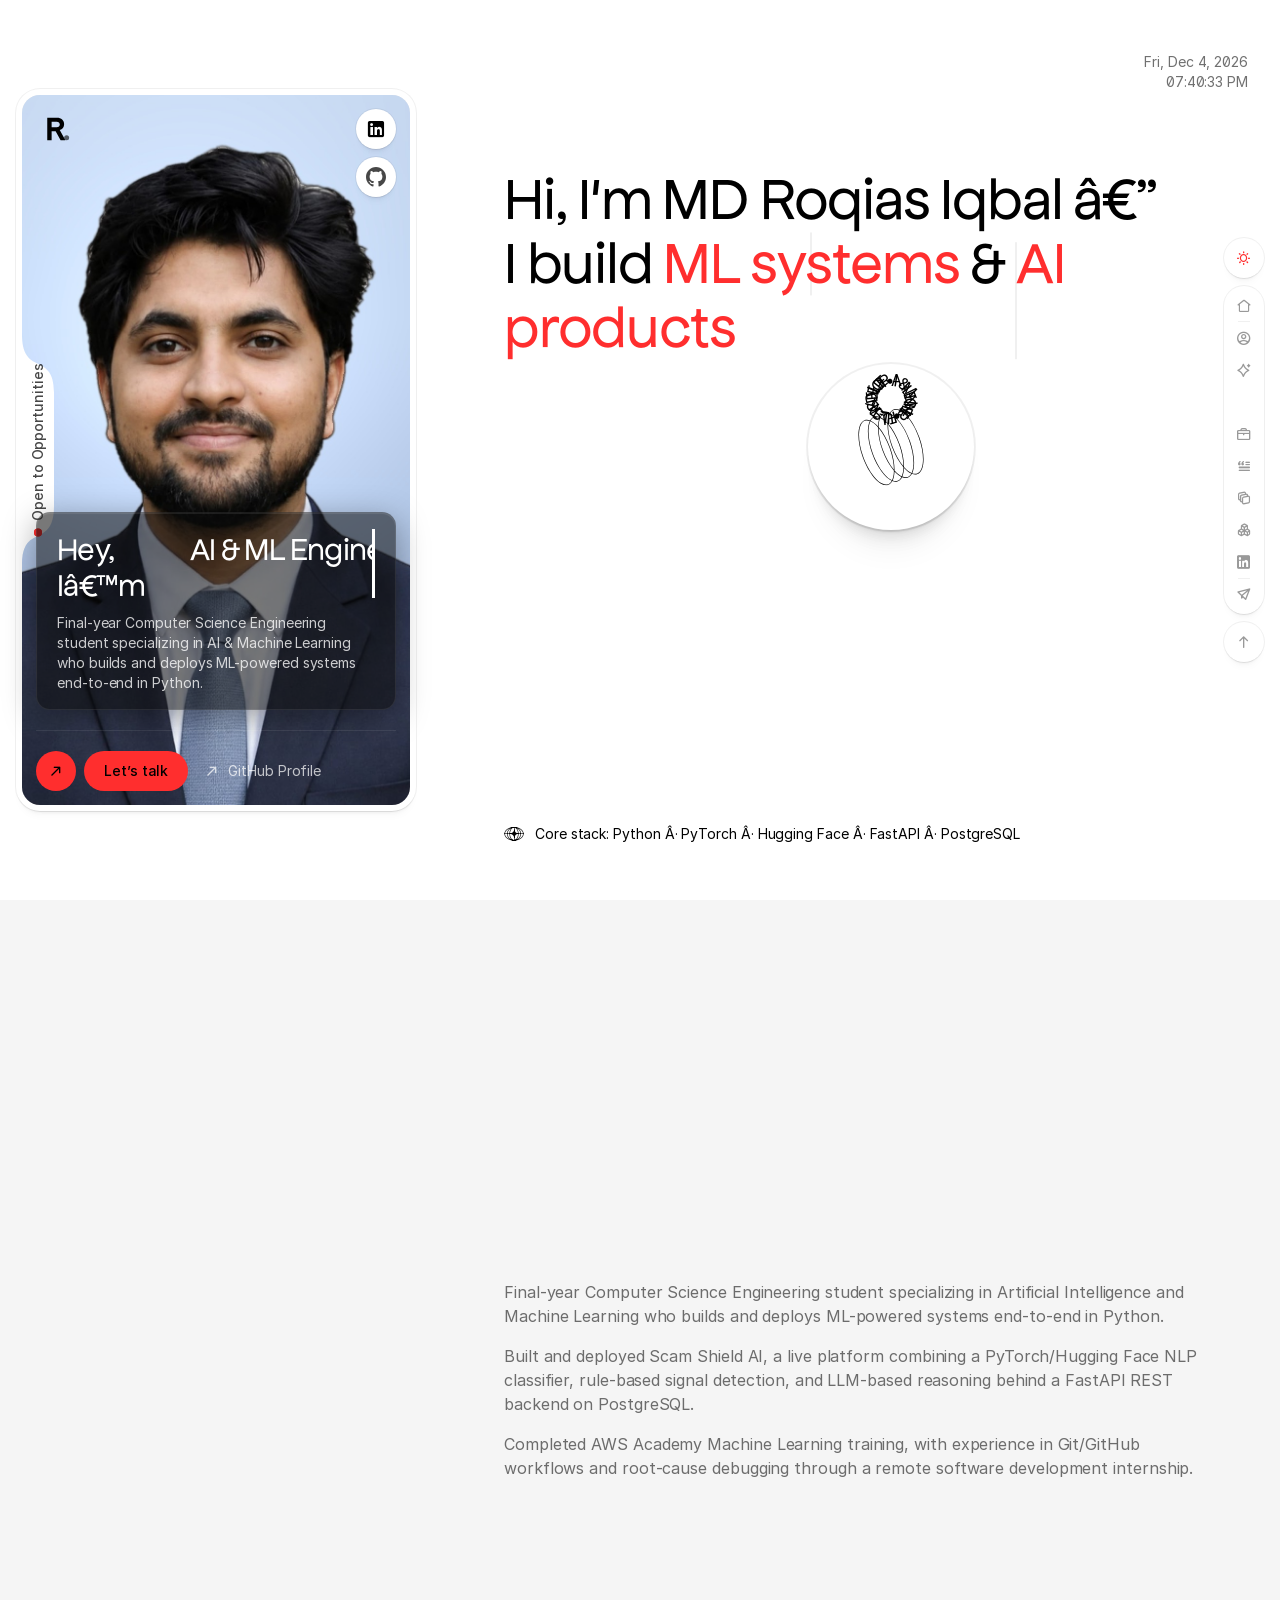
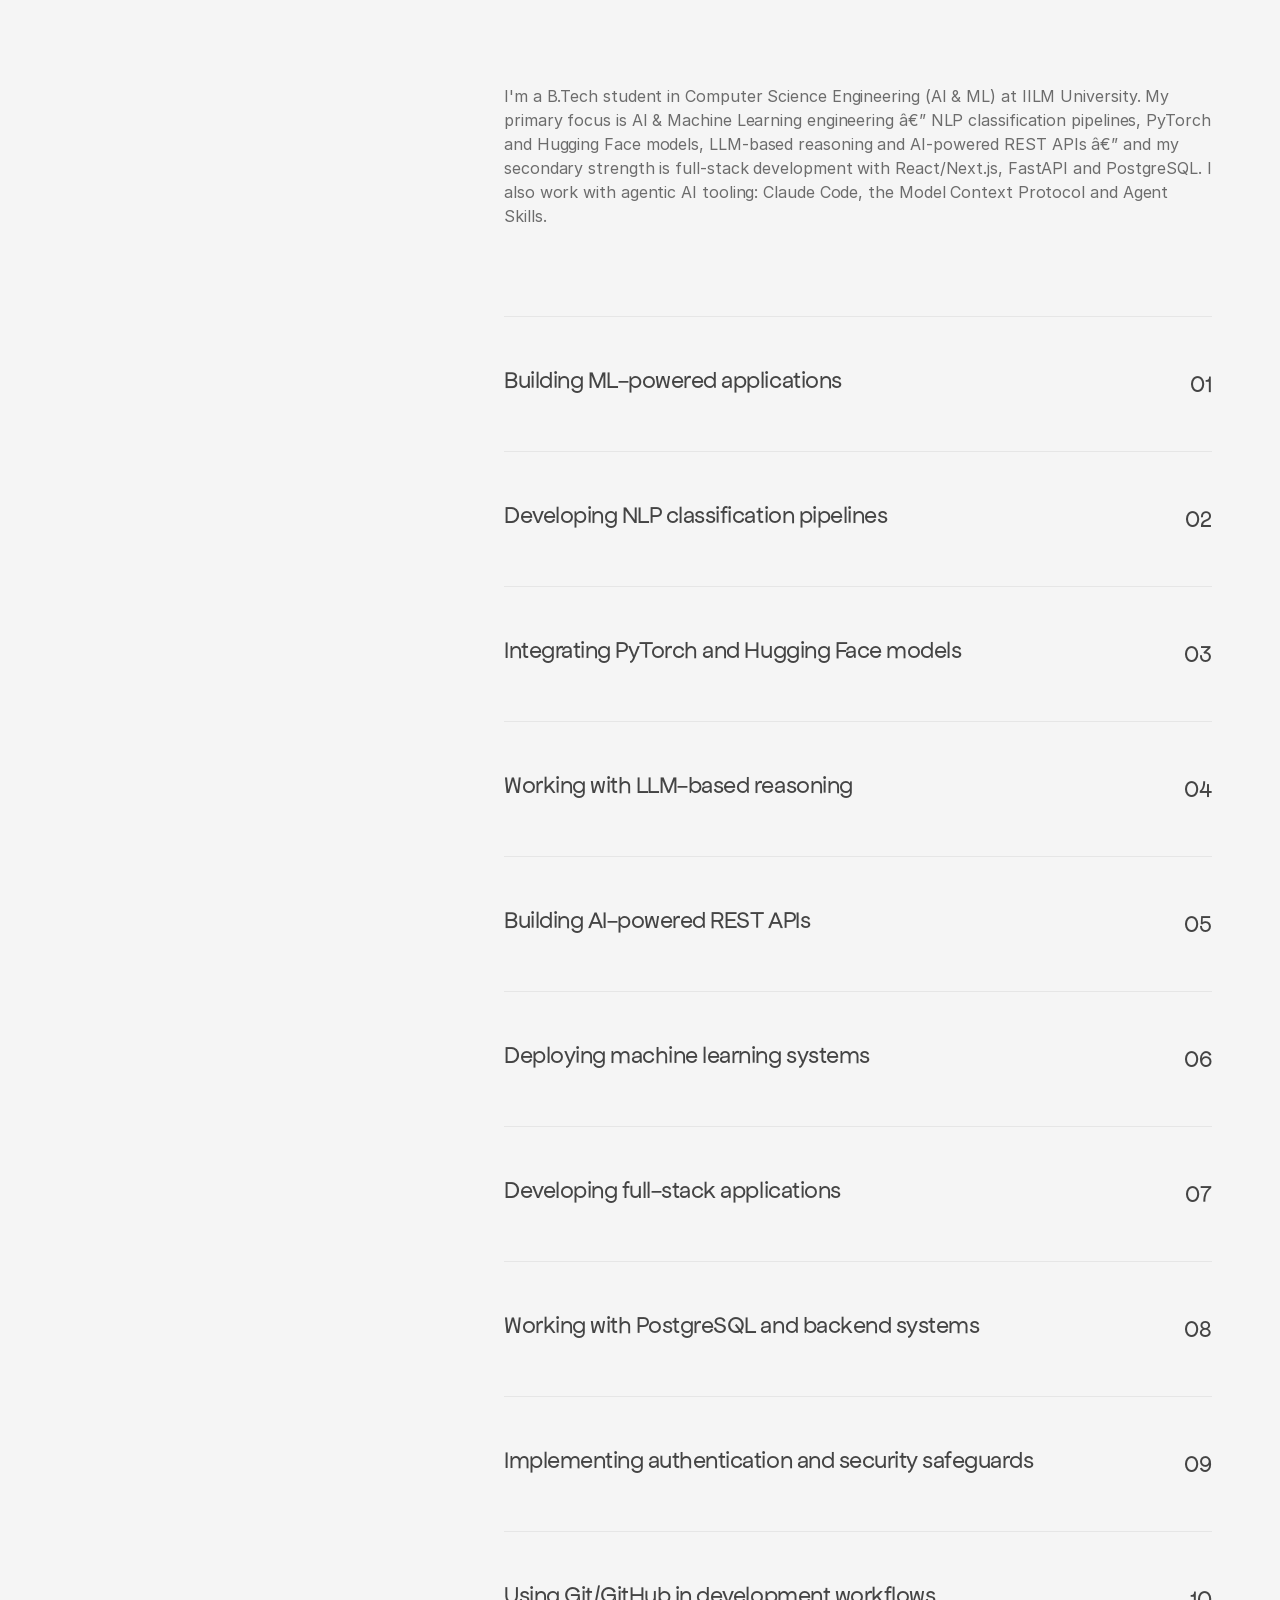
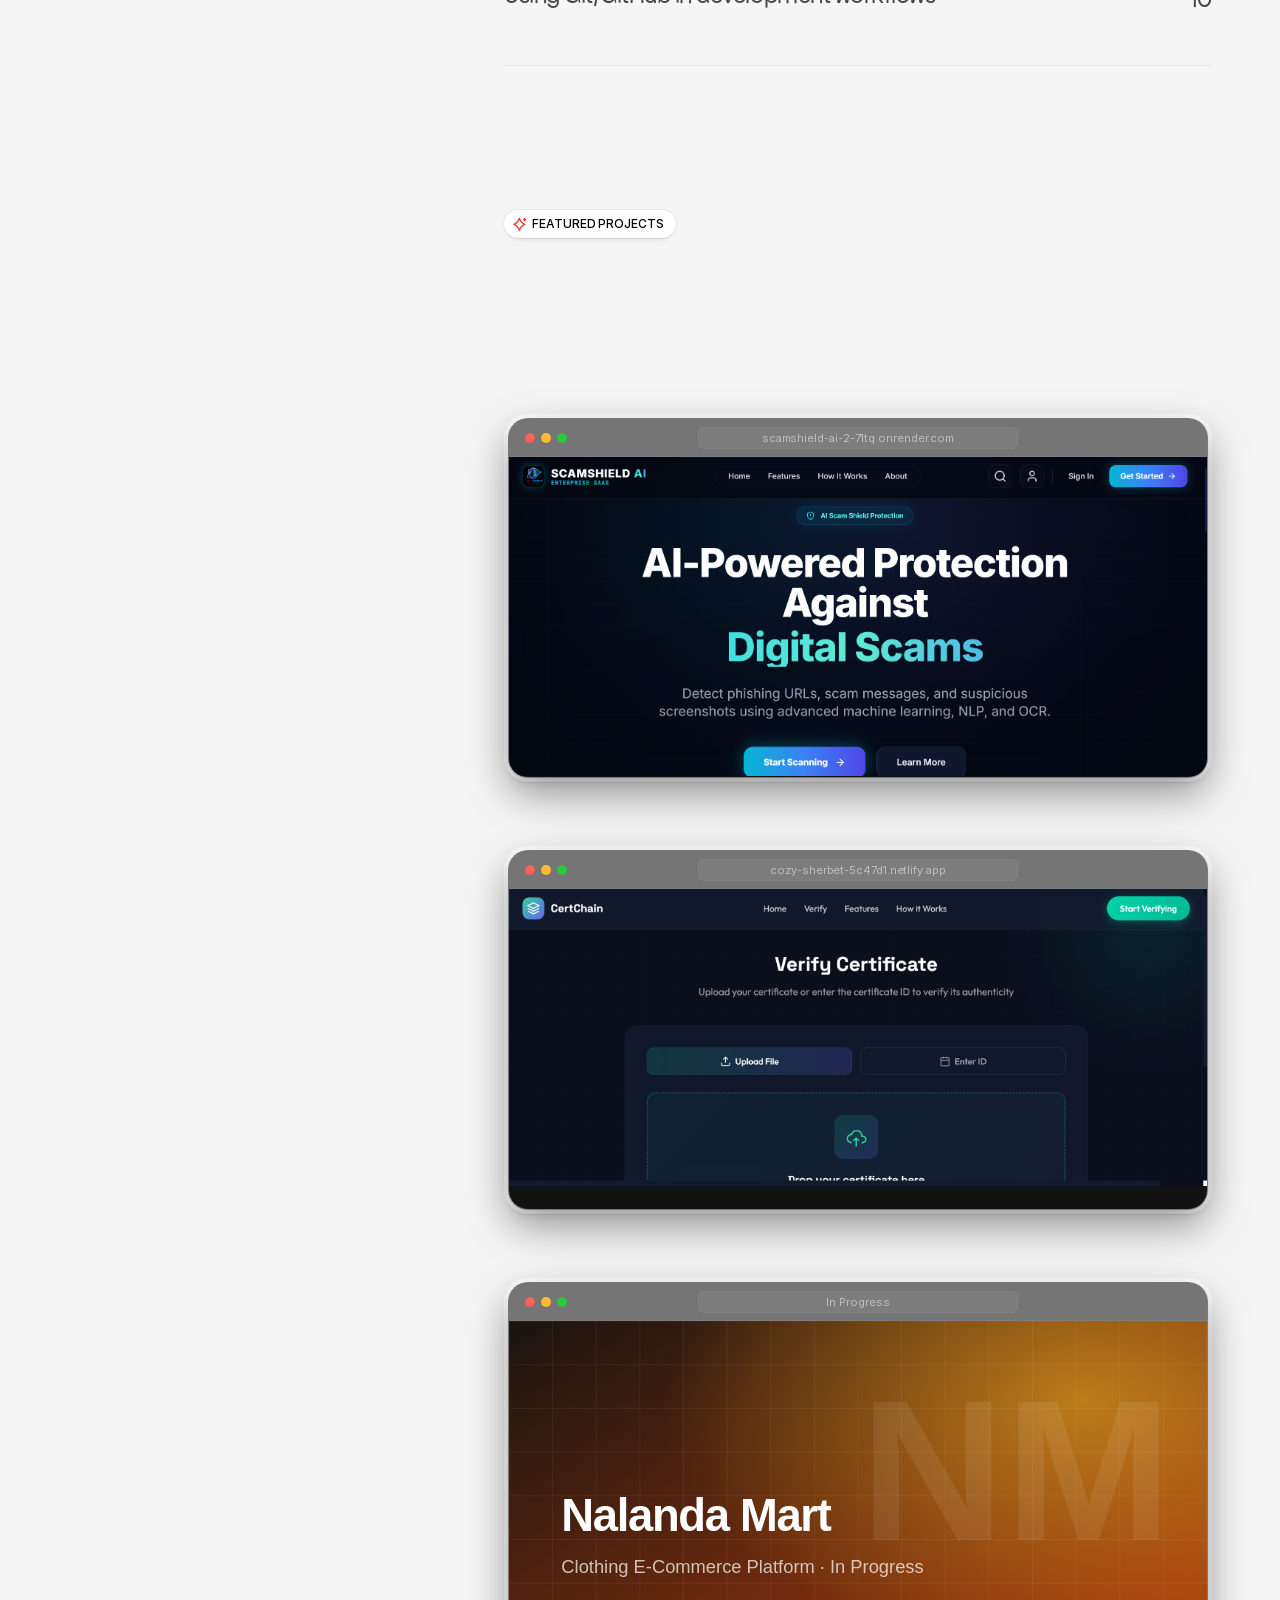
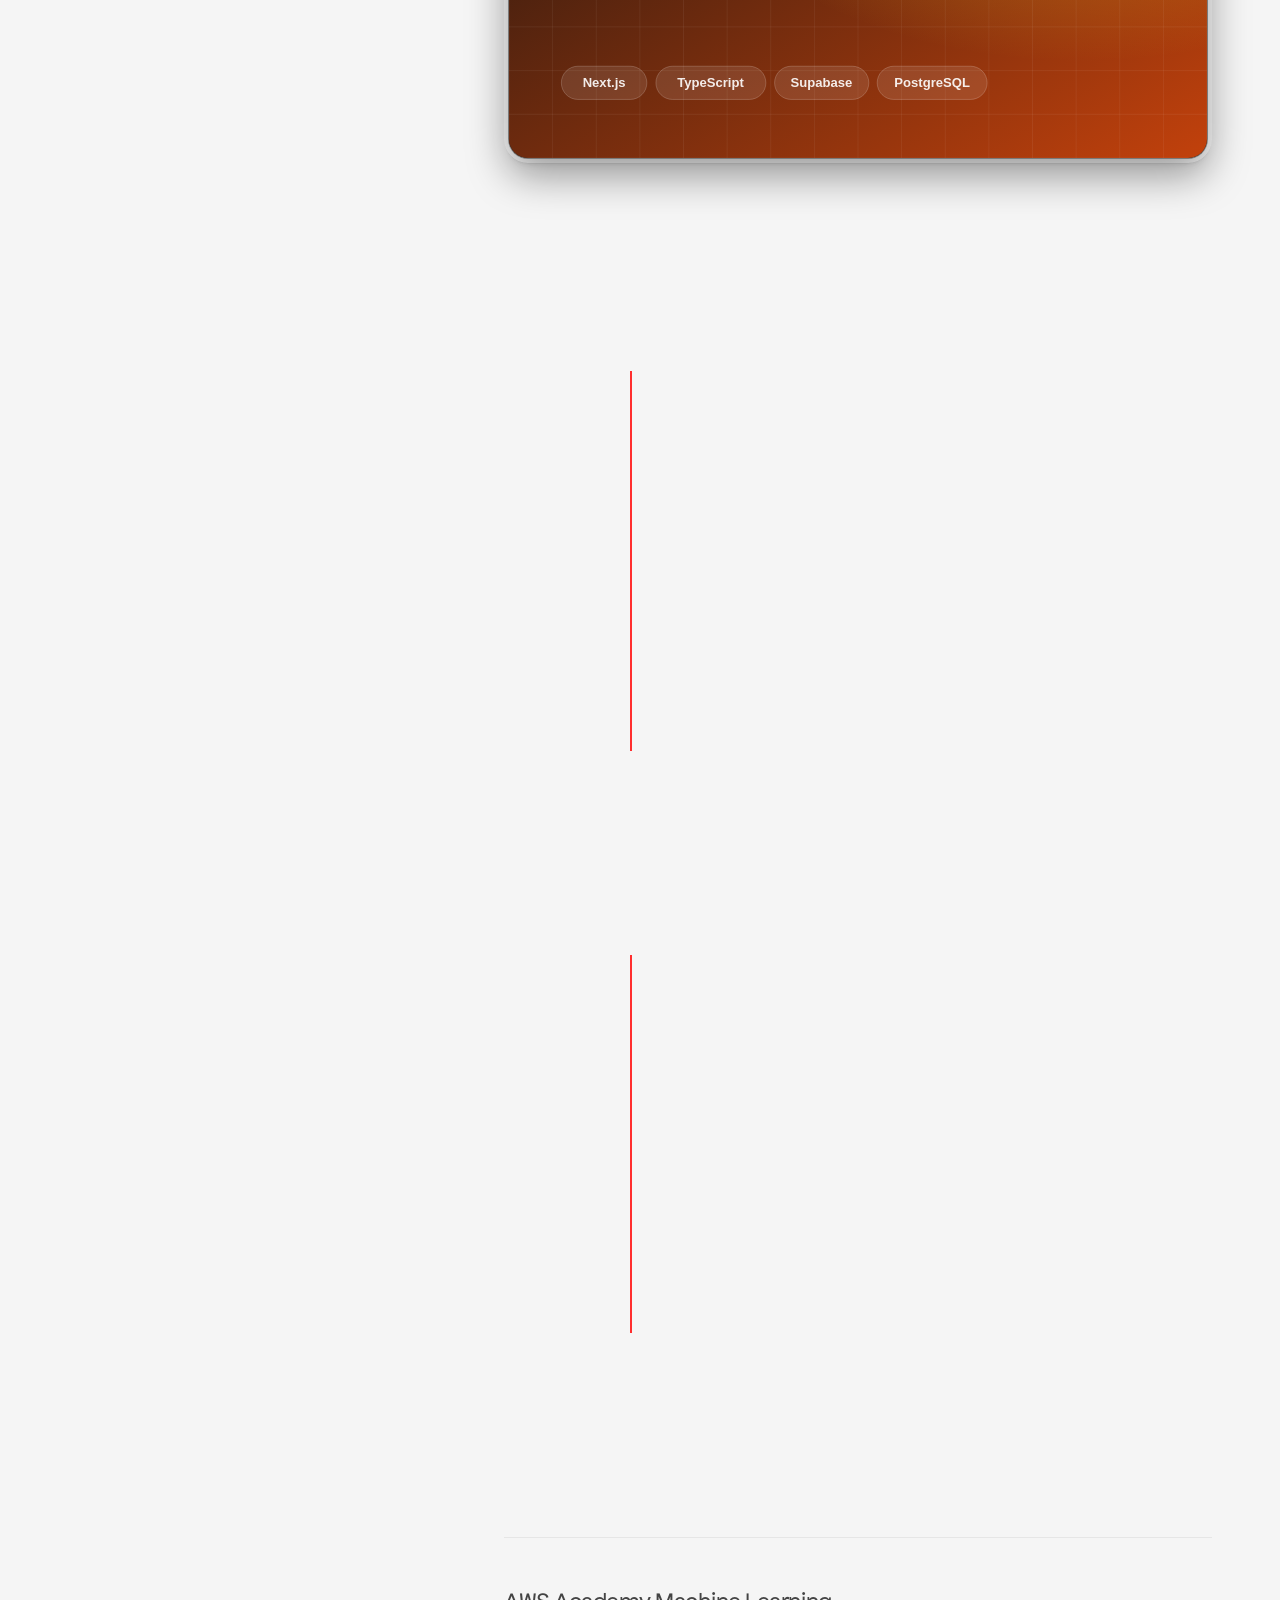
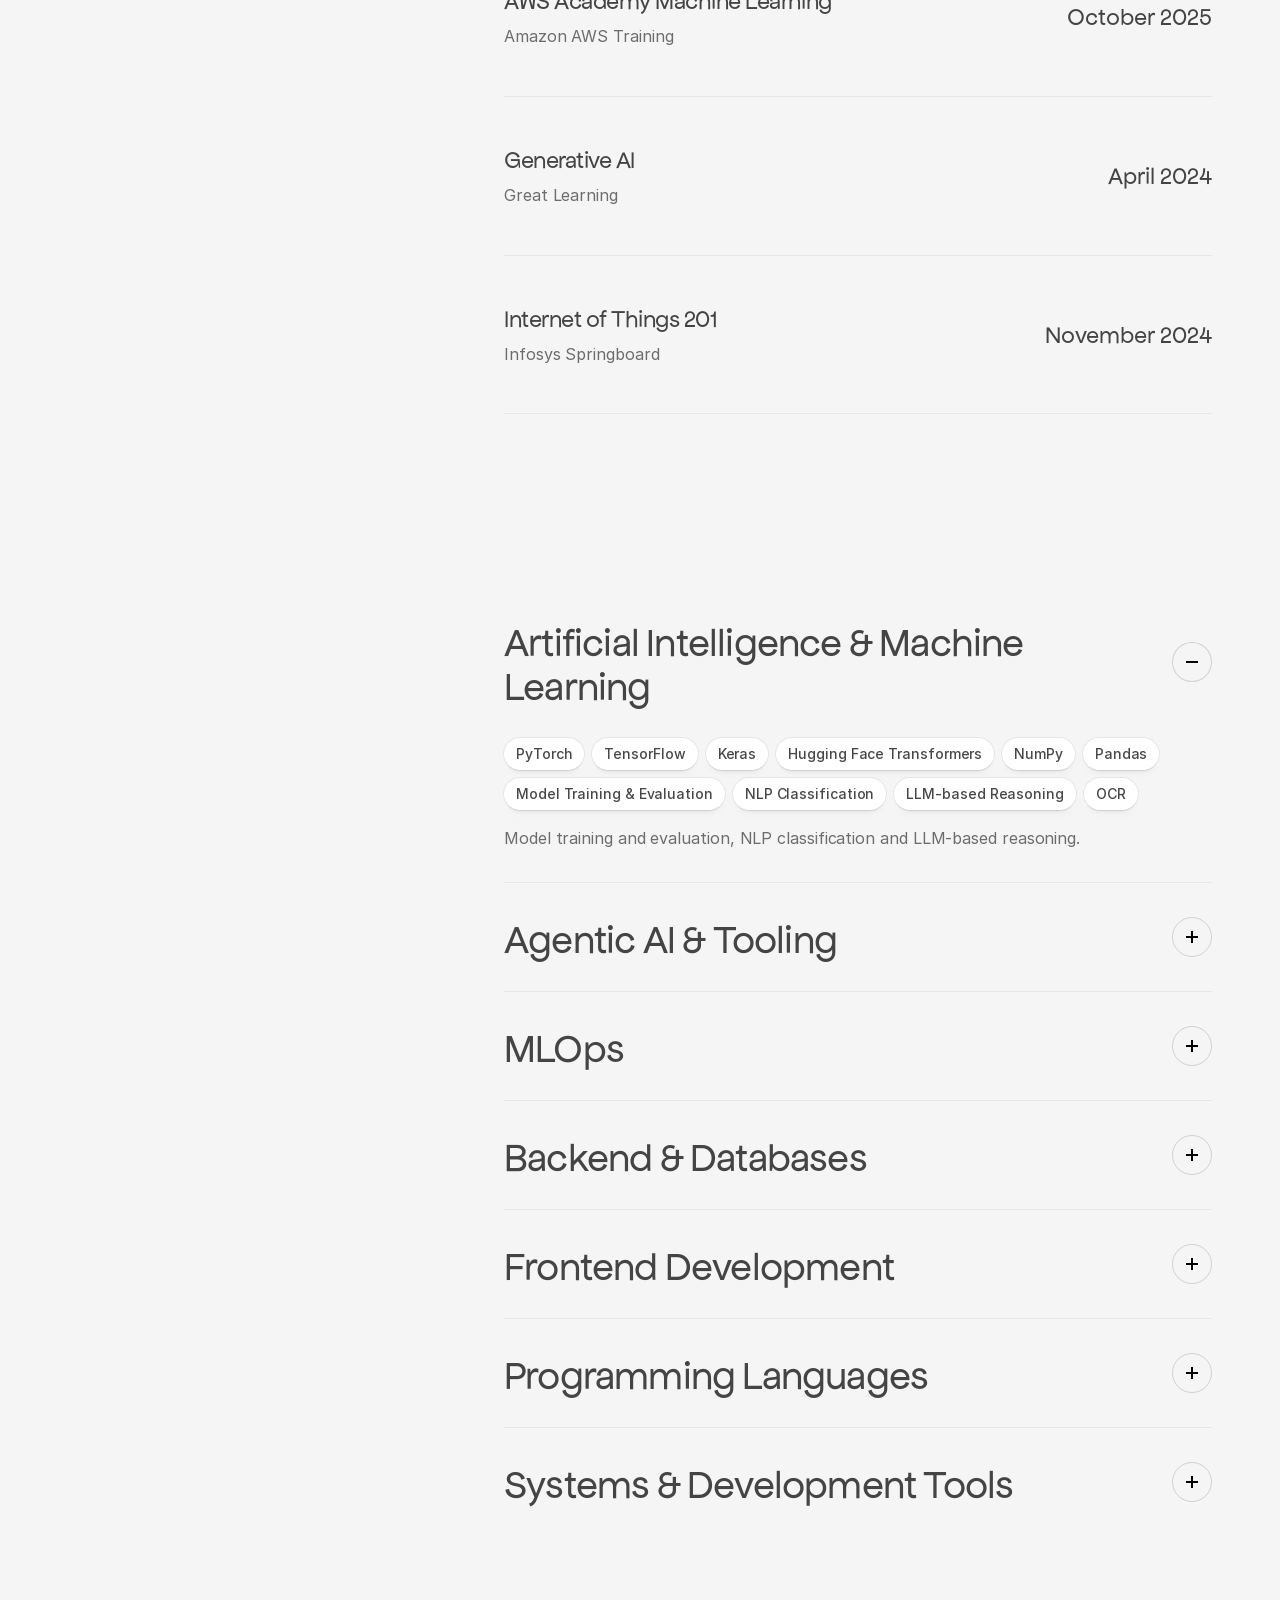
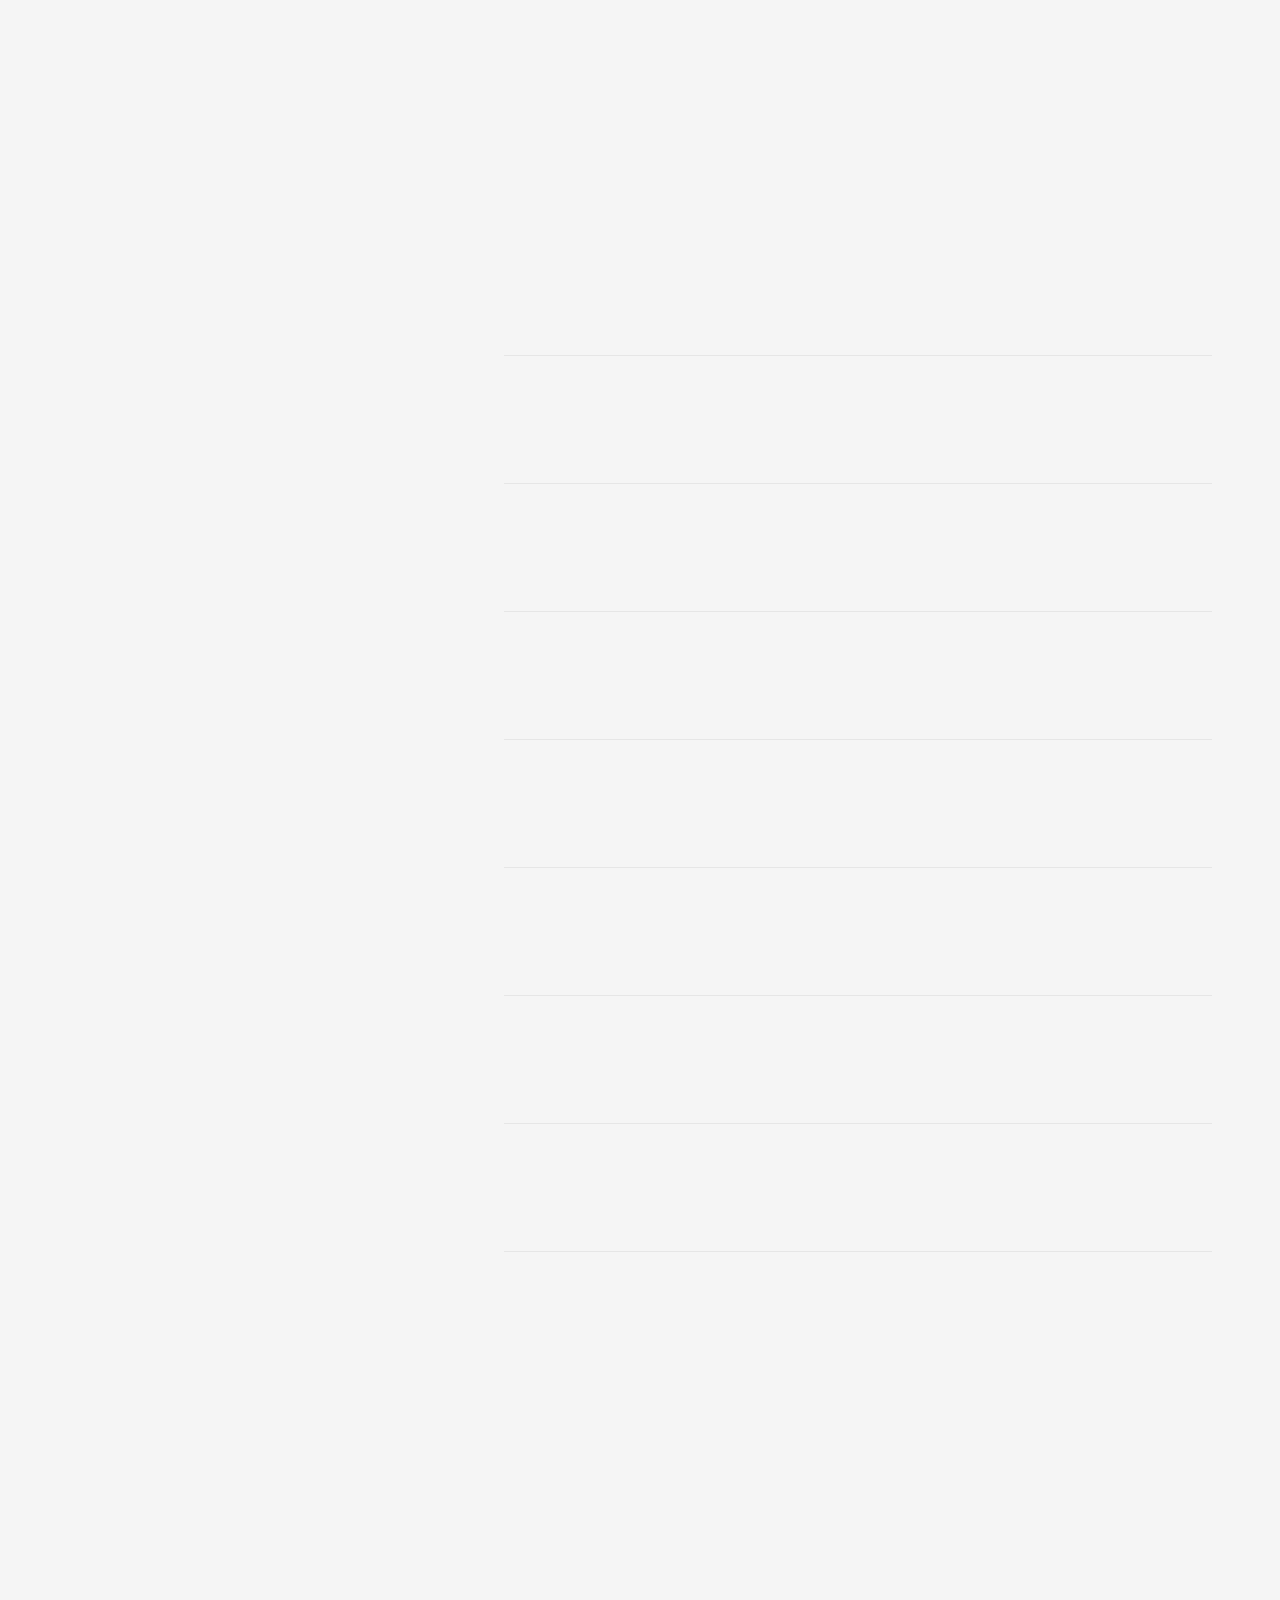
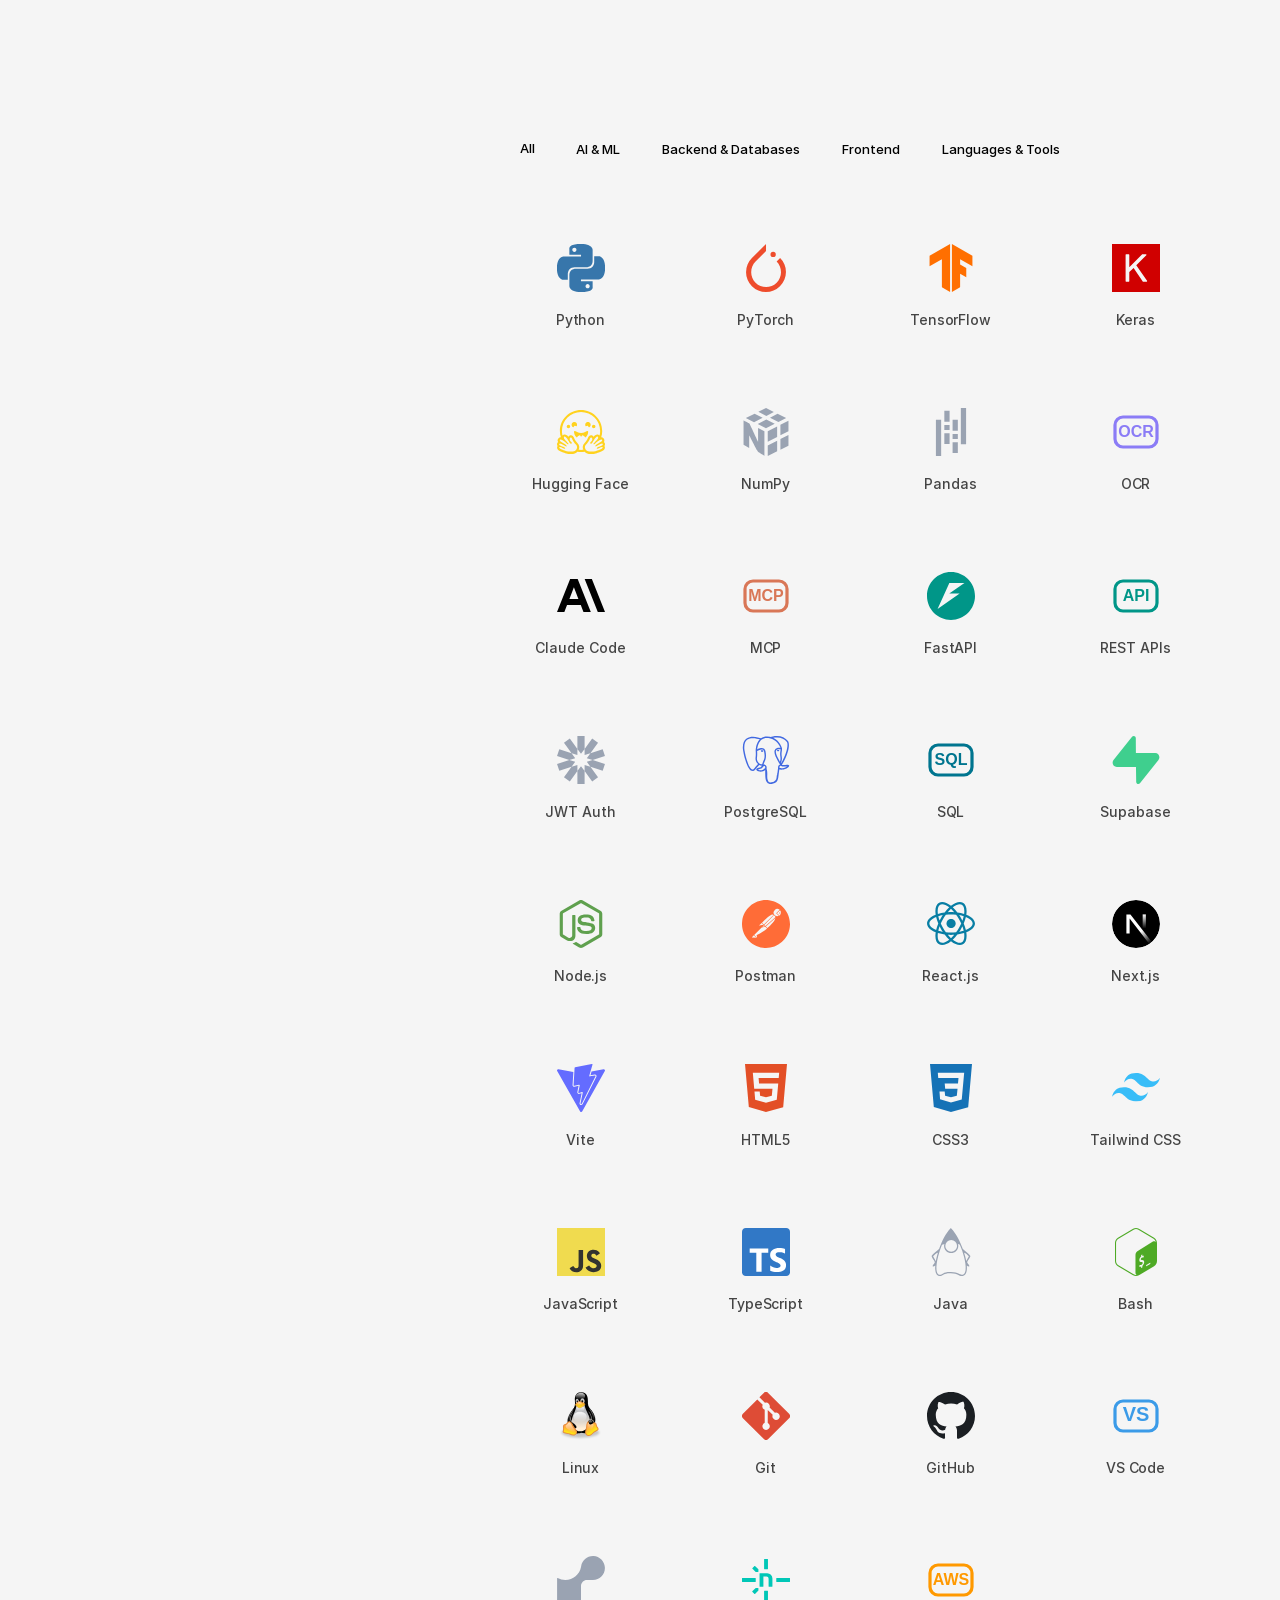
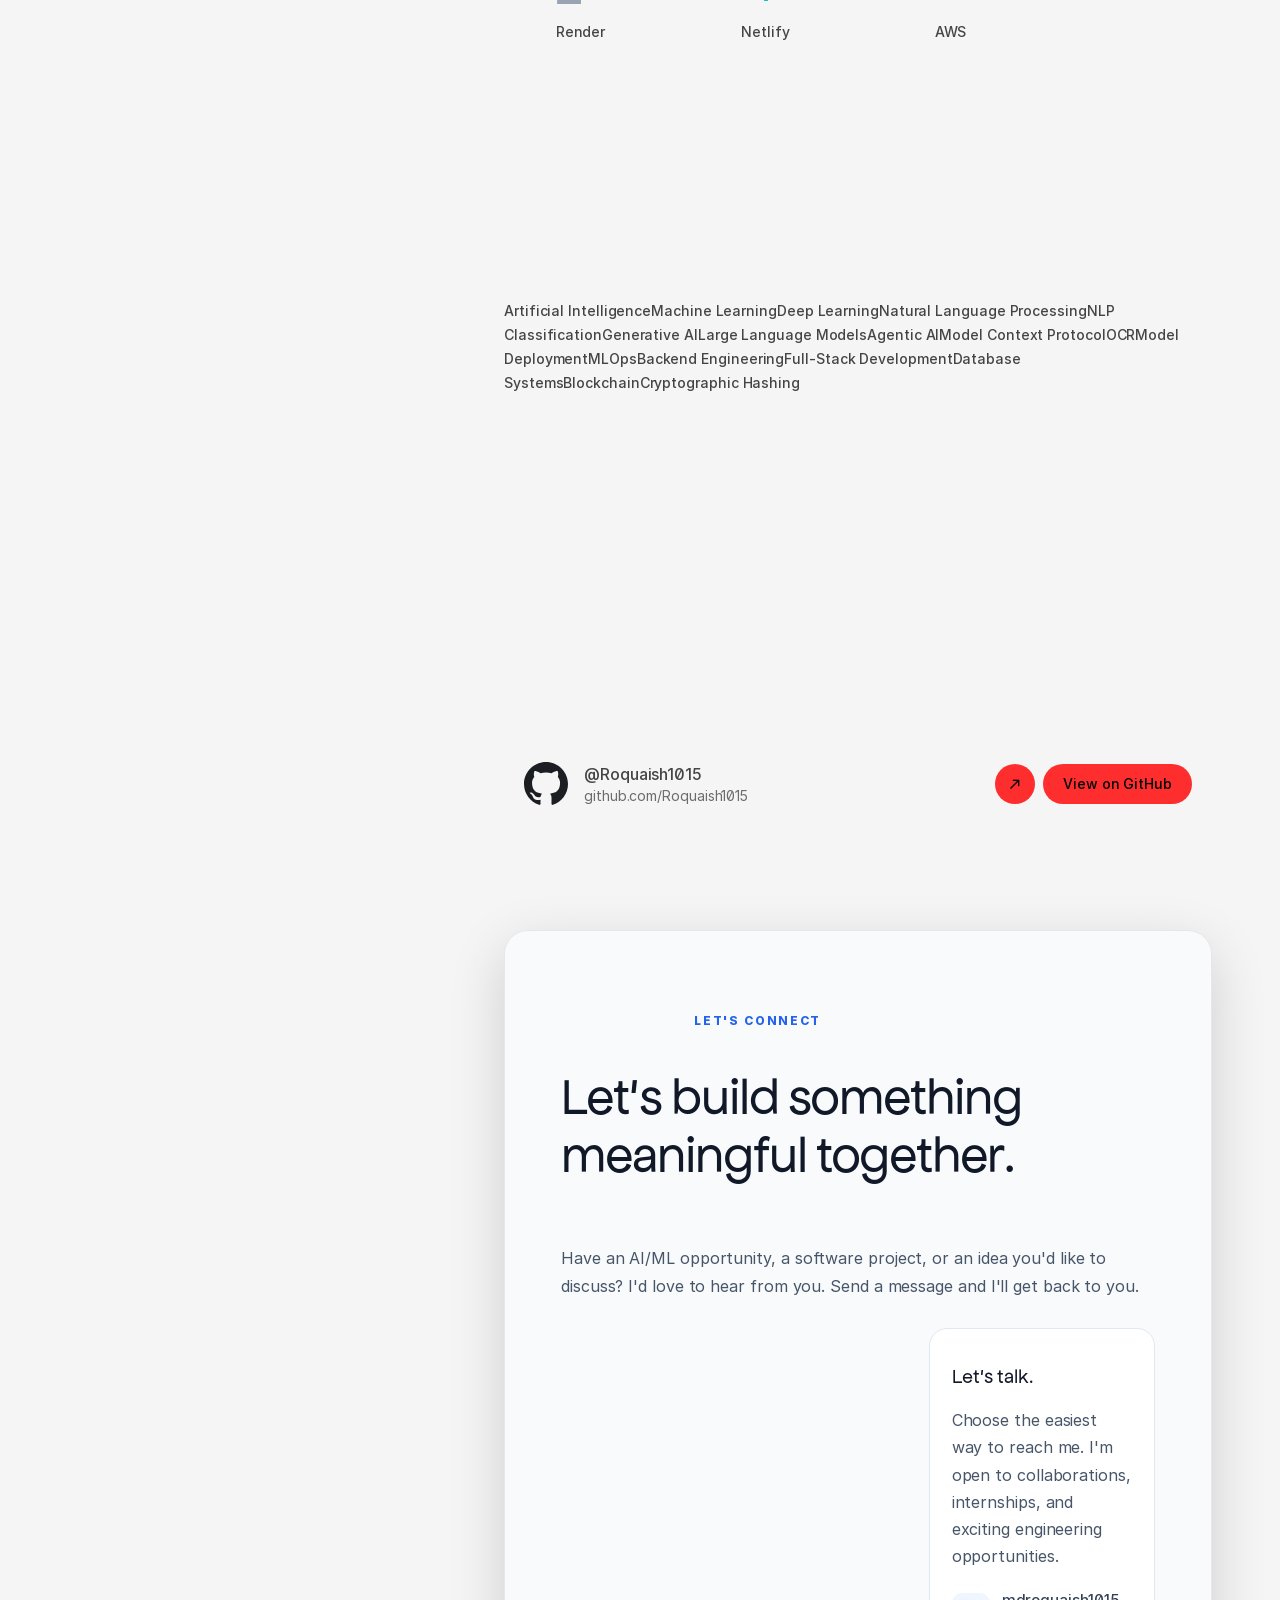
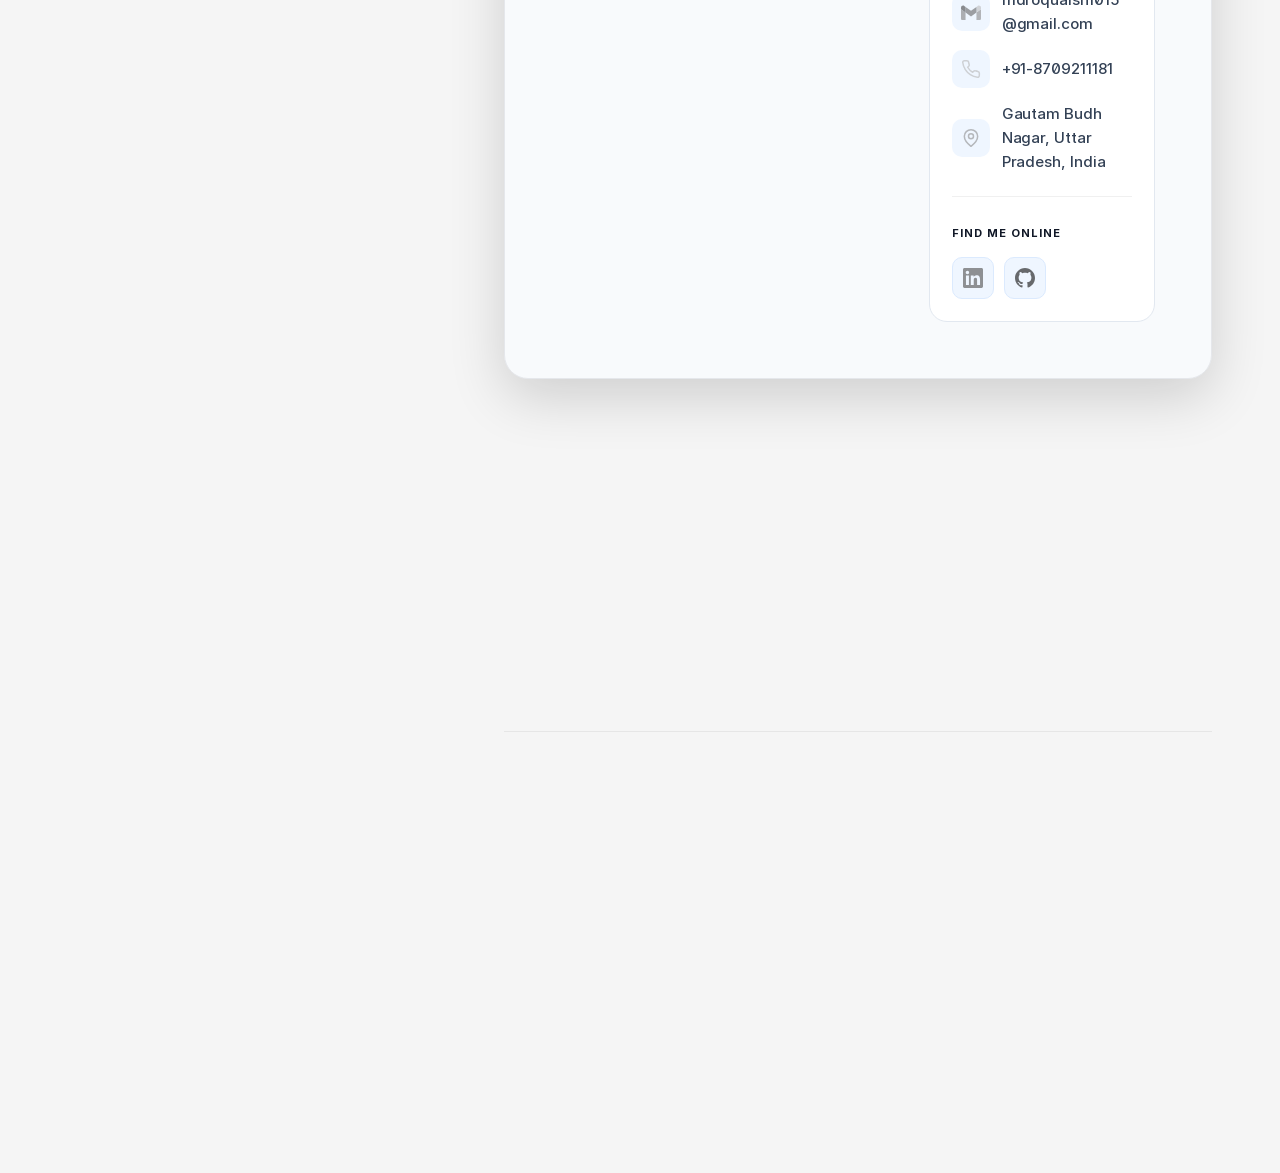
<file: index.html>
﻿<!DOCTYPE html><html lang="en-US"><head><meta charSet="utf-8"/><link rel="preconnect" href="/" crossorigin=""/><meta name="viewport" content="width=device-width, initial-scale=1, maximum-scale=5"/><link rel="stylesheet" href="_next/static/chunks/04za3hu5nilvo.css" data-precedence="next"/><link rel="stylesheet" href="_next/static/chunks/06ft1a_lwhqzl.css" data-precedence="next"/><script src="assets/js/main.js" defer></script><style id="contact-contrast-fix">
#contact.section-contact{background:#f8fafc!important;color:#111827!important;border:1px solid #e5e7eb;border-radius:24px;padding:clamp(28px,5vw,56px)!important;margin-top:32px;margin-bottom:32px;box-shadow:0 18px 55px rgba(0,0,0,.16)}
#contact .sect-tag{color:#475569!important}
#contact .s-title,#contact h2{color:#111827!important;opacity:1!important;text-shadow:none!important;line-height:1.12}
#contact .contact-eyebrow{display:inline-flex;align-items:center;gap:8px;color:#2563eb;font-size:12px;font-weight:800;letter-spacing:.14em;text-transform:uppercase;margin:22px 0 10px}
#contact .contact-lead{color:#475569!important;font-size:16px;line-height:1.75;max-width:620px;margin:16px 0 28px}
#contact .contact-grid{display:grid;grid-template-columns:minmax(0,1.2fr) minmax(220px,.8fr);gap:28px;align-items:start}
#contact .form-contact{margin:0}
#contact .form-content{display:grid;gap:14px}
#contact .field-ip{margin:0!important}
#contact .field-ip input,#contact .field-ip textarea{width:100%;background:#fff!important;color:#111827!important;border:1px solid #cbd5e1!important;border-radius:12px!important;padding:15px 16px!important;outline:none;box-shadow:none}
#contact .field-ip input::placeholder,#contact .field-ip textarea::placeholder{color:#64748b!important;opacity:1}
#contact .field-ip input:focus,#contact .field-ip textarea:focus{border-color:#2563eb!important;box-shadow:0 0 0 3px rgba(37,99,235,.13)!important}
#contact .field-ip textarea{min-height:140px;resize:vertical}
#contact .form-action{display:flex;flex-direction:column;gap:22px;margin-top:18px}
#contact .send-wrap .tf-btn{background:#111827!important;color:#fff!important;border:1px solid #111827!important;border-radius:999px;padding:14px 25px}
#contact .send-wrap .tf-btn span{color:#fff!important}
#contact .contact-side{background:#fff;border:1px solid #e2e8f0;border-radius:18px;padding:22px}
#contact .contact-side h3{color:#111827!important;font-size:20px;margin:0 0 8px}
#contact .contact-side p{color:#475569!important;line-height:1.7;margin:0 0 18px}
#contact .direct-contact-links{display:grid;gap:14px}
#contact .direct-contact-item{display:flex;align-items:center;gap:12px;color:#334155!important;min-width:0}
#contact .direct-contact-item .text-val{color:#334155!important;overflow-wrap:anywhere}
#contact .icon-wrapper-mini{width:38px;height:38px;display:grid;place-items:center;background:#eff6ff;border-radius:10px;flex:none}
#contact .social-connect-title-inline{color:#111827!important;font-weight:700}
#contact .social-connect-block-inline{margin-top:22px}
#contact .social-connect-btn-inline{background:#eff6ff;border:1px solid #dbeafe;border-radius:10px;padding:10px}
#contact .contact-note{font-size:13px;color:#64748b!important;margin-top:14px}
@media(max-width:767px){#contact .contact-grid{grid-template-columns:1fr}#contact.section-contact{border-radius:18px}}
</style></head><body><div hidden=""><!--$--><!--/$--></div><script>((a,b,c,d,e,f,g,h)=>{let i=document.documentElement,j=["light","dark"];function k(b){var c;(Array.isArray(a)?a:[a]).forEach(a=>{let c="class"===a,d=c&&f?e.map(a=>f[a]||a):e;c?(i.classList.remove(...d),i.classList.add(f&&f[b]?f[b]:b)):i.setAttribute(a,b)}),c=b,h&&j.includes(c)&&(i.style.colorScheme=c)}if(d)k(d);else try{let a=localStorage.getItem(b)||c,d=g&&"system"===a?window.matchMedia("(prefers-color-scheme: dark)").matches?"dark":"light":a;k(d)}catch(a){}})("data-theme","darkMode","dark",null,["light","dark"],null,false,true)</script><script type="application/ld+json">{"@context":"https://schema.org","@type":"Person","name":"MD Roqias Iqbal","jobTitle":"AI & Machine Learning Engineer","description":"Final-year Computer Science Engineering student specializing in AI & Machine Learning who builds and deploys ML-powered systems end-to-end in Python.","email":"mailto:mdroquaish1015@gmail.com","telephone":"+91-8709211181","address":{"@type":"PostalAddress","addressLocality":"Gautam Budh Nagar","addressRegion":"Uttar Pradesh","addressCountry":"IN"},"sameAs":["https://www.linkedin.com/in/roqais-iqbal-86bab1326/","https://github.com/Roquaish1015"]}</script><div class="preload preload-container bg-dark" id="preload" style="opacity:1;transition:opacity 0.6s ease"><div class="preload-logo"><div class="spinner"></div></div></div><div class="body-background"><div class="bg-item"><img alt="background" loading="lazy" width="1440" height="900" decoding="async" data-nimg="1" style="color:transparent" src="assets/images/item/cloud-bg.png"/></div><div class="bg-video video-light"><video class="video" src="assets/images/overlay-3.mp4" muted="" autoPlay="" loop="" playsInline=""></video><div class="overlay-1"></div></div></div><div class="action-open-mobile d-lg-none"><button type="button" aria-label="Open navigation menu" class="tf-btn-icon style-2" style="background:transparent;border:none;cursor:pointer;padding:0"><div class="btn-mobile-menu"><span></span></div></button><div class="nav-mobile-list"><ul class="nav-mobile-item"><li class="nav-item"><a href="#home" class="item-link scroll-link"><i class="icon icon-home"></i><p class="tool-tip text-caption">Home</p></a></li><li class="br-line"></li><li class="nav-item"><a href="#about" class="item-link scroll-link"><i class="icon icon-user-circle"></i><p class="tool-tip text-caption">About</p></a></li><li class="nav-item"><a href="#work" class="item-link scroll-link"><i class="icon icon-high-light"></i><p class="tool-tip text-caption">Projects</p></a></li><li class="nav-item"><a href="#experience" class="item-link scroll-link"><i class="icon icon-stack"></i><p class="tool-tip text-caption">Experience</p></a></li><li class="nav-item"><a href="#education" class="item-link scroll-link"><i class="icon icon-edu"></i><p class="tool-tip text-caption">Education</p></a></li><li class="nav-item"><a href="#certifications" class="item-link scroll-link"><i class="icon icon-tes"></i><p class="tool-tip text-caption">Certifications</p></a></li><li class="nav-item"><a href="#skills" class="item-link scroll-link"><i class="icon icon-service"></i><p class="tool-tip text-caption">Skills</p></a></li><li class="nav-item"><a href="#ai-ml" class="item-link scroll-link"><i class="icon icon-tech-stack"></i><p class="tool-tip text-caption">AI &amp; ML</p></a></li><li class="nav-item"><a href="#github" class="item-link scroll-link"><i class="icon icon-linkin"></i><p class="tool-tip text-caption">GitHub</p></a></li><li class="br-line"></li><li class="nav-item"><a href="#contact" class="item-link scroll-link"><i class="icon icon-send"></i><p class="tool-tip text-caption">Contact</p></a></li></ul></div></div><div class="overlay-pop"></div><div class="sidebar-tools pst-v1"><div class="nav-top"><div role="button" tabindex="0" aria-label="Switch to light theme" class="tf-btn-icon toggle-switch-mode active"><i class="icon icon-light"></i></div></div><ul class="nav-list"><li class="nav-item"><a href="#home" class="item-link scroll-link"><i class="icon icon-home"></i><p class="tool-tip text-caption">Home</p></a></li><li class="nav-item"><a href="#about" class="item-link scroll-link"><i class="icon icon-user-circle"></i><p class="tool-tip text-caption">About</p></a></li><li class="nav-item"><a href="#work" class="item-link scroll-link"><i class="icon icon-high-light"></i><p class="tool-tip text-caption">Projects</p></a></li><li class="nav-item"><a href="#experience" class="item-link scroll-link"><i class="icon icon-stack"></i><p class="tool-tip text-caption">Experience</p></a></li><li class="nav-item"><a href="#education" class="item-link scroll-link"><i class="icon icon-edu"></i><p class="tool-tip text-caption">Education</p></a></li><li class="nav-item"><a href="#certifications" class="item-link scroll-link"><i class="icon icon-tes"></i><p class="tool-tip text-caption">Certifications</p></a></li><li class="nav-item"><a href="#skills" class="item-link scroll-link"><i class="icon icon-service"></i><p class="tool-tip text-caption">Skills</p></a></li><li class="nav-item"><a href="#ai-ml" class="item-link scroll-link"><i class="icon icon-tech-stack"></i><p class="tool-tip text-caption">AI &amp; ML</p></a></li><li class="nav-item"><a href="#github" class="item-link scroll-link"><i class="icon icon-linkin"></i><p class="tool-tip text-caption">GitHub</p></a></li><li class="nav-item"><a href="#contact" class="item-link scroll-link"><i class="icon icon-send"></i><p class="tool-tip text-caption">Contact</p></a></li></ul><div class="nav-bottom"><a href="#home" aria-label="Scroll to top" class="tf-btn-icon go-top"><i class="icon icon-arrow-top"></i></a></div></div><main id="wrapper"><div class="tf-header-wrap"><a class="logo-site d-lg-none" aria-label="MD Roqias Iqbal Home" href="/"><svg width="40" height="40" class="" viewBox="0 0 64 64" fill="none" xmlns="http://www.w3.org/2000/svg" style="opacity:1;transition:opacity 0.3s ease"><path fill="black" style="transition:fill 0.3s ease" d="M18 50V14h15.5c7 0 11.5 4 11.5 10.2 0 4.6-2.7 8-7 9.4L47 50h-7.6l-8-14.6H25V50h-7Zm7-21h8.1c3.1 0 5-1.7 5-4.3s-1.9-4.4-5-4.4H25V29Z"></path><circle cx="49" cy="46" r="4" fill="black" opacity=".6"></circle></svg></a><div class="left"><div class="time-local text-body-3"><p class="date"></p><p class="clock"></p></div></div></div><div class="sidebar-user"><div class="wrap"><div class="user-image"><div class="image"><img alt="MD Roqias Iqbal" loading="lazy" width="468" height="856" decoding="async" data-nimg="1" class="image-switch" style="color:transparent" src="assets/images/photo-light.jpg"/></div><div class="meta-left d-none d-sm-block"><div class="bg-item-svg"><img alt="Image" loading="lazy" width="32" height="227" decoding="async" data-nimg="1" class="image-switch" style="color:transparent" src="assets/images/item/vector-user.svg"/></div><p class="avaiable-dot vertical text-body-3 text-black-72 fw-medium"><span class="text-vertical">Open to Opportunities</span><span class="dot"></span></p></div></div><div class="user-logo d-none d-lg-block"><svg width="40" height="40" class="" viewBox="0 0 64 64" fill="none" xmlns="http://www.w3.org/2000/svg" style="opacity:1;transition:opacity 0.3s ease"><path fill="black" style="transition:fill 0.3s ease" d="M18 50V14h15.5c7 0 11.5 4 11.5 10.2 0 4.6-2.7 8-7 9.4L47 50h-7.6l-8-14.6H25V50h-7Zm7-21h8.1c3.1 0 5-1.7 5-4.3s-1.9-4.4-5-4.4H25V29Z"></path><circle cx="49" cy="46" r="4" fill="black" opacity=".6"></circle></svg></div><ul class="tf-social-icon-2 user-social d-grid"><li><a href="https://www.linkedin.com/in/roqais-iqbal-86bab1326/" aria-label="LinkedIn" target="_blank" rel="noopener noreferrer"><i class="icon icon-linkin"></i></a></li><li><a href="https://github.com/Roquaish1015" aria-label="GitHub" target="_blank" rel="noopener noreferrer"><svg width="20" height="20" viewBox="0 0 24 24" fill="currentColor" style="display:inline-block;vertical-align:middle" xmlns="http://www.w3.org/2000/svg"><g opacity="0.72"><path d="M12 0c-6.626 0-12 5.373-12 12 0 5.302 3.438 9.8 8.207 11.387.599.111.793-.261.793-.577v-2.234c-3.338.726-4.033-1.416-4.033-1.416-.546-1.387-1.333-1.756-1.333-1.756-1.089-.745.083-.729.083-.729 1.205.084 1.839 1.237 1.839 1.237 1.07 1.834 2.807 1.304 3.492.997.107-.775.418-1.305.762-1.604-2.665-.305-5.467-1.334-5.467-5.931 0-1.311.469-2.381 1.236-3.221-.124-.303-.535-1.524.117-3.176 0 0 1.008-.322 3.301 1.23.957-.266 1.983-.399 3.003-.404 1.02.005 2.047.138 3.006.404 2.291-1.552 3.297-1.23 3.297-1.23.653 1.653.242 2.874.118 3.176.77.84 1.235 1.911 1.235 3.221 0 4.609-2.807 5.624-5.479 5.921.43.372.823 1.102.823 2.222v3.293c0 .319.192.694.801.576 4.765-1.589 8.199-6.086 8.199-11.386 0-6.627-5.373-12-12-12z"></path></g></svg></a></li></ul><div class="user-info"><p class="avaiable-dot text-body-3 fw-medium d-sm-none"><span class="dot"></span><span>Open to Opportunities</span></p><div class="user-text-glass"><h5 class="greeting letter-space--2 text-white animationtext clip">Hey, Iâ€™m<!-- --> <span class="cd-words-wrapper"><span class="item-text is-visible">Roqias</span><span class="item-text is-hidden">AI &amp; ML Engineer</span><span class="item-text is-hidden">NLP &amp; LLM Builder</span><span class="item-text is-hidden">Model Deployment</span><span class="item-text is-hidden">Full-Stack Developer</span></span></h5><p class="introduce text-white-56 letter-space--05 text-body-3">Final-year Computer Science Engineering student specializing in AI &amp; Machine Learning who builds and deploys ML-powered systems end-to-end in Python.</p></div><div class="br-line"></div><div class="action-group"><a href="#contact" class="tf-btn-action"><span class="ic-wrap"><i class="icon icon-arrow-right-top"></i></span><span class="text text-body-3 letter-space--05 fw-medium">Let’s talk</span><span class="ic-wrap"><i class="icon icon-arrow-right-top"></i></span></a><a href="https://github.com/Roquaish1015" class="action-down" target="_blank" rel="noopener noreferrer" aria-label="View GitHub profile"><i class="icon icon-arrow-right-top" aria-hidden="true"></i><span class="text-body-3">GitHub Profile</span></a></div></div></div></div><div class="main-content"><div class="container"><div class="row"><div class="col-lg-7 col-xl-8 ms-auto"><div class="wrap-container"><div id="home" class="section-intro flat-spacing"><div class="intro-author effectFade fadeUp no-div"><div class="author-image"><img alt="MD Roqias Iqbal" loading="lazy" width="23" height="31" decoding="async" data-nimg="1" style="color:transparent" src="assets/images/avatar/avatar-boy.png"/></div><div class="author-info letter-space--05"><p class="info_name text-black">MD Roqias Iqbal</p><p class="info_duty text-black-50 text-body-3">AI &amp; Machine Learning Engineer</p></div></div><h1 class="intro-title letter-space--2 ">Hi, I&#x27;m <!-- -->MD Roqias Iqbal<!-- --> â€” <br/>I build <span class="is-bg">ML systems</span> &amp; <span class="type-2 is-bg">AI products</span></h1><div class="intro-item"><div class="scribble-wrap"><svg class="scribble" viewBox="0 0 772 320" fill="none" xmlns="http://www.w3.org/2000/svg"><defs><linearGradient id="paint0_linear_268_462" x1="12" y1="107" x2="752" y2="66" gradientUnits="userSpaceOnUse"><stop offset="0" stop-color="#F5F5F5"></stop><stop class="bred" offset="0.466346" stop-color="#FF2E2E"></stop><stop offset="1" stop-color="#F5F5F5"></stop></linearGradient></defs><path id="scribblePath" d="M12 104.315C34.6667 116.269 92.8 137.913 144 128.853C208 117.528 317 33.5324 356 27.8698C395 22.2072 502 20 530 79.1463C557.711 137.682 582 217 477 281.743C423.902 314.483 308 281.433 365 188C422 94.5672 544 65.6205 597 81.6645C650 97.7085 732 88.2708 752 64.6767" stroke="url(#paint0_linear_268_462)" stroke-width="50" stroke-linecap="round" stroke-linejoin="round"></path></svg></div><div class="wg-curve-text"><div class="icon"><svg width="66" height="77" viewBox="0 0 66 77" fill="none" xmlns="http://www.w3.org/2000/svg"><path d="M36.0087 0.873025C43.5379 -1.39092 54.7025 10.7245 61.1553 28.2867L61.4572 29.1225C67.684 46.6467 66.8028 62.8769 59.3914 65.6003L59.0353 65.7187C57.4604 66.1922 55.7272 66.0345 53.9106 65.3315C52.9107 67.1734 51.5757 68.4719 49.9077 69.0848L49.5517 69.2032C47.8627 69.7111 45.9915 69.494 44.031 68.6556C43.0123 70.6987 41.611 72.1331 39.831 72.7872L39.475 72.9056C37.9 73.3792 36.1669 73.2214 34.3503 72.5184C33.3504 74.3604 32.0154 75.6588 30.3474 76.2717L29.9913 76.3901C22.4621 78.6546 11.2976 66.539 4.84471 48.9764C-1.71056 31.1351 -0.920706 14.4292 6.60864 11.6627L6.96468 11.5444C8.53922 11.071 10.2719 11.2285 12.0881 11.931C13.088 10.089 14.4242 8.79122 16.0923 8.17825L16.4483 8.05992C18.1368 7.55221 20.0078 7.76906 21.9678 8.60692C22.9864 6.56371 24.3889 5.12997 26.169 4.47585L26.525 4.35752C28.0993 3.88414 29.8323 4.04093 31.6481 4.74323C32.648 2.90144 33.9848 1.6043 35.6526 0.991355L36.0087 0.873025ZM35.8705 1.58443C34.3995 2.12506 33.1749 3.2743 32.2327 4.98624C38.9691 7.99365 46.7122 18.2732 51.6716 31.7712L51.9735 32.607C56.6603 45.7969 57.3186 58.2527 54.1982 64.7691C56.0249 65.4639 57.7021 65.5477 59.1734 65.0073C60.8518 64.3905 62.2076 62.9806 63.1915 60.8478C64.1769 58.7115 64.7669 55.8924 64.9241 52.5664C65.2383 45.9169 63.8179 37.3655 60.5622 28.5046C57.3065 19.6437 52.8526 12.2069 48.308 7.34263C46.0347 4.90959 43.7599 3.14315 41.6258 2.153C39.4951 1.16454 37.5489 0.967816 35.8705 1.58443ZM6.82655 12.2558C5.14794 12.8726 3.79152 14.2824 2.80758 16.4156C1.82222 18.552 1.23308 21.3706 1.07586 24.6967C0.761621 31.3462 2.18208 39.8975 5.43778 48.7585C8.69348 57.6194 13.1474 65.0562 17.692 69.9204C19.9653 72.3535 22.2392 74.1202 24.3733 75.1104C26.5043 76.0991 28.4509 76.2954 30.1295 75.6787C31.6006 75.1381 32.8226 73.9877 33.7648 72.2757C27.0291 69.2667 19.2871 58.9881 14.3283 45.4919C9.36933 31.9951 8.61515 19.1484 11.8009 12.4943C9.9744 11.7996 8.29774 11.7153 6.82655 12.2558ZM36.5261 62.8777C36.3921 66.5095 35.7585 69.6155 34.6378 71.956C36.4646 72.6508 38.1418 72.7347 39.6131 72.1942C41.1952 71.6128 42.4898 70.3262 43.4573 68.394C41.2039 67.3015 38.8467 65.4136 36.5261 62.8777ZM46.0097 59.3932C45.883 62.8289 45.3095 65.794 44.2991 68.0858C46.2875 68.9319 48.1076 69.073 49.6898 68.4918C51.1609 67.9512 52.3842 66.8013 53.3264 65.0894C50.9571 64.0312 48.463 62.0742 46.0097 59.3932ZM31.8516 5.74426C30.8663 7.88057 30.277 10.6994 30.1198 14.0253C30.1036 14.3692 30.0931 14.7181 30.0861 15.0719C34.3893 19.9995 38.5256 27.1199 41.5949 35.4736L41.8968 36.3094C44.7598 44.3666 46.1188 52.1502 46.0327 58.4733C46.2671 58.7384 46.501 58.9975 46.736 59.2491C49.0092 61.682 51.2833 63.4488 53.4173 64.439C53.4825 64.4693 53.5487 64.4973 53.6136 64.5261C53.6446 64.4618 53.6776 64.3979 53.7079 64.3323C54.6932 62.1959 55.2833 59.377 55.4405 56.0508C55.7547 49.4014 54.3343 40.8499 51.0786 31.9891C47.8229 23.1282 43.3689 15.6914 38.8243 10.8271C36.5511 8.39407 34.2762 6.62765 32.1421 5.63749C32.0763 5.60697 32.01 5.57889 31.9445 5.54988C31.9136 5.61406 31.8818 5.6787 31.8516 5.74426ZM12.2912 12.9311C11.3059 15.0675 10.7167 17.8862 10.5595 21.2122C10.2453 27.8617 11.6657 36.4131 14.9214 45.274C18.1771 54.1349 22.6311 61.5717 27.1757 66.436C29.4488 68.8689 31.7229 70.6357 33.8569 71.6259C33.9222 71.6562 33.9884 71.6841 34.0533 71.713C34.0843 71.6487 34.1172 71.5848 34.1475 71.5192C35.1329 69.3828 35.7229 66.5639 35.8802 63.2377C35.8964 62.8937 35.9057 62.5446 35.9126 62.1906C31.6099 57.263 27.4742 50.1426 24.4051 41.7895C21.3356 33.4353 19.8764 25.33 19.9657 18.7883C19.7318 18.5237 19.4985 18.265 19.264 18.014C16.9907 15.5809 14.7159 13.8146 12.5818 12.8244C12.516 12.7939 12.4496 12.7658 12.3842 12.7368C12.3532 12.801 12.3215 12.8656 12.2912 12.9311ZM22.2739 9.44015C21.3457 11.5497 20.7883 14.2922 20.6362 17.5098C20.62 17.8537 20.6094 18.2026 20.6025 18.5564C24.9056 23.484 29.042 30.6044 32.1113 38.9581L32.4132 39.7939C35.276 47.8507 36.6347 55.6339 36.5488 61.9569C36.7833 62.2222 37.0172 62.4818 37.2524 62.7336C39.4513 65.0871 41.6518 66.8155 43.7248 67.8223C44.653 65.7128 45.2117 62.9708 45.3638 59.7532C45.38 59.4093 45.3893 59.0601 45.3963 58.7061C41.0935 53.7785 36.9578 46.6581 33.8887 38.305C30.8192 29.9509 29.36 21.8455 29.4493 15.3038C29.2155 15.0393 28.9821 14.7805 28.7476 14.5295C26.5483 12.1756 24.3473 10.4468 22.2739 9.44015ZM20.5948 19.5153C20.6185 25.8361 22.0611 33.5779 24.9981 41.5716C27.935 49.5648 31.8472 56.3989 35.9212 61.2314C35.8973 54.9107 34.4551 47.1693 31.5182 39.176C28.5812 31.1824 24.669 24.3478 20.5948 19.5153ZM30.0776 16.0311C30.1013 22.3518 31.5448 30.0936 34.4818 38.0871C37.4187 46.0804 41.3317 52.914 45.4057 57.7465C45.3818 51.426 43.9387 43.6847 41.0019 35.6915C38.0648 27.6978 34.1518 20.8637 30.0776 16.0311ZM16.3102 8.77132C14.8391 9.31192 13.6146 10.4612 12.6723 12.1731C15.042 13.2311 17.5356 15.1889 19.9894 17.8703C20.1161 14.4345 20.6905 11.4691 21.7009 9.17733C19.7126 8.33121 17.8924 8.19006 16.3102 8.77132ZM26.3869 5.06892C24.8049 5.65025 23.5086 6.93577 22.5411 8.86757C24.7951 9.95982 27.1517 11.8492 29.473 14.3858C29.6069 10.7538 30.2415 7.64767 31.3622 5.30711C29.5355 4.61221 27.8582 4.52839 26.3869 5.06892Z" fill="black"></path></svg></div><div class="text-rotate"><div class="circle"><div class="text" id="circularText"></div></div></div></div></div><div class="box-counter effectFade fadeUp no-div"><div class="wg-counter"><p class="counter h1 d-flex font-2 letter-space--2"><span class="number" data-speed="1000" data-to="3">0</span></p><p class="text text-black-56 text-body-3">Projects built</p></div><div class="wg-counter"><p class="counter h1 d-flex font-2 letter-space--2"><span class="number" data-speed="1000" data-to="3">0</span></p><p class="text text-black-56 text-body-3">Certifications</p></div></div><p class="intro-client letter-space--05 text-body-3"><i class="icon icon-global-elip"></i>Core stack: Python Â· PyTorch Â· Hugging Face Â· FastAPI Â· PostgreSQL</p><div class="infiniteSlide-brand"></div></div><div id="about" class="section-about flat-spacing"><div class="sect-tag text-caption fw-medium effectFade fadeUp no-div"><i class="icon icon-user-circle"></i>Professional Summary</div><h2 class="s-title letter-space--2 text-black-72 split-text effect-blur-fade">Building ML-powered <br class="d-none d-lg-block"/>systems, from model <br class="d-none d-lg-block"/>to deployment</h2><div class="s-desc text-black-56 scrolling-effect effectTop"><p style="margin-bottom:16px">Final-year Computer Science Engineering student specializing in Artificial Intelligence and Machine Learning who builds and deploys ML-powered systems end-to-end in Python.</p><p style="margin-bottom:16px">Built and deployed Scam Shield AI, a live platform combining a PyTorch/Hugging Face NLP classifier, rule-based signal detection, and LLM-based reasoning behind a FastAPI REST backend on PostgreSQL.</p><p style="margin-bottom:16px">Completed AWS Academy Machine Learning training, with experience in Git/GitHub workflows and root-cause debugging through a remote software development internship.</p></div><div class="sect-tag text-caption fw-medium effectFade fadeUp no-div" style="margin-top:56px"><i class="icon icon-user-circle"></i>About Me</div><p class="s-desc text-black-56 scrolling-effect effectTop">I&#x27;m a B.Tech student in Computer Science Engineering (AI &amp; ML) at IILM University. My primary focus is AI &amp; Machine Learning engineering â€” NLP classification pipelines, PyTorch and Hugging Face models, LLM-based reasoning and AI-powered REST APIs â€” and my secondary strength is full-stack development with React/Next.js, FastAPI and PostgreSQL. I also work with agentic AI tooling: Claude Code, the Model Context Protocol and Agent Skills.</p><ul class="award-list" style="margin-top:40px"><li class="award-item"><a href="#work" style="cursor:default"><div class="left"><h6 class="award_name letter-space--2 text-black-72">Building ML-powered applications</h6></div><h6 class="award_year text-black-72">01</h6></a></li><li class="award-item"><a href="#work" style="cursor:default"><div class="left"><h6 class="award_name letter-space--2 text-black-72">Developing NLP classification pipelines</h6></div><h6 class="award_year text-black-72">02</h6></a></li><li class="award-item"><a href="#work" style="cursor:default"><div class="left"><h6 class="award_name letter-space--2 text-black-72">Integrating PyTorch and Hugging Face models</h6></div><h6 class="award_year text-black-72">03</h6></a></li><li class="award-item"><a href="#work" style="cursor:default"><div class="left"><h6 class="award_name letter-space--2 text-black-72">Working with LLM-based reasoning</h6></div><h6 class="award_year text-black-72">04</h6></a></li><li class="award-item"><a href="#work" style="cursor:default"><div class="left"><h6 class="award_name letter-space--2 text-black-72">Building AI-powered REST APIs</h6></div><h6 class="award_year text-black-72">05</h6></a></li><li class="award-item"><a href="#work" style="cursor:default"><div class="left"><h6 class="award_name letter-space--2 text-black-72">Deploying machine learning systems</h6></div><h6 class="award_year text-black-72">06</h6></a></li><li class="award-item"><a href="#work" style="cursor:default"><div class="left"><h6 class="award_name letter-space--2 text-black-72">Developing full-stack applications</h6></div><h6 class="award_year text-black-72">07</h6></a></li><li class="award-item"><a href="#work" style="cursor:default"><div class="left"><h6 class="award_name letter-space--2 text-black-72">Working with PostgreSQL and backend systems</h6></div><h6 class="award_year text-black-72">08</h6></a></li><li class="award-item"><a href="#work" style="cursor:default"><div class="left"><h6 class="award_name letter-space--2 text-black-72">Implementing authentication and security safeguards</h6></div><h6 class="award_year text-black-72">09</h6></a></li><li class="award-item"><a href="#work" style="cursor:default"><div class="left"><h6 class="award_name letter-space--2 text-black-72">Using Git/GitHub in development workflows</h6></div><h6 class="award_year text-black-72">10</h6></a></li></ul></div><div id="work" class="section-work flat-spacing"><div class="sect-tag text-caption fw-medium"><i class="icon icon-high-light"></i>Featured Projects</div><h2 class="s-title letter-space--2 text-black-72 split-text effect-blur-fade" style="margin-bottom:32px">Project Details &amp; Live Demonstrations</h2><div class="work-list element-sticky"><div class="sticky-item"><div class="wg-work"><div class="work-image browser-mockup"><div class="browser-header"><div class="browser-dots"><span class="b-dot b-red"></span><span class="b-dot b-yellow"></span><span class="b-dot b-green"></span></div><div class="browser-address">scamshield-ai-2-71tq.onrender.com</div></div><div class="browser-body"><img alt="Scam Shield AI" loading="lazy" width="800" height="500" decoding="async" data-nimg="1" class="work-screenshot" style="color:transparent" src="assets/images/projects/scam-shield.png"/></div></div><div class="wrap"><div class="work-content"><div class="w-image" style="background:rgba(10, 10, 10, 0.4);backdrop-filter:blur(12px);-webkit-backdrop-filter:blur(12px)"></div><div class="content"><div class="content-top"><h4 class="w-title letter-space--2 text-white-72">Scam Shield AI</h4><p class="text-body-3 text-white-56" style="margin-bottom:8px">Intelligent Scam Detection Platform</p><p class="w-desc text-white-56 text-body-3">Built and deployed a full-stack machine learning platform that analyzes text, emails, URLs, QR codes, and screenshots to generate an explainable risk score from 0â€“100.</p><div class="w-highlight"><div class="box-high"><p class="text-body-3 text-white-56">Year</p><p class="text-body-1 text-white-72">2025</p></div><div class="box-high"><p class="text-body-3 text-white-56">Status</p><p class="text-body-1 text-white-72">Live Â· Deployed</p></div></div><ul class="text-body-3 text-white-56" style="padding-left:16px;margin:0 0 12px"><li style="margin-bottom:3px">Built a multi-input scam detection platform.</li><li style="margin-bottom:3px">Designed a multi-stage detection pipeline combining an NLP classification model, rule-based signal detection, and LLM-based reasoning.</li><li style="margin-bottom:3px">Developed detection capabilities for phishing, payment, job, and investment scams.</li><li style="margin-bottom:3px">Exposed the detection pipeline through FastAPI REST endpoints.</li><li style="margin-bottom:3px">Designed PostgreSQL schemas for scan history, risk factors, and report generation.</li><li style="margin-bottom:3px">Implemented prompt-injection safeguards and input sanitization.</li><li style="margin-bottom:3px">Added JWT authentication to protect a system that processes untrusted user content through an LLM.</li></ul><div class="w-tag-list"><div class="tag"><span class="text-body-3 fw-medium text-white-72">Python</span></div><div class="tag"><span class="text-body-3 fw-medium text-white-72">PyTorch</span></div><div class="tag"><span class="text-body-3 fw-medium text-white-72">Hugging Face Transformers</span></div><div class="tag"><span class="text-body-3 fw-medium text-white-72">FastAPI</span></div><div class="tag"><span class="text-body-3 fw-medium text-white-72">PostgreSQL</span></div><div class="tag"><span class="text-body-3 fw-medium text-white-72">OCR</span></div><div class="tag"><span class="text-body-3 fw-medium text-white-72">React/Next.js</span></div></div></div><div class="content-bottom"><div class="br-line"></div><div class="group-action"><a href="https://scamshield-ai-2-71tq.onrender.com" target="_blank" rel="noopener noreferrer" class="tf-btn-action style-white"><span class="ic-wrap"><i class="icon icon-arrow-right-top"></i></span><span class="text text-body-3 letter-space--05 fw-medium">Visit Live Site</span><span class="ic-wrap"><i class="icon icon-arrow-right-top"></i></span></a><p class="text-white-40"><span class="text-white-72">01</span> / <!-- -->03</p></div><p class="text-body-3 text-white-56" style="margin-top:10px">Demo: <!-- -->Video walkthrough</p></div></div></div></div></div></div><div class="sticky-item"><div class="wg-work"><div class="work-image browser-mockup"><div class="browser-header"><div class="browser-dots"><span class="b-dot b-red"></span><span class="b-dot b-yellow"></span><span class="b-dot b-green"></span></div><div class="browser-address">cozy-sherbet-5c47d1.netlify.app</div></div><div class="browser-body"><img alt="Blockchain-Based Certificate Verification System" loading="lazy" width="800" height="500" decoding="async" data-nimg="1" class="work-screenshot" style="color:transparent" src="assets/images/projects/certificate-verification.png"/></div></div><div class="wrap"><div class="work-content"><div class="w-image" style="background:rgba(10, 10, 10, 0.4);backdrop-filter:blur(12px);-webkit-backdrop-filter:blur(12px)"></div><div class="content"><div class="content-top"><h4 class="w-title letter-space--2 text-white-72">Blockchain-Based Certificate Verification System</h4><p class="text-body-3 text-white-56" style="margin-bottom:8px">Tamper-proof certificate records</p><p class="w-desc text-white-56 text-body-3">Engineered a certificate verification system using SHA-based hashing to make certificate records tamper-proof and independently verifiable.</p><div class="w-highlight"><div class="box-high"><p class="text-body-3 text-white-56">Year</p><p class="text-body-1 text-white-72">2024</p></div><div class="box-high"><p class="text-body-3 text-white-56">Status</p><p class="text-body-1 text-white-72">Live Â· In production</p></div></div><ul class="text-body-3 text-white-56" style="padding-left:16px;margin:0 0 12px"><li style="margin-bottom:3px">Implemented certificate verification using cryptographic hashing.</li><li style="margin-bottom:3px">Developed the full certificate issuance-and-verification workflow.</li><li style="margin-bottom:3px">Focused on certificate authenticity and tamper detection.</li><li style="margin-bottom:3px">Deployed and maintained the project in production.</li></ul><div class="w-tag-list"><div class="tag"><span class="text-body-3 fw-medium text-white-72">JavaScript</span></div><div class="tag"><span class="text-body-3 fw-medium text-white-72">Blockchain</span></div><div class="tag"><span class="text-body-3 fw-medium text-white-72">SHA Cryptographic Hashing</span></div></div></div><div class="content-bottom"><div class="br-line"></div><div class="group-action"><a href="https://cozy-sherbet-5c47d1.netlify.app" target="_blank" rel="noopener noreferrer" class="tf-btn-action style-white"><span class="ic-wrap"><i class="icon icon-arrow-right-top"></i></span><span class="text text-body-3 letter-space--05 fw-medium">Visit Live Site</span><span class="ic-wrap"><i class="icon icon-arrow-right-top"></i></span></a><p class="text-white-40"><span class="text-white-72">02</span> / <!-- -->03</p></div></div></div></div></div></div></div><div class="sticky-item"><div class="wg-work"><div class="work-image browser-mockup"><div class="browser-header"><div class="browser-dots"><span class="b-dot b-red"></span><span class="b-dot b-yellow"></span><span class="b-dot b-green"></span></div><div class="browser-address">In Progress</div></div><div class="browser-body"><img alt="Nalanda Mart" loading="lazy" width="800" height="500" decoding="async" data-nimg="1" class="work-screenshot" style="color:transparent" src="assets/images/projects/nalanda-mart.svg"/></div></div><div class="wrap"><div class="work-content"><div class="w-image" style="background:rgba(10, 10, 10, 0.4);backdrop-filter:blur(12px);-webkit-backdrop-filter:blur(12px)"></div><div class="content"><div class="content-top"><h4 class="w-title letter-space--2 text-white-72">Nalanda Mart</h4><p class="text-body-3 text-white-56" style="margin-bottom:8px">Clothing E-Commerce Platform</p><p class="w-desc text-white-56 text-body-3">Building a full-stack e-commerce platform with authentication, a variant-based product catalog, and admin CRUD functionality using a relational PostgreSQL schema.</p><div class="w-highlight"><div class="box-high"><p class="text-body-3 text-white-56">Year</p><p class="text-body-1 text-white-72">In Progress</p></div><div class="box-high"><p class="text-body-3 text-white-56">Status</p><p class="text-body-1 text-white-72">In Progress</p></div></div><ul class="text-body-3 text-white-56" style="padding-left:16px;margin:0 0 12px"><li style="margin-bottom:3px">Developing a full-stack e-commerce application.</li><li style="margin-bottom:3px">Implementing authentication.</li><li style="margin-bottom:3px">Building a variant-based product catalog.</li><li style="margin-bottom:3px">Developing administrative CRUD functionality.</li><li style="margin-bottom:3px">Working with relational PostgreSQL database architecture.</li></ul><div class="w-tag-list"><div class="tag"><span class="text-body-3 fw-medium text-white-72">Next.js (App Router)</span></div><div class="tag"><span class="text-body-3 fw-medium text-white-72">TypeScript</span></div><div class="tag"><span class="text-body-3 fw-medium text-white-72">Supabase</span></div><div class="tag"><span class="text-body-3 fw-medium text-white-72">PostgreSQL</span></div></div></div><div class="content-bottom"><div class="br-line"></div><div class="group-action"><span class="text-body-3 fw-medium text-white-72">In Progress â€” not yet completed</span><p class="text-white-40"><span class="text-white-72">03</span> / <!-- -->03</p></div></div></div></div></div></div></div></div></div><div id="experience" class="section-education-experience flat-spacing"><div class="sect-tag text-caption fw-medium effectFade fadeUp no-div"><i class="icon icon-stack"></i>Work Experience</div><div class="timeline scroll-down"><div class="timeline-line"><div class="prg-line"></div></div><div class="timeline-item effectFade fadeUp no-div"><p class="timeline-date text-black-56">Jun 2025 â€“ Jul 2025</p><div class="timeline-dot"></div><div class="timeline-content"><div class="icon"><img alt="Image" loading="lazy" width="32" height="32" decoding="async" data-nimg="1" class="image-switch" style="color:transparent" src="assets/images/logo/logo-3.svg"/></div><p class="timeline-role fw-medium text-black-72">Software Development Intern</p><p class="timeline-desc text-body-3 text-black-72" style="margin-bottom:6px">Code Alpha Ltd.<!-- --> â€¢ Remote</p><ul class="timeline-desc text-body-3 text-black-56" style="padding-left:18px;margin:8px 0 0"><li style="margin-bottom:6px">Built and debugged responsive, cross-browser web applications.</li><li style="margin-bottom:6px">Used root-cause analysis to resolve production issues and improve performance.</li><li style="margin-bottom:6px">Collaborated with a remote engineering team using Agile workflows.</li><li style="margin-bottom:6px">Participated in code reviews.</li><li style="margin-bottom:6px">Followed Git/GitHub best practices.</li><li style="margin-bottom:6px">Contributed to a production-level codebase.</li><li style="margin-bottom:6px">Gained exposure to the full Software Development Life Cycle, from requirements to deployment.</li></ul></div></div></div></div><div id="education" class="section-education-experience flat-spacing"><div class="sect-tag text-caption fw-medium effectFade fadeUp no-div"><i class="icon icon-edu"></i>Education</div><div class="timeline scroll-down"><div class="timeline-line"><div class="prg-line"></div></div><div class="timeline-item effectFade fadeUp no-div"><p class="timeline-date text-black-56">2023 â€“ 2027</p><div class="timeline-dot"></div><div class="timeline-content"><div class="icon"><img alt="Image" loading="lazy" width="32" height="32" decoding="async" data-nimg="1" class="image-switch" style="color:transparent" src="assets/images/logo/logo-3.svg"/></div><p class="timeline-role fw-medium text-black-72">Bachelor of Technology (B.Tech)</p><p class="timeline-desc text-body-3 text-black-72" style="margin-bottom:6px">IILM University</p><p class="timeline-desc text-body-3 text-black-56">Computer Science Engineering â€” Artificial Intelligence &amp; Machine Learning</p></div></div><div class="timeline-item effectFade fadeUp no-div"><p class="timeline-date text-black-56">2021 â€“ 2023</p><div class="timeline-dot"></div><div class="timeline-content"><div class="icon"><img alt="Image" loading="lazy" width="32" height="32" decoding="async" data-nimg="1" class="image-switch" style="color:transparent" src="assets/images/logo/logo-3.svg"/></div><p class="timeline-role fw-medium text-black-72">Diploma in Computer Science Engineering</p><p class="timeline-desc text-body-3 text-black-72" style="margin-bottom:6px">Mansarovar Global University</p></div></div></div></div><div id="certifications" class="section-about flat-spacing"><div class="sect-tag text-caption fw-medium effectFade fadeUp no-div"><i class="icon icon-tes"></i>Certifications</div><ul class="award-list"><li class="award-item"><a href="#certifications" style="cursor:default"><div class="left"><h6 class="award_name letter-space--2 text-black-72">AWS Academy Machine Learning</h6><p class="award_desc text-black-56">Amazon AWS Training</p></div><h6 class="award_year text-black-72">October 2025</h6></a></li><li class="award-item"><a href="#certifications" style="cursor:default"><div class="left"><h6 class="award_name letter-space--2 text-black-72">Generative AI</h6><p class="award_desc text-black-56">Great Learning</p></div><h6 class="award_year text-black-72">April 2024</h6></a></li><li class="award-item"><a href="#certifications" style="cursor:default"><div class="left"><h6 class="award_name letter-space--2 text-black-72">Internet of Things 201</h6><p class="award_desc text-black-56">Infosys Springboard</p></div><h6 class="award_year text-black-72">November 2024</h6></a></li></ul></div><div id="skills" class="section-service flat-spacing"><div class="sect-tag text-caption fw-medium effectFade fadeUp no-div mb-0"><i class="icon icon-service"></i>Technical Skills</div><div id="accordion-service"><div class="service-accordion_item scrolling-effect effectBottom"><a href="#skill-ai" class="accordion-action" data-bs-toggle="collapse" data-bs-target="#skill-ai" aria-expanded="true" aria-controls="skill-ai"><h4 class="text letter-space--2 text-black-72">Artificial Intelligence &amp; Machine Learning</h4><div class="ic-wrap"><span class="ic-accordion-custom"></span></div></a><div id="skill-ai" class="collapse show" data-bs-parent="#accordion-service"><div class="accordion-content"><div class="service-tag"><span class="tag-item text-body-3 fw-medium text-black-72">PyTorch</span><span class="tag-item text-body-3 fw-medium text-black-72">TensorFlow</span><span class="tag-item text-body-3 fw-medium text-black-72">Keras</span><span class="tag-item text-body-3 fw-medium text-black-72">Hugging Face Transformers</span><span class="tag-item text-body-3 fw-medium text-black-72">NumPy</span><span class="tag-item text-body-3 fw-medium text-black-72">Pandas</span><span class="tag-item text-body-3 fw-medium text-black-72">Model Training &amp; Evaluation</span><span class="tag-item text-body-3 fw-medium text-black-72">NLP Classification</span><span class="tag-item text-body-3 fw-medium text-black-72">LLM-based Reasoning</span><span class="tag-item text-body-3 fw-medium text-black-72">OCR</span></div><p class="service-desc text-black-56">Model training and evaluation, NLP classification and LLM-based reasoning.</p></div></div></div><div class="service-accordion_item scrolling-effect effectBottom"><a href="#skill-agentic" class="accordion-action collapsed" data-bs-toggle="collapse" data-bs-target="#skill-agentic" aria-expanded="false" aria-controls="skill-agentic"><h4 class="text letter-space--2 text-black-72">Agentic AI &amp; Tooling</h4><div class="ic-wrap"><span class="ic-accordion-custom"></span></div></a><div id="skill-agentic" class="collapse" data-bs-parent="#accordion-service"><div class="accordion-content"><div class="service-tag"><span class="tag-item text-body-3 fw-medium text-black-72">Claude Code (Agentic Coding)</span><span class="tag-item text-body-3 fw-medium text-black-72">Model Context Protocol (MCP)</span><span class="tag-item text-body-3 fw-medium text-black-72">Agent Skills</span></div><p class="service-desc text-black-56">Working with agentic coding tools and the protocols around them.</p></div></div></div><div class="service-accordion_item scrolling-effect effectBottom"><a href="#skill-mlops" class="accordion-action collapsed" data-bs-toggle="collapse" data-bs-target="#skill-mlops" aria-expanded="false" aria-controls="skill-mlops"><h4 class="text letter-space--2 text-black-72">MLOps</h4><div class="ic-wrap"><span class="ic-accordion-custom"></span></div></a><div id="skill-mlops" class="collapse" data-bs-parent="#accordion-service"><div class="accordion-content"><div class="service-tag"><span class="tag-item text-body-3 fw-medium text-black-72">Model Deployment</span><span class="tag-item text-body-3 fw-medium text-black-72">Productionization</span><span class="tag-item text-body-3 fw-medium text-black-72">Model Lifecycle Management</span></div><p class="service-desc text-black-56">Taking models from notebooks to running systems.</p></div></div></div><div class="service-accordion_item scrolling-effect effectBottom"><a href="#skill-backend" class="accordion-action collapsed" data-bs-toggle="collapse" data-bs-target="#skill-backend" aria-expanded="false" aria-controls="skill-backend"><h4 class="text letter-space--2 text-black-72">Backend &amp; Databases</h4><div class="ic-wrap"><span class="ic-accordion-custom"></span></div></a><div id="skill-backend" class="collapse" data-bs-parent="#accordion-service"><div class="accordion-content"><div class="service-tag"><span class="tag-item text-body-3 fw-medium text-black-72">FastAPI</span><span class="tag-item text-body-3 fw-medium text-black-72">REST APIs</span><span class="tag-item text-body-3 fw-medium text-black-72">JWT Authentication</span><span class="tag-item text-body-3 fw-medium text-black-72">PostgreSQL</span><span class="tag-item text-body-3 fw-medium text-black-72">SQL</span><span class="tag-item text-body-3 fw-medium text-black-72">Supabase</span><span class="tag-item text-body-3 fw-medium text-black-72">Node.js (Basics)</span><span class="tag-item text-body-3 fw-medium text-black-72">Postman</span></div><p class="service-desc text-black-56">REST APIs, authentication and relational data.</p></div></div></div><div class="service-accordion_item scrolling-effect effectBottom"><a href="#skill-frontend" class="accordion-action collapsed" data-bs-toggle="collapse" data-bs-target="#skill-frontend" aria-expanded="false" aria-controls="skill-frontend"><h4 class="text letter-space--2 text-black-72">Frontend Development</h4><div class="ic-wrap"><span class="ic-accordion-custom"></span></div></a><div id="skill-frontend" class="collapse" data-bs-parent="#accordion-service"><div class="accordion-content"><div class="service-tag"><span class="tag-item text-body-3 fw-medium text-black-72">React.js</span><span class="tag-item text-body-3 fw-medium text-black-72">Next.js</span><span class="tag-item text-body-3 fw-medium text-black-72">Vite</span><span class="tag-item text-body-3 fw-medium text-black-72">HTML5</span><span class="tag-item text-body-3 fw-medium text-black-72">CSS3</span><span class="tag-item text-body-3 fw-medium text-black-72">Tailwind CSS</span></div><p class="service-desc text-black-56">Responsive interfaces for ML-powered products.</p></div></div></div><div class="service-accordion_item scrolling-effect effectBottom"><a href="#skill-lang" class="accordion-action collapsed" data-bs-toggle="collapse" data-bs-target="#skill-lang" aria-expanded="false" aria-controls="skill-lang"><h4 class="text letter-space--2 text-black-72">Programming Languages</h4><div class="ic-wrap"><span class="ic-accordion-custom"></span></div></a><div id="skill-lang" class="collapse" data-bs-parent="#accordion-service"><div class="accordion-content"><div class="service-tag"><span class="tag-item text-body-3 fw-medium text-black-72">Python</span><span class="tag-item text-body-3 fw-medium text-black-72">SQL</span><span class="tag-item text-body-3 fw-medium text-black-72">Bash</span><span class="tag-item text-body-3 fw-medium text-black-72">JavaScript (ES6+)</span><span class="tag-item text-body-3 fw-medium text-black-72">Java</span></div></div></div></div><div class="service-accordion_item scrolling-effect effectBottom"><a href="#skill-tools" class="accordion-action collapsed" data-bs-toggle="collapse" data-bs-target="#skill-tools" aria-expanded="false" aria-controls="skill-tools"><h4 class="text letter-space--2 text-black-72">Systems &amp; Development Tools</h4><div class="ic-wrap"><span class="ic-accordion-custom"></span></div></a><div id="skill-tools" class="collapse" data-bs-parent="#accordion-service"><div class="accordion-content"><div class="service-tag"><span class="tag-item text-body-3 fw-medium text-black-72">Linux</span><span class="tag-item text-body-3 fw-medium text-black-72">Bash Scripting</span><span class="tag-item text-body-3 fw-medium text-black-72">Git</span><span class="tag-item text-body-3 fw-medium text-black-72">GitHub</span><span class="tag-item text-body-3 fw-medium text-black-72">VS Code</span><span class="tag-item text-body-3 fw-medium text-black-72">Render</span><span class="tag-item text-body-3 fw-medium text-black-72">Netlify</span><span class="tag-item text-body-3 fw-medium text-black-72">AWS (AWS Academy ML)</span></div></div></div></div></div></div><div id="ai-ml" class="section-tech-stack flat-spacing"><div class="sect-tag text-caption fw-medium effectFade fadeUp no-div"><i class="icon icon-tech-stack"></i>AI &amp; Machine Learning Skills</div><h4 class="s-title letter-space--2 text-black-72 split-text effect-blur-fade">The tools I use to train, <br class="d-none d-sm-block"/> evaluate and ship ML models</h4><ul class="tech-list"><li class="wg-tech"><div class="tech-infor effectFade fadeUp no-div"><div class="tech_image"><img alt="PyTorch" loading="lazy" width="28" height="28" decoding="async" data-nimg="1" style="color:transparent;width:28px;height:28px" src="assets/images/icons/pytorch.svg"/></div><div class="tech_info"><p class="info__name fw-medium text-black-72">PyTorch</p><p class="info__duty text-black-56 text-body-3">Deep learning framework</p></div></div></li><li class="wg-tech"><div class="tech-infor effectFade fadeUp no-div"><div class="tech_image"><img alt="TensorFlow" loading="lazy" width="28" height="28" decoding="async" data-nimg="1" style="color:transparent;width:28px;height:28px" src="assets/images/icons/tensorflow.svg"/></div><div class="tech_info"><p class="info__name fw-medium text-black-72">TensorFlow</p><p class="info__duty text-black-56 text-body-3">Deep learning framework</p></div></div></li><li class="wg-tech"><div class="tech-infor effectFade fadeUp no-div"><div class="tech_image"><img alt="Keras" loading="lazy" width="28" height="28" decoding="async" data-nimg="1" style="color:transparent;width:28px;height:28px" src="assets/images/icons/keras.svg"/></div><div class="tech_info"><p class="info__name fw-medium text-black-72">Keras</p><p class="info__duty text-black-56 text-body-3">Neural network API</p></div></div></li><li class="wg-tech"><div class="tech-infor effectFade fadeUp no-div"><div class="tech_image"><img alt="Hugging Face Transformers" loading="lazy" width="28" height="28" decoding="async" data-nimg="1" style="color:transparent;width:28px;height:28px" src="assets/images/icons/huggingface.svg"/></div><div class="tech_info"><p class="info__name fw-medium text-black-72">Hugging Face Transformers</p><p class="info__duty text-black-56 text-body-3">Pretrained NLP models</p></div></div></li><li class="wg-tech"><div class="tech-infor effectFade fadeUp no-div"><div class="tech_image"><img alt="NumPy &amp; Pandas" loading="lazy" width="28" height="28" decoding="async" data-nimg="1" style="color:transparent;width:28px;height:28px" src="assets/images/icons/numpy.svg"/></div><div class="tech_info"><p class="info__name fw-medium text-black-72">NumPy &amp; Pandas</p><p class="info__duty text-black-56 text-body-3">Numerical computing and data analysis</p></div></div></li><li class="wg-tech"><div class="tech-infor effectFade fadeUp no-div"><div class="tech_image"><img alt="Model Training &amp; Evaluation" loading="lazy" width="28" height="28" decoding="async" data-nimg="1" style="color:transparent;width:28px;height:28px" src="assets/images/icons/mlops.svg"/></div><div class="tech_info"><p class="info__name fw-medium text-black-72">Model Training &amp; Evaluation</p><p class="info__duty text-black-56 text-body-3">Training and measuring ML models</p></div></div></li><li class="wg-tech"><div class="tech-infor effectFade fadeUp no-div"><div class="tech_image"><img alt="NLP Classification" loading="lazy" width="28" height="28" decoding="async" data-nimg="1" style="color:transparent;width:28px;height:28px" src="assets/images/icons/nlp.svg"/></div><div class="tech_info"><p class="info__name fw-medium text-black-72">NLP Classification</p><p class="info__duty text-black-56 text-body-3">Text classification pipelines</p></div></div></li><li class="wg-tech"><div class="tech-infor effectFade fadeUp no-div"><div class="tech_image"><img alt="LLM-based Reasoning" loading="lazy" width="28" height="28" decoding="async" data-nimg="1" style="color:transparent;width:28px;height:28px" src="assets/images/icons/llm.svg"/></div><div class="tech_info"><p class="info__name fw-medium text-black-72">LLM-based Reasoning</p><p class="info__duty text-black-56 text-body-3">LLM integration for explainable output</p></div></div></li><li class="wg-tech"><div class="tech-infor effectFade fadeUp no-div"><div class="tech_image"><img alt="OCR" loading="lazy" width="28" height="28" decoding="async" data-nimg="1" style="color:transparent;width:28px;height:28px" src="assets/images/icons/ocr.svg"/></div><div class="tech_info"><p class="info__name fw-medium text-black-72">OCR</p><p class="info__duty text-black-56 text-body-3">Text extraction from screenshots and images</p></div></div></li></ul></div><div id="tech-logos" class="jsx-9e3f8988c629c460 section-tech-logos flat-spacing"><div class="jsx-9e3f8988c629c460 sect-tag text-caption fw-medium effectFade fadeUp no-div"><i class="jsx-9e3f8988c629c460 icon icon-tech-stack"></i>Technologies</div><div style="margin-bottom:24px" class="jsx-9e3f8988c629c460 heading overflow-hidden"><h4 class="jsx-9e3f8988c629c460 s-title letter-space--2 text-black-72 split-text effect-blur-fade">My Core Tech Stack <br class="jsx-9e3f8988c629c460 d-none d-lg-block"/>&amp; Toolkit</h4></div><div style="display:flex;flex-wrap:wrap;gap:8px;margin-bottom:32px;border-bottom:1px solid var(--black-8);padding-bottom:16px" class="jsx-9e3f8988c629c460"><button type="button" style="background:var(--black-4);border:1px solid var(--black-8);padding:8px 16px;border-radius:20px;font-size:13px;font-weight:500;cursor:pointer;color:inherit" class="jsx-9e3f8988c629c460">All</button><button type="button" style="background:transparent;border:1px solid transparent;padding:8px 16px;border-radius:20px;font-size:13px;font-weight:500;cursor:pointer;color:inherit" class="jsx-9e3f8988c629c460">AI &amp; ML</button><button type="button" style="background:transparent;border:1px solid transparent;padding:8px 16px;border-radius:20px;font-size:13px;font-weight:500;cursor:pointer;color:inherit" class="jsx-9e3f8988c629c460">Backend &amp; Databases</button><button type="button" style="background:transparent;border:1px solid transparent;padding:8px 16px;border-radius:20px;font-size:13px;font-weight:500;cursor:pointer;color:inherit" class="jsx-9e3f8988c629c460">Frontend</button><button type="button" style="background:transparent;border:1px solid transparent;padding:8px 16px;border-radius:20px;font-size:13px;font-weight:500;cursor:pointer;color:inherit" class="jsx-9e3f8988c629c460">Languages &amp; Tools</button></div><div class="jsx-9e3f8988c629c460 row g-4 tech-grid"><div class="jsx-9e3f8988c629c460 col-6 col-sm-4 col-md-3"><div style="background:var(--black-4);border:1px solid var(--black-8);border-radius:16px;padding:24px 16px;display:flex;flex-direction:column;align-items:center;justify-content:center;gap:16px;height:140px;transition:all 0.3s cubic-bezier(0.25, 0.8, 0.25, 1)" class="jsx-9e3f8988c629c460 tech-logo-card"><img alt="Python" loading="lazy" width="48" height="48" decoding="async" data-nimg="1" style="color:transparent;object-fit:contain;width:48px;height:48px" src="assets/images/icons/python.svg"/><span style="font-size:14px;font-weight:500;color:var(--black-72);text-align:center" class="jsx-9e3f8988c629c460">Python</span></div></div><div class="jsx-9e3f8988c629c460 col-6 col-sm-4 col-md-3"><div style="background:var(--black-4);border:1px solid var(--black-8);border-radius:16px;padding:24px 16px;display:flex;flex-direction:column;align-items:center;justify-content:center;gap:16px;height:140px;transition:all 0.3s cubic-bezier(0.25, 0.8, 0.25, 1)" class="jsx-9e3f8988c629c460 tech-logo-card"><img alt="PyTorch" loading="lazy" width="48" height="48" decoding="async" data-nimg="1" style="color:transparent;object-fit:contain;width:48px;height:48px" src="assets/images/icons/pytorch.svg"/><span style="font-size:14px;font-weight:500;color:var(--black-72);text-align:center" class="jsx-9e3f8988c629c460">PyTorch</span></div></div><div class="jsx-9e3f8988c629c460 col-6 col-sm-4 col-md-3"><div style="background:var(--black-4);border:1px solid var(--black-8);border-radius:16px;padding:24px 16px;display:flex;flex-direction:column;align-items:center;justify-content:center;gap:16px;height:140px;transition:all 0.3s cubic-bezier(0.25, 0.8, 0.25, 1)" class="jsx-9e3f8988c629c460 tech-logo-card"><img alt="TensorFlow" loading="lazy" width="48" height="48" decoding="async" data-nimg="1" style="color:transparent;object-fit:contain;width:48px;height:48px" src="assets/images/icons/tensorflow.svg"/><span style="font-size:14px;font-weight:500;color:var(--black-72);text-align:center" class="jsx-9e3f8988c629c460">TensorFlow</span></div></div><div class="jsx-9e3f8988c629c460 col-6 col-sm-4 col-md-3"><div style="background:var(--black-4);border:1px solid var(--black-8);border-radius:16px;padding:24px 16px;display:flex;flex-direction:column;align-items:center;justify-content:center;gap:16px;height:140px;transition:all 0.3s cubic-bezier(0.25, 0.8, 0.25, 1)" class="jsx-9e3f8988c629c460 tech-logo-card"><img alt="Keras" loading="lazy" width="48" height="48" decoding="async" data-nimg="1" style="color:transparent;object-fit:contain;width:48px;height:48px" src="assets/images/icons/keras.svg"/><span style="font-size:14px;font-weight:500;color:var(--black-72);text-align:center" class="jsx-9e3f8988c629c460">Keras</span></div></div><div class="jsx-9e3f8988c629c460 col-6 col-sm-4 col-md-3"><div style="background:var(--black-4);border:1px solid var(--black-8);border-radius:16px;padding:24px 16px;display:flex;flex-direction:column;align-items:center;justify-content:center;gap:16px;height:140px;transition:all 0.3s cubic-bezier(0.25, 0.8, 0.25, 1)" class="jsx-9e3f8988c629c460 tech-logo-card"><img alt="Hugging Face" loading="lazy" width="48" height="48" decoding="async" data-nimg="1" style="color:transparent;object-fit:contain;width:48px;height:48px" src="assets/images/icons/huggingface.svg"/><span style="font-size:14px;font-weight:500;color:var(--black-72);text-align:center" class="jsx-9e3f8988c629c460">Hugging Face</span></div></div><div class="jsx-9e3f8988c629c460 col-6 col-sm-4 col-md-3"><div style="background:var(--black-4);border:1px solid var(--black-8);border-radius:16px;padding:24px 16px;display:flex;flex-direction:column;align-items:center;justify-content:center;gap:16px;height:140px;transition:all 0.3s cubic-bezier(0.25, 0.8, 0.25, 1)" class="jsx-9e3f8988c629c460 tech-logo-card"><img alt="NumPy" loading="lazy" width="48" height="48" decoding="async" data-nimg="1" style="color:transparent;object-fit:contain;width:48px;height:48px" src="assets/images/icons/numpy.svg"/><span style="font-size:14px;font-weight:500;color:var(--black-72);text-align:center" class="jsx-9e3f8988c629c460">NumPy</span></div></div><div class="jsx-9e3f8988c629c460 col-6 col-sm-4 col-md-3"><div style="background:var(--black-4);border:1px solid var(--black-8);border-radius:16px;padding:24px 16px;display:flex;flex-direction:column;align-items:center;justify-content:center;gap:16px;height:140px;transition:all 0.3s cubic-bezier(0.25, 0.8, 0.25, 1)" class="jsx-9e3f8988c629c460 tech-logo-card"><img alt="Pandas" loading="lazy" width="48" height="48" decoding="async" data-nimg="1" style="color:transparent;object-fit:contain;width:48px;height:48px" src="assets/images/icons/pandas.svg"/><span style="font-size:14px;font-weight:500;color:var(--black-72);text-align:center" class="jsx-9e3f8988c629c460">Pandas</span></div></div><div class="jsx-9e3f8988c629c460 col-6 col-sm-4 col-md-3"><div style="background:var(--black-4);border:1px solid var(--black-8);border-radius:16px;padding:24px 16px;display:flex;flex-direction:column;align-items:center;justify-content:center;gap:16px;height:140px;transition:all 0.3s cubic-bezier(0.25, 0.8, 0.25, 1)" class="jsx-9e3f8988c629c460 tech-logo-card"><img alt="OCR" loading="lazy" width="48" height="48" decoding="async" data-nimg="1" style="color:transparent;object-fit:contain;width:48px;height:48px" src="assets/images/icons/ocr.svg"/><span style="font-size:14px;font-weight:500;color:var(--black-72);text-align:center" class="jsx-9e3f8988c629c460">OCR</span></div></div><div class="jsx-9e3f8988c629c460 col-6 col-sm-4 col-md-3"><div style="background:var(--black-4);border:1px solid var(--black-8);border-radius:16px;padding:24px 16px;display:flex;flex-direction:column;align-items:center;justify-content:center;gap:16px;height:140px;transition:all 0.3s cubic-bezier(0.25, 0.8, 0.25, 1)" class="jsx-9e3f8988c629c460 tech-logo-card"><img alt="Claude Code" loading="lazy" width="48" height="48" decoding="async" data-nimg="1" style="color:transparent;object-fit:contain;width:48px;height:48px" src="assets/images/icons/claude.svg"/><span style="font-size:14px;font-weight:500;color:var(--black-72);text-align:center" class="jsx-9e3f8988c629c460">Claude Code</span></div></div><div class="jsx-9e3f8988c629c460 col-6 col-sm-4 col-md-3"><div style="background:var(--black-4);border:1px solid var(--black-8);border-radius:16px;padding:24px 16px;display:flex;flex-direction:column;align-items:center;justify-content:center;gap:16px;height:140px;transition:all 0.3s cubic-bezier(0.25, 0.8, 0.25, 1)" class="jsx-9e3f8988c629c460 tech-logo-card"><img alt="MCP" loading="lazy" width="48" height="48" decoding="async" data-nimg="1" style="color:transparent;object-fit:contain;width:48px;height:48px" src="assets/images/icons/mcp.svg"/><span style="font-size:14px;font-weight:500;color:var(--black-72);text-align:center" class="jsx-9e3f8988c629c460">MCP</span></div></div><div class="jsx-9e3f8988c629c460 col-6 col-sm-4 col-md-3"><div style="background:var(--black-4);border:1px solid var(--black-8);border-radius:16px;padding:24px 16px;display:flex;flex-direction:column;align-items:center;justify-content:center;gap:16px;height:140px;transition:all 0.3s cubic-bezier(0.25, 0.8, 0.25, 1)" class="jsx-9e3f8988c629c460 tech-logo-card"><img alt="FastAPI" loading="lazy" width="48" height="48" decoding="async" data-nimg="1" style="color:transparent;object-fit:contain;width:48px;height:48px" src="assets/images/icons/fastapi.svg"/><span style="font-size:14px;font-weight:500;color:var(--black-72);text-align:center" class="jsx-9e3f8988c629c460">FastAPI</span></div></div><div class="jsx-9e3f8988c629c460 col-6 col-sm-4 col-md-3"><div style="background:var(--black-4);border:1px solid var(--black-8);border-radius:16px;padding:24px 16px;display:flex;flex-direction:column;align-items:center;justify-content:center;gap:16px;height:140px;transition:all 0.3s cubic-bezier(0.25, 0.8, 0.25, 1)" class="jsx-9e3f8988c629c460 tech-logo-card"><img alt="REST APIs" loading="lazy" width="48" height="48" decoding="async" data-nimg="1" style="color:transparent;object-fit:contain;width:48px;height:48px" src="assets/images/icons/api.svg"/><span style="font-size:14px;font-weight:500;color:var(--black-72);text-align:center" class="jsx-9e3f8988c629c460">REST APIs</span></div></div><div class="jsx-9e3f8988c629c460 col-6 col-sm-4 col-md-3"><div style="background:var(--black-4);border:1px solid var(--black-8);border-radius:16px;padding:24px 16px;display:flex;flex-direction:column;align-items:center;justify-content:center;gap:16px;height:140px;transition:all 0.3s cubic-bezier(0.25, 0.8, 0.25, 1)" class="jsx-9e3f8988c629c460 tech-logo-card"><img alt="JWT Auth" loading="lazy" width="48" height="48" decoding="async" data-nimg="1" style="color:transparent;object-fit:contain;width:48px;height:48px" src="assets/images/icons/jwt.svg"/><span style="font-size:14px;font-weight:500;color:var(--black-72);text-align:center" class="jsx-9e3f8988c629c460">JWT Auth</span></div></div><div class="jsx-9e3f8988c629c460 col-6 col-sm-4 col-md-3"><div style="background:var(--black-4);border:1px solid var(--black-8);border-radius:16px;padding:24px 16px;display:flex;flex-direction:column;align-items:center;justify-content:center;gap:16px;height:140px;transition:all 0.3s cubic-bezier(0.25, 0.8, 0.25, 1)" class="jsx-9e3f8988c629c460 tech-logo-card"><img alt="PostgreSQL" loading="lazy" width="48" height="48" decoding="async" data-nimg="1" style="color:transparent;object-fit:contain;width:48px;height:48px" src="assets/images/icons/postgresql.svg"/><span style="font-size:14px;font-weight:500;color:var(--black-72);text-align:center" class="jsx-9e3f8988c629c460">PostgreSQL</span></div></div><div class="jsx-9e3f8988c629c460 col-6 col-sm-4 col-md-3"><div style="background:var(--black-4);border:1px solid var(--black-8);border-radius:16px;padding:24px 16px;display:flex;flex-direction:column;align-items:center;justify-content:center;gap:16px;height:140px;transition:all 0.3s cubic-bezier(0.25, 0.8, 0.25, 1)" class="jsx-9e3f8988c629c460 tech-logo-card"><img alt="SQL" loading="lazy" width="48" height="48" decoding="async" data-nimg="1" style="color:transparent;object-fit:contain;width:48px;height:48px" src="assets/images/icons/sql.svg"/><span style="font-size:14px;font-weight:500;color:var(--black-72);text-align:center" class="jsx-9e3f8988c629c460">SQL</span></div></div><div class="jsx-9e3f8988c629c460 col-6 col-sm-4 col-md-3"><div style="background:var(--black-4);border:1px solid var(--black-8);border-radius:16px;padding:24px 16px;display:flex;flex-direction:column;align-items:center;justify-content:center;gap:16px;height:140px;transition:all 0.3s cubic-bezier(0.25, 0.8, 0.25, 1)" class="jsx-9e3f8988c629c460 tech-logo-card"><img alt="Supabase" loading="lazy" width="48" height="48" decoding="async" data-nimg="1" style="color:transparent;object-fit:contain;width:48px;height:48px" src="assets/images/icons/supabase.svg"/><span style="font-size:14px;font-weight:500;color:var(--black-72);text-align:center" class="jsx-9e3f8988c629c460">Supabase</span></div></div><div class="jsx-9e3f8988c629c460 col-6 col-sm-4 col-md-3"><div style="background:var(--black-4);border:1px solid var(--black-8);border-radius:16px;padding:24px 16px;display:flex;flex-direction:column;align-items:center;justify-content:center;gap:16px;height:140px;transition:all 0.3s cubic-bezier(0.25, 0.8, 0.25, 1)" class="jsx-9e3f8988c629c460 tech-logo-card"><img alt="Node.js" loading="lazy" width="48" height="48" decoding="async" data-nimg="1" style="color:transparent;object-fit:contain;width:48px;height:48px" src="assets/images/icons/nodejs.svg"/><span style="font-size:14px;font-weight:500;color:var(--black-72);text-align:center" class="jsx-9e3f8988c629c460">Node.js</span></div></div><div class="jsx-9e3f8988c629c460 col-6 col-sm-4 col-md-3"><div style="background:var(--black-4);border:1px solid var(--black-8);border-radius:16px;padding:24px 16px;display:flex;flex-direction:column;align-items:center;justify-content:center;gap:16px;height:140px;transition:all 0.3s cubic-bezier(0.25, 0.8, 0.25, 1)" class="jsx-9e3f8988c629c460 tech-logo-card"><img alt="Postman" loading="lazy" width="48" height="48" decoding="async" data-nimg="1" style="color:transparent;object-fit:contain;width:48px;height:48px" src="assets/images/icons/postman.svg"/><span style="font-size:14px;font-weight:500;color:var(--black-72);text-align:center" class="jsx-9e3f8988c629c460">Postman</span></div></div><div class="jsx-9e3f8988c629c460 col-6 col-sm-4 col-md-3"><div style="background:var(--black-4);border:1px solid var(--black-8);border-radius:16px;padding:24px 16px;display:flex;flex-direction:column;align-items:center;justify-content:center;gap:16px;height:140px;transition:all 0.3s cubic-bezier(0.25, 0.8, 0.25, 1)" class="jsx-9e3f8988c629c460 tech-logo-card"><img alt="React.js" loading="lazy" width="48" height="48" decoding="async" data-nimg="1" style="color:transparent;object-fit:contain;width:48px;height:48px" src="assets/images/icons/react.svg"/><span style="font-size:14px;font-weight:500;color:var(--black-72);text-align:center" class="jsx-9e3f8988c629c460">React.js</span></div></div><div class="jsx-9e3f8988c629c460 col-6 col-sm-4 col-md-3"><div style="background:var(--black-4);border:1px solid var(--black-8);border-radius:16px;padding:24px 16px;display:flex;flex-direction:column;align-items:center;justify-content:center;gap:16px;height:140px;transition:all 0.3s cubic-bezier(0.25, 0.8, 0.25, 1)" class="jsx-9e3f8988c629c460 tech-logo-card"><img alt="Next.js" loading="lazy" width="48" height="48" decoding="async" data-nimg="1" style="color:transparent;object-fit:contain;width:48px;height:48px" src="assets/images/icons/nextjs.svg"/><span style="font-size:14px;font-weight:500;color:var(--black-72);text-align:center" class="jsx-9e3f8988c629c460">Next.js</span></div></div><div class="jsx-9e3f8988c629c460 col-6 col-sm-4 col-md-3"><div style="background:var(--black-4);border:1px solid var(--black-8);border-radius:16px;padding:24px 16px;display:flex;flex-direction:column;align-items:center;justify-content:center;gap:16px;height:140px;transition:all 0.3s cubic-bezier(0.25, 0.8, 0.25, 1)" class="jsx-9e3f8988c629c460 tech-logo-card"><img alt="Vite" loading="lazy" width="48" height="48" decoding="async" data-nimg="1" style="color:transparent;object-fit:contain;width:48px;height:48px" src="assets/images/icons/vite.svg"/><span style="font-size:14px;font-weight:500;color:var(--black-72);text-align:center" class="jsx-9e3f8988c629c460">Vite</span></div></div><div class="jsx-9e3f8988c629c460 col-6 col-sm-4 col-md-3"><div style="background:var(--black-4);border:1px solid var(--black-8);border-radius:16px;padding:24px 16px;display:flex;flex-direction:column;align-items:center;justify-content:center;gap:16px;height:140px;transition:all 0.3s cubic-bezier(0.25, 0.8, 0.25, 1)" class="jsx-9e3f8988c629c460 tech-logo-card"><img alt="HTML5" loading="lazy" width="48" height="48" decoding="async" data-nimg="1" style="color:transparent;object-fit:contain;width:48px;height:48px" src="assets/images/icons/html5.svg"/><span style="font-size:14px;font-weight:500;color:var(--black-72);text-align:center" class="jsx-9e3f8988c629c460">HTML5</span></div></div><div class="jsx-9e3f8988c629c460 col-6 col-sm-4 col-md-3"><div style="background:var(--black-4);border:1px solid var(--black-8);border-radius:16px;padding:24px 16px;display:flex;flex-direction:column;align-items:center;justify-content:center;gap:16px;height:140px;transition:all 0.3s cubic-bezier(0.25, 0.8, 0.25, 1)" class="jsx-9e3f8988c629c460 tech-logo-card"><img alt="CSS3" loading="lazy" width="48" height="48" decoding="async" data-nimg="1" style="color:transparent;object-fit:contain;width:48px;height:48px" src="assets/images/icons/css3.svg"/><span style="font-size:14px;font-weight:500;color:var(--black-72);text-align:center" class="jsx-9e3f8988c629c460">CSS3</span></div></div><div class="jsx-9e3f8988c629c460 col-6 col-sm-4 col-md-3"><div style="background:var(--black-4);border:1px solid var(--black-8);border-radius:16px;padding:24px 16px;display:flex;flex-direction:column;align-items:center;justify-content:center;gap:16px;height:140px;transition:all 0.3s cubic-bezier(0.25, 0.8, 0.25, 1)" class="jsx-9e3f8988c629c460 tech-logo-card"><img alt="Tailwind CSS" loading="lazy" width="48" height="48" decoding="async" data-nimg="1" style="color:transparent;object-fit:contain;width:48px;height:48px" src="assets/images/icons/tailwindcss.svg"/><span style="font-size:14px;font-weight:500;color:var(--black-72);text-align:center" class="jsx-9e3f8988c629c460">Tailwind CSS</span></div></div><div class="jsx-9e3f8988c629c460 col-6 col-sm-4 col-md-3"><div style="background:var(--black-4);border:1px solid var(--black-8);border-radius:16px;padding:24px 16px;display:flex;flex-direction:column;align-items:center;justify-content:center;gap:16px;height:140px;transition:all 0.3s cubic-bezier(0.25, 0.8, 0.25, 1)" class="jsx-9e3f8988c629c460 tech-logo-card"><img alt="JavaScript" loading="lazy" width="48" height="48" decoding="async" data-nimg="1" style="color:transparent;object-fit:contain;width:48px;height:48px" src="assets/images/icons/javascript.svg"/><span style="font-size:14px;font-weight:500;color:var(--black-72);text-align:center" class="jsx-9e3f8988c629c460">JavaScript</span></div></div><div class="jsx-9e3f8988c629c460 col-6 col-sm-4 col-md-3"><div style="background:var(--black-4);border:1px solid var(--black-8);border-radius:16px;padding:24px 16px;display:flex;flex-direction:column;align-items:center;justify-content:center;gap:16px;height:140px;transition:all 0.3s cubic-bezier(0.25, 0.8, 0.25, 1)" class="jsx-9e3f8988c629c460 tech-logo-card"><img alt="TypeScript" loading="lazy" width="48" height="48" decoding="async" data-nimg="1" style="color:transparent;object-fit:contain;width:48px;height:48px" src="assets/images/icons/typescript.svg"/><span style="font-size:14px;font-weight:500;color:var(--black-72);text-align:center" class="jsx-9e3f8988c629c460">TypeScript</span></div></div><div class="jsx-9e3f8988c629c460 col-6 col-sm-4 col-md-3"><div style="background:var(--black-4);border:1px solid var(--black-8);border-radius:16px;padding:24px 16px;display:flex;flex-direction:column;align-items:center;justify-content:center;gap:16px;height:140px;transition:all 0.3s cubic-bezier(0.25, 0.8, 0.25, 1)" class="jsx-9e3f8988c629c460 tech-logo-card"><img alt="Java" loading="lazy" width="48" height="48" decoding="async" data-nimg="1" style="color:transparent;object-fit:contain;width:48px;height:48px" src="assets/images/icons/java.svg"/><span style="font-size:14px;font-weight:500;color:var(--black-72);text-align:center" class="jsx-9e3f8988c629c460">Java</span></div></div><div class="jsx-9e3f8988c629c460 col-6 col-sm-4 col-md-3"><div style="background:var(--black-4);border:1px solid var(--black-8);border-radius:16px;padding:24px 16px;display:flex;flex-direction:column;align-items:center;justify-content:center;gap:16px;height:140px;transition:all 0.3s cubic-bezier(0.25, 0.8, 0.25, 1)" class="jsx-9e3f8988c629c460 tech-logo-card"><img alt="Bash" loading="lazy" width="48" height="48" decoding="async" data-nimg="1" style="color:transparent;object-fit:contain;width:48px;height:48px" src="assets/images/icons/bash.svg"/><span style="font-size:14px;font-weight:500;color:var(--black-72);text-align:center" class="jsx-9e3f8988c629c460">Bash</span></div></div><div class="jsx-9e3f8988c629c460 col-6 col-sm-4 col-md-3"><div style="background:var(--black-4);border:1px solid var(--black-8);border-radius:16px;padding:24px 16px;display:flex;flex-direction:column;align-items:center;justify-content:center;gap:16px;height:140px;transition:all 0.3s cubic-bezier(0.25, 0.8, 0.25, 1)" class="jsx-9e3f8988c629c460 tech-logo-card"><img alt="Linux" loading="lazy" width="48" height="48" decoding="async" data-nimg="1" style="color:transparent;object-fit:contain;width:48px;height:48px" src="assets/images/icons/linux.svg"/><span style="font-size:14px;font-weight:500;color:var(--black-72);text-align:center" class="jsx-9e3f8988c629c460">Linux</span></div></div><div class="jsx-9e3f8988c629c460 col-6 col-sm-4 col-md-3"><div style="background:var(--black-4);border:1px solid var(--black-8);border-radius:16px;padding:24px 16px;display:flex;flex-direction:column;align-items:center;justify-content:center;gap:16px;height:140px;transition:all 0.3s cubic-bezier(0.25, 0.8, 0.25, 1)" class="jsx-9e3f8988c629c460 tech-logo-card"><img alt="Git" loading="lazy" width="48" height="48" decoding="async" data-nimg="1" style="color:transparent;object-fit:contain;width:48px;height:48px" src="assets/images/icons/git.svg"/><span style="font-size:14px;font-weight:500;color:var(--black-72);text-align:center" class="jsx-9e3f8988c629c460">Git</span></div></div><div class="jsx-9e3f8988c629c460 col-6 col-sm-4 col-md-3"><div style="background:var(--black-4);border:1px solid var(--black-8);border-radius:16px;padding:24px 16px;display:flex;flex-direction:column;align-items:center;justify-content:center;gap:16px;height:140px;transition:all 0.3s cubic-bezier(0.25, 0.8, 0.25, 1)" class="jsx-9e3f8988c629c460 tech-logo-card"><img alt="GitHub" loading="lazy" width="48" height="48" decoding="async" data-nimg="1" style="color:transparent;object-fit:contain;width:48px;height:48px" src="assets/images/icons/github.svg"/><span style="font-size:14px;font-weight:500;color:var(--black-72);text-align:center" class="jsx-9e3f8988c629c460">GitHub</span></div></div><div class="jsx-9e3f8988c629c460 col-6 col-sm-4 col-md-3"><div style="background:var(--black-4);border:1px solid var(--black-8);border-radius:16px;padding:24px 16px;display:flex;flex-direction:column;align-items:center;justify-content:center;gap:16px;height:140px;transition:all 0.3s cubic-bezier(0.25, 0.8, 0.25, 1)" class="jsx-9e3f8988c629c460 tech-logo-card"><img alt="VS Code" loading="lazy" width="48" height="48" decoding="async" data-nimg="1" style="color:transparent;object-fit:contain;width:48px;height:48px" src="assets/images/icons/vscode.svg"/><span style="font-size:14px;font-weight:500;color:var(--black-72);text-align:center" class="jsx-9e3f8988c629c460">VS Code</span></div></div><div class="jsx-9e3f8988c629c460 col-6 col-sm-4 col-md-3"><div style="background:var(--black-4);border:1px solid var(--black-8);border-radius:16px;padding:24px 16px;display:flex;flex-direction:column;align-items:center;justify-content:center;gap:16px;height:140px;transition:all 0.3s cubic-bezier(0.25, 0.8, 0.25, 1)" class="jsx-9e3f8988c629c460 tech-logo-card"><img alt="Render" loading="lazy" width="48" height="48" decoding="async" data-nimg="1" style="color:transparent;object-fit:contain;width:48px;height:48px" src="assets/images/icons/render.svg"/><span style="font-size:14px;font-weight:500;color:var(--black-72);text-align:center" class="jsx-9e3f8988c629c460">Render</span></div></div><div class="jsx-9e3f8988c629c460 col-6 col-sm-4 col-md-3"><div style="background:var(--black-4);border:1px solid var(--black-8);border-radius:16px;padding:24px 16px;display:flex;flex-direction:column;align-items:center;justify-content:center;gap:16px;height:140px;transition:all 0.3s cubic-bezier(0.25, 0.8, 0.25, 1)" class="jsx-9e3f8988c629c460 tech-logo-card"><img alt="Netlify" loading="lazy" width="48" height="48" decoding="async" data-nimg="1" style="color:transparent;object-fit:contain;width:48px;height:48px" src="assets/images/icons/netlify.svg"/><span style="font-size:14px;font-weight:500;color:var(--black-72);text-align:center" class="jsx-9e3f8988c629c460">Netlify</span></div></div><div class="jsx-9e3f8988c629c460 col-6 col-sm-4 col-md-3"><div style="background:var(--black-4);border:1px solid var(--black-8);border-radius:16px;padding:24px 16px;display:flex;flex-direction:column;align-items:center;justify-content:center;gap:16px;height:140px;transition:all 0.3s cubic-bezier(0.25, 0.8, 0.25, 1)" class="jsx-9e3f8988c629c460 tech-logo-card"><img alt="AWS" loading="lazy" width="48" height="48" decoding="async" data-nimg="1" style="color:transparent;object-fit:contain;width:48px;height:48px" src="assets/images/icons/aws.svg"/><span style="font-size:14px;font-weight:500;color:var(--black-72);text-align:center" class="jsx-9e3f8988c629c460">AWS</span></div></div></div></div><div id="interests" class="section-service flat-spacing"><div class="sect-tag text-caption fw-medium effectFade fadeUp no-div"><i class="icon icon-gear"></i>Professional Interests</div><div class="service-tag" style="margin-top:24px"><span class="tag-item text-body-3 fw-medium text-black-72">Artificial Intelligence</span><span class="tag-item text-body-3 fw-medium text-black-72">Machine Learning</span><span class="tag-item text-body-3 fw-medium text-black-72">Deep Learning</span><span class="tag-item text-body-3 fw-medium text-black-72">Natural Language Processing</span><span class="tag-item text-body-3 fw-medium text-black-72">NLP Classification</span><span class="tag-item text-body-3 fw-medium text-black-72">Generative AI</span><span class="tag-item text-body-3 fw-medium text-black-72">Large Language Models</span><span class="tag-item text-body-3 fw-medium text-black-72">Agentic AI</span><span class="tag-item text-body-3 fw-medium text-black-72">Model Context Protocol</span><span class="tag-item text-body-3 fw-medium text-black-72">OCR</span><span class="tag-item text-body-3 fw-medium text-black-72">Model Deployment</span><span class="tag-item text-body-3 fw-medium text-black-72">MLOps</span><span class="tag-item text-body-3 fw-medium text-black-72">Backend Engineering</span><span class="tag-item text-body-3 fw-medium text-black-72">Full-Stack Development</span><span class="tag-item text-body-3 fw-medium text-black-72">Database Systems</span><span class="tag-item text-body-3 fw-medium text-black-72">Blockchain</span><span class="tag-item text-body-3 fw-medium text-black-72">Cryptographic Hashing</span></div></div><div id="github" class="section-about flat-spacing"><div class="sect-tag text-caption fw-medium effectFade fadeUp no-div"><i class="icon icon-linkin"></i>GitHub Profile</div><h2 class="s-title letter-space--2 text-black-72 split-text effect-blur-fade">Code, projects and <br class="d-none d-lg-block"/>version-controlled work</h2><div style="display:flex;align-items:center;gap:16px;flex-wrap:wrap;margin-top:24px;padding:20px;border:1px solid var(--black-8);border-radius:16px;background:var(--black-4)"><img alt="GitHub" loading="lazy" width="44" height="44" decoding="async" data-nimg="1" style="color:transparent;width:44px;height:44px" src="assets/images/icons/github.svg"/><div style="flex:1;min-width:200px"><p class="fw-medium text-black-72" style="margin:0">@<!-- -->Roquaish1015</p><p class="text-body-3 text-black-56" style="margin:0">github.com/<!-- -->Roquaish1015</p></div><a href="https://github.com/Roquaish1015" target="_blank" rel="noopener noreferrer" class="tf-btn-action"><span class="ic-wrap"><i class="icon icon-arrow-right-top"></i></span><span class="text text-body-3 letter-space--05 fw-medium">View on GitHub</span><span class="ic-wrap"><i class="icon icon-arrow-right-top"></i></span></a></div></div><div id="contact" class="section-contact flat-spacing">
<div class="sect-tag text-caption fw-medium effectFade fadeUp no-div"><i class="icon icon-send"></i>Get in touch</div>
<div class="contact-eyebrow">LET'S CONNECT</div>
<h2 class="s-title letter-space--2">Let's build something<br class="d-none d-lg-block"/> meaningful together.</h2>
<p class="contact-lead">Have an AI/ML opportunity, a software project, or an idea you'd like to discuss? I'd love to hear from you. Send a message and I'll get back to you.</p>
<div class="contact-grid">
<form class="form-contact" id="contactform">
<div class="form-content effectFade fadeUp no-div">
<fieldset class="field-ip"><input type="text" id="name" placeholder="Your name *" aria-label="Your name" required name="name"/></fieldset>
<fieldset class="field-ip"><input type="email" id="email" placeholder="Your email address *" aria-label="Your email address" required name="email"/></fieldset>
<fieldset class="field-ip"><textarea name="message" id="message" placeholder="Tell me a little about your project..." aria-label="Your message" required></textarea></fieldset>
</div>
<div class="form-action effectFade fadeUp no-div"><div class="send-wrap"><button type="submit" class="tf-btn animate-btn animate-dark"><span class="text-body-3">Send Message <span aria-hidden="true">→</span></span></button></div><p class="contact-note">Your message will be handled with care. You can also reach me directly using the details alongside.</p></div>
</form>
<aside class="contact-side">
<h3>Let's talk.</h3>
<p>Choose the easiest way to reach me. I'm open to collaborations, internships, and exciting engineering opportunities.</p>
<div class="direct-contact-links">
<a href="mailto:mdroquaish1015@gmail.com" class="direct-contact-item mail-item"><span class="icon-wrapper-mini"><img alt="" width="20" height="20" src="assets/images/icons/gmail.svg"/></span><span class="text-val">mdroquaish1015@gmail.com</span></a>
<a href="tel:+918709211181" class="direct-contact-item whatsapp-item"><span class="icon-wrapper-mini"><img alt="" width="20" height="20" src="assets/images/icons/phone.svg"/></span><span class="text-val">+91-8709211181</span></a>
<div class="direct-contact-item"><span class="icon-wrapper-mini"><img alt="" width="20" height="20" src="assets/images/icons/pin.svg"/></span><span class="text-val">Gautam Budh Nagar, Uttar Pradesh, India</span></div>
</div>
<div class="social-connect-block-inline"><span class="social-connect-title-inline">Find me online</span><div class="social-connect-row-inline"><a href="https://www.linkedin.com/in/roqais-iqbal-86bab1326/" aria-label="LinkedIn" target="_blank" rel="noopener noreferrer" class="social-connect-btn-inline"><img alt="LinkedIn" width="20" height="20" src="assets/images/icons/linkedin.svg"/></a><a href="https://github.com/Roquaish1015" aria-label="GitHub" target="_blank" rel="noopener noreferrer" class="social-connect-btn-inline"><img alt="GitHub" width="20" height="20" src="assets/images/icons/github.svg"/></a></div></div>
</aside>
</div></div><div id="footer" class="tf-footer flat-spacing"><div class="block-quote effectFade fadeUp no-div"><h5 class="quote-text font-3 fw-normal text-black-72"><span class="text-black-56">â€œ</span>Final-year Computer Science Engineering student specializing in AI &amp; Machine Learning who builds and deploys ML-powered systems end-to-end in Python.<span class="text-black-56">â€</span></h5><p class="quote-author font-3 text-black-56 h6 text-end">MD Roqias Iqbal</p></div><div class="br-line"></div><div class="foot-inner"><div class="isak effectFade fadeUp no-div"><svg viewBox="0 0 420 160" fill="none" xmlns="http://www.w3.org/2000/svg"><text x="0" y="130" font-size="90" font-weight="900" class="text-black-72" style="font-family:var(--font-3), sans-serif;letter-spacing:-4px;fill:currentColor;opacity:0.72">ROQIAS</text></svg></div><a href="#home" class="f-logo effectFade fadeZoom" aria-label="Back to top"><div class="logo"><svg width="32" height="32" class="" viewBox="0 0 64 64" fill="none" xmlns="http://www.w3.org/2000/svg" style="opacity:1;transition:opacity 0.3s ease"><path fill="black" style="transition:fill 0.3s ease" d="M18 50V14h15.5c7 0 11.5 4 11.5 10.2 0 4.6-2.7 8-7 9.4L47 50h-7.6l-8-14.6H25V50h-7Zm7-21h8.1c3.1 0 5-1.7 5-4.3s-1.9-4.4-5-4.4H25V29Z"></path><circle cx="49" cy="46" r="4" fill="black" opacity=".6"></circle></svg></div></a></div><div class="foot-bottom"><p class="text-nocopy text-black-56 effectFade fadeUp no-div">All rights reserved <br/>Â© 2026 <!-- -->MD Roqias Iqbal</p><div class="isak effectFade fadeUp no-div"><svg viewBox="0 0 428 162" fill="none" xmlns="http://www.w3.org/2000/svg"><text x="0" y="130" font-size="90" font-weight="900" class="text-black-72" style="font-family:var(--font-3), sans-serif;letter-spacing:-4px;fill:none;stroke:currentColor;stroke-width:2.5px;opacity:0.56">IQBAL</text></svg></div></div></div></div></div></div></div></div></main>
</body></html>
</file>
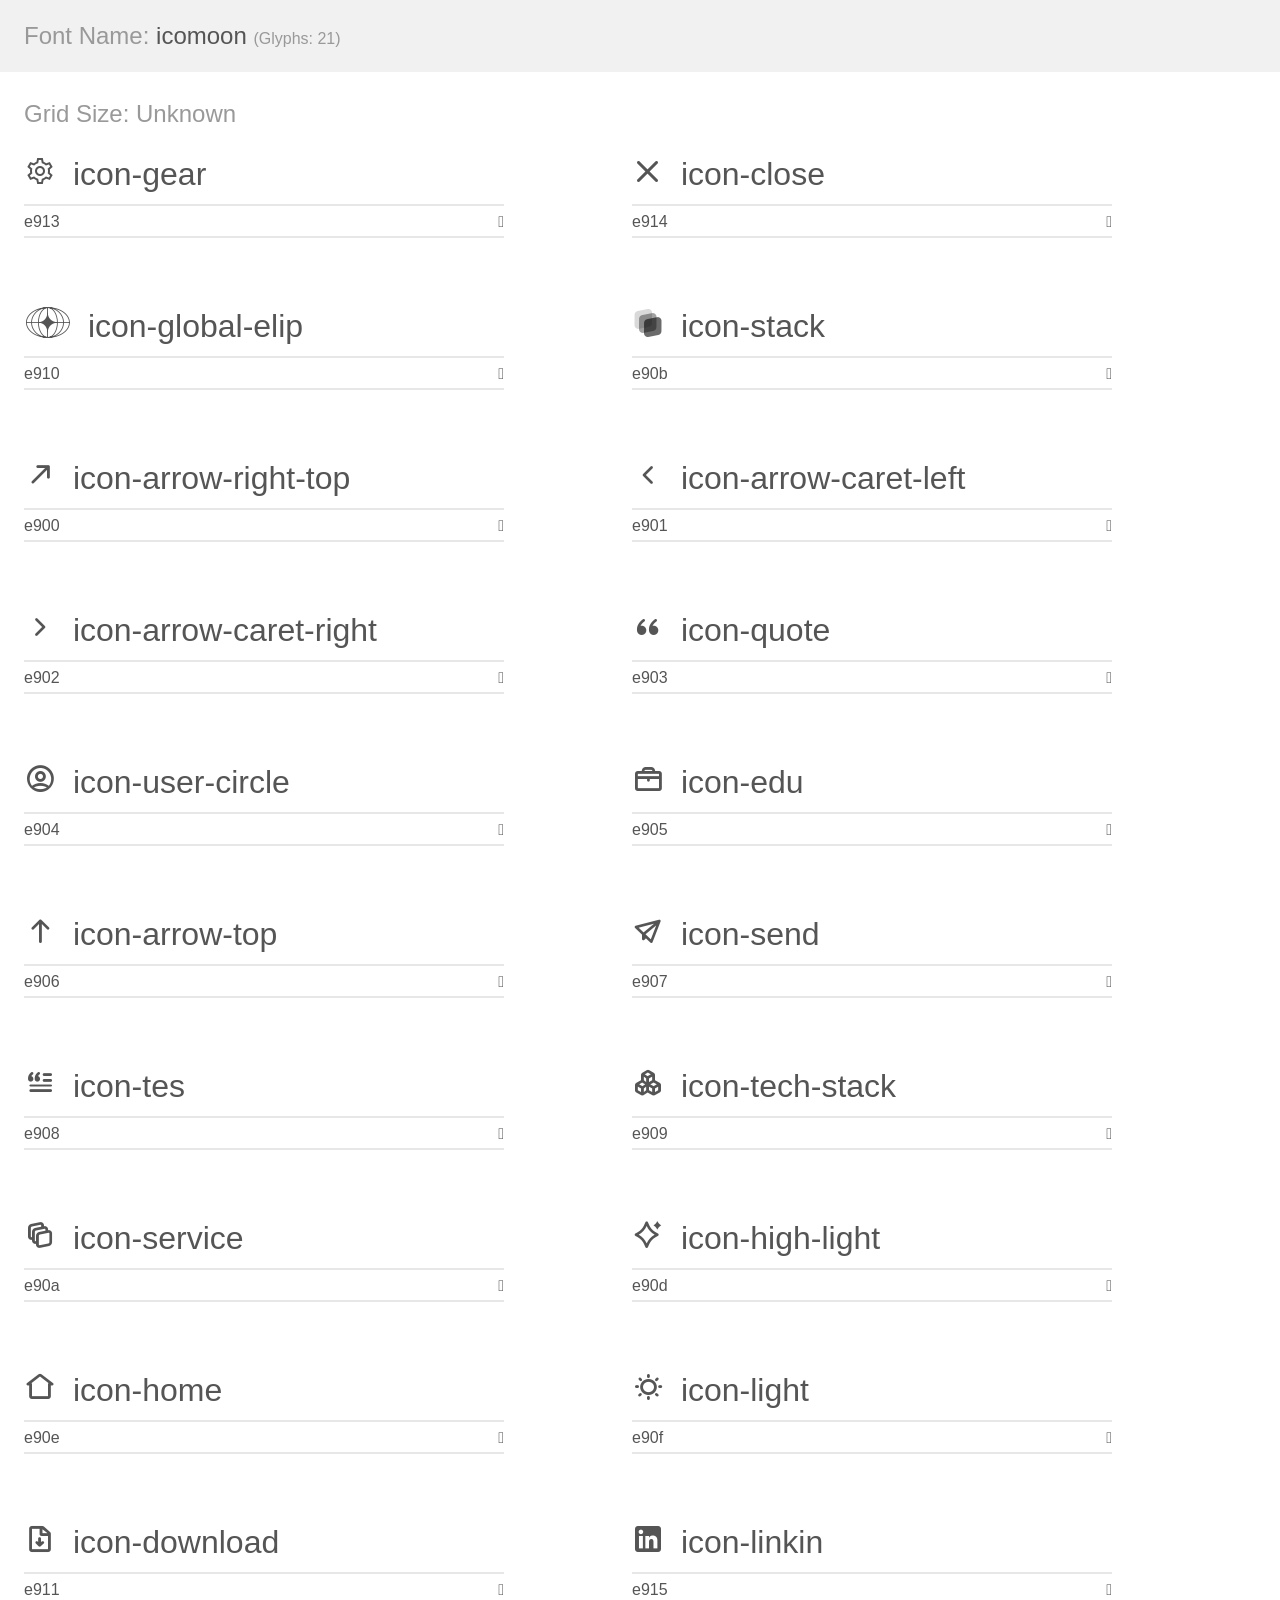
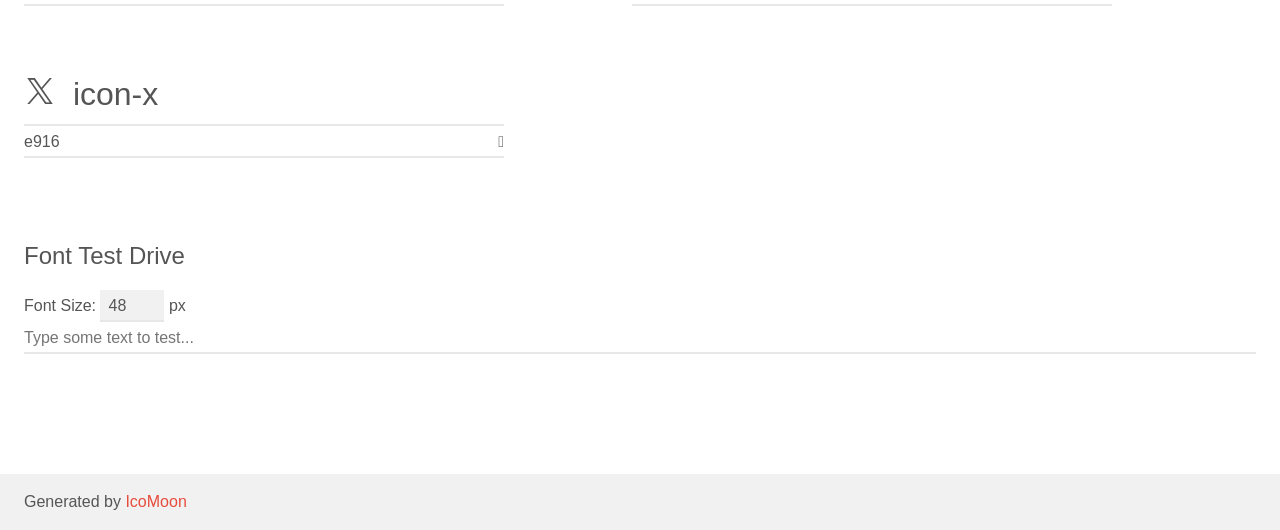
<file: assets/icon/icomoon/demo.html>
<!doctype html>
<html>
<head>
    <meta charset="utf-8">
    <title>IcoMoon Demo</title>
    <meta name="description" content="An Icon Font Generated By IcoMoon.io">
    <meta name="viewport" content="width=device-width, initial-scale=1">
    <link rel="stylesheet" href="demo-files/demo.css">
    <link rel="stylesheet" href="style.css"></head>
<body>
    <div class="bgc1 clearfix">
        <h1 class="mhmm mvm"><span class="fgc1">Font Name:</span> icomoon <small class="fgc1">(Glyphs:&nbsp;21)</small></h1>
    </div>
    <div class="clearfix mhl ptl">
        <h1 class="mvm mtn fgc1">Grid Size: Unknown</h1>
        <div class="glyph fs1">
            <div class="clearfix bshadow0 pbs">
                <span class="icon-gear"></span>
                <span class="mls"> icon-gear</span>
            </div>
            <fieldset class="fs0 size1of1 clearfix hidden-false">
                <input type="text" readonly value="e913" class="unit size1of2" />
                <input type="text" maxlength="1" readonly value="&#xe913;" class="unitRight size1of2 talign-right" />
            </fieldset>
            <div class="fs0 bshadow0 clearfix hidden-true">
                <span class="unit pvs fgc1">liga: </span>
                <input type="text" readonly value="" class="liga unitRight" />
            </div>
        </div>
        <div class="glyph fs1">
            <div class="clearfix bshadow0 pbs">
                <span class="icon-close"></span>
                <span class="mls"> icon-close</span>
            </div>
            <fieldset class="fs0 size1of1 clearfix hidden-false">
                <input type="text" readonly value="e914" class="unit size1of2" />
                <input type="text" maxlength="1" readonly value="&#xe914;" class="unitRight size1of2 talign-right" />
            </fieldset>
            <div class="fs0 bshadow0 clearfix hidden-true">
                <span class="unit pvs fgc1">liga: </span>
                <input type="text" readonly value="" class="liga unitRight" />
            </div>
        </div>
        <div class="glyph fs1">
            <div class="clearfix bshadow0 pbs">
                <span class="icon-global-elip"></span>
                <span class="mls"> icon-global-elip</span>
            </div>
            <fieldset class="fs0 size1of1 clearfix hidden-false">
                <input type="text" readonly value="e910" class="unit size1of2" />
                <input type="text" maxlength="1" readonly value="&#xe910;" class="unitRight size1of2 talign-right" />
            </fieldset>
            <div class="fs0 bshadow0 clearfix hidden-true">
                <span class="unit pvs fgc1">liga: </span>
                <input type="text" readonly value="" class="liga unitRight" />
            </div>
        </div>
        <div class="glyph fs1">
            <div class="clearfix bshadow0 pbs">
                <span class="icon-stack"><span class="path1"></span><span class="path2"></span><span class="path3"></span></span>
                <span class="mls"> icon-stack</span>
            </div>
            <fieldset class="fs0 size1of1 clearfix hidden-false">
                <input type="text" readonly value="e90b" class="unit size1of2" />
                <input type="text" maxlength="1" readonly value="&#xe90b;" class="unitRight size1of2 talign-right" />
            </fieldset>
            <div class="fs0 bshadow0 clearfix hidden-true">
                <span class="unit pvs fgc1">liga: </span>
                <input type="text" readonly value="" class="liga unitRight" />
            </div>
        </div>
        <div class="glyph fs1">
            <div class="clearfix bshadow0 pbs">
                <span class="icon-arrow-right-top"></span>
                <span class="mls"> icon-arrow-right-top</span>
            </div>
            <fieldset class="fs0 size1of1 clearfix hidden-false">
                <input type="text" readonly value="e900" class="unit size1of2" />
                <input type="text" maxlength="1" readonly value="&#xe900;" class="unitRight size1of2 talign-right" />
            </fieldset>
            <div class="fs0 bshadow0 clearfix hidden-true">
                <span class="unit pvs fgc1">liga: </span>
                <input type="text" readonly value="" class="liga unitRight" />
            </div>
        </div>
        <div class="glyph fs1">
            <div class="clearfix bshadow0 pbs">
                <span class="icon-arrow-caret-left"></span>
                <span class="mls"> icon-arrow-caret-left</span>
            </div>
            <fieldset class="fs0 size1of1 clearfix hidden-false">
                <input type="text" readonly value="e901" class="unit size1of2" />
                <input type="text" maxlength="1" readonly value="&#xe901;" class="unitRight size1of2 talign-right" />
            </fieldset>
            <div class="fs0 bshadow0 clearfix hidden-true">
                <span class="unit pvs fgc1">liga: </span>
                <input type="text" readonly value="" class="liga unitRight" />
            </div>
        </div>
        <div class="glyph fs1">
            <div class="clearfix bshadow0 pbs">
                <span class="icon-arrow-caret-right"></span>
                <span class="mls"> icon-arrow-caret-right</span>
            </div>
            <fieldset class="fs0 size1of1 clearfix hidden-false">
                <input type="text" readonly value="e902" class="unit size1of2" />
                <input type="text" maxlength="1" readonly value="&#xe902;" class="unitRight size1of2 talign-right" />
            </fieldset>
            <div class="fs0 bshadow0 clearfix hidden-true">
                <span class="unit pvs fgc1">liga: </span>
                <input type="text" readonly value="" class="liga unitRight" />
            </div>
        </div>
        <div class="glyph fs1">
            <div class="clearfix bshadow0 pbs">
                <span class="icon-quote"></span>
                <span class="mls"> icon-quote</span>
            </div>
            <fieldset class="fs0 size1of1 clearfix hidden-false">
                <input type="text" readonly value="e903" class="unit size1of2" />
                <input type="text" maxlength="1" readonly value="&#xe903;" class="unitRight size1of2 talign-right" />
            </fieldset>
            <div class="fs0 bshadow0 clearfix hidden-true">
                <span class="unit pvs fgc1">liga: </span>
                <input type="text" readonly value="" class="liga unitRight" />
            </div>
        </div>
        <div class="glyph fs1">
            <div class="clearfix bshadow0 pbs">
                <span class="icon-user-circle"></span>
                <span class="mls"> icon-user-circle</span>
            </div>
            <fieldset class="fs0 size1of1 clearfix hidden-false">
                <input type="text" readonly value="e904" class="unit size1of2" />
                <input type="text" maxlength="1" readonly value="&#xe904;" class="unitRight size1of2 talign-right" />
            </fieldset>
            <div class="fs0 bshadow0 clearfix hidden-true">
                <span class="unit pvs fgc1">liga: </span>
                <input type="text" readonly value="" class="liga unitRight" />
            </div>
        </div>
        <div class="glyph fs1">
            <div class="clearfix bshadow0 pbs">
                <span class="icon-edu"></span>
                <span class="mls"> icon-edu</span>
            </div>
            <fieldset class="fs0 size1of1 clearfix hidden-false">
                <input type="text" readonly value="e905" class="unit size1of2" />
                <input type="text" maxlength="1" readonly value="&#xe905;" class="unitRight size1of2 talign-right" />
            </fieldset>
            <div class="fs0 bshadow0 clearfix hidden-true">
                <span class="unit pvs fgc1">liga: </span>
                <input type="text" readonly value="" class="liga unitRight" />
            </div>
        </div>
        <div class="glyph fs1">
            <div class="clearfix bshadow0 pbs">
                <span class="icon-arrow-top"></span>
                <span class="mls"> icon-arrow-top</span>
            </div>
            <fieldset class="fs0 size1of1 clearfix hidden-false">
                <input type="text" readonly value="e906" class="unit size1of2" />
                <input type="text" maxlength="1" readonly value="&#xe906;" class="unitRight size1of2 talign-right" />
            </fieldset>
            <div class="fs0 bshadow0 clearfix hidden-true">
                <span class="unit pvs fgc1">liga: </span>
                <input type="text" readonly value="" class="liga unitRight" />
            </div>
        </div>
        <div class="glyph fs1">
            <div class="clearfix bshadow0 pbs">
                <span class="icon-send"></span>
                <span class="mls"> icon-send</span>
            </div>
            <fieldset class="fs0 size1of1 clearfix hidden-false">
                <input type="text" readonly value="e907" class="unit size1of2" />
                <input type="text" maxlength="1" readonly value="&#xe907;" class="unitRight size1of2 talign-right" />
            </fieldset>
            <div class="fs0 bshadow0 clearfix hidden-true">
                <span class="unit pvs fgc1">liga: </span>
                <input type="text" readonly value="" class="liga unitRight" />
            </div>
        </div>
        <div class="glyph fs1">
            <div class="clearfix bshadow0 pbs">
                <span class="icon-tes"></span>
                <span class="mls"> icon-tes</span>
            </div>
            <fieldset class="fs0 size1of1 clearfix hidden-false">
                <input type="text" readonly value="e908" class="unit size1of2" />
                <input type="text" maxlength="1" readonly value="&#xe908;" class="unitRight size1of2 talign-right" />
            </fieldset>
            <div class="fs0 bshadow0 clearfix hidden-true">
                <span class="unit pvs fgc1">liga: </span>
                <input type="text" readonly value="" class="liga unitRight" />
            </div>
        </div>
        <div class="glyph fs1">
            <div class="clearfix bshadow0 pbs">
                <span class="icon-tech-stack"></span>
                <span class="mls"> icon-tech-stack</span>
            </div>
            <fieldset class="fs0 size1of1 clearfix hidden-false">
                <input type="text" readonly value="e909" class="unit size1of2" />
                <input type="text" maxlength="1" readonly value="&#xe909;" class="unitRight size1of2 talign-right" />
            </fieldset>
            <div class="fs0 bshadow0 clearfix hidden-true">
                <span class="unit pvs fgc1">liga: </span>
                <input type="text" readonly value="" class="liga unitRight" />
            </div>
        </div>
        <div class="glyph fs1">
            <div class="clearfix bshadow0 pbs">
                <span class="icon-service"></span>
                <span class="mls"> icon-service</span>
            </div>
            <fieldset class="fs0 size1of1 clearfix hidden-false">
                <input type="text" readonly value="e90a" class="unit size1of2" />
                <input type="text" maxlength="1" readonly value="&#xe90a;" class="unitRight size1of2 talign-right" />
            </fieldset>
            <div class="fs0 bshadow0 clearfix hidden-true">
                <span class="unit pvs fgc1">liga: </span>
                <input type="text" readonly value="" class="liga unitRight" />
            </div>
        </div>
        <div class="glyph fs1">
            <div class="clearfix bshadow0 pbs">
                <span class="icon-high-light"></span>
                <span class="mls"> icon-high-light</span>
            </div>
            <fieldset class="fs0 size1of1 clearfix hidden-false">
                <input type="text" readonly value="e90d" class="unit size1of2" />
                <input type="text" maxlength="1" readonly value="&#xe90d;" class="unitRight size1of2 talign-right" />
            </fieldset>
            <div class="fs0 bshadow0 clearfix hidden-true">
                <span class="unit pvs fgc1">liga: </span>
                <input type="text" readonly value="" class="liga unitRight" />
            </div>
        </div>
        <div class="glyph fs1">
            <div class="clearfix bshadow0 pbs">
                <span class="icon-home"></span>
                <span class="mls"> icon-home</span>
            </div>
            <fieldset class="fs0 size1of1 clearfix hidden-false">
                <input type="text" readonly value="e90e" class="unit size1of2" />
                <input type="text" maxlength="1" readonly value="&#xe90e;" class="unitRight size1of2 talign-right" />
            </fieldset>
            <div class="fs0 bshadow0 clearfix hidden-true">
                <span class="unit pvs fgc1">liga: </span>
                <input type="text" readonly value="" class="liga unitRight" />
            </div>
        </div>
        <div class="glyph fs1">
            <div class="clearfix bshadow0 pbs">
                <span class="icon-light"></span>
                <span class="mls"> icon-light</span>
            </div>
            <fieldset class="fs0 size1of1 clearfix hidden-false">
                <input type="text" readonly value="e90f" class="unit size1of2" />
                <input type="text" maxlength="1" readonly value="&#xe90f;" class="unitRight size1of2 talign-right" />
            </fieldset>
            <div class="fs0 bshadow0 clearfix hidden-true">
                <span class="unit pvs fgc1">liga: </span>
                <input type="text" readonly value="" class="liga unitRight" />
            </div>
        </div>
        <div class="glyph fs1">
            <div class="clearfix bshadow0 pbs">
                <span class="icon-download"></span>
                <span class="mls"> icon-download</span>
            </div>
            <fieldset class="fs0 size1of1 clearfix hidden-false">
                <input type="text" readonly value="e911" class="unit size1of2" />
                <input type="text" maxlength="1" readonly value="&#xe911;" class="unitRight size1of2 talign-right" />
            </fieldset>
            <div class="fs0 bshadow0 clearfix hidden-true">
                <span class="unit pvs fgc1">liga: </span>
                <input type="text" readonly value="" class="liga unitRight" />
            </div>
        </div>
        <div class="glyph fs1">
            <div class="clearfix bshadow0 pbs">
                <span class="icon-linkin"></span>
                <span class="mls"> icon-linkin</span>
            </div>
            <fieldset class="fs0 size1of1 clearfix hidden-false">
                <input type="text" readonly value="e915" class="unit size1of2" />
                <input type="text" maxlength="1" readonly value="&#xe915;" class="unitRight size1of2 talign-right" />
            </fieldset>
            <div class="fs0 bshadow0 clearfix hidden-true">
                <span class="unit pvs fgc1">liga: </span>
                <input type="text" readonly value="" class="liga unitRight" />
            </div>
        </div>
        <div class="glyph fs1">
            <div class="clearfix bshadow0 pbs">
                <span class="icon-x"></span>
                <span class="mls"> icon-x</span>
            </div>
            <fieldset class="fs0 size1of1 clearfix hidden-false">
                <input type="text" readonly value="e916" class="unit size1of2" />
                <input type="text" maxlength="1" readonly value="&#xe916;" class="unitRight size1of2 talign-right" />
            </fieldset>
            <div class="fs0 bshadow0 clearfix hidden-true">
                <span class="unit pvs fgc1">liga: </span>
                <input type="text" readonly value="" class="liga unitRight" />
            </div>
        </div>
    </div>

    <!--[if gt IE 8]><!-->
    <div class="mhl clearfix mbl">
        <h1>Font Test Drive</h1>
        <label>
            Font Size: <input id="fontSize" type="number" class="textbox0 mbm"
            min="8" value="48" />
            px
        </label>
        <input id="testText" type="text" class="phl size1of1 mvl"
        placeholder="Type some text to test..." value=""/>
        <div id="testDrive" class="icon-" style="font-family: icomoon">&nbsp;
        </div>
    </div>
    <!--<![endif]-->
    <div class="bgc1 clearfix">
        <p class="mhl">Generated by <a href="https://icomoon.io/app">IcoMoon</a></p>
    </div>

    <script src="demo-files/demo.js"></script>
</body>
</html>
</file>
<file: _next/static/chunks/04za3hu5nilvo.css>
:root,[data-bs-theme=light]{--bs-blue:#0d6efd;--bs-indigo:#6610f2;--bs-purple:#6f42c1;--bs-pink:#d63384;--bs-red:#dc3545;--bs-orange:#fd7e14;--bs-yellow:#ffc107;--bs-green:#198754;--bs-teal:#20c997;--bs-cyan:#0dcaf0;--bs-black:#000;--bs-white:#fff;--bs-gray:#6c757d;--bs-gray-dark:#343a40;--bs-gray-100:#f8f9fa;--bs-gray-200:#e9ecef;--bs-gray-300:#dee2e6;--bs-gray-400:#ced4da;--bs-gray-500:#adb5bd;--bs-gray-600:#6c757d;--bs-gray-700:#495057;--bs-gray-800:#343a40;--bs-gray-900:#212529;--bs-primary:#0d6efd;--bs-secondary:#6c757d;--bs-success:#198754;--bs-info:#0dcaf0;--bs-warning:#ffc107;--bs-danger:#dc3545;--bs-light:#f8f9fa;--bs-dark:#212529;--bs-primary-rgb:13,110,253;--bs-secondary-rgb:108,117,125;--bs-success-rgb:25,135,84;--bs-info-rgb:13,202,240;--bs-warning-rgb:255,193,7;--bs-danger-rgb:220,53,69;--bs-light-rgb:248,249,250;--bs-dark-rgb:33,37,41;--bs-primary-text-emphasis:#052c65;--bs-secondary-text-emphasis:#2b2f32;--bs-success-text-emphasis:#0a3622;--bs-info-text-emphasis:#055160;--bs-warning-text-emphasis:#664d03;--bs-danger-text-emphasis:#58151c;--bs-light-text-emphasis:#495057;--bs-dark-text-emphasis:#495057;--bs-primary-bg-subtle:#cfe2ff;--bs-secondary-bg-subtle:#e2e3e5;--bs-success-bg-subtle:#d1e7dd;--bs-info-bg-subtle:#cff4fc;--bs-warning-bg-subtle:#fff3cd;--bs-danger-bg-subtle:#f8d7da;--bs-light-bg-subtle:#fcfcfd;--bs-dark-bg-subtle:#ced4da;--bs-primary-border-subtle:#9ec5fe;--bs-secondary-border-subtle:#c4c8cb;--bs-success-border-subtle:#a3cfbb;--bs-info-border-subtle:#9eeaf9;--bs-warning-border-subtle:#ffe69c;--bs-danger-border-subtle:#f1aeb5;--bs-light-border-subtle:#e9ecef;--bs-dark-border-subtle:#adb5bd;--bs-white-rgb:255,255,255;--bs-black-rgb:0,0,0;--bs-font-sans-serif:system-ui,-apple-system,"Segoe UI",Roboto,"Helvetica Neue","Noto Sans","Liberation Sans",Arial,sans-serif,"Apple Color Emoji","Segoe UI Emoji","Segoe UI Symbol","Noto Color Emoji";--bs-font-monospace:SFMono-Regular,Menlo,Monaco,Consolas,"Liberation Mono","Courier New",monospace;--bs-gradient:linear-gradient(180deg, #ffffff26, #fff0);--bs-body-font-family:var(--bs-font-sans-serif);--bs-body-font-size:1rem;--bs-body-font-weight:400;--bs-body-line-height:1.5;--bs-body-color:#212529;--bs-body-color-rgb:33,37,41;--bs-body-bg:#fff;--bs-body-bg-rgb:255,255,255;--bs-emphasis-color:#000;--bs-emphasis-color-rgb:0,0,0;--bs-secondary-color:#212529bf;--bs-secondary-color-rgb:33,37,41;--bs-secondary-bg:#e9ecef;--bs-secondary-bg-rgb:233,236,239;--bs-tertiary-color:#21252980;--bs-tertiary-color-rgb:33,37,41;--bs-tertiary-bg:#f8f9fa;--bs-tertiary-bg-rgb:248,249,250;--bs-heading-color:inherit;--bs-link-color:#0d6efd;--bs-link-color-rgb:13,110,253;--bs-link-decoration:underline;--bs-link-hover-color:#0a58ca;--bs-link-hover-color-rgb:10,88,202;--bs-code-color:#d63384;--bs-highlight-color:#212529;--bs-highlight-bg:#fff3cd;--bs-border-width:1px;--bs-border-style:solid;--bs-border-color:#dee2e6;--bs-border-color-translucent:#0000002d;--bs-border-radius:.375rem;--bs-border-radius-sm:.25rem;--bs-border-radius-lg:.5rem;--bs-border-radius-xl:1rem;--bs-border-radius-xxl:2rem;--bs-border-radius-2xl:var(--bs-border-radius-xxl);--bs-border-radius-pill:50rem;--bs-box-shadow:0 .5rem 1rem #00000026;--bs-box-shadow-sm:0 .125rem .25rem #00000013;--bs-box-shadow-lg:0 1rem 3rem #0000002d;--bs-box-shadow-inset:inset 0 1px 2px #00000013;--bs-focus-ring-width:.25rem;--bs-focus-ring-opacity:.25;--bs-focus-ring-color:#0d6efd40;--bs-form-valid-color:#198754;--bs-form-valid-border-color:#198754;--bs-form-invalid-color:#dc3545;--bs-form-invalid-border-color:#dc3545}[data-bs-theme=dark]{--lightningcss-light: ;--lightningcss-dark:initial;color-scheme:dark;--bs-body-color:#dee2e6;--bs-body-color-rgb:222,226,230;--bs-body-bg:#212529;--bs-body-bg-rgb:33,37,41;--bs-emphasis-color:#fff;--bs-emphasis-color-rgb:255,255,255;--bs-secondary-color:#dee2e6bf;--bs-secondary-color-rgb:222,226,230;--bs-secondary-bg:#343a40;--bs-secondary-bg-rgb:52,58,64;--bs-tertiary-color:#dee2e680;--bs-tertiary-color-rgb:222,226,230;--bs-tertiary-bg:#2b3035;--bs-tertiary-bg-rgb:43,48,53;--bs-primary-text-emphasis:#6ea8fe;--bs-secondary-text-emphasis:#a7acb1;--bs-success-text-emphasis:#75b798;--bs-info-text-emphasis:#6edff6;--bs-warning-text-emphasis:#ffda6a;--bs-danger-text-emphasis:#ea868f;--bs-light-text-emphasis:#f8f9fa;--bs-dark-text-emphasis:#dee2e6;--bs-primary-bg-subtle:#031633;--bs-secondary-bg-subtle:#161719;--bs-success-bg-subtle:#051b11;--bs-info-bg-subtle:#032830;--bs-warning-bg-subtle:#332701;--bs-danger-bg-subtle:#2c0b0e;--bs-light-bg-subtle:#343a40;--bs-dark-bg-subtle:#1a1d20;--bs-primary-border-subtle:#084298;--bs-secondary-border-subtle:#41464b;--bs-success-border-subtle:#0f5132;--bs-info-border-subtle:#087990;--bs-warning-border-subtle:#997404;--bs-danger-border-subtle:#842029;--bs-light-border-subtle:#495057;--bs-dark-border-subtle:#343a40;--bs-heading-color:inherit;--bs-link-color:#6ea8fe;--bs-link-hover-color:#8bb9fe;--bs-link-color-rgb:110,168,254;--bs-link-hover-color-rgb:139,185,254;--bs-code-color:#e685b5;--bs-highlight-color:#dee2e6;--bs-highlight-bg:#664d03;--bs-border-color:#495057;--bs-border-color-translucent:#ffffff26;--bs-form-valid-color:#75b798;--bs-form-valid-border-color:#75b798;--bs-form-invalid-color:#ea868f;--bs-form-invalid-border-color:#ea868f}*,:after,:before{box-sizing:border-box}@media (prefers-reduced-motion:no-preference){:root{scroll-behavior:smooth}}body{font-family:var(--bs-body-font-family);font-size:var(--bs-body-font-size);font-weight:var(--bs-body-font-weight);line-height:var(--bs-body-line-height);color:var(--bs-body-color);text-align:var(--bs-body-text-align);background-color:var(--bs-body-bg);-webkit-text-size-adjust:100%;-webkit-tap-highlight-color:transparent;margin:0}hr{color:inherit;border:0;border-top:var(--bs-border-width) solid;opacity:.25;margin:1rem 0}.h1,.h2,.h3,.h4,.h5,.h6,h1,h2,h3,h4,h5,h6{color:var(--bs-heading-color);margin-top:0;margin-bottom:.5rem;font-weight:500;line-height:1.2}.h1,h1{font-size:calc(1.375rem + 1.5vw)}@media (min-width:1200px){.h1,h1{font-size:2.5rem}}.h2,h2{font-size:calc(1.325rem + .9vw)}@media (min-width:1200px){.h2,h2{font-size:2rem}}.h3,h3{font-size:calc(1.3rem + .6vw)}@media (min-width:1200px){.h3,h3{font-size:1.75rem}}.h4,h4{font-size:calc(1.275rem + .3vw)}@media (min-width:1200px){.h4,h4{font-size:1.5rem}}.h5,h5{font-size:1.25rem}.h6,h6{font-size:1rem}p{margin-top:0;margin-bottom:1rem}abbr[title]{cursor:help;text-decoration-skip-ink:none;-webkit-text-decoration:underline dotted;text-decoration:underline dotted}address{font-style:normal;line-height:inherit;margin-bottom:1rem}ol,ul{padding-left:2rem}dl,ol,ul{margin-top:0;margin-bottom:1rem}ol ol,ol ul,ul ol,ul ul{margin-bottom:0}dt{font-weight:700}dd{margin-bottom:.5rem;margin-left:0}blockquote{margin:0 0 1rem}b,strong{font-weight:bolder}.small,small{font-size:.875em}.mark,mark{color:var(--bs-highlight-color);background-color:var(--bs-highlight-bg);padding:.1875em}sub,sup{vertical-align:baseline;font-size:.75em;line-height:0;position:relative}sub{bottom:-.25em}sup{top:-.5em}a{color:rgba(var(--bs-link-color-rgb),var(--bs-link-opacity,1));text-decoration:underline}a:hover{--bs-link-color-rgb:var(--bs-link-hover-color-rgb)}a:not([href]):not([class]),a:not([href]):not([class]):hover{color:inherit;text-decoration:none}code,kbd,pre,samp{font-family:var(--bs-font-monospace);font-size:1em}pre{margin-top:0;margin-bottom:1rem;font-size:.875em;display:block;overflow:auto}pre code{font-size:inherit;color:inherit;word-break:normal}code{color:var(--bs-code-color);word-wrap:break-word;font-size:.875em}a>code{color:inherit}kbd{color:var(--bs-body-bg);background-color:var(--bs-body-color);border-radius:.25rem;padding:.1875rem .375rem;font-size:.875em}kbd kbd{padding:0;font-size:1em}figure{margin:0 0 1rem}img,svg{vertical-align:middle}table{caption-side:bottom;border-collapse:collapse}caption{color:var(--bs-secondary-color);text-align:left;padding-top:.5rem;padding-bottom:.5rem}th{text-align:inherit;text-align:-webkit-match-parent}tbody,td,tfoot,th,thead,tr{border-color:inherit;border-style:solid;border-width:0}label{display:inline-block}button{border-radius:0}button:focus:not(:focus-visible){outline:0}button,input,optgroup,select,textarea{font-family:inherit;font-size:inherit;line-height:inherit;margin:0}button,select{text-transform:none}[role=button]{cursor:pointer}select{word-wrap:normal}select:disabled{opacity:1}[list]:not([type=date]):not([type=datetime-local]):not([type=month]):not([type=week]):not([type=time])::-webkit-calendar-picker-indicator{display:none!important}[type=button],[type=reset],[type=submit],button{-webkit-appearance:button}[type=button]:not(:disabled),[type=reset]:not(:disabled),[type=submit]:not(:disabled),button:not(:disabled){cursor:pointer}::-moz-focus-inner{border-style:none;padding:0}textarea{resize:vertical}fieldset{border:0;min-width:0;margin:0;padding:0}legend{float:left;width:100%;line-height:inherit;margin-bottom:.5rem;padding:0;font-size:calc(1.275rem + .3vw)}@media (min-width:1200px){legend{font-size:1.5rem}}legend+*{clear:left}::-webkit-datetime-edit-day-field{padding:0}::-webkit-datetime-edit-fields-wrapper{padding:0}::-webkit-datetime-edit-hour-field{padding:0}::-webkit-datetime-edit-minute{padding:0}::-webkit-datetime-edit-month-field{padding:0}::-webkit-datetime-edit-text{padding:0}::-webkit-datetime-edit-year-field{padding:0}::-webkit-inner-spin-button{height:auto}[type=search]{-webkit-appearance:textfield;outline-offset:-2px}[type=search]::-webkit-search-cancel-button{cursor:pointer;filter:grayscale()}::-webkit-search-decoration{-webkit-appearance:none}::-webkit-color-swatch-wrapper{padding:0}::file-selector-button{font:inherit;-webkit-appearance:button}output{display:inline-block}iframe{border:0}summary{cursor:pointer;display:list-item}progress{vertical-align:baseline}[hidden]{display:none!important}.lead{font-size:1.25rem;font-weight:300}.display-1{font-size:calc(1.625rem + 4.5vw);font-weight:300;line-height:1.2}@media (min-width:1200px){.display-1{font-size:5rem}}.display-2{font-size:calc(1.575rem + 3.9vw);font-weight:300;line-height:1.2}@media (min-width:1200px){.display-2{font-size:4.5rem}}.display-3{font-size:calc(1.525rem + 3.3vw);font-weight:300;line-height:1.2}@media (min-width:1200px){.display-3{font-size:4rem}}.display-4{font-size:calc(1.475rem + 2.7vw);font-weight:300;line-height:1.2}@media (min-width:1200px){.display-4{font-size:3.5rem}}.display-5{font-size:calc(1.425rem + 2.1vw);font-weight:300;line-height:1.2}@media (min-width:1200px){.display-5{font-size:3rem}}.display-6{font-size:calc(1.375rem + 1.5vw);font-weight:300;line-height:1.2}@media (min-width:1200px){.display-6{font-size:2.5rem}}.list-unstyled,.list-inline{padding-left:0;list-style:none}.list-inline-item{display:inline-block}.list-inline-item:not(:last-child){margin-right:.5rem}.initialism{text-transform:uppercase;font-size:.875em}.blockquote{margin-bottom:1rem;font-size:1.25rem}.blockquote>:last-child{margin-bottom:0}.blockquote-footer{color:#6c757d;margin-top:-1rem;margin-bottom:1rem;font-size:.875em}.blockquote-footer:before{content:"— "}.img-fluid{max-width:100%;height:auto}.img-thumbnail{background-color:var(--bs-body-bg);border:var(--bs-border-width) solid var(--bs-border-color);border-radius:var(--bs-border-radius);max-width:100%;height:auto;padding:.25rem}.figure{display:inline-block}.figure-img{margin-bottom:.5rem;line-height:1}.figure-caption{color:var(--bs-secondary-color);font-size:.875em}.container,.container-fluid,.container-lg,.container-md,.container-sm,.container-xl,.container-xxl{--bs-gutter-x:1.5rem;--bs-gutter-y:0;width:100%;padding-right:calc(var(--bs-gutter-x) * .5);padding-left:calc(var(--bs-gutter-x) * .5);margin-left:auto;margin-right:auto}@media (min-width:576px){.container,.container-sm{max-width:540px}}@media (min-width:768px){.container,.container-md,.container-sm{max-width:720px}}@media (min-width:992px){.container,.container-lg,.container-md,.container-sm{max-width:960px}}@media (min-width:1200px){.container,.container-lg,.container-md,.container-sm,.container-xl{max-width:1140px}}@media (min-width:1400px){.container,.container-lg,.container-md,.container-sm,.container-xl,.container-xxl{max-width:1320px}}:root{--bs-breakpoint-xs:0;--bs-breakpoint-sm:576px;--bs-breakpoint-md:768px;--bs-breakpoint-lg:992px;--bs-breakpoint-xl:1200px;--bs-breakpoint-xxl:1400px}.row{--bs-gutter-x:1.5rem;--bs-gutter-y:0;margin-top:calc(-1 * var(--bs-gutter-y));margin-right:calc(-.5 * var(--bs-gutter-x));margin-left:calc(-.5 * var(--bs-gutter-x));flex-wrap:wrap;display:flex}.row>*{width:100%;max-width:100%;padding-right:calc(var(--bs-gutter-x) * .5);padding-left:calc(var(--bs-gutter-x) * .5);margin-top:var(--bs-gutter-y);flex-shrink:0}.col{flex:1 0 0}.row-cols-auto>*{flex:none;width:auto}.row-cols-1>*{flex:none;width:100%}.row-cols-2>*{flex:none;width:50%}.row-cols-3>*{flex:none;width:33.3333%}.row-cols-4>*{flex:none;width:25%}.row-cols-5>*{flex:none;width:20%}.row-cols-6>*{flex:none;width:16.6667%}.col-auto{flex:none;width:auto}.col-1{flex:none;width:8.33333%}.col-2{flex:none;width:16.6667%}.col-3{flex:none;width:25%}.col-4{flex:none;width:33.3333%}.col-5{flex:none;width:41.6667%}.col-6{flex:none;width:50%}.col-7{flex:none;width:58.3333%}.col-8{flex:none;width:66.6667%}.col-9{flex:none;width:75%}.col-10{flex:none;width:83.3333%}.col-11{flex:none;width:91.6667%}.col-12{flex:none;width:100%}.offset-1{margin-left:8.33333%}.offset-2{margin-left:16.6667%}.offset-3{margin-left:25%}.offset-4{margin-left:33.3333%}.offset-5{margin-left:41.6667%}.offset-6{margin-left:50%}.offset-7{margin-left:58.3333%}.offset-8{margin-left:66.6667%}.offset-9{margin-left:75%}.offset-10{margin-left:83.3333%}.offset-11{margin-left:91.6667%}.g-0,.gx-0{--bs-gutter-x:0}.g-0,.gy-0{--bs-gutter-y:0}.g-1,.gx-1{--bs-gutter-x:.25rem}.g-1,.gy-1{--bs-gutter-y:.25rem}.g-2,.gx-2{--bs-gutter-x:.5rem}.g-2,.gy-2{--bs-gutter-y:.5rem}.g-3,.gx-3{--bs-gutter-x:1rem}.g-3,.gy-3{--bs-gutter-y:1rem}.g-4,.gx-4{--bs-gutter-x:1.5rem}.g-4,.gy-4{--bs-gutter-y:1.5rem}.g-5,.gx-5{--bs-gutter-x:3rem}.g-5,.gy-5{--bs-gutter-y:3rem}@media (min-width:576px){.col-sm{flex:1 0 0}.row-cols-sm-auto>*{flex:none;width:auto}.row-cols-sm-1>*{flex:none;width:100%}.row-cols-sm-2>*{flex:none;width:50%}.row-cols-sm-3>*{flex:none;width:33.3333%}.row-cols-sm-4>*{flex:none;width:25%}.row-cols-sm-5>*{flex:none;width:20%}.row-cols-sm-6>*{flex:none;width:16.6667%}.col-sm-auto{flex:none;width:auto}.col-sm-1{flex:none;width:8.33333%}.col-sm-2{flex:none;width:16.6667%}.col-sm-3{flex:none;width:25%}.col-sm-4{flex:none;width:33.3333%}.col-sm-5{flex:none;width:41.6667%}.col-sm-6{flex:none;width:50%}.col-sm-7{flex:none;width:58.3333%}.col-sm-8{flex:none;width:66.6667%}.col-sm-9{flex:none;width:75%}.col-sm-10{flex:none;width:83.3333%}.col-sm-11{flex:none;width:91.6667%}.col-sm-12{flex:none;width:100%}.offset-sm-0{margin-left:0}.offset-sm-1{margin-left:8.33333%}.offset-sm-2{margin-left:16.6667%}.offset-sm-3{margin-left:25%}.offset-sm-4{margin-left:33.3333%}.offset-sm-5{margin-left:41.6667%}.offset-sm-6{margin-left:50%}.offset-sm-7{margin-left:58.3333%}.offset-sm-8{margin-left:66.6667%}.offset-sm-9{margin-left:75%}.offset-sm-10{margin-left:83.3333%}.offset-sm-11{margin-left:91.6667%}.g-sm-0,.gx-sm-0{--bs-gutter-x:0}.g-sm-0,.gy-sm-0{--bs-gutter-y:0}.g-sm-1,.gx-sm-1{--bs-gutter-x:.25rem}.g-sm-1,.gy-sm-1{--bs-gutter-y:.25rem}.g-sm-2,.gx-sm-2{--bs-gutter-x:.5rem}.g-sm-2,.gy-sm-2{--bs-gutter-y:.5rem}.g-sm-3,.gx-sm-3{--bs-gutter-x:1rem}.g-sm-3,.gy-sm-3{--bs-gutter-y:1rem}.g-sm-4,.gx-sm-4{--bs-gutter-x:1.5rem}.g-sm-4,.gy-sm-4{--bs-gutter-y:1.5rem}.g-sm-5,.gx-sm-5{--bs-gutter-x:3rem}.g-sm-5,.gy-sm-5{--bs-gutter-y:3rem}}@media (min-width:768px){.col-md{flex:1 0 0}.row-cols-md-auto>*{flex:none;width:auto}.row-cols-md-1>*{flex:none;width:100%}.row-cols-md-2>*{flex:none;width:50%}.row-cols-md-3>*{flex:none;width:33.3333%}.row-cols-md-4>*{flex:none;width:25%}.row-cols-md-5>*{flex:none;width:20%}.row-cols-md-6>*{flex:none;width:16.6667%}.col-md-auto{flex:none;width:auto}.col-md-1{flex:none;width:8.33333%}.col-md-2{flex:none;width:16.6667%}.col-md-3{flex:none;width:25%}.col-md-4{flex:none;width:33.3333%}.col-md-5{flex:none;width:41.6667%}.col-md-6{flex:none;width:50%}.col-md-7{flex:none;width:58.3333%}.col-md-8{flex:none;width:66.6667%}.col-md-9{flex:none;width:75%}.col-md-10{flex:none;width:83.3333%}.col-md-11{flex:none;width:91.6667%}.col-md-12{flex:none;width:100%}.offset-md-0{margin-left:0}.offset-md-1{margin-left:8.33333%}.offset-md-2{margin-left:16.6667%}.offset-md-3{margin-left:25%}.offset-md-4{margin-left:33.3333%}.offset-md-5{margin-left:41.6667%}.offset-md-6{margin-left:50%}.offset-md-7{margin-left:58.3333%}.offset-md-8{margin-left:66.6667%}.offset-md-9{margin-left:75%}.offset-md-10{margin-left:83.3333%}.offset-md-11{margin-left:91.6667%}.g-md-0,.gx-md-0{--bs-gutter-x:0}.g-md-0,.gy-md-0{--bs-gutter-y:0}.g-md-1,.gx-md-1{--bs-gutter-x:.25rem}.g-md-1,.gy-md-1{--bs-gutter-y:.25rem}.g-md-2,.gx-md-2{--bs-gutter-x:.5rem}.g-md-2,.gy-md-2{--bs-gutter-y:.5rem}.g-md-3,.gx-md-3{--bs-gutter-x:1rem}.g-md-3,.gy-md-3{--bs-gutter-y:1rem}.g-md-4,.gx-md-4{--bs-gutter-x:1.5rem}.g-md-4,.gy-md-4{--bs-gutter-y:1.5rem}.g-md-5,.gx-md-5{--bs-gutter-x:3rem}.g-md-5,.gy-md-5{--bs-gutter-y:3rem}}@media (min-width:992px){.col-lg{flex:1 0 0}.row-cols-lg-auto>*{flex:none;width:auto}.row-cols-lg-1>*{flex:none;width:100%}.row-cols-lg-2>*{flex:none;width:50%}.row-cols-lg-3>*{flex:none;width:33.3333%}.row-cols-lg-4>*{flex:none;width:25%}.row-cols-lg-5>*{flex:none;width:20%}.row-cols-lg-6>*{flex:none;width:16.6667%}.col-lg-auto{flex:none;width:auto}.col-lg-1{flex:none;width:8.33333%}.col-lg-2{flex:none;width:16.6667%}.col-lg-3{flex:none;width:25%}.col-lg-4{flex:none;width:33.3333%}.col-lg-5{flex:none;width:41.6667%}.col-lg-6{flex:none;width:50%}.col-lg-7{flex:none;width:58.3333%}.col-lg-8{flex:none;width:66.6667%}.col-lg-9{flex:none;width:75%}.col-lg-10{flex:none;width:83.3333%}.col-lg-11{flex:none;width:91.6667%}.col-lg-12{flex:none;width:100%}.offset-lg-0{margin-left:0}.offset-lg-1{margin-left:8.33333%}.offset-lg-2{margin-left:16.6667%}.offset-lg-3{margin-left:25%}.offset-lg-4{margin-left:33.3333%}.offset-lg-5{margin-left:41.6667%}.offset-lg-6{margin-left:50%}.offset-lg-7{margin-left:58.3333%}.offset-lg-8{margin-left:66.6667%}.offset-lg-9{margin-left:75%}.offset-lg-10{margin-left:83.3333%}.offset-lg-11{margin-left:91.6667%}.g-lg-0,.gx-lg-0{--bs-gutter-x:0}.g-lg-0,.gy-lg-0{--bs-gutter-y:0}.g-lg-1,.gx-lg-1{--bs-gutter-x:.25rem}.g-lg-1,.gy-lg-1{--bs-gutter-y:.25rem}.g-lg-2,.gx-lg-2{--bs-gutter-x:.5rem}.g-lg-2,.gy-lg-2{--bs-gutter-y:.5rem}.g-lg-3,.gx-lg-3{--bs-gutter-x:1rem}.g-lg-3,.gy-lg-3{--bs-gutter-y:1rem}.g-lg-4,.gx-lg-4{--bs-gutter-x:1.5rem}.g-lg-4,.gy-lg-4{--bs-gutter-y:1.5rem}.g-lg-5,.gx-lg-5{--bs-gutter-x:3rem}.g-lg-5,.gy-lg-5{--bs-gutter-y:3rem}}@media (min-width:1200px){.col-xl{flex:1 0 0}.row-cols-xl-auto>*{flex:none;width:auto}.row-cols-xl-1>*{flex:none;width:100%}.row-cols-xl-2>*{flex:none;width:50%}.row-cols-xl-3>*{flex:none;width:33.3333%}.row-cols-xl-4>*{flex:none;width:25%}.row-cols-xl-5>*{flex:none;width:20%}.row-cols-xl-6>*{flex:none;width:16.6667%}.col-xl-auto{flex:none;width:auto}.col-xl-1{flex:none;width:8.33333%}.col-xl-2{flex:none;width:16.6667%}.col-xl-3{flex:none;width:25%}.col-xl-4{flex:none;width:33.3333%}.col-xl-5{flex:none;width:41.6667%}.col-xl-6{flex:none;width:50%}.col-xl-7{flex:none;width:58.3333%}.col-xl-8{flex:none;width:66.6667%}.col-xl-9{flex:none;width:75%}.col-xl-10{flex:none;width:83.3333%}.col-xl-11{flex:none;width:91.6667%}.col-xl-12{flex:none;width:100%}.offset-xl-0{margin-left:0}.offset-xl-1{margin-left:8.33333%}.offset-xl-2{margin-left:16.6667%}.offset-xl-3{margin-left:25%}.offset-xl-4{margin-left:33.3333%}.offset-xl-5{margin-left:41.6667%}.offset-xl-6{margin-left:50%}.offset-xl-7{margin-left:58.3333%}.offset-xl-8{margin-left:66.6667%}.offset-xl-9{margin-left:75%}.offset-xl-10{margin-left:83.3333%}.offset-xl-11{margin-left:91.6667%}.g-xl-0,.gx-xl-0{--bs-gutter-x:0}.g-xl-0,.gy-xl-0{--bs-gutter-y:0}.g-xl-1,.gx-xl-1{--bs-gutter-x:.25rem}.g-xl-1,.gy-xl-1{--bs-gutter-y:.25rem}.g-xl-2,.gx-xl-2{--bs-gutter-x:.5rem}.g-xl-2,.gy-xl-2{--bs-gutter-y:.5rem}.g-xl-3,.gx-xl-3{--bs-gutter-x:1rem}.g-xl-3,.gy-xl-3{--bs-gutter-y:1rem}.g-xl-4,.gx-xl-4{--bs-gutter-x:1.5rem}.g-xl-4,.gy-xl-4{--bs-gutter-y:1.5rem}.g-xl-5,.gx-xl-5{--bs-gutter-x:3rem}.g-xl-5,.gy-xl-5{--bs-gutter-y:3rem}}@media (min-width:1400px){.col-xxl{flex:1 0 0}.row-cols-xxl-auto>*{flex:none;width:auto}.row-cols-xxl-1>*{flex:none;width:100%}.row-cols-xxl-2>*{flex:none;width:50%}.row-cols-xxl-3>*{flex:none;width:33.3333%}.row-cols-xxl-4>*{flex:none;width:25%}.row-cols-xxl-5>*{flex:none;width:20%}.row-cols-xxl-6>*{flex:none;width:16.6667%}.col-xxl-auto{flex:none;width:auto}.col-xxl-1{flex:none;width:8.33333%}.col-xxl-2{flex:none;width:16.6667%}.col-xxl-3{flex:none;width:25%}.col-xxl-4{flex:none;width:33.3333%}.col-xxl-5{flex:none;width:41.6667%}.col-xxl-6{flex:none;width:50%}.col-xxl-7{flex:none;width:58.3333%}.col-xxl-8{flex:none;width:66.6667%}.col-xxl-9{flex:none;width:75%}.col-xxl-10{flex:none;width:83.3333%}.col-xxl-11{flex:none;width:91.6667%}.col-xxl-12{flex:none;width:100%}.offset-xxl-0{margin-left:0}.offset-xxl-1{margin-left:8.33333%}.offset-xxl-2{margin-left:16.6667%}.offset-xxl-3{margin-left:25%}.offset-xxl-4{margin-left:33.3333%}.offset-xxl-5{margin-left:41.6667%}.offset-xxl-6{margin-left:50%}.offset-xxl-7{margin-left:58.3333%}.offset-xxl-8{margin-left:66.6667%}.offset-xxl-9{margin-left:75%}.offset-xxl-10{margin-left:83.3333%}.offset-xxl-11{margin-left:91.6667%}.g-xxl-0,.gx-xxl-0{--bs-gutter-x:0}.g-xxl-0,.gy-xxl-0{--bs-gutter-y:0}.g-xxl-1,.gx-xxl-1{--bs-gutter-x:.25rem}.g-xxl-1,.gy-xxl-1{--bs-gutter-y:.25rem}.g-xxl-2,.gx-xxl-2{--bs-gutter-x:.5rem}.g-xxl-2,.gy-xxl-2{--bs-gutter-y:.5rem}.g-xxl-3,.gx-xxl-3{--bs-gutter-x:1rem}.g-xxl-3,.gy-xxl-3{--bs-gutter-y:1rem}.g-xxl-4,.gx-xxl-4{--bs-gutter-x:1.5rem}.g-xxl-4,.gy-xxl-4{--bs-gutter-y:1.5rem}.g-xxl-5,.gx-xxl-5{--bs-gutter-x:3rem}.g-xxl-5,.gy-xxl-5{--bs-gutter-y:3rem}}.table{--bs-table-color-type:initial;--bs-table-bg-type:initial;--bs-table-color-state:initial;--bs-table-bg-state:initial;--bs-table-color:var(--bs-emphasis-color);--bs-table-bg:var(--bs-body-bg);--bs-table-border-color:var(--bs-border-color);--bs-table-accent-bg:transparent;--bs-table-striped-color:var(--bs-emphasis-color);--bs-table-striped-bg:rgba(var(--bs-emphasis-color-rgb), .05);--bs-table-active-color:var(--bs-emphasis-color);--bs-table-active-bg:rgba(var(--bs-emphasis-color-rgb), .1);--bs-table-hover-color:var(--bs-emphasis-color);--bs-table-hover-bg:rgba(var(--bs-emphasis-color-rgb), .075);vertical-align:top;border-color:var(--bs-table-border-color);width:100%;margin-bottom:1rem}.table>:not(caption)>*>*{color:var(--bs-table-color-state,var(--bs-table-color-type,var(--bs-table-color)));background-color:var(--bs-table-bg);border-bottom-width:var(--bs-border-width);box-shadow:inset 0 0 0 9999px var(--bs-table-bg-state,var(--bs-table-bg-type,var(--bs-table-accent-bg)));padding:.5rem}.table>tbody{vertical-align:inherit}.table>thead{vertical-align:bottom}.table-group-divider{border-top:calc(var(--bs-border-width) * 2) solid currentcolor}.caption-top{caption-side:top}.table-sm>:not(caption)>*>*{padding:.25rem}.table-bordered>:not(caption)>*{border-width:var(--bs-border-width) 0}.table-bordered>:not(caption)>*>*{border-width:0 var(--bs-border-width)}.table-borderless>:not(caption)>*>*{border-bottom-width:0}.table-borderless>:not(:first-child){border-top-width:0}.table-striped>tbody>tr:nth-of-type(odd)>*,.table-striped-columns>:not(caption)>tr>:nth-child(2n){--bs-table-color-type:var(--bs-table-striped-color);--bs-table-bg-type:var(--bs-table-striped-bg)}.table-active{--bs-table-color-state:var(--bs-table-active-color);--bs-table-bg-state:var(--bs-table-active-bg)}.table-hover>tbody>tr:hover>*{--bs-table-color-state:var(--bs-table-hover-color);--bs-table-bg-state:var(--bs-table-hover-bg)}.table-primary{--bs-table-color:#000;--bs-table-bg:#cfe2ff;--bs-table-border-color:#a6b5cc;--bs-table-striped-bg:#c5d7f2;--bs-table-striped-color:#000;--bs-table-active-bg:#bacbe6;--bs-table-active-color:#000;--bs-table-hover-bg:#bfd1ec;--bs-table-hover-color:#000;color:var(--bs-table-color);border-color:var(--bs-table-border-color)}.table-secondary{--bs-table-color:#000;--bs-table-bg:#e2e3e5;--bs-table-border-color:#b5b6b7;--bs-table-striped-bg:#d7d8da;--bs-table-striped-color:#000;--bs-table-active-bg:#cbccce;--bs-table-active-color:#000;--bs-table-hover-bg:#d1d2d4;--bs-table-hover-color:#000;color:var(--bs-table-color);border-color:var(--bs-table-border-color)}.table-success{--bs-table-color:#000;--bs-table-bg:#d1e7dd;--bs-table-border-color:#a7b9b1;--bs-table-striped-bg:#c7dbd2;--bs-table-striped-color:#000;--bs-table-active-bg:#bcd0c7;--bs-table-active-color:#000;--bs-table-hover-bg:#c1d6cc;--bs-table-hover-color:#000;color:var(--bs-table-color);border-color:var(--bs-table-border-color)}.table-info{--bs-table-color:#000;--bs-table-bg:#cff4fc;--bs-table-border-color:#a6c3ca;--bs-table-striped-bg:#c5e8ef;--bs-table-striped-color:#000;--bs-table-active-bg:#badce3;--bs-table-active-color:#000;--bs-table-hover-bg:#bfe2e9;--bs-table-hover-color:#000;color:var(--bs-table-color);border-color:var(--bs-table-border-color)}.table-warning{--bs-table-color:#000;--bs-table-bg:#fff3cd;--bs-table-border-color:#ccc2a4;--bs-table-striped-bg:#f2e7c3;--bs-table-striped-color:#000;--bs-table-active-bg:#e6dbb9;--bs-table-active-color:#000;--bs-table-hover-bg:#ece1be;--bs-table-hover-color:#000;color:var(--bs-table-color);border-color:var(--bs-table-border-color)}.table-danger{--bs-table-color:#000;--bs-table-bg:#f8d7da;--bs-table-border-color:#c6acae;--bs-table-striped-bg:#eccccf;--bs-table-striped-color:#000;--bs-table-active-bg:#dfc2c4;--bs-table-active-color:#000;--bs-table-hover-bg:#e5c7ca;--bs-table-hover-color:#000;color:var(--bs-table-color);border-color:var(--bs-table-border-color)}.table-light{--bs-table-color:#000;--bs-table-bg:#f8f9fa;--bs-table-border-color:#c6c7c8;--bs-table-striped-bg:#ecedee;--bs-table-striped-color:#000;--bs-table-active-bg:#dfe0e1;--bs-table-active-color:#000;--bs-table-hover-bg:#e5e6e7;--bs-table-hover-color:#000;color:var(--bs-table-color);border-color:var(--bs-table-border-color)}.table-dark{--bs-table-color:#fff;--bs-table-bg:#212529;--bs-table-border-color:#4d5154;--bs-table-striped-bg:#2c3034;--bs-table-striped-color:#fff;--bs-table-active-bg:#373b3e;--bs-table-active-color:#fff;--bs-table-hover-bg:#323539;--bs-table-hover-color:#fff;color:var(--bs-table-color);border-color:var(--bs-table-border-color)}.table-responsive{-webkit-overflow-scrolling:touch;overflow-x:auto}@media (max-width:575.98px){.table-responsive-sm{-webkit-overflow-scrolling:touch;overflow-x:auto}}@media (max-width:767.98px){.table-responsive-md{-webkit-overflow-scrolling:touch;overflow-x:auto}}@media (max-width:991.98px){.table-responsive-lg{-webkit-overflow-scrolling:touch;overflow-x:auto}}@media (max-width:1199.98px){.table-responsive-xl{-webkit-overflow-scrolling:touch;overflow-x:auto}}@media (max-width:1399.98px){.table-responsive-xxl{-webkit-overflow-scrolling:touch;overflow-x:auto}}.form-label{margin-bottom:.5rem}.col-form-label{padding-top:calc(.375rem + var(--bs-border-width));padding-bottom:calc(.375rem + var(--bs-border-width));font-size:inherit;margin-bottom:0;line-height:1.5}.col-form-label-lg{padding-top:calc(.5rem + var(--bs-border-width));padding-bottom:calc(.5rem + var(--bs-border-width));font-size:1.25rem}.col-form-label-sm{padding-top:calc(.25rem + var(--bs-border-width));padding-bottom:calc(.25rem + var(--bs-border-width));font-size:.875rem}.form-text{color:var(--bs-secondary-color);margin-top:.25rem;font-size:.875em}.form-control{width:100%;color:var(--bs-body-color);appearance:none;background-color:var(--bs-body-bg);border:var(--bs-border-width) solid var(--bs-border-color);border-radius:var(--bs-border-radius);background-clip:padding-box;padding:.375rem .75rem;font-size:1rem;font-weight:400;line-height:1.5;transition:border-color .15s ease-in-out,box-shadow .15s ease-in-out;display:block}@media (prefers-reduced-motion:reduce){.form-control{transition:none}}.form-control[type=file]{overflow:hidden}.form-control[type=file]:not(:disabled):not([readonly]){cursor:pointer}.form-control:focus{color:var(--bs-body-color);background-color:var(--bs-body-bg);border-color:#86b7fe;outline:0;box-shadow:0 0 0 .25rem #0d6efd40}.form-control::-webkit-date-and-time-value{min-width:85px;height:1.5em;margin:0}.form-control::-webkit-datetime-edit{padding:0;display:block}.form-control::placeholder{color:var(--bs-secondary-color);opacity:1}.form-control:disabled{background-color:var(--bs-secondary-bg);opacity:1}.form-control::-webkit-file-upload-button{-webkit-margin-end:.75rem;margin:-.375rem -.75rem;color:var(--bs-body-color);background-color:var(--bs-tertiary-bg);pointer-events:none;border-color:inherit;border-style:solid;border-width:0;border-inline-end-width:var(--bs-border-width);border-radius:0;margin-inline-end:.75rem;padding:.375rem .75rem;transition:color .15s ease-in-out,background-color .15s ease-in-out,border-color .15s ease-in-out,box-shadow .15s ease-in-out}.form-control::file-selector-button{-webkit-margin-end:.75rem;color:var(--bs-body-color);background-color:var(--bs-tertiary-bg);pointer-events:none;border-color:inherit;border-style:solid;border-width:0;border-inline-end-width:var(--bs-border-width);border-radius:0;margin:-.375rem -.75rem;margin-inline-end:.75rem;padding:.375rem .75rem;transition:color .15s ease-in-out,background-color .15s ease-in-out,border-color .15s ease-in-out,box-shadow .15s ease-in-out}@media (prefers-reduced-motion:reduce){.form-control::file-selector-button{transition:none}}.form-control:hover:not(:disabled):not([readonly])::-webkit-file-upload-button{background-color:var(--bs-secondary-bg)}.form-control:hover:not(:disabled):not([readonly])::file-selector-button{background-color:var(--bs-secondary-bg)}.form-control-plaintext{width:100%;color:var(--bs-body-color);border:solid #0000;border-width:var(--bs-border-width) 0;background-color:#0000;margin-bottom:0;padding:.375rem 0;line-height:1.5;display:block}.form-control-plaintext:focus{outline:0}.form-control-plaintext.form-control-lg,.form-control-plaintext.form-control-sm{padding-left:0;padding-right:0}.form-control-sm{min-height:calc(1.5em + .5rem + calc(var(--bs-border-width) * 2));border-radius:var(--bs-border-radius-sm);padding:.25rem .5rem;font-size:.875rem}.form-control-sm::file-selector-button{-webkit-margin-end:.5rem;margin:-.25rem -.5rem;margin-inline-end:.5rem;padding:.25rem .5rem}.form-control-lg{min-height:calc(1.5em + 1rem + calc(var(--bs-border-width) * 2));border-radius:var(--bs-border-radius-lg);padding:.5rem 1rem;font-size:1.25rem}.form-control-lg::file-selector-button{-webkit-margin-end:1rem;margin:-.5rem -1rem;margin-inline-end:1rem;padding:.5rem 1rem}textarea.form-control{min-height:calc(1.5em + .75rem + calc(var(--bs-border-width) * 2))}textarea.form-control-sm{min-height:calc(1.5em + .5rem + calc(var(--bs-border-width) * 2))}textarea.form-control-lg{min-height:calc(1.5em + 1rem + calc(var(--bs-border-width) * 2))}.form-control-color{width:3rem;height:calc(1.5em + .75rem + calc(var(--bs-border-width) * 2));padding:.375rem}.form-control-color:not(:disabled):not([readonly]){cursor:pointer}.form-control-color::-moz-color-swatch{border-radius:var(--bs-border-radius);border:0!important}.form-control-color::-webkit-color-swatch{border-radius:var(--bs-border-radius);border:0!important}.form-control-color.form-control-sm{height:calc(1.5em + .5rem + calc(var(--bs-border-width) * 2))}.form-control-color.form-control-lg{height:calc(1.5em + 1rem + calc(var(--bs-border-width) * 2))}.form-select{--bs-form-select-bg-img:url("data:image/svg+xml,%3csvg xmlns='http://www.w3.org/2000/svg' viewBox='0 0 16 16'%3e%3cpath fill='none' stroke='%23343a40' stroke-linecap='round' stroke-linejoin='round' stroke-width='2' d='m2 5 6 6 6-6'/%3e%3c/svg%3e");width:100%;color:var(--bs-body-color);appearance:none;background-color:var(--bs-body-bg);background-image:var(--bs-form-select-bg-img),var(--bs-form-select-bg-icon,none);border:var(--bs-border-width) solid var(--bs-border-color);border-radius:var(--bs-border-radius);background-position:right .75rem center;background-repeat:no-repeat;background-size:16px 12px;padding:.375rem 2.25rem .375rem .75rem;font-size:1rem;font-weight:400;line-height:1.5;transition:border-color .15s ease-in-out,box-shadow .15s ease-in-out;display:block}@media (prefers-reduced-motion:reduce){.form-select{transition:none}}.form-select:focus{border-color:#86b7fe;outline:0;box-shadow:0 0 0 .25rem #0d6efd40}.form-select[multiple],.form-select[size]:not([size="1"]){background-image:none;padding-right:.75rem}.form-select:disabled{background-color:var(--bs-secondary-bg)}.form-select:-moz-focusring{color:#0000;text-shadow:0 0 0 var(--bs-body-color)}.form-select-sm{border-radius:var(--bs-border-radius-sm);padding-top:.25rem;padding-bottom:.25rem;padding-left:.5rem;font-size:.875rem}.form-select-lg{border-radius:var(--bs-border-radius-lg);padding-top:.5rem;padding-bottom:.5rem;padding-left:1rem;font-size:1.25rem}[data-bs-theme=dark] .form-select{--bs-form-select-bg-img:url("data:image/svg+xml,%3csvg xmlns='http://www.w3.org/2000/svg' viewBox='0 0 16 16'%3e%3cpath fill='none' stroke='%23dee2e6' stroke-linecap='round' stroke-linejoin='round' stroke-width='2' d='m2 5 6 6 6-6'/%3e%3c/svg%3e")}.form-check{min-height:1.5rem;margin-bottom:.125rem;padding-left:1.5em;display:block}.form-check .form-check-input{float:left;margin-left:-1.5em}.form-check-reverse{text-align:right;padding-left:0;padding-right:1.5em}.form-check-reverse .form-check-input{float:right;margin-left:0;margin-right:-1.5em}.form-check-input{--bs-form-check-bg:var(--bs-body-bg);vertical-align:top;appearance:none;background-color:var(--bs-form-check-bg);background-image:var(--bs-form-check-bg-image);border:var(--bs-border-width) solid var(--bs-border-color);-webkit-print-color-adjust:exact;print-color-adjust:exact;color-adjust:exact;background-position:50%;background-repeat:no-repeat;background-size:contain;flex-shrink:0;width:1em;height:1em;margin-top:.25em}.form-check-input[type=checkbox]{border-radius:.25em}.form-check-input[type=radio]{border-radius:50%}.form-check-input:active{filter:brightness(90%)}.form-check-input:focus{border-color:#86b7fe;outline:0;box-shadow:0 0 0 .25rem #0d6efd40}.form-check-input:checked{background-color:#0d6efd;border-color:#0d6efd}.form-check-input:checked[type=checkbox]{--bs-form-check-bg-image:url("data:image/svg+xml,%3csvg xmlns='http://www.w3.org/2000/svg' viewBox='0 0 20 20'%3e%3cpath fill='none' stroke='%23fff' stroke-linecap='round' stroke-linejoin='round' stroke-width='3' d='m6 10 3 3 6-6'/%3e%3c/svg%3e")}.form-check-input:checked[type=radio]{--bs-form-check-bg-image:url("data:image/svg+xml,%3csvg xmlns='http://www.w3.org/2000/svg' viewBox='-4 -4 8 8'%3e%3ccircle r='2' fill='%23fff'/%3e%3c/svg%3e")}.form-check-input[type=checkbox]:indeterminate{--bs-form-check-bg-image:url("data:image/svg+xml,%3csvg xmlns='http://www.w3.org/2000/svg' viewBox='0 0 20 20'%3e%3cpath fill='none' stroke='%23fff' stroke-linecap='round' stroke-linejoin='round' stroke-width='3' d='M6 10h8'/%3e%3c/svg%3e");background-color:#0d6efd;border-color:#0d6efd}.form-check-input:disabled{pointer-events:none;filter:none;opacity:.5}.form-check-input:disabled~.form-check-label,.form-check-input[disabled]~.form-check-label{cursor:default;opacity:.5}.form-switch{padding-left:2.5em}.form-switch .form-check-input{--bs-form-switch-bg:url("data:image/svg+xml,%3csvg xmlns='http://www.w3.org/2000/svg' viewBox='-4 -4 8 8'%3e%3ccircle r='3' fill='rgba%280, 0, 0, 0.25%29'/%3e%3c/svg%3e");background-image:var(--bs-form-switch-bg);background-position:0;border-radius:2em;width:2em;margin-left:-2.5em;transition:background-position .15s ease-in-out}@media (prefers-reduced-motion:reduce){.form-switch .form-check-input{transition:none}}.form-switch .form-check-input:focus{--bs-form-switch-bg:url("data:image/svg+xml,%3csvg xmlns='http://www.w3.org/2000/svg' viewBox='-4 -4 8 8'%3e%3ccircle r='3' fill='%2386b7fe'/%3e%3c/svg%3e")}.form-switch .form-check-input:checked{--bs-form-switch-bg:url("data:image/svg+xml,%3csvg xmlns='http://www.w3.org/2000/svg' viewBox='-4 -4 8 8'%3e%3ccircle r='3' fill='%23fff'/%3e%3c/svg%3e");background-position:100%}.form-switch.form-check-reverse{padding-left:0;padding-right:2.5em}.form-switch.form-check-reverse .form-check-input{margin-left:0;margin-right:-2.5em}.form-check-inline{margin-right:1rem;display:inline-block}.btn-check{clip:rect(0,0,0,0);pointer-events:none;position:absolute}.btn-check:disabled+.btn,.btn-check[disabled]+.btn{pointer-events:none;filter:none;opacity:.65}[data-bs-theme=dark] .form-switch .form-check-input:not(:checked):not(:focus){--bs-form-switch-bg:url("data:image/svg+xml,%3csvg xmlns='http://www.w3.org/2000/svg' viewBox='-4 -4 8 8'%3e%3ccircle r='3' fill='rgba%28255, 255, 255, 0.25%29'/%3e%3c/svg%3e")}.form-range{appearance:none;background-color:#0000;width:100%;height:1.5rem;padding:0}.form-range:focus{outline:0}.form-range:focus::-webkit-slider-thumb{box-shadow:0 0 0 1px #fff,0 0 0 .25rem #0d6efd40}.form-range:focus::-moz-range-thumb{box-shadow:0 0 0 1px #fff,0 0 0 .25rem #0d6efd40}.form-range::-moz-focus-outer{border:0}.form-range::-webkit-slider-thumb{appearance:none;background-color:#0d6efd;border:0;border-radius:1rem;width:1rem;height:1rem;margin-top:-.25rem;transition:background-color .15s ease-in-out,border-color .15s ease-in-out,box-shadow .15s ease-in-out}@media (prefers-reduced-motion:reduce){.form-range::-webkit-slider-thumb{transition:none}}.form-range::-webkit-slider-thumb:active{background-color:#b6d4fe}.form-range::-webkit-slider-runnable-track{color:#0000;cursor:pointer;background-color:var(--bs-secondary-bg);border-color:#0000;border-radius:1rem;width:100%;height:.5rem}.form-range::-moz-range-thumb{appearance:none;background-color:#0d6efd;border:0;border-radius:1rem;width:1rem;height:1rem;transition:background-color .15s ease-in-out,border-color .15s ease-in-out,box-shadow .15s ease-in-out}@media (prefers-reduced-motion:reduce){.form-range::-moz-range-thumb{transition:none}}.form-range::-moz-range-thumb:active{background-color:#b6d4fe}.form-range::-moz-range-track{color:#0000;cursor:pointer;background-color:var(--bs-secondary-bg);border-color:#0000;border-radius:1rem;width:100%;height:.5rem}.form-range:disabled{pointer-events:none}.form-range:disabled::-webkit-slider-thumb{background-color:var(--bs-secondary-color)}.form-range:disabled::-moz-range-thumb{background-color:var(--bs-secondary-color)}.form-floating{position:relative}.form-floating>.form-control,.form-floating>.form-control-plaintext,.form-floating>.form-select{height:calc(3.5rem + calc(var(--bs-border-width) * 2));min-height:calc(3.5rem + calc(var(--bs-border-width) * 2));line-height:1.25}.form-floating>label{z-index:2;max-width:100%;height:100%;color:rgba(var(--bs-body-color-rgb),.65);text-align:start;text-overflow:ellipsis;white-space:nowrap;pointer-events:none;border:var(--bs-border-width) solid transparent;transform-origin:0 0;padding:1rem .75rem;transition:opacity .1s ease-in-out,transform .1s ease-in-out;position:absolute;top:0;left:0;overflow:hidden}@media (prefers-reduced-motion:reduce){.form-floating>label{transition:none}}.form-floating>.form-control,.form-floating>.form-control-plaintext{padding:1rem .75rem}.form-floating>.form-control-plaintext::placeholder,.form-floating>.form-control::placeholder{color:#0000}.form-floating>.form-control-plaintext:focus,.form-floating>.form-control-plaintext:not(:placeholder-shown),.form-floating>.form-control:focus,.form-floating>.form-control:not(:placeholder-shown),:-webkit-any(.form-floating>.form-control-plaintext:-webkit-autofill,.form-floating>.form-control:-webkit-autofill){padding-top:1.625rem;padding-bottom:.625rem}.form-floating>.form-control-plaintext:focus,.form-floating>.form-control-plaintext:not(:placeholder-shown),.form-floating>.form-control:focus,.form-floating>.form-control:not(:placeholder-shown),:is(.form-floating>.form-control-plaintext:autofill,.form-floating>.form-control:autofill){padding-top:1.625rem;padding-bottom:.625rem}.form-floating>.form-select{padding-top:1.625rem;padding-bottom:.625rem;padding-left:.75rem}.form-floating>.form-control-plaintext~label,.form-floating>.form-control:focus~label,.form-floating>.form-control:not(:placeholder-shown)~label,.form-floating>.form-select~label{transform:scale(.85)translateY(-.5rem)translate(.15rem)}.form-floating>.form-control:-webkit-autofill~label{transform:scale(.85)translateY(-.5rem)translate(.15rem)}.form-floating>textarea:focus~label:after,.form-floating>textarea:not(:placeholder-shown)~label:after{z-index:-1;content:"";background-color:var(--bs-body-bg);border-radius:var(--bs-border-radius);height:1.5em;position:absolute;inset:1rem .375rem}.form-floating>textarea:disabled~label:after{background-color:var(--bs-secondary-bg)}.form-floating>.form-control-plaintext~label{border-width:var(--bs-border-width) 0}.form-floating>.form-control:disabled~label,.form-floating>:disabled~label{color:#6c757d}.input-group{flex-wrap:wrap;align-items:stretch;width:100%;display:flex;position:relative}.input-group>.form-control,.input-group>.form-floating,.input-group>.form-select{flex:auto;width:1%;min-width:0;position:relative}.input-group>.form-control:focus,.input-group>.form-floating:focus-within,.input-group>.form-select:focus{z-index:5}.input-group .btn{z-index:2;position:relative}.input-group .btn:focus{z-index:5}.input-group-text{color:var(--bs-body-color);text-align:center;white-space:nowrap;background-color:var(--bs-tertiary-bg);border:var(--bs-border-width) solid var(--bs-border-color);border-radius:var(--bs-border-radius);align-items:center;padding:.375rem .75rem;font-size:1rem;font-weight:400;line-height:1.5;display:flex}.input-group-lg>.btn,.input-group-lg>.form-control,.input-group-lg>.form-select,.input-group-lg>.input-group-text{border-radius:var(--bs-border-radius-lg);padding:.5rem 1rem;font-size:1.25rem}.input-group-sm>.btn,.input-group-sm>.form-control,.input-group-sm>.form-select,.input-group-sm>.input-group-text{border-radius:var(--bs-border-radius-sm);padding:.25rem .5rem;font-size:.875rem}.input-group-lg>.form-select,.input-group-sm>.form-select{padding-right:3rem}.input-group:not(.has-validation)>.dropdown-toggle:nth-last-child(n+3),.input-group:not(.has-validation)>.form-floating:not(:last-child)>.form-control,.input-group:not(.has-validation)>.form-floating:not(:last-child)>.form-select,.input-group:not(.has-validation)>:not(:last-child):not(.dropdown-toggle):not(.dropdown-menu):not(.form-floating),.input-group.has-validation>.dropdown-toggle:nth-last-child(n+4),.input-group.has-validation>.form-floating:nth-last-child(n+3)>.form-control,.input-group.has-validation>.form-floating:nth-last-child(n+3)>.form-select,.input-group.has-validation>:nth-last-child(n+3):not(.dropdown-toggle):not(.dropdown-menu):not(.form-floating){border-top-right-radius:0;border-bottom-right-radius:0}.input-group>:not(:first-child):not(.dropdown-menu):not(.valid-tooltip):not(.valid-feedback):not(.invalid-tooltip):not(.invalid-feedback){margin-left:calc(-1 * var(--bs-border-width));border-top-left-radius:0;border-bottom-left-radius:0}.input-group>.form-floating:not(:first-child)>.form-control,.input-group>.form-floating:not(:first-child)>.form-select{border-top-left-radius:0;border-bottom-left-radius:0}.valid-feedback{width:100%;color:var(--bs-form-valid-color);margin-top:.25rem;font-size:.875em;display:none}.valid-tooltip{z-index:5;color:#fff;background-color:var(--bs-success);border-radius:var(--bs-border-radius);max-width:100%;margin-top:.1rem;padding:.25rem .5rem;font-size:.875rem;display:none;position:absolute;top:100%}.is-valid~.valid-feedback,.is-valid~.valid-tooltip,.was-validated :valid~.valid-feedback,.was-validated :valid~.valid-tooltip{display:block}.form-control.is-valid,.was-validated .form-control:valid{border-color:var(--bs-form-valid-border-color);background-image:url("data:image/svg+xml,%3csvg xmlns='http://www.w3.org/2000/svg' viewBox='0 0 8 8'%3e%3cpath fill='%23198754' d='M2.3 6.73.6 4.53c-.4-1.04.46-1.4 1.1-.8l1.1 1.4 3.4-3.8c.6-.63 1.6-.27 1.2.7l-4 4.6c-.43.5-.8.4-1.1.1'/%3e%3c/svg%3e");background-position:right calc(.375em + .1875rem) center;background-repeat:no-repeat;background-size:calc(.75em + .375rem) calc(.75em + .375rem);padding-right:calc(1.5em + .75rem)}.form-control.is-valid:focus,.was-validated .form-control:valid:focus{border-color:var(--bs-form-valid-border-color);box-shadow:0 0 0 .25rem rgba(var(--bs-success-rgb),.25)}.was-validated textarea.form-control:valid,textarea.form-control.is-valid{background-position:right calc(.375em + .1875rem) top calc(.375em + .1875rem);padding-right:calc(1.5em + .75rem)}.form-select.is-valid,.was-validated .form-select:valid{border-color:var(--bs-form-valid-border-color)}.form-select.is-valid:not([multiple]):not([size]),.form-select.is-valid:not([multiple])[size="1"],.was-validated .form-select:valid:not([multiple]):not([size]),.was-validated .form-select:valid:not([multiple])[size="1"]{--bs-form-select-bg-icon:url("data:image/svg+xml,%3csvg xmlns='http://www.w3.org/2000/svg' viewBox='0 0 8 8'%3e%3cpath fill='%23198754' d='M2.3 6.73.6 4.53c-.4-1.04.46-1.4 1.1-.8l1.1 1.4 3.4-3.8c.6-.63 1.6-.27 1.2.7l-4 4.6c-.43.5-.8.4-1.1.1'/%3e%3c/svg%3e");background-position:right .75rem center,right 2.25rem center;background-size:16px 12px,calc(.75em + .375rem) calc(.75em + .375rem);padding-right:4.125rem}.form-select.is-valid:focus,.was-validated .form-select:valid:focus{border-color:var(--bs-form-valid-border-color);box-shadow:0 0 0 .25rem rgba(var(--bs-success-rgb),.25)}.form-control-color.is-valid,.was-validated .form-control-color:valid{width:calc(1.5em + 3.75rem)}.form-check-input.is-valid,.was-validated .form-check-input:valid{border-color:var(--bs-form-valid-border-color)}.form-check-input.is-valid:checked,.was-validated .form-check-input:valid:checked{background-color:var(--bs-form-valid-color)}.form-check-input.is-valid:focus,.was-validated .form-check-input:valid:focus{box-shadow:0 0 0 .25rem rgba(var(--bs-success-rgb),.25)}.form-check-input.is-valid~.form-check-label,.was-validated .form-check-input:valid~.form-check-label{color:var(--bs-form-valid-color)}.form-check-inline .form-check-input~.valid-feedback{margin-left:.5em}.input-group>.form-control:not(:focus).is-valid,.input-group>.form-floating:not(:focus-within).is-valid,.input-group>.form-select:not(:focus).is-valid,.was-validated .input-group>.form-control:not(:focus):valid,.was-validated .input-group>.form-floating:not(:focus-within):valid,.was-validated .input-group>.form-select:not(:focus):valid{z-index:3}.invalid-feedback{width:100%;color:var(--bs-form-invalid-color);margin-top:.25rem;font-size:.875em;display:none}.invalid-tooltip{z-index:5;color:#fff;background-color:var(--bs-danger);border-radius:var(--bs-border-radius);max-width:100%;margin-top:.1rem;padding:.25rem .5rem;font-size:.875rem;display:none;position:absolute;top:100%}.is-invalid~.invalid-feedback,.is-invalid~.invalid-tooltip,.was-validated :invalid~.invalid-feedback,.was-validated :invalid~.invalid-tooltip{display:block}.form-control.is-invalid,.was-validated .form-control:invalid{border-color:var(--bs-form-invalid-border-color);background-image:url("data:image/svg+xml,%3csvg xmlns='http://www.w3.org/2000/svg' viewBox='0 0 12 12' width='12' height='12' fill='none' stroke='%23dc3545'%3e%3ccircle cx='6' cy='6' r='4.5'/%3e%3cpath stroke-linejoin='round' d='M5.8 3.6h.4L6 6.5z'/%3e%3ccircle cx='6' cy='8.2' r='.6' fill='%23dc3545' stroke='none'/%3e%3c/svg%3e");background-position:right calc(.375em + .1875rem) center;background-repeat:no-repeat;background-size:calc(.75em + .375rem) calc(.75em + .375rem);padding-right:calc(1.5em + .75rem)}.form-control.is-invalid:focus,.was-validated .form-control:invalid:focus{border-color:var(--bs-form-invalid-border-color);box-shadow:0 0 0 .25rem rgba(var(--bs-danger-rgb),.25)}.was-validated textarea.form-control:invalid,textarea.form-control.is-invalid{background-position:right calc(.375em + .1875rem) top calc(.375em + .1875rem);padding-right:calc(1.5em + .75rem)}.form-select.is-invalid,.was-validated .form-select:invalid{border-color:var(--bs-form-invalid-border-color)}.form-select.is-invalid:not([multiple]):not([size]),.form-select.is-invalid:not([multiple])[size="1"],.was-validated .form-select:invalid:not([multiple]):not([size]),.was-validated .form-select:invalid:not([multiple])[size="1"]{--bs-form-select-bg-icon:url("data:image/svg+xml,%3csvg xmlns='http://www.w3.org/2000/svg' viewBox='0 0 12 12' width='12' height='12' fill='none' stroke='%23dc3545'%3e%3ccircle cx='6' cy='6' r='4.5'/%3e%3cpath stroke-linejoin='round' d='M5.8 3.6h.4L6 6.5z'/%3e%3ccircle cx='6' cy='8.2' r='.6' fill='%23dc3545' stroke='none'/%3e%3c/svg%3e");background-position:right .75rem center,right 2.25rem center;background-size:16px 12px,calc(.75em + .375rem) calc(.75em + .375rem);padding-right:4.125rem}.form-select.is-invalid:focus,.was-validated .form-select:invalid:focus{border-color:var(--bs-form-invalid-border-color);box-shadow:0 0 0 .25rem rgba(var(--bs-danger-rgb),.25)}.form-control-color.is-invalid,.was-validated .form-control-color:invalid{width:calc(1.5em + 3.75rem)}.form-check-input.is-invalid,.was-validated .form-check-input:invalid{border-color:var(--bs-form-invalid-border-color)}.form-check-input.is-invalid:checked,.was-validated .form-check-input:invalid:checked{background-color:var(--bs-form-invalid-color)}.form-check-input.is-invalid:focus,.was-validated .form-check-input:invalid:focus{box-shadow:0 0 0 .25rem rgba(var(--bs-danger-rgb),.25)}.form-check-input.is-invalid~.form-check-label,.was-validated .form-check-input:invalid~.form-check-label{color:var(--bs-form-invalid-color)}.form-check-inline .form-check-input~.invalid-feedback{margin-left:.5em}.input-group>.form-control:not(:focus).is-invalid,.input-group>.form-floating:not(:focus-within).is-invalid,.input-group>.form-select:not(:focus).is-invalid,.was-validated .input-group>.form-control:not(:focus):invalid,.was-validated .input-group>.form-floating:not(:focus-within):invalid,.was-validated .input-group>.form-select:not(:focus):invalid{z-index:4}.btn{--bs-btn-padding-x:.75rem;--bs-btn-padding-y:.375rem;--bs-btn-font-family: ;--bs-btn-font-size:1rem;--bs-btn-font-weight:400;--bs-btn-line-height:1.5;--bs-btn-color:var(--bs-body-color);--bs-btn-bg:transparent;--bs-btn-border-width:var(--bs-border-width);--bs-btn-border-color:transparent;--bs-btn-border-radius:var(--bs-border-radius);--bs-btn-hover-border-color:transparent;--bs-btn-box-shadow:inset 0 1px 0 #ffffff26,0 1px 1px #00000013;--bs-btn-disabled-opacity:.65;--bs-btn-focus-box-shadow:0 0 0 .25rem rgba(var(--bs-btn-focus-shadow-rgb), .5);padding:var(--bs-btn-padding-y) var(--bs-btn-padding-x);font-family:var(--bs-btn-font-family);font-size:var(--bs-btn-font-size);font-weight:var(--bs-btn-font-weight);line-height:var(--bs-btn-line-height);color:var(--bs-btn-color);text-align:center;vertical-align:middle;cursor:pointer;-webkit-user-select:none;user-select:none;border:var(--bs-btn-border-width) solid var(--bs-btn-border-color);border-radius:var(--bs-btn-border-radius);background-color:var(--bs-btn-bg);text-decoration:none;transition:color .15s ease-in-out,background-color .15s ease-in-out,border-color .15s ease-in-out,box-shadow .15s ease-in-out;display:inline-block}@media (prefers-reduced-motion:reduce){.btn{transition:none}}.btn:hover{color:var(--bs-btn-hover-color);background-color:var(--bs-btn-hover-bg);border-color:var(--bs-btn-hover-border-color)}.btn-check+.btn:hover{color:var(--bs-btn-color);background-color:var(--bs-btn-bg);border-color:var(--bs-btn-border-color)}.btn:focus-visible{color:var(--bs-btn-hover-color);background-color:var(--bs-btn-hover-bg);border-color:var(--bs-btn-hover-border-color);box-shadow:var(--bs-btn-focus-box-shadow);outline:0}.btn-check:focus-visible+.btn{border-color:var(--bs-btn-hover-border-color);box-shadow:var(--bs-btn-focus-box-shadow);outline:0}.btn-check:checked+.btn,.btn.active,.btn.show,.btn:first-child:active,:not(.btn-check)+.btn:active{color:var(--bs-btn-active-color);background-color:var(--bs-btn-active-bg);border-color:var(--bs-btn-active-border-color)}.btn-check:checked+.btn:focus-visible,.btn.active:focus-visible,.btn.show:focus-visible,.btn:first-child:active:focus-visible,:not(.btn-check)+.btn:active:focus-visible,.btn-check:checked:focus-visible+.btn{box-shadow:var(--bs-btn-focus-box-shadow)}.btn.disabled,.btn:disabled,fieldset:disabled .btn{color:var(--bs-btn-disabled-color);pointer-events:none;background-color:var(--bs-btn-disabled-bg);border-color:var(--bs-btn-disabled-border-color);opacity:var(--bs-btn-disabled-opacity)}.btn-primary{--bs-btn-color:#fff;--bs-btn-bg:#0d6efd;--bs-btn-border-color:#0d6efd;--bs-btn-hover-color:#fff;--bs-btn-hover-bg:#0b5ed7;--bs-btn-hover-border-color:#0a58ca;--bs-btn-focus-shadow-rgb:49,132,253;--bs-btn-active-color:#fff;--bs-btn-active-bg:#0a58ca;--bs-btn-active-border-color:#0a53be;--bs-btn-active-shadow:inset 0 3px 5px #00000020;--bs-btn-disabled-color:#fff;--bs-btn-disabled-bg:#0d6efd;--bs-btn-disabled-border-color:#0d6efd}.btn-secondary{--bs-btn-color:#fff;--bs-btn-bg:#6c757d;--bs-btn-border-color:#6c757d;--bs-btn-hover-color:#fff;--bs-btn-hover-bg:#5c636a;--bs-btn-hover-border-color:#565e64;--bs-btn-focus-shadow-rgb:130,138,145;--bs-btn-active-color:#fff;--bs-btn-active-bg:#565e64;--bs-btn-active-border-color:#51585e;--bs-btn-active-shadow:inset 0 3px 5px #00000020;--bs-btn-disabled-color:#fff;--bs-btn-disabled-bg:#6c757d;--bs-btn-disabled-border-color:#6c757d}.btn-success{--bs-btn-color:#fff;--bs-btn-bg:#198754;--bs-btn-border-color:#198754;--bs-btn-hover-color:#fff;--bs-btn-hover-bg:#157347;--bs-btn-hover-border-color:#146c43;--bs-btn-focus-shadow-rgb:60,153,110;--bs-btn-active-color:#fff;--bs-btn-active-bg:#146c43;--bs-btn-active-border-color:#13653f;--bs-btn-active-shadow:inset 0 3px 5px #00000020;--bs-btn-disabled-color:#fff;--bs-btn-disabled-bg:#198754;--bs-btn-disabled-border-color:#198754}.btn-info{--bs-btn-color:#000;--bs-btn-bg:#0dcaf0;--bs-btn-border-color:#0dcaf0;--bs-btn-hover-color:#000;--bs-btn-hover-bg:#31d2f2;--bs-btn-hover-border-color:#25cff2;--bs-btn-focus-shadow-rgb:11,172,204;--bs-btn-active-color:#000;--bs-btn-active-bg:#3dd5f3;--bs-btn-active-border-color:#25cff2;--bs-btn-active-shadow:inset 0 3px 5px #00000020;--bs-btn-disabled-color:#000;--bs-btn-disabled-bg:#0dcaf0;--bs-btn-disabled-border-color:#0dcaf0}.btn-warning{--bs-btn-color:#000;--bs-btn-bg:#ffc107;--bs-btn-border-color:#ffc107;--bs-btn-hover-color:#000;--bs-btn-hover-bg:#ffca2c;--bs-btn-hover-border-color:#ffc720;--bs-btn-focus-shadow-rgb:217,164,6;--bs-btn-active-color:#000;--bs-btn-active-bg:#ffcd39;--bs-btn-active-border-color:#ffc720;--bs-btn-active-shadow:inset 0 3px 5px #00000020;--bs-btn-disabled-color:#000;--bs-btn-disabled-bg:#ffc107;--bs-btn-disabled-border-color:#ffc107}.btn-danger{--bs-btn-color:#fff;--bs-btn-bg:#dc3545;--bs-btn-border-color:#dc3545;--bs-btn-hover-color:#fff;--bs-btn-hover-bg:#bb2d3b;--bs-btn-hover-border-color:#b02a37;--bs-btn-focus-shadow-rgb:225,83,97;--bs-btn-active-color:#fff;--bs-btn-active-bg:#b02a37;--bs-btn-active-border-color:#a52834;--bs-btn-active-shadow:inset 0 3px 5px #00000020;--bs-btn-disabled-color:#fff;--bs-btn-disabled-bg:#dc3545;--bs-btn-disabled-border-color:#dc3545}.btn-light{--bs-btn-color:#000;--bs-btn-bg:#f8f9fa;--bs-btn-border-color:#f8f9fa;--bs-btn-hover-color:#000;--bs-btn-hover-bg:#d3d4d5;--bs-btn-hover-border-color:#c6c7c8;--bs-btn-focus-shadow-rgb:211,212,213;--bs-btn-active-color:#000;--bs-btn-active-bg:#c6c7c8;--bs-btn-active-border-color:#babbbc;--bs-btn-active-shadow:inset 0 3px 5px #00000020;--bs-btn-disabled-color:#000;--bs-btn-disabled-bg:#f8f9fa;--bs-btn-disabled-border-color:#f8f9fa}.btn-dark{--bs-btn-color:#fff;--bs-btn-bg:#212529;--bs-btn-border-color:#212529;--bs-btn-hover-color:#fff;--bs-btn-hover-bg:#424649;--bs-btn-hover-border-color:#373b3e;--bs-btn-focus-shadow-rgb:66,70,73;--bs-btn-active-color:#fff;--bs-btn-active-bg:#4d5154;--bs-btn-active-border-color:#373b3e;--bs-btn-active-shadow:inset 0 3px 5px #00000020;--bs-btn-disabled-color:#fff;--bs-btn-disabled-bg:#212529;--bs-btn-disabled-border-color:#212529}.btn-outline-primary{--bs-btn-color:#0d6efd;--bs-btn-border-color:#0d6efd;--bs-btn-hover-color:#fff;--bs-btn-hover-bg:#0d6efd;--bs-btn-hover-border-color:#0d6efd;--bs-btn-focus-shadow-rgb:13,110,253;--bs-btn-active-color:#fff;--bs-btn-active-bg:#0d6efd;--bs-btn-active-border-color:#0d6efd;--bs-btn-active-shadow:inset 0 3px 5px #00000020;--bs-btn-disabled-color:#0d6efd;--bs-btn-disabled-bg:transparent;--bs-btn-disabled-border-color:#0d6efd;--bs-gradient:none}.btn-outline-secondary{--bs-btn-color:#6c757d;--bs-btn-border-color:#6c757d;--bs-btn-hover-color:#fff;--bs-btn-hover-bg:#6c757d;--bs-btn-hover-border-color:#6c757d;--bs-btn-focus-shadow-rgb:108,117,125;--bs-btn-active-color:#fff;--bs-btn-active-bg:#6c757d;--bs-btn-active-border-color:#6c757d;--bs-btn-active-shadow:inset 0 3px 5px #00000020;--bs-btn-disabled-color:#6c757d;--bs-btn-disabled-bg:transparent;--bs-btn-disabled-border-color:#6c757d;--bs-gradient:none}.btn-outline-success{--bs-btn-color:#198754;--bs-btn-border-color:#198754;--bs-btn-hover-color:#fff;--bs-btn-hover-bg:#198754;--bs-btn-hover-border-color:#198754;--bs-btn-focus-shadow-rgb:25,135,84;--bs-btn-active-color:#fff;--bs-btn-active-bg:#198754;--bs-btn-active-border-color:#198754;--bs-btn-active-shadow:inset 0 3px 5px #00000020;--bs-btn-disabled-color:#198754;--bs-btn-disabled-bg:transparent;--bs-btn-disabled-border-color:#198754;--bs-gradient:none}.btn-outline-info{--bs-btn-color:#0dcaf0;--bs-btn-border-color:#0dcaf0;--bs-btn-hover-color:#000;--bs-btn-hover-bg:#0dcaf0;--bs-btn-hover-border-color:#0dcaf0;--bs-btn-focus-shadow-rgb:13,202,240;--bs-btn-active-color:#000;--bs-btn-active-bg:#0dcaf0;--bs-btn-active-border-color:#0dcaf0;--bs-btn-active-shadow:inset 0 3px 5px #00000020;--bs-btn-disabled-color:#0dcaf0;--bs-btn-disabled-bg:transparent;--bs-btn-disabled-border-color:#0dcaf0;--bs-gradient:none}.btn-outline-warning{--bs-btn-color:#ffc107;--bs-btn-border-color:#ffc107;--bs-btn-hover-color:#000;--bs-btn-hover-bg:#ffc107;--bs-btn-hover-border-color:#ffc107;--bs-btn-focus-shadow-rgb:255,193,7;--bs-btn-active-color:#000;--bs-btn-active-bg:#ffc107;--bs-btn-active-border-color:#ffc107;--bs-btn-active-shadow:inset 0 3px 5px #00000020;--bs-btn-disabled-color:#ffc107;--bs-btn-disabled-bg:transparent;--bs-btn-disabled-border-color:#ffc107;--bs-gradient:none}.btn-outline-danger{--bs-btn-color:#dc3545;--bs-btn-border-color:#dc3545;--bs-btn-hover-color:#fff;--bs-btn-hover-bg:#dc3545;--bs-btn-hover-border-color:#dc3545;--bs-btn-focus-shadow-rgb:220,53,69;--bs-btn-active-color:#fff;--bs-btn-active-bg:#dc3545;--bs-btn-active-border-color:#dc3545;--bs-btn-active-shadow:inset 0 3px 5px #00000020;--bs-btn-disabled-color:#dc3545;--bs-btn-disabled-bg:transparent;--bs-btn-disabled-border-color:#dc3545;--bs-gradient:none}.btn-outline-light{--bs-btn-color:#f8f9fa;--bs-btn-border-color:#f8f9fa;--bs-btn-hover-color:#000;--bs-btn-hover-bg:#f8f9fa;--bs-btn-hover-border-color:#f8f9fa;--bs-btn-focus-shadow-rgb:248,249,250;--bs-btn-active-color:#000;--bs-btn-active-bg:#f8f9fa;--bs-btn-active-border-color:#f8f9fa;--bs-btn-active-shadow:inset 0 3px 5px #00000020;--bs-btn-disabled-color:#f8f9fa;--bs-btn-disabled-bg:transparent;--bs-btn-disabled-border-color:#f8f9fa;--bs-gradient:none}.btn-outline-dark{--bs-btn-color:#212529;--bs-btn-border-color:#212529;--bs-btn-hover-color:#fff;--bs-btn-hover-bg:#212529;--bs-btn-hover-border-color:#212529;--bs-btn-focus-shadow-rgb:33,37,41;--bs-btn-active-color:#fff;--bs-btn-active-bg:#212529;--bs-btn-active-border-color:#212529;--bs-btn-active-shadow:inset 0 3px 5px #00000020;--bs-btn-disabled-color:#212529;--bs-btn-disabled-bg:transparent;--bs-btn-disabled-border-color:#212529;--bs-gradient:none}.btn-link{--bs-btn-font-weight:400;--bs-btn-color:var(--bs-link-color);--bs-btn-bg:transparent;--bs-btn-border-color:transparent;--bs-btn-hover-color:var(--bs-link-hover-color);--bs-btn-hover-border-color:transparent;--bs-btn-active-color:var(--bs-link-hover-color);--bs-btn-active-border-color:transparent;--bs-btn-disabled-color:#6c757d;--bs-btn-disabled-border-color:transparent;--bs-btn-box-shadow:0 0 0 #000;--bs-btn-focus-shadow-rgb:49,132,253;text-decoration:underline}.btn-link:focus-visible{color:var(--bs-btn-color)}.btn-link:hover{color:var(--bs-btn-hover-color)}.btn-group-lg>.btn,.btn-lg{--bs-btn-padding-y:.5rem;--bs-btn-padding-x:1rem;--bs-btn-font-size:1.25rem;--bs-btn-border-radius:var(--bs-border-radius-lg)}.btn-group-sm>.btn,.btn-sm{--bs-btn-padding-y:.25rem;--bs-btn-padding-x:.5rem;--bs-btn-font-size:.875rem;--bs-btn-border-radius:var(--bs-border-radius-sm)}.fade{transition:opacity .15s linear}@media (prefers-reduced-motion:reduce){.fade{transition:none}}.fade:not(.show){opacity:0}.collapse:not(.show){display:none}.collapsing{height:0;transition:height .35s;overflow:hidden}@media (prefers-reduced-motion:reduce){.collapsing{transition:none}}.collapsing.collapse-horizontal{width:0;height:auto;transition:width .35s}@media (prefers-reduced-motion:reduce){.collapsing.collapse-horizontal{transition:none}}.dropdown,.dropdown-center,.dropend,.dropstart,.dropup,.dropup-center{position:relative}.dropdown-toggle{white-space:nowrap}.dropdown-toggle:after{vertical-align:.255em;content:"";border:.3em solid #0000;border-top-color:currentColor;border-bottom:0;margin-left:.255em;display:inline-block}.dropdown-toggle:empty:after{margin-left:0}.dropdown-menu{--bs-dropdown-zindex:1000;--bs-dropdown-min-width:10rem;--bs-dropdown-padding-x:0;--bs-dropdown-padding-y:.5rem;--bs-dropdown-spacer:.125rem;--bs-dropdown-font-size:1rem;--bs-dropdown-color:var(--bs-body-color);--bs-dropdown-bg:var(--bs-body-bg);--bs-dropdown-border-color:var(--bs-border-color-translucent);--bs-dropdown-border-radius:var(--bs-border-radius);--bs-dropdown-border-width:var(--bs-border-width);--bs-dropdown-inner-border-radius:calc(var(--bs-border-radius) - var(--bs-border-width));--bs-dropdown-divider-bg:var(--bs-border-color-translucent);--bs-dropdown-divider-margin-y:.5rem;--bs-dropdown-box-shadow:var(--bs-box-shadow);--bs-dropdown-link-color:var(--bs-body-color);--bs-dropdown-link-hover-color:var(--bs-body-color);--bs-dropdown-link-hover-bg:var(--bs-tertiary-bg);--bs-dropdown-link-active-color:#fff;--bs-dropdown-link-active-bg:#0d6efd;--bs-dropdown-link-disabled-color:var(--bs-tertiary-color);--bs-dropdown-item-padding-x:1rem;--bs-dropdown-item-padding-y:.25rem;--bs-dropdown-header-color:#6c757d;--bs-dropdown-header-padding-x:1rem;--bs-dropdown-header-padding-y:.5rem;z-index:var(--bs-dropdown-zindex);min-width:var(--bs-dropdown-min-width);padding:var(--bs-dropdown-padding-y) var(--bs-dropdown-padding-x);font-size:var(--bs-dropdown-font-size);color:var(--bs-dropdown-color);text-align:left;background-color:var(--bs-dropdown-bg);border:var(--bs-dropdown-border-width) solid var(--bs-dropdown-border-color);border-radius:var(--bs-dropdown-border-radius);background-clip:padding-box;margin:0;list-style:none;display:none;position:absolute}.dropdown-menu[data-bs-popper]{margin-top:var(--bs-dropdown-spacer);top:100%;left:0}.dropdown-menu-start{--bs-position:start}.dropdown-menu-start[data-bs-popper]{left:0;right:auto}.dropdown-menu-end{--bs-position:end}.dropdown-menu-end[data-bs-popper]{left:auto;right:0}@media (min-width:576px){.dropdown-menu-sm-start{--bs-position:start}.dropdown-menu-sm-start[data-bs-popper]{left:0;right:auto}.dropdown-menu-sm-end{--bs-position:end}.dropdown-menu-sm-end[data-bs-popper]{left:auto;right:0}}@media (min-width:768px){.dropdown-menu-md-start{--bs-position:start}.dropdown-menu-md-start[data-bs-popper]{left:0;right:auto}.dropdown-menu-md-end{--bs-position:end}.dropdown-menu-md-end[data-bs-popper]{left:auto;right:0}}@media (min-width:992px){.dropdown-menu-lg-start{--bs-position:start}.dropdown-menu-lg-start[data-bs-popper]{left:0;right:auto}.dropdown-menu-lg-end{--bs-position:end}.dropdown-menu-lg-end[data-bs-popper]{left:auto;right:0}}@media (min-width:1200px){.dropdown-menu-xl-start{--bs-position:start}.dropdown-menu-xl-start[data-bs-popper]{left:0;right:auto}.dropdown-menu-xl-end{--bs-position:end}.dropdown-menu-xl-end[data-bs-popper]{left:auto;right:0}}@media (min-width:1400px){.dropdown-menu-xxl-start{--bs-position:start}.dropdown-menu-xxl-start[data-bs-popper]{left:0;right:auto}.dropdown-menu-xxl-end{--bs-position:end}.dropdown-menu-xxl-end[data-bs-popper]{left:auto;right:0}}.dropup .dropdown-menu[data-bs-popper]{margin-top:0;margin-bottom:var(--bs-dropdown-spacer);top:auto;bottom:100%}.dropup .dropdown-toggle:after{vertical-align:.255em;content:"";border:.3em solid #0000;border-top:0;border-bottom-color:currentColor;margin-left:.255em;display:inline-block}.dropup .dropdown-toggle:empty:after{margin-left:0}.dropend .dropdown-menu[data-bs-popper]{margin-top:0;margin-left:var(--bs-dropdown-spacer);top:0;left:100%;right:auto}.dropend .dropdown-toggle:after{vertical-align:.255em;content:"";border:.3em solid #0000;border-left-color:currentColor;border-right:0;margin-left:.255em;display:inline-block}.dropend .dropdown-toggle:empty:after{margin-left:0}.dropend .dropdown-toggle:after{vertical-align:0}.dropstart .dropdown-menu[data-bs-popper]{margin-top:0;margin-right:var(--bs-dropdown-spacer);top:0;left:auto;right:100%}.dropstart .dropdown-toggle:after{vertical-align:.255em;content:"";margin-left:.255em;display:none}.dropstart .dropdown-toggle:before{vertical-align:.255em;content:"";border-top:.3em solid #0000;border-bottom:.3em solid #0000;border-right:.3em solid;margin-right:.255em;display:inline-block}.dropstart .dropdown-toggle:empty:after{margin-left:0}.dropstart .dropdown-toggle:before{vertical-align:0}.dropdown-divider{height:0;margin:var(--bs-dropdown-divider-margin-y) 0;border-top:1px solid var(--bs-dropdown-divider-bg);opacity:1;overflow:hidden}.dropdown-item{width:100%;padding:var(--bs-dropdown-item-padding-y) var(--bs-dropdown-item-padding-x);clear:both;color:var(--bs-dropdown-link-color);text-align:inherit;white-space:nowrap;border-radius:var(--bs-dropdown-item-border-radius,0);background-color:#0000;border:0;font-weight:400;text-decoration:none;display:block}.dropdown-item:focus,.dropdown-item:hover{color:var(--bs-dropdown-link-hover-color);background-color:var(--bs-dropdown-link-hover-bg)}.dropdown-item.active,.dropdown-item:active{color:var(--bs-dropdown-link-active-color);background-color:var(--bs-dropdown-link-active-bg);text-decoration:none}.dropdown-item.disabled,.dropdown-item:disabled{color:var(--bs-dropdown-link-disabled-color);pointer-events:none;background-color:#0000}.dropdown-menu.show{display:block}.dropdown-header{padding:var(--bs-dropdown-header-padding-y) var(--bs-dropdown-header-padding-x);color:var(--bs-dropdown-header-color);white-space:nowrap;margin-bottom:0;font-size:.875rem;display:block}.dropdown-item-text{padding:var(--bs-dropdown-item-padding-y) var(--bs-dropdown-item-padding-x);color:var(--bs-dropdown-link-color);display:block}.dropdown-menu-dark{--bs-dropdown-color:#dee2e6;--bs-dropdown-bg:#343a40;--bs-dropdown-border-color:var(--bs-border-color-translucent);--bs-dropdown-box-shadow: ;--bs-dropdown-link-color:#dee2e6;--bs-dropdown-link-hover-color:#fff;--bs-dropdown-divider-bg:var(--bs-border-color-translucent);--bs-dropdown-link-hover-bg:#ffffff26;--bs-dropdown-link-active-color:#fff;--bs-dropdown-link-active-bg:#0d6efd;--bs-dropdown-link-disabled-color:#adb5bd;--bs-dropdown-header-color:#adb5bd}.btn-group,.btn-group-vertical{vertical-align:middle;display:inline-flex;position:relative}.btn-group-vertical>.btn,.btn-group>.btn{flex:auto;position:relative}.btn-group-vertical>.btn-check:checked+.btn,.btn-group-vertical>.btn-check:focus+.btn,.btn-group-vertical>.btn.active,.btn-group-vertical>.btn:active,.btn-group-vertical>.btn:focus,.btn-group-vertical>.btn:hover,.btn-group>.btn-check:checked+.btn,.btn-group>.btn-check:focus+.btn,.btn-group>.btn.active,.btn-group>.btn:active,.btn-group>.btn:focus,.btn-group>.btn:hover{z-index:1}.btn-toolbar{flex-wrap:wrap;justify-content:flex-start;display:flex}.btn-toolbar .input-group{width:auto}.btn-group{border-radius:var(--bs-border-radius)}.btn-group>.btn-group:not(:first-child),.btn-group>:not(.btn-check:first-child)+.btn{margin-left:calc(-1 * var(--bs-border-width))}.btn-group>.btn-group:not(:last-child)>.btn,.btn-group>.btn.dropdown-toggle-split:first-child,.btn-group>.btn:not(:last-child):not(.dropdown-toggle){border-top-right-radius:0;border-bottom-right-radius:0}.btn-group>.btn-group:not(:first-child)>.btn,.btn-group>.btn:nth-child(n+3),.btn-group>:not(.btn-check)+.btn{border-top-left-radius:0;border-bottom-left-radius:0}.dropdown-toggle-split{padding-left:.5625rem;padding-right:.5625rem}.dropdown-toggle-split:after,.dropend .dropdown-toggle-split:after,.dropup .dropdown-toggle-split:after{margin-left:0}.dropstart .dropdown-toggle-split:before{margin-right:0}.btn-group-sm>.btn+.dropdown-toggle-split,.btn-sm+.dropdown-toggle-split{padding-left:.375rem;padding-right:.375rem}.btn-group-lg>.btn+.dropdown-toggle-split,.btn-lg+.dropdown-toggle-split{padding-left:.75rem;padding-right:.75rem}.btn-group-vertical{flex-direction:column;justify-content:center;align-items:flex-start}.btn-group-vertical>.btn,.btn-group-vertical>.btn-group{width:100%}.btn-group-vertical>.btn-group:not(:first-child),.btn-group-vertical>.btn:not(:first-child){margin-top:calc(-1 * var(--bs-border-width))}.btn-group-vertical>.btn-group:not(:last-child)>.btn,.btn-group-vertical>.btn:not(:last-child):not(.dropdown-toggle){border-bottom-right-radius:0;border-bottom-left-radius:0}.btn-group-vertical>.btn-group:not(:first-child)>.btn,.btn-group-vertical>.btn:nth-child(n+3),.btn-group-vertical>:not(.btn-check)+.btn{border-top-left-radius:0;border-top-right-radius:0}.nav{--bs-nav-link-padding-x:1rem;--bs-nav-link-padding-y:.5rem;--bs-nav-link-font-weight: ;--bs-nav-link-color:var(--bs-link-color);--bs-nav-link-hover-color:var(--bs-link-hover-color);--bs-nav-link-disabled-color:var(--bs-secondary-color);flex-wrap:wrap;margin-bottom:0;padding-left:0;list-style:none;display:flex}.nav-link{padding:var(--bs-nav-link-padding-y) var(--bs-nav-link-padding-x);font-size:var(--bs-nav-link-font-size);font-weight:var(--bs-nav-link-font-weight);color:var(--bs-nav-link-color);background:0 0;border:0;text-decoration:none;transition:color .15s ease-in-out,background-color .15s ease-in-out,border-color .15s ease-in-out;display:block}@media (prefers-reduced-motion:reduce){.nav-link{transition:none}}.nav-link:focus,.nav-link:hover{color:var(--bs-nav-link-hover-color)}.nav-link:focus-visible{outline:0;box-shadow:0 0 0 .25rem #0d6efd40}.nav-link.disabled,.nav-link:disabled{color:var(--bs-nav-link-disabled-color);pointer-events:none;cursor:default}.nav-tabs{--bs-nav-tabs-border-width:var(--bs-border-width);--bs-nav-tabs-border-color:var(--bs-border-color);--bs-nav-tabs-border-radius:var(--bs-border-radius);--bs-nav-tabs-link-hover-border-color:var(--bs-secondary-bg) var(--bs-secondary-bg) var(--bs-border-color);--bs-nav-tabs-link-active-color:var(--bs-emphasis-color);--bs-nav-tabs-link-active-bg:var(--bs-body-bg);--bs-nav-tabs-link-active-border-color:var(--bs-border-color) var(--bs-border-color) var(--bs-body-bg);border-bottom:var(--bs-nav-tabs-border-width) solid var(--bs-nav-tabs-border-color)}.nav-tabs .nav-link{margin-bottom:calc(-1 * var(--bs-nav-tabs-border-width));border:var(--bs-nav-tabs-border-width) solid transparent;border-top-left-radius:var(--bs-nav-tabs-border-radius);border-top-right-radius:var(--bs-nav-tabs-border-radius)}.nav-tabs .nav-link:focus,.nav-tabs .nav-link:hover{isolation:isolate;border-color:var(--bs-nav-tabs-link-hover-border-color)}.nav-tabs .nav-item.show .nav-link,.nav-tabs .nav-link.active{color:var(--bs-nav-tabs-link-active-color);background-color:var(--bs-nav-tabs-link-active-bg);border-color:var(--bs-nav-tabs-link-active-border-color)}.nav-tabs .dropdown-menu{margin-top:calc(-1 * var(--bs-nav-tabs-border-width));border-top-left-radius:0;border-top-right-radius:0}.nav-pills{--bs-nav-pills-border-radius:var(--bs-border-radius);--bs-nav-pills-link-active-color:#fff;--bs-nav-pills-link-active-bg:#0d6efd}.nav-pills .nav-link{border-radius:var(--bs-nav-pills-border-radius)}.nav-pills .nav-link.active,.nav-pills .show>.nav-link{color:var(--bs-nav-pills-link-active-color);background-color:var(--bs-nav-pills-link-active-bg)}.nav-underline{--bs-nav-underline-gap:1rem;--bs-nav-underline-border-width:.125rem;--bs-nav-underline-link-active-color:var(--bs-emphasis-color);gap:var(--bs-nav-underline-gap)}.nav-underline .nav-link{border-bottom:var(--bs-nav-underline-border-width) solid transparent;padding-left:0;padding-right:0}.nav-underline .nav-link:focus,.nav-underline .nav-link:hover{border-bottom-color:currentColor}.nav-underline .nav-link.active,.nav-underline .show>.nav-link{color:var(--bs-nav-underline-link-active-color);border-bottom-color:currentColor;font-weight:700}.nav-fill .nav-item,.nav-fill>.nav-link{text-align:center;flex:auto}.nav-justified .nav-item,.nav-justified>.nav-link{text-align:center;flex-grow:1;flex-basis:0}.nav-fill .nav-item .nav-link,.nav-justified .nav-item .nav-link{width:100%}.tab-content>.tab-pane{display:none}.tab-content>.active{display:block}.navbar{--bs-navbar-padding-x:0;--bs-navbar-padding-y:.5rem;--bs-navbar-color:rgba(var(--bs-emphasis-color-rgb), .65);--bs-navbar-hover-color:rgba(var(--bs-emphasis-color-rgb), .8);--bs-navbar-disabled-color:rgba(var(--bs-emphasis-color-rgb), .3);--bs-navbar-active-color:rgba(var(--bs-emphasis-color-rgb), 1);--bs-navbar-brand-padding-y:.3125rem;--bs-navbar-brand-margin-end:1rem;--bs-navbar-brand-font-size:1.25rem;--bs-navbar-brand-color:rgba(var(--bs-emphasis-color-rgb), 1);--bs-navbar-brand-hover-color:rgba(var(--bs-emphasis-color-rgb), 1);--bs-navbar-nav-link-padding-x:.5rem;--bs-navbar-toggler-padding-y:.25rem;--bs-navbar-toggler-padding-x:.75rem;--bs-navbar-toggler-font-size:1.25rem;--bs-navbar-toggler-icon-bg:url("data:image/svg+xml,%3csvg xmlns='http://www.w3.org/2000/svg' viewBox='0 0 30 30'%3e%3cpath stroke='rgba%2833, 37, 41, 0.75%29' stroke-linecap='round' stroke-miterlimit='10' stroke-width='2' d='M4 7h22M4 15h22M4 23h22'/%3e%3c/svg%3e");--bs-navbar-toggler-border-color:rgba(var(--bs-emphasis-color-rgb), .15);--bs-navbar-toggler-border-radius:var(--bs-border-radius);--bs-navbar-toggler-focus-width:.25rem;--bs-navbar-toggler-transition:box-shadow .15s ease-in-out;padding:var(--bs-navbar-padding-y) var(--bs-navbar-padding-x);flex-wrap:wrap;justify-content:space-between;align-items:center;display:flex;position:relative}.navbar>.container,.navbar>.container-fluid,.navbar>.container-lg,.navbar>.container-md,.navbar>.container-sm,.navbar>.container-xl,.navbar>.container-xxl{flex-wrap:inherit;justify-content:space-between;align-items:center;display:flex}.navbar-brand{padding-top:var(--bs-navbar-brand-padding-y);padding-bottom:var(--bs-navbar-brand-padding-y);margin-right:var(--bs-navbar-brand-margin-end);font-size:var(--bs-navbar-brand-font-size);color:var(--bs-navbar-brand-color);white-space:nowrap;text-decoration:none}.navbar-brand:focus,.navbar-brand:hover{color:var(--bs-navbar-brand-hover-color)}.navbar-nav{--bs-nav-link-padding-x:0;--bs-nav-link-padding-y:.5rem;--bs-nav-link-font-weight: ;--bs-nav-link-color:var(--bs-navbar-color);--bs-nav-link-hover-color:var(--bs-navbar-hover-color);--bs-nav-link-disabled-color:var(--bs-navbar-disabled-color);flex-direction:column;margin-bottom:0;padding-left:0;list-style:none;display:flex}.navbar-nav .nav-link.active,.navbar-nav .nav-link.show{color:var(--bs-navbar-active-color)}.navbar-nav .dropdown-menu{position:static}.navbar-text{color:var(--bs-navbar-color);padding-top:.5rem;padding-bottom:.5rem}.navbar-text a,.navbar-text a:focus,.navbar-text a:hover{color:var(--bs-navbar-active-color)}.navbar-collapse{flex-grow:1;flex-basis:100%;align-items:center}.navbar-toggler{padding:var(--bs-navbar-toggler-padding-y) var(--bs-navbar-toggler-padding-x);font-size:var(--bs-navbar-toggler-font-size);color:var(--bs-navbar-color);border:var(--bs-border-width) solid var(--bs-navbar-toggler-border-color);border-radius:var(--bs-navbar-toggler-border-radius);transition:var(--bs-navbar-toggler-transition);background-color:#0000;line-height:1}@media (prefers-reduced-motion:reduce){.navbar-toggler{transition:none}}.navbar-toggler:hover{text-decoration:none}.navbar-toggler:focus{box-shadow:0 0 0 var(--bs-navbar-toggler-focus-width);outline:0;text-decoration:none}.navbar-toggler-icon{vertical-align:middle;background-image:var(--bs-navbar-toggler-icon-bg);background-position:50%;background-repeat:no-repeat;background-size:100%;width:1.5em;height:1.5em;display:inline-block}.navbar-nav-scroll{max-height:var(--bs-scroll-height,75vh);overflow-y:auto}@media (min-width:576px){.navbar-expand-sm{flex-wrap:nowrap;justify-content:flex-start}.navbar-expand-sm .navbar-nav{flex-direction:row}.navbar-expand-sm .navbar-nav .dropdown-menu{position:absolute}.navbar-expand-sm .navbar-nav .nav-link{padding-right:var(--bs-navbar-nav-link-padding-x);padding-left:var(--bs-navbar-nav-link-padding-x)}.navbar-expand-sm .navbar-nav-scroll{overflow:visible}.navbar-expand-sm .navbar-collapse{flex-basis:auto;display:flex!important}.navbar-expand-sm .navbar-toggler{display:none}.navbar-expand-sm .offcanvas{z-index:auto;flex-grow:1;transition:none;position:static;visibility:visible!important;background-color:#0000!important;border:0!important;width:auto!important;height:auto!important;transform:none!important}.navbar-expand-sm .offcanvas .offcanvas-header{display:none}.navbar-expand-sm .offcanvas .offcanvas-body{flex-grow:0;padding:0;display:flex;overflow-y:visible}}@media (min-width:768px){.navbar-expand-md{flex-wrap:nowrap;justify-content:flex-start}.navbar-expand-md .navbar-nav{flex-direction:row}.navbar-expand-md .navbar-nav .dropdown-menu{position:absolute}.navbar-expand-md .navbar-nav .nav-link{padding-right:var(--bs-navbar-nav-link-padding-x);padding-left:var(--bs-navbar-nav-link-padding-x)}.navbar-expand-md .navbar-nav-scroll{overflow:visible}.navbar-expand-md .navbar-collapse{flex-basis:auto;display:flex!important}.navbar-expand-md .navbar-toggler{display:none}.navbar-expand-md .offcanvas{z-index:auto;flex-grow:1;transition:none;position:static;visibility:visible!important;background-color:#0000!important;border:0!important;width:auto!important;height:auto!important;transform:none!important}.navbar-expand-md .offcanvas .offcanvas-header{display:none}.navbar-expand-md .offcanvas .offcanvas-body{flex-grow:0;padding:0;display:flex;overflow-y:visible}}@media (min-width:992px){.navbar-expand-lg{flex-wrap:nowrap;justify-content:flex-start}.navbar-expand-lg .navbar-nav{flex-direction:row}.navbar-expand-lg .navbar-nav .dropdown-menu{position:absolute}.navbar-expand-lg .navbar-nav .nav-link{padding-right:var(--bs-navbar-nav-link-padding-x);padding-left:var(--bs-navbar-nav-link-padding-x)}.navbar-expand-lg .navbar-nav-scroll{overflow:visible}.navbar-expand-lg .navbar-collapse{flex-basis:auto;display:flex!important}.navbar-expand-lg .navbar-toggler{display:none}.navbar-expand-lg .offcanvas{z-index:auto;flex-grow:1;transition:none;position:static;visibility:visible!important;background-color:#0000!important;border:0!important;width:auto!important;height:auto!important;transform:none!important}.navbar-expand-lg .offcanvas .offcanvas-header{display:none}.navbar-expand-lg .offcanvas .offcanvas-body{flex-grow:0;padding:0;display:flex;overflow-y:visible}}@media (min-width:1200px){.navbar-expand-xl{flex-wrap:nowrap;justify-content:flex-start}.navbar-expand-xl .navbar-nav{flex-direction:row}.navbar-expand-xl .navbar-nav .dropdown-menu{position:absolute}.navbar-expand-xl .navbar-nav .nav-link{padding-right:var(--bs-navbar-nav-link-padding-x);padding-left:var(--bs-navbar-nav-link-padding-x)}.navbar-expand-xl .navbar-nav-scroll{overflow:visible}.navbar-expand-xl .navbar-collapse{flex-basis:auto;display:flex!important}.navbar-expand-xl .navbar-toggler{display:none}.navbar-expand-xl .offcanvas{z-index:auto;flex-grow:1;transition:none;position:static;visibility:visible!important;background-color:#0000!important;border:0!important;width:auto!important;height:auto!important;transform:none!important}.navbar-expand-xl .offcanvas .offcanvas-header{display:none}.navbar-expand-xl .offcanvas .offcanvas-body{flex-grow:0;padding:0;display:flex;overflow-y:visible}}@media (min-width:1400px){.navbar-expand-xxl{flex-wrap:nowrap;justify-content:flex-start}.navbar-expand-xxl .navbar-nav{flex-direction:row}.navbar-expand-xxl .navbar-nav .dropdown-menu{position:absolute}.navbar-expand-xxl .navbar-nav .nav-link{padding-right:var(--bs-navbar-nav-link-padding-x);padding-left:var(--bs-navbar-nav-link-padding-x)}.navbar-expand-xxl .navbar-nav-scroll{overflow:visible}.navbar-expand-xxl .navbar-collapse{flex-basis:auto;display:flex!important}.navbar-expand-xxl .navbar-toggler{display:none}.navbar-expand-xxl .offcanvas{z-index:auto;flex-grow:1;transition:none;position:static;visibility:visible!important;background-color:#0000!important;border:0!important;width:auto!important;height:auto!important;transform:none!important}.navbar-expand-xxl .offcanvas .offcanvas-header{display:none}.navbar-expand-xxl .offcanvas .offcanvas-body{flex-grow:0;padding:0;display:flex;overflow-y:visible}}.navbar-expand{flex-wrap:nowrap;justify-content:flex-start}.navbar-expand .navbar-nav{flex-direction:row}.navbar-expand .navbar-nav .dropdown-menu{position:absolute}.navbar-expand .navbar-nav .nav-link{padding-right:var(--bs-navbar-nav-link-padding-x);padding-left:var(--bs-navbar-nav-link-padding-x)}.navbar-expand .navbar-nav-scroll{overflow:visible}.navbar-expand .navbar-collapse{flex-basis:auto;display:flex!important}.navbar-expand .navbar-toggler{display:none}.navbar-expand .offcanvas{z-index:auto;flex-grow:1;transition:none;position:static;visibility:visible!important;background-color:#0000!important;border:0!important;width:auto!important;height:auto!important;transform:none!important}.navbar-expand .offcanvas .offcanvas-header{display:none}.navbar-expand .offcanvas .offcanvas-body{flex-grow:0;padding:0;display:flex;overflow-y:visible}.navbar-dark,.navbar[data-bs-theme=dark]{--bs-navbar-color:#ffffff8c;--bs-navbar-hover-color:#ffffffbf;--bs-navbar-disabled-color:#ffffff40;--bs-navbar-active-color:#fff;--bs-navbar-brand-color:#fff;--bs-navbar-brand-hover-color:#fff;--bs-navbar-toggler-border-color:#ffffff1a;--bs-navbar-toggler-icon-bg:url("data:image/svg+xml,%3csvg xmlns='http://www.w3.org/2000/svg' viewBox='0 0 30 30'%3e%3cpath stroke='rgba%28255, 255, 255, 0.55%29' stroke-linecap='round' stroke-miterlimit='10' stroke-width='2' d='M4 7h22M4 15h22M4 23h22'/%3e%3c/svg%3e")}[data-bs-theme=dark] .navbar-toggler-icon{--bs-navbar-toggler-icon-bg:url("data:image/svg+xml,%3csvg xmlns='http://www.w3.org/2000/svg' viewBox='0 0 30 30'%3e%3cpath stroke='rgba%28255, 255, 255, 0.55%29' stroke-linecap='round' stroke-miterlimit='10' stroke-width='2' d='M4 7h22M4 15h22M4 23h22'/%3e%3c/svg%3e")}.card{--bs-card-spacer-y:1rem;--bs-card-spacer-x:1rem;--bs-card-title-spacer-y:.5rem;--bs-card-title-color: ;--bs-card-subtitle-color: ;--bs-card-border-width:var(--bs-border-width);--bs-card-border-color:var(--bs-border-color-translucent);--bs-card-border-radius:var(--bs-border-radius);--bs-card-box-shadow: ;--bs-card-inner-border-radius:calc(var(--bs-border-radius) - (var(--bs-border-width)));--bs-card-cap-padding-y:.5rem;--bs-card-cap-padding-x:1rem;--bs-card-cap-bg:rgba(var(--bs-body-color-rgb), .03);--bs-card-cap-color: ;--bs-card-height: ;--bs-card-color: ;--bs-card-bg:var(--bs-body-bg);--bs-card-img-overlay-padding:1rem;--bs-card-group-margin:.75rem;min-width:0;height:var(--bs-card-height);color:var(--bs-body-color);word-wrap:break-word;background-color:var(--bs-card-bg);border:var(--bs-card-border-width) solid var(--bs-card-border-color);border-radius:var(--bs-card-border-radius);background-clip:border-box;flex-direction:column;display:flex;position:relative}.card>hr{margin-left:0;margin-right:0}.card>.list-group{border-top:inherit;border-bottom:inherit}.card>.list-group:first-child{border-top-left-radius:var(--bs-card-inner-border-radius);border-top-right-radius:var(--bs-card-inner-border-radius);border-top-width:0}.card>.list-group:last-child{border-bottom-right-radius:var(--bs-card-inner-border-radius);border-bottom-left-radius:var(--bs-card-inner-border-radius);border-bottom-width:0}.card>.card-header+.list-group,.card>.list-group+.card-footer{border-top:0}.card-body{padding:var(--bs-card-spacer-y) var(--bs-card-spacer-x);color:var(--bs-card-color);flex:auto}.card-title{margin-bottom:var(--bs-card-title-spacer-y);color:var(--bs-card-title-color)}.card-subtitle{margin-top:calc(-.5 * var(--bs-card-title-spacer-y));color:var(--bs-card-subtitle-color);margin-bottom:0}.card-text:last-child{margin-bottom:0}.card-link+.card-link{margin-left:var(--bs-card-spacer-x)}.card-header{padding:var(--bs-card-cap-padding-y) var(--bs-card-cap-padding-x);color:var(--bs-card-cap-color);background-color:var(--bs-card-cap-bg);border-bottom:var(--bs-card-border-width) solid var(--bs-card-border-color);margin-bottom:0}.card-header:first-child{border-radius:var(--bs-card-inner-border-radius) var(--bs-card-inner-border-radius) 0 0}.card-footer{padding:var(--bs-card-cap-padding-y) var(--bs-card-cap-padding-x);color:var(--bs-card-cap-color);background-color:var(--bs-card-cap-bg);border-top:var(--bs-card-border-width) solid var(--bs-card-border-color)}.card-footer:last-child{border-radius:0 0 var(--bs-card-inner-border-radius) var(--bs-card-inner-border-radius)}.card-header-tabs{margin-right:calc(-.5 * var(--bs-card-cap-padding-x));margin-bottom:calc(-1 * var(--bs-card-cap-padding-y));margin-left:calc(-.5 * var(--bs-card-cap-padding-x));border-bottom:0}.card-header-tabs .nav-link.active{background-color:var(--bs-card-bg);border-bottom-color:var(--bs-card-bg)}.card-header-pills{margin-right:calc(-.5 * var(--bs-card-cap-padding-x));margin-left:calc(-.5 * var(--bs-card-cap-padding-x))}.card-img-overlay{padding:var(--bs-card-img-overlay-padding);border-radius:var(--bs-card-inner-border-radius);position:absolute;inset:0}.card-img,.card-img-bottom,.card-img-top{width:100%}.card-img,.card-img-top{border-top-left-radius:var(--bs-card-inner-border-radius);border-top-right-radius:var(--bs-card-inner-border-radius)}.card-img,.card-img-bottom{border-bottom-right-radius:var(--bs-card-inner-border-radius);border-bottom-left-radius:var(--bs-card-inner-border-radius)}.card-group>.card{margin-bottom:var(--bs-card-group-margin)}@media (min-width:576px){.card-group{flex-flow:wrap;display:flex}.card-group>.card{flex:1 0 0;margin-bottom:0}.card-group>.card+.card{border-left:0;margin-left:0}.card-group>.card:not(:last-child){border-top-right-radius:0;border-bottom-right-radius:0}.card-group>.card:not(:last-child)>.card-header,.card-group>.card:not(:last-child)>.card-img-top{border-top-right-radius:0}.card-group>.card:not(:last-child)>.card-footer,.card-group>.card:not(:last-child)>.card-img-bottom{border-bottom-right-radius:0}.card-group>.card:not(:first-child){border-top-left-radius:0;border-bottom-left-radius:0}.card-group>.card:not(:first-child)>.card-header,.card-group>.card:not(:first-child)>.card-img-top{border-top-left-radius:0}.card-group>.card:not(:first-child)>.card-footer,.card-group>.card:not(:first-child)>.card-img-bottom{border-bottom-left-radius:0}}.accordion{--bs-accordion-color:var(--bs-body-color);--bs-accordion-bg:var(--bs-body-bg);--bs-accordion-transition:color .15s ease-in-out,background-color .15s ease-in-out,border-color .15s ease-in-out,box-shadow .15s ease-in-out,border-radius .15s ease;--bs-accordion-border-color:var(--bs-border-color);--bs-accordion-border-width:var(--bs-border-width);--bs-accordion-border-radius:var(--bs-border-radius);--bs-accordion-inner-border-radius:calc(var(--bs-border-radius) - (var(--bs-border-width)));--bs-accordion-btn-padding-x:1.25rem;--bs-accordion-btn-padding-y:1rem;--bs-accordion-btn-color:var(--bs-body-color);--bs-accordion-btn-bg:var(--bs-accordion-bg);--bs-accordion-btn-icon:url("data:image/svg+xml,%3csvg xmlns='http://www.w3.org/2000/svg' viewBox='0 0 16 16' fill='none' stroke='%23212529' stroke-linecap='round' stroke-linejoin='round'%3e%3cpath d='m2 5 6 6 6-6'/%3e%3c/svg%3e");--bs-accordion-btn-icon-width:1.25rem;--bs-accordion-btn-icon-transform:rotate(-180deg);--bs-accordion-btn-icon-transition:transform .2s ease-in-out;--bs-accordion-btn-active-icon:url("data:image/svg+xml,%3csvg xmlns='http://www.w3.org/2000/svg' viewBox='0 0 16 16' fill='none' stroke='%23052c65' stroke-linecap='round' stroke-linejoin='round'%3e%3cpath d='m2 5 6 6 6-6'/%3e%3c/svg%3e");--bs-accordion-btn-focus-box-shadow:0 0 0 .25rem #0d6efd40;--bs-accordion-body-padding-x:1.25rem;--bs-accordion-body-padding-y:1rem;--bs-accordion-active-color:var(--bs-primary-text-emphasis);--bs-accordion-active-bg:var(--bs-primary-bg-subtle)}.accordion-button{width:100%;padding:var(--bs-accordion-btn-padding-y) var(--bs-accordion-btn-padding-x);color:var(--bs-accordion-btn-color);text-align:left;background-color:var(--bs-accordion-btn-bg);overflow-anchor:none;transition:var(--bs-accordion-transition);border:0;border-radius:0;align-items:center;font-size:1rem;display:flex;position:relative}@media (prefers-reduced-motion:reduce){.accordion-button{transition:none}}.accordion-button:not(.collapsed){color:var(--bs-accordion-active-color);background-color:var(--bs-accordion-active-bg);box-shadow:inset 0 calc(-1 * var(--bs-accordion-border-width)) 0 var(--bs-accordion-border-color)}.accordion-button:not(.collapsed):after{background-image:var(--bs-accordion-btn-active-icon);transform:var(--bs-accordion-btn-icon-transform)}.accordion-button:after{width:var(--bs-accordion-btn-icon-width);height:var(--bs-accordion-btn-icon-width);content:"";background-image:var(--bs-accordion-btn-icon);background-repeat:no-repeat;background-size:var(--bs-accordion-btn-icon-width);transition:var(--bs-accordion-btn-icon-transition);flex-shrink:0;margin-left:auto}@media (prefers-reduced-motion:reduce){.accordion-button:after{transition:none}}.accordion-button:hover{z-index:2}.accordion-button:focus{z-index:3;box-shadow:var(--bs-accordion-btn-focus-box-shadow);outline:0}.accordion-header{margin-bottom:0}.accordion-item{color:var(--bs-accordion-color);background-color:var(--bs-accordion-bg);border:var(--bs-accordion-border-width) solid var(--bs-accordion-border-color)}.accordion-item:first-of-type{border-top-left-radius:var(--bs-accordion-border-radius);border-top-right-radius:var(--bs-accordion-border-radius)}.accordion-item:first-of-type>.accordion-header .accordion-button{border-top-left-radius:var(--bs-accordion-inner-border-radius);border-top-right-radius:var(--bs-accordion-inner-border-radius)}.accordion-item:not(:first-of-type){border-top:0}.accordion-item:last-of-type{border-bottom-right-radius:var(--bs-accordion-border-radius);border-bottom-left-radius:var(--bs-accordion-border-radius)}.accordion-item:last-of-type>.accordion-header .accordion-button.collapsed{border-bottom-right-radius:var(--bs-accordion-inner-border-radius);border-bottom-left-radius:var(--bs-accordion-inner-border-radius)}.accordion-item:last-of-type>.accordion-collapse{border-bottom-right-radius:var(--bs-accordion-border-radius);border-bottom-left-radius:var(--bs-accordion-border-radius)}.accordion-body{padding:var(--bs-accordion-body-padding-y) var(--bs-accordion-body-padding-x)}.accordion-flush>.accordion-item{border-left:0;border-right:0;border-radius:0}.accordion-flush>.accordion-item:first-child{border-top:0}.accordion-flush>.accordion-item:last-child{border-bottom:0}.accordion-flush>.accordion-item>.accordion-collapse,.accordion-flush>.accordion-item>.accordion-header .accordion-button,.accordion-flush>.accordion-item>.accordion-header .accordion-button.collapsed{border-radius:0}[data-bs-theme=dark] .accordion-button:after{--bs-accordion-btn-icon:url("data:image/svg+xml,%3csvg xmlns='http://www.w3.org/2000/svg' viewBox='0 0 16 16' fill='%236ea8fe'%3e%3cpath fill-rule='evenodd' d='M1.646 4.646a.5.5 0 0 1 .708 0L8 10.293l5.646-5.647a.5.5 0 0 1 .708.708l-6 6a.5.5 0 0 1-.708 0l-6-6a.5.5 0 0 1 0-.708'/%3e%3c/svg%3e");--bs-accordion-btn-active-icon:url("data:image/svg+xml,%3csvg xmlns='http://www.w3.org/2000/svg' viewBox='0 0 16 16' fill='%236ea8fe'%3e%3cpath fill-rule='evenodd' d='M1.646 4.646a.5.5 0 0 1 .708 0L8 10.293l5.646-5.647a.5.5 0 0 1 .708.708l-6 6a.5.5 0 0 1-.708 0l-6-6a.5.5 0 0 1 0-.708'/%3e%3c/svg%3e")}.breadcrumb{--bs-breadcrumb-padding-x:0;--bs-breadcrumb-padding-y:0;--bs-breadcrumb-margin-bottom:1rem;--bs-breadcrumb-bg: ;--bs-breadcrumb-border-radius: ;--bs-breadcrumb-divider-color:var(--bs-secondary-color);--bs-breadcrumb-item-padding-x:.5rem;--bs-breadcrumb-item-active-color:var(--bs-secondary-color);padding:var(--bs-breadcrumb-padding-y) var(--bs-breadcrumb-padding-x);margin-bottom:var(--bs-breadcrumb-margin-bottom);font-size:var(--bs-breadcrumb-font-size);background-color:var(--bs-breadcrumb-bg);border-radius:var(--bs-breadcrumb-border-radius);flex-wrap:wrap;list-style:none;display:flex}.breadcrumb-item+.breadcrumb-item{padding-left:var(--bs-breadcrumb-item-padding-x)}.breadcrumb-item+.breadcrumb-item:before{float:left;padding-right:var(--bs-breadcrumb-item-padding-x);color:var(--bs-breadcrumb-divider-color);content:var(--bs-breadcrumb-divider,"/")}.breadcrumb-item.active{color:var(--bs-breadcrumb-item-active-color)}.pagination{--bs-pagination-padding-x:.75rem;--bs-pagination-padding-y:.375rem;--bs-pagination-font-size:1rem;--bs-pagination-color:var(--bs-link-color);--bs-pagination-bg:var(--bs-body-bg);--bs-pagination-border-width:var(--bs-border-width);--bs-pagination-border-color:var(--bs-border-color);--bs-pagination-border-radius:var(--bs-border-radius);--bs-pagination-hover-color:var(--bs-link-hover-color);--bs-pagination-hover-bg:var(--bs-tertiary-bg);--bs-pagination-hover-border-color:var(--bs-border-color);--bs-pagination-focus-color:var(--bs-link-hover-color);--bs-pagination-focus-bg:var(--bs-secondary-bg);--bs-pagination-focus-box-shadow:0 0 0 .25rem #0d6efd40;--bs-pagination-active-color:#fff;--bs-pagination-active-bg:#0d6efd;--bs-pagination-active-border-color:#0d6efd;--bs-pagination-disabled-color:var(--bs-secondary-color);--bs-pagination-disabled-bg:var(--bs-secondary-bg);--bs-pagination-disabled-border-color:var(--bs-border-color);padding-left:0;list-style:none;display:flex}.page-link{padding:var(--bs-pagination-padding-y) var(--bs-pagination-padding-x);font-size:var(--bs-pagination-font-size);color:var(--bs-pagination-color);background-color:var(--bs-pagination-bg);border:var(--bs-pagination-border-width) solid var(--bs-pagination-border-color);text-decoration:none;transition:color .15s ease-in-out,background-color .15s ease-in-out,border-color .15s ease-in-out,box-shadow .15s ease-in-out;display:block;position:relative}@media (prefers-reduced-motion:reduce){.page-link{transition:none}}.page-link:hover{z-index:2;color:var(--bs-pagination-hover-color);background-color:var(--bs-pagination-hover-bg);border-color:var(--bs-pagination-hover-border-color)}.page-link:focus{z-index:3;color:var(--bs-pagination-focus-color);background-color:var(--bs-pagination-focus-bg);box-shadow:var(--bs-pagination-focus-box-shadow);outline:0}.active>.page-link,.page-link.active{z-index:3;color:var(--bs-pagination-active-color);background-color:var(--bs-pagination-active-bg);border-color:var(--bs-pagination-active-border-color)}.disabled>.page-link,.page-link.disabled{color:var(--bs-pagination-disabled-color);pointer-events:none;background-color:var(--bs-pagination-disabled-bg);border-color:var(--bs-pagination-disabled-border-color)}.page-item:not(:first-child) .page-link{margin-left:calc(-1 * var(--bs-border-width))}.page-item:first-child .page-link{border-top-left-radius:var(--bs-pagination-border-radius);border-bottom-left-radius:var(--bs-pagination-border-radius)}.page-item:last-child .page-link{border-top-right-radius:var(--bs-pagination-border-radius);border-bottom-right-radius:var(--bs-pagination-border-radius)}.pagination-lg{--bs-pagination-padding-x:1.5rem;--bs-pagination-padding-y:.75rem;--bs-pagination-font-size:1.25rem;--bs-pagination-border-radius:var(--bs-border-radius-lg)}.pagination-sm{--bs-pagination-padding-x:.5rem;--bs-pagination-padding-y:.25rem;--bs-pagination-font-size:.875rem;--bs-pagination-border-radius:var(--bs-border-radius-sm)}.badge{--bs-badge-padding-x:.65em;--bs-badge-padding-y:.35em;--bs-badge-font-size:.75em;--bs-badge-font-weight:700;--bs-badge-color:#fff;--bs-badge-border-radius:var(--bs-border-radius);padding:var(--bs-badge-padding-y) var(--bs-badge-padding-x);font-size:var(--bs-badge-font-size);font-weight:var(--bs-badge-font-weight);color:var(--bs-badge-color);text-align:center;white-space:nowrap;vertical-align:baseline;border-radius:var(--bs-badge-border-radius);line-height:1;display:inline-block}.badge:empty{display:none}.btn .badge{position:relative;top:-1px}.alert{--bs-alert-bg:transparent;--bs-alert-padding-x:1rem;--bs-alert-padding-y:1rem;--bs-alert-margin-bottom:1rem;--bs-alert-color:inherit;--bs-alert-border-color:transparent;--bs-alert-border:var(--bs-border-width) solid var(--bs-alert-border-color);--bs-alert-border-radius:var(--bs-border-radius);--bs-alert-link-color:inherit;padding:var(--bs-alert-padding-y) var(--bs-alert-padding-x);margin-bottom:var(--bs-alert-margin-bottom);color:var(--bs-alert-color);background-color:var(--bs-alert-bg);border:var(--bs-alert-border);border-radius:var(--bs-alert-border-radius);position:relative}.alert-heading{color:inherit}.alert-link{color:var(--bs-alert-link-color);font-weight:700}.alert-dismissible{padding-right:3rem}.alert-dismissible .btn-close{z-index:2;padding:1.25rem 1rem;position:absolute;top:0;right:0}.alert-primary{--bs-alert-color:var(--bs-primary-text-emphasis);--bs-alert-bg:var(--bs-primary-bg-subtle);--bs-alert-border-color:var(--bs-primary-border-subtle);--bs-alert-link-color:var(--bs-primary-text-emphasis)}.alert-secondary{--bs-alert-color:var(--bs-secondary-text-emphasis);--bs-alert-bg:var(--bs-secondary-bg-subtle);--bs-alert-border-color:var(--bs-secondary-border-subtle);--bs-alert-link-color:var(--bs-secondary-text-emphasis)}.alert-success{--bs-alert-color:var(--bs-success-text-emphasis);--bs-alert-bg:var(--bs-success-bg-subtle);--bs-alert-border-color:var(--bs-success-border-subtle);--bs-alert-link-color:var(--bs-success-text-emphasis)}.alert-info{--bs-alert-color:var(--bs-info-text-emphasis);--bs-alert-bg:var(--bs-info-bg-subtle);--bs-alert-border-color:var(--bs-info-border-subtle);--bs-alert-link-color:var(--bs-info-text-emphasis)}.alert-warning{--bs-alert-color:var(--bs-warning-text-emphasis);--bs-alert-bg:var(--bs-warning-bg-subtle);--bs-alert-border-color:var(--bs-warning-border-subtle);--bs-alert-link-color:var(--bs-warning-text-emphasis)}.alert-danger{--bs-alert-color:var(--bs-danger-text-emphasis);--bs-alert-bg:var(--bs-danger-bg-subtle);--bs-alert-border-color:var(--bs-danger-border-subtle);--bs-alert-link-color:var(--bs-danger-text-emphasis)}.alert-light{--bs-alert-color:var(--bs-light-text-emphasis);--bs-alert-bg:var(--bs-light-bg-subtle);--bs-alert-border-color:var(--bs-light-border-subtle);--bs-alert-link-color:var(--bs-light-text-emphasis)}.alert-dark{--bs-alert-color:var(--bs-dark-text-emphasis);--bs-alert-bg:var(--bs-dark-bg-subtle);--bs-alert-border-color:var(--bs-dark-border-subtle);--bs-alert-link-color:var(--bs-dark-text-emphasis)}@keyframes progress-bar-stripes{0%{background-position-x:var(--bs-progress-height)}}.progress,.progress-stacked{--bs-progress-height:1rem;--bs-progress-font-size:.75rem;--bs-progress-bg:var(--bs-secondary-bg);--bs-progress-border-radius:var(--bs-border-radius);--bs-progress-box-shadow:var(--bs-box-shadow-inset);--bs-progress-bar-color:#fff;--bs-progress-bar-bg:#0d6efd;--bs-progress-bar-transition:width .6s ease;height:var(--bs-progress-height);font-size:var(--bs-progress-font-size);background-color:var(--bs-progress-bg);border-radius:var(--bs-progress-border-radius);display:flex;overflow:hidden}.progress-bar{color:var(--bs-progress-bar-color);text-align:center;white-space:nowrap;background-color:var(--bs-progress-bar-bg);transition:var(--bs-progress-bar-transition);flex-direction:column;justify-content:center;display:flex;overflow:hidden}@media (prefers-reduced-motion:reduce){.progress-bar{transition:none}}.progress-bar-striped{background-image:linear-gradient(45deg,#ffffff26 25%,#0000 25% 50%,#ffffff26 50% 75%,#0000 75%,#0000);background-size:var(--bs-progress-height) var(--bs-progress-height)}.progress-stacked>.progress{overflow:visible}.progress-stacked>.progress>.progress-bar{width:100%}.progress-bar-animated{animation:1s linear infinite progress-bar-stripes}@media (prefers-reduced-motion:reduce){.progress-bar-animated{animation:none}}.list-group{--bs-list-group-color:var(--bs-body-color);--bs-list-group-bg:var(--bs-body-bg);--bs-list-group-border-color:var(--bs-border-color);--bs-list-group-border-width:var(--bs-border-width);--bs-list-group-border-radius:var(--bs-border-radius);--bs-list-group-item-padding-x:1rem;--bs-list-group-item-padding-y:.5rem;--bs-list-group-action-color:var(--bs-secondary-color);--bs-list-group-action-hover-color:var(--bs-emphasis-color);--bs-list-group-action-hover-bg:var(--bs-tertiary-bg);--bs-list-group-action-active-color:var(--bs-body-color);--bs-list-group-action-active-bg:var(--bs-secondary-bg);--bs-list-group-disabled-color:var(--bs-secondary-color);--bs-list-group-disabled-bg:var(--bs-body-bg);--bs-list-group-active-color:#fff;--bs-list-group-active-bg:#0d6efd;--bs-list-group-active-border-color:#0d6efd;border-radius:var(--bs-list-group-border-radius);flex-direction:column;margin-bottom:0;padding-left:0;display:flex}.list-group-numbered{counter-reset:section;list-style-type:none}.list-group-numbered>.list-group-item:before{content:counters(section, ".") ". ";counter-increment:section}.list-group-item{padding:var(--bs-list-group-item-padding-y) var(--bs-list-group-item-padding-x);color:var(--bs-list-group-color);background-color:var(--bs-list-group-bg);border:var(--bs-list-group-border-width) solid var(--bs-list-group-border-color);text-decoration:none;display:block;position:relative}.list-group-item:first-child{border-top-left-radius:inherit;border-top-right-radius:inherit}.list-group-item:last-child{border-bottom-right-radius:inherit;border-bottom-left-radius:inherit}.list-group-item.disabled,.list-group-item:disabled{color:var(--bs-list-group-disabled-color);pointer-events:none;background-color:var(--bs-list-group-disabled-bg)}.list-group-item.active{z-index:2;color:var(--bs-list-group-active-color);background-color:var(--bs-list-group-active-bg);border-color:var(--bs-list-group-active-border-color)}.list-group-item+.list-group-item{border-top-width:0}.list-group-item+.list-group-item.active{margin-top:calc(-1 * var(--bs-list-group-border-width));border-top-width:var(--bs-list-group-border-width)}.list-group-item-action{width:100%;color:var(--bs-list-group-action-color);text-align:inherit}.list-group-item-action:not(.active):focus,.list-group-item-action:not(.active):hover{z-index:1;color:var(--bs-list-group-action-hover-color);background-color:var(--bs-list-group-action-hover-bg);text-decoration:none}.list-group-item-action:not(.active):active{color:var(--bs-list-group-action-active-color);background-color:var(--bs-list-group-action-active-bg)}.list-group-horizontal{flex-direction:row}.list-group-horizontal>.list-group-item:first-child:not(:last-child){border-bottom-left-radius:var(--bs-list-group-border-radius);border-top-right-radius:0}.list-group-horizontal>.list-group-item:last-child:not(:first-child){border-top-right-radius:var(--bs-list-group-border-radius);border-bottom-left-radius:0}.list-group-horizontal>.list-group-item.active{margin-top:0}.list-group-horizontal>.list-group-item+.list-group-item{border-top-width:var(--bs-list-group-border-width);border-left-width:0}.list-group-horizontal>.list-group-item+.list-group-item.active{margin-left:calc(-1 * var(--bs-list-group-border-width));border-left-width:var(--bs-list-group-border-width)}@media (min-width:576px){.list-group-horizontal-sm{flex-direction:row}.list-group-horizontal-sm>.list-group-item:first-child:not(:last-child){border-bottom-left-radius:var(--bs-list-group-border-radius);border-top-right-radius:0}.list-group-horizontal-sm>.list-group-item:last-child:not(:first-child){border-top-right-radius:var(--bs-list-group-border-radius);border-bottom-left-radius:0}.list-group-horizontal-sm>.list-group-item.active{margin-top:0}.list-group-horizontal-sm>.list-group-item+.list-group-item{border-top-width:var(--bs-list-group-border-width);border-left-width:0}.list-group-horizontal-sm>.list-group-item+.list-group-item.active{margin-left:calc(-1 * var(--bs-list-group-border-width));border-left-width:var(--bs-list-group-border-width)}}@media (min-width:768px){.list-group-horizontal-md{flex-direction:row}.list-group-horizontal-md>.list-group-item:first-child:not(:last-child){border-bottom-left-radius:var(--bs-list-group-border-radius);border-top-right-radius:0}.list-group-horizontal-md>.list-group-item:last-child:not(:first-child){border-top-right-radius:var(--bs-list-group-border-radius);border-bottom-left-radius:0}.list-group-horizontal-md>.list-group-item.active{margin-top:0}.list-group-horizontal-md>.list-group-item+.list-group-item{border-top-width:var(--bs-list-group-border-width);border-left-width:0}.list-group-horizontal-md>.list-group-item+.list-group-item.active{margin-left:calc(-1 * var(--bs-list-group-border-width));border-left-width:var(--bs-list-group-border-width)}}@media (min-width:992px){.list-group-horizontal-lg{flex-direction:row}.list-group-horizontal-lg>.list-group-item:first-child:not(:last-child){border-bottom-left-radius:var(--bs-list-group-border-radius);border-top-right-radius:0}.list-group-horizontal-lg>.list-group-item:last-child:not(:first-child){border-top-right-radius:var(--bs-list-group-border-radius);border-bottom-left-radius:0}.list-group-horizontal-lg>.list-group-item.active{margin-top:0}.list-group-horizontal-lg>.list-group-item+.list-group-item{border-top-width:var(--bs-list-group-border-width);border-left-width:0}.list-group-horizontal-lg>.list-group-item+.list-group-item.active{margin-left:calc(-1 * var(--bs-list-group-border-width));border-left-width:var(--bs-list-group-border-width)}}@media (min-width:1200px){.list-group-horizontal-xl{flex-direction:row}.list-group-horizontal-xl>.list-group-item:first-child:not(:last-child){border-bottom-left-radius:var(--bs-list-group-border-radius);border-top-right-radius:0}.list-group-horizontal-xl>.list-group-item:last-child:not(:first-child){border-top-right-radius:var(--bs-list-group-border-radius);border-bottom-left-radius:0}.list-group-horizontal-xl>.list-group-item.active{margin-top:0}.list-group-horizontal-xl>.list-group-item+.list-group-item{border-top-width:var(--bs-list-group-border-width);border-left-width:0}.list-group-horizontal-xl>.list-group-item+.list-group-item.active{margin-left:calc(-1 * var(--bs-list-group-border-width));border-left-width:var(--bs-list-group-border-width)}}@media (min-width:1400px){.list-group-horizontal-xxl{flex-direction:row}.list-group-horizontal-xxl>.list-group-item:first-child:not(:last-child){border-bottom-left-radius:var(--bs-list-group-border-radius);border-top-right-radius:0}.list-group-horizontal-xxl>.list-group-item:last-child:not(:first-child){border-top-right-radius:var(--bs-list-group-border-radius);border-bottom-left-radius:0}.list-group-horizontal-xxl>.list-group-item.active{margin-top:0}.list-group-horizontal-xxl>.list-group-item+.list-group-item{border-top-width:var(--bs-list-group-border-width);border-left-width:0}.list-group-horizontal-xxl>.list-group-item+.list-group-item.active{margin-left:calc(-1 * var(--bs-list-group-border-width));border-left-width:var(--bs-list-group-border-width)}}.list-group-flush{border-radius:0}.list-group-flush>.list-group-item{border-width:0 0 var(--bs-list-group-border-width)}.list-group-flush>.list-group-item:last-child{border-bottom-width:0}.list-group-item-primary{--bs-list-group-color:var(--bs-primary-text-emphasis);--bs-list-group-bg:var(--bs-primary-bg-subtle);--bs-list-group-border-color:var(--bs-primary-border-subtle);--bs-list-group-action-hover-color:var(--bs-emphasis-color);--bs-list-group-action-hover-bg:var(--bs-primary-border-subtle);--bs-list-group-action-active-color:var(--bs-emphasis-color);--bs-list-group-action-active-bg:var(--bs-primary-border-subtle);--bs-list-group-active-color:var(--bs-primary-bg-subtle);--bs-list-group-active-bg:var(--bs-primary-text-emphasis);--bs-list-group-active-border-color:var(--bs-primary-text-emphasis)}.list-group-item-secondary{--bs-list-group-color:var(--bs-secondary-text-emphasis);--bs-list-group-bg:var(--bs-secondary-bg-subtle);--bs-list-group-border-color:var(--bs-secondary-border-subtle);--bs-list-group-action-hover-color:var(--bs-emphasis-color);--bs-list-group-action-hover-bg:var(--bs-secondary-border-subtle);--bs-list-group-action-active-color:var(--bs-emphasis-color);--bs-list-group-action-active-bg:var(--bs-secondary-border-subtle);--bs-list-group-active-color:var(--bs-secondary-bg-subtle);--bs-list-group-active-bg:var(--bs-secondary-text-emphasis);--bs-list-group-active-border-color:var(--bs-secondary-text-emphasis)}.list-group-item-success{--bs-list-group-color:var(--bs-success-text-emphasis);--bs-list-group-bg:var(--bs-success-bg-subtle);--bs-list-group-border-color:var(--bs-success-border-subtle);--bs-list-group-action-hover-color:var(--bs-emphasis-color);--bs-list-group-action-hover-bg:var(--bs-success-border-subtle);--bs-list-group-action-active-color:var(--bs-emphasis-color);--bs-list-group-action-active-bg:var(--bs-success-border-subtle);--bs-list-group-active-color:var(--bs-success-bg-subtle);--bs-list-group-active-bg:var(--bs-success-text-emphasis);--bs-list-group-active-border-color:var(--bs-success-text-emphasis)}.list-group-item-info{--bs-list-group-color:var(--bs-info-text-emphasis);--bs-list-group-bg:var(--bs-info-bg-subtle);--bs-list-group-border-color:var(--bs-info-border-subtle);--bs-list-group-action-hover-color:var(--bs-emphasis-color);--bs-list-group-action-hover-bg:var(--bs-info-border-subtle);--bs-list-group-action-active-color:var(--bs-emphasis-color);--bs-list-group-action-active-bg:var(--bs-info-border-subtle);--bs-list-group-active-color:var(--bs-info-bg-subtle);--bs-list-group-active-bg:var(--bs-info-text-emphasis);--bs-list-group-active-border-color:var(--bs-info-text-emphasis)}.list-group-item-warning{--bs-list-group-color:var(--bs-warning-text-emphasis);--bs-list-group-bg:var(--bs-warning-bg-subtle);--bs-list-group-border-color:var(--bs-warning-border-subtle);--bs-list-group-action-hover-color:var(--bs-emphasis-color);--bs-list-group-action-hover-bg:var(--bs-warning-border-subtle);--bs-list-group-action-active-color:var(--bs-emphasis-color);--bs-list-group-action-active-bg:var(--bs-warning-border-subtle);--bs-list-group-active-color:var(--bs-warning-bg-subtle);--bs-list-group-active-bg:var(--bs-warning-text-emphasis);--bs-list-group-active-border-color:var(--bs-warning-text-emphasis)}.list-group-item-danger{--bs-list-group-color:var(--bs-danger-text-emphasis);--bs-list-group-bg:var(--bs-danger-bg-subtle);--bs-list-group-border-color:var(--bs-danger-border-subtle);--bs-list-group-action-hover-color:var(--bs-emphasis-color);--bs-list-group-action-hover-bg:var(--bs-danger-border-subtle);--bs-list-group-action-active-color:var(--bs-emphasis-color);--bs-list-group-action-active-bg:var(--bs-danger-border-subtle);--bs-list-group-active-color:var(--bs-danger-bg-subtle);--bs-list-group-active-bg:var(--bs-danger-text-emphasis);--bs-list-group-active-border-color:var(--bs-danger-text-emphasis)}.list-group-item-light{--bs-list-group-color:var(--bs-light-text-emphasis);--bs-list-group-bg:var(--bs-light-bg-subtle);--bs-list-group-border-color:var(--bs-light-border-subtle);--bs-list-group-action-hover-color:var(--bs-emphasis-color);--bs-list-group-action-hover-bg:var(--bs-light-border-subtle);--bs-list-group-action-active-color:var(--bs-emphasis-color);--bs-list-group-action-active-bg:var(--bs-light-border-subtle);--bs-list-group-active-color:var(--bs-light-bg-subtle);--bs-list-group-active-bg:var(--bs-light-text-emphasis);--bs-list-group-active-border-color:var(--bs-light-text-emphasis)}.list-group-item-dark{--bs-list-group-color:var(--bs-dark-text-emphasis);--bs-list-group-bg:var(--bs-dark-bg-subtle);--bs-list-group-border-color:var(--bs-dark-border-subtle);--bs-list-group-action-hover-color:var(--bs-emphasis-color);--bs-list-group-action-hover-bg:var(--bs-dark-border-subtle);--bs-list-group-action-active-color:var(--bs-emphasis-color);--bs-list-group-action-active-bg:var(--bs-dark-border-subtle);--bs-list-group-active-color:var(--bs-dark-bg-subtle);--bs-list-group-active-bg:var(--bs-dark-text-emphasis);--bs-list-group-active-border-color:var(--bs-dark-text-emphasis)}.btn-close{--bs-btn-close-color:#000;--bs-btn-close-bg:url("data:image/svg+xml,%3csvg xmlns='http://www.w3.org/2000/svg' viewBox='0 0 16 16' fill='%23000'%3e%3cpath d='M.293.293a1 1 0 0 1 1.414 0L8 6.586 14.293.293a1 1 0 1 1 1.414 1.414L9.414 8l6.293 6.293a1 1 0 0 1-1.414 1.414L8 9.414l-6.293 6.293a1 1 0 0 1-1.414-1.414L6.586 8 .293 1.707a1 1 0 0 1 0-1.414'/%3e%3c/svg%3e");--bs-btn-close-opacity:.5;--bs-btn-close-hover-opacity:.75;--bs-btn-close-focus-shadow:0 0 0 .25rem #0d6efd40;--bs-btn-close-focus-opacity:1;--bs-btn-close-disabled-opacity:.25;box-sizing:content-box;width:1em;height:1em;color:var(--bs-btn-close-color);background:transparent var(--bs-btn-close-bg) center/1em auto no-repeat;filter:var(--bs-btn-close-filter);opacity:var(--bs-btn-close-opacity);border:0;border-radius:.375rem;padding:.25em}.btn-close:hover{color:var(--bs-btn-close-color);opacity:var(--bs-btn-close-hover-opacity);text-decoration:none}.btn-close:focus{box-shadow:var(--bs-btn-close-focus-shadow);opacity:var(--bs-btn-close-focus-opacity);outline:0}.btn-close.disabled,.btn-close:disabled{pointer-events:none;-webkit-user-select:none;user-select:none;opacity:var(--bs-btn-close-disabled-opacity)}.btn-close-white{--bs-btn-close-filter:invert(1) grayscale(100%) brightness(200%)}:root,[data-bs-theme=light]{--bs-btn-close-filter: }[data-bs-theme=dark]{--bs-btn-close-filter:invert(1) grayscale(100%) brightness(200%)}.toast{--bs-toast-zindex:1090;--bs-toast-padding-x:.75rem;--bs-toast-padding-y:.5rem;--bs-toast-spacing:1.5rem;--bs-toast-max-width:350px;--bs-toast-font-size:.875rem;--bs-toast-color: ;--bs-toast-bg:rgba(var(--bs-body-bg-rgb), .85);--bs-toast-border-width:var(--bs-border-width);--bs-toast-border-color:var(--bs-border-color-translucent);--bs-toast-border-radius:var(--bs-border-radius);--bs-toast-box-shadow:var(--bs-box-shadow);--bs-toast-header-color:var(--bs-secondary-color);--bs-toast-header-bg:rgba(var(--bs-body-bg-rgb), .85);--bs-toast-header-border-color:var(--bs-border-color-translucent);width:var(--bs-toast-max-width);max-width:100%;font-size:var(--bs-toast-font-size);color:var(--bs-toast-color);pointer-events:auto;background-color:var(--bs-toast-bg);border:var(--bs-toast-border-width) solid var(--bs-toast-border-color);box-shadow:var(--bs-toast-box-shadow);border-radius:var(--bs-toast-border-radius);background-clip:padding-box}.toast.showing{opacity:0}.toast:not(.show){display:none}.toast-container{--bs-toast-zindex:1090;z-index:var(--bs-toast-zindex);pointer-events:none;width:max-content;max-width:100%;position:absolute}.toast-container>:not(:last-child){margin-bottom:var(--bs-toast-spacing)}.toast-header{padding:var(--bs-toast-padding-y) var(--bs-toast-padding-x);color:var(--bs-toast-header-color);background-color:var(--bs-toast-header-bg);border-bottom:var(--bs-toast-border-width) solid var(--bs-toast-header-border-color);border-top-left-radius:calc(var(--bs-toast-border-radius) - var(--bs-toast-border-width));border-top-right-radius:calc(var(--bs-toast-border-radius) - var(--bs-toast-border-width));background-clip:padding-box;align-items:center;display:flex}.toast-header .btn-close{margin-right:calc(-.5 * var(--bs-toast-padding-x));margin-left:var(--bs-toast-padding-x)}.toast-body{padding:var(--bs-toast-padding-x);word-wrap:break-word}.modal{--bs-modal-zindex:1055;--bs-modal-width:500px;--bs-modal-padding:1rem;--bs-modal-margin:.5rem;--bs-modal-color:var(--bs-body-color);--bs-modal-bg:var(--bs-body-bg);--bs-modal-border-color:var(--bs-border-color-translucent);--bs-modal-border-width:var(--bs-border-width);--bs-modal-border-radius:var(--bs-border-radius-lg);--bs-modal-box-shadow:var(--bs-box-shadow-sm);--bs-modal-inner-border-radius:calc(var(--bs-border-radius-lg) - (var(--bs-border-width)));--bs-modal-header-padding-x:1rem;--bs-modal-header-padding-y:1rem;--bs-modal-header-padding:1rem 1rem;--bs-modal-header-border-color:var(--bs-border-color);--bs-modal-header-border-width:var(--bs-border-width);--bs-modal-title-line-height:1.5;--bs-modal-footer-gap:.5rem;--bs-modal-footer-bg: ;--bs-modal-footer-border-color:var(--bs-border-color);--bs-modal-footer-border-width:var(--bs-border-width);z-index:var(--bs-modal-zindex);outline:0;width:100%;height:100%;display:none;position:fixed;top:0;left:0;overflow:hidden auto}.modal-dialog{width:auto;margin:var(--bs-modal-margin);pointer-events:none;position:relative}.modal.fade .modal-dialog{transition:transform .3s ease-out;transform:translateY(-50px)}@media (prefers-reduced-motion:reduce){.modal.fade .modal-dialog{transition:none}}.modal.show .modal-dialog{transform:none}.modal.modal-static .modal-dialog{transform:scale(1.02)}.modal-dialog-scrollable{height:calc(100% - var(--bs-modal-margin) * 2)}.modal-dialog-scrollable .modal-content{max-height:100%;overflow:hidden}.modal-dialog-scrollable .modal-body{overflow-y:auto}.modal-dialog-centered{min-height:calc(100% - var(--bs-modal-margin) * 2);align-items:center;display:flex}.modal-content{width:100%;color:var(--bs-modal-color);pointer-events:auto;background-color:var(--bs-modal-bg);border:var(--bs-modal-border-width) solid var(--bs-modal-border-color);border-radius:var(--bs-modal-border-radius);background-clip:padding-box;outline:0;flex-direction:column;display:flex;position:relative}.modal-backdrop{--bs-backdrop-zindex:1050;--bs-backdrop-bg:#000;--bs-backdrop-opacity:.5;z-index:var(--bs-backdrop-zindex);background-color:var(--bs-backdrop-bg);width:100vw;height:100vh;position:fixed;top:0;left:0}.modal-backdrop.fade{opacity:0}.modal-backdrop.show{opacity:var(--bs-backdrop-opacity)}.modal-header{padding:var(--bs-modal-header-padding);border-bottom:var(--bs-modal-header-border-width) solid var(--bs-modal-header-border-color);border-top-left-radius:var(--bs-modal-inner-border-radius);border-top-right-radius:var(--bs-modal-inner-border-radius);flex-shrink:0;align-items:center;display:flex}.modal-header .btn-close{padding:calc(var(--bs-modal-header-padding-y) * .5) calc(var(--bs-modal-header-padding-x) * .5);margin-top:calc(-.5 * var(--bs-modal-header-padding-y));margin-right:calc(-.5 * var(--bs-modal-header-padding-x));margin-bottom:calc(-.5 * var(--bs-modal-header-padding-y));margin-left:auto}.modal-title{line-height:var(--bs-modal-title-line-height);margin-bottom:0}.modal-body{padding:var(--bs-modal-padding);flex:auto;position:relative}.modal-footer{padding:calc(var(--bs-modal-padding) - var(--bs-modal-footer-gap) * .5);background-color:var(--bs-modal-footer-bg);border-top:var(--bs-modal-footer-border-width) solid var(--bs-modal-footer-border-color);border-bottom-right-radius:var(--bs-modal-inner-border-radius);border-bottom-left-radius:var(--bs-modal-inner-border-radius);flex-wrap:wrap;flex-shrink:0;justify-content:flex-end;align-items:center;display:flex}.modal-footer>*{margin:calc(var(--bs-modal-footer-gap) * .5)}@media (min-width:576px){.modal{--bs-modal-margin:1.75rem;--bs-modal-box-shadow:var(--bs-box-shadow)}.modal-dialog{max-width:var(--bs-modal-width);margin-left:auto;margin-right:auto}.modal-sm{--bs-modal-width:300px}}@media (min-width:992px){.modal-lg,.modal-xl{--bs-modal-width:800px}}@media (min-width:1200px){.modal-xl{--bs-modal-width:1140px}}.modal-fullscreen{width:100vw;max-width:none;height:100%;margin:0}.modal-fullscreen .modal-content{border:0;border-radius:0;height:100%}.modal-fullscreen .modal-footer,.modal-fullscreen .modal-header{border-radius:0}.modal-fullscreen .modal-body{overflow-y:auto}@media (max-width:575.98px){.modal-fullscreen-sm-down{width:100vw;max-width:none;height:100%;margin:0}.modal-fullscreen-sm-down .modal-content{border:0;border-radius:0;height:100%}.modal-fullscreen-sm-down .modal-footer,.modal-fullscreen-sm-down .modal-header{border-radius:0}.modal-fullscreen-sm-down .modal-body{overflow-y:auto}}@media (max-width:767.98px){.modal-fullscreen-md-down{width:100vw;max-width:none;height:100%;margin:0}.modal-fullscreen-md-down .modal-content{border:0;border-radius:0;height:100%}.modal-fullscreen-md-down .modal-footer,.modal-fullscreen-md-down .modal-header{border-radius:0}.modal-fullscreen-md-down .modal-body{overflow-y:auto}}@media (max-width:991.98px){.modal-fullscreen-lg-down{width:100vw;max-width:none;height:100%;margin:0}.modal-fullscreen-lg-down .modal-content{border:0;border-radius:0;height:100%}.modal-fullscreen-lg-down .modal-footer,.modal-fullscreen-lg-down .modal-header{border-radius:0}.modal-fullscreen-lg-down .modal-body{overflow-y:auto}}@media (max-width:1199.98px){.modal-fullscreen-xl-down{width:100vw;max-width:none;height:100%;margin:0}.modal-fullscreen-xl-down .modal-content{border:0;border-radius:0;height:100%}.modal-fullscreen-xl-down .modal-footer,.modal-fullscreen-xl-down .modal-header{border-radius:0}.modal-fullscreen-xl-down .modal-body{overflow-y:auto}}@media (max-width:1399.98px){.modal-fullscreen-xxl-down{width:100vw;max-width:none;height:100%;margin:0}.modal-fullscreen-xxl-down .modal-content{border:0;border-radius:0;height:100%}.modal-fullscreen-xxl-down .modal-footer,.modal-fullscreen-xxl-down .modal-header{border-radius:0}.modal-fullscreen-xxl-down .modal-body{overflow-y:auto}}.tooltip{--bs-tooltip-zindex:1080;--bs-tooltip-max-width:200px;--bs-tooltip-padding-x:.5rem;--bs-tooltip-padding-y:.25rem;--bs-tooltip-margin: ;--bs-tooltip-font-size:.875rem;--bs-tooltip-color:var(--bs-body-bg);--bs-tooltip-bg:var(--bs-emphasis-color);--bs-tooltip-border-radius:var(--bs-border-radius);--bs-tooltip-opacity:.9;--bs-tooltip-arrow-width:.8rem;--bs-tooltip-arrow-height:.4rem;z-index:var(--bs-tooltip-zindex);margin:var(--bs-tooltip-margin);font-family:var(--bs-font-sans-serif);text-align:left;text-align:start;text-shadow:none;text-transform:none;letter-spacing:normal;word-break:normal;white-space:normal;word-spacing:normal;line-break:auto;font-style:normal;font-weight:400;line-height:1.5;font-size:var(--bs-tooltip-font-size);word-wrap:break-word;opacity:0;text-decoration:none;display:block}.tooltip.show{opacity:var(--bs-tooltip-opacity)}.tooltip .tooltip-arrow{width:var(--bs-tooltip-arrow-width);height:var(--bs-tooltip-arrow-height);display:block}.tooltip .tooltip-arrow:before{content:"";border-style:solid;border-color:#0000;position:absolute}.bs-tooltip-auto[data-popper-placement^=top] .tooltip-arrow,.bs-tooltip-top .tooltip-arrow{bottom:calc(-1 * var(--bs-tooltip-arrow-height))}.bs-tooltip-auto[data-popper-placement^=top] .tooltip-arrow:before,.bs-tooltip-top .tooltip-arrow:before{border-width:var(--bs-tooltip-arrow-height) calc(var(--bs-tooltip-arrow-width) * .5) 0;border-top-color:var(--bs-tooltip-bg);top:-1px}.bs-tooltip-auto[data-popper-placement^=right] .tooltip-arrow,.bs-tooltip-end .tooltip-arrow{left:calc(-1 * var(--bs-tooltip-arrow-height));width:var(--bs-tooltip-arrow-height);height:var(--bs-tooltip-arrow-width)}.bs-tooltip-auto[data-popper-placement^=right] .tooltip-arrow:before,.bs-tooltip-end .tooltip-arrow:before{border-width:calc(var(--bs-tooltip-arrow-width) * .5) var(--bs-tooltip-arrow-height) calc(var(--bs-tooltip-arrow-width) * .5) 0;border-right-color:var(--bs-tooltip-bg);right:-1px}.bs-tooltip-auto[data-popper-placement^=bottom] .tooltip-arrow,.bs-tooltip-bottom .tooltip-arrow{top:calc(-1 * var(--bs-tooltip-arrow-height))}.bs-tooltip-auto[data-popper-placement^=bottom] .tooltip-arrow:before,.bs-tooltip-bottom .tooltip-arrow:before{border-width:0 calc(var(--bs-tooltip-arrow-width) * .5) var(--bs-tooltip-arrow-height);border-bottom-color:var(--bs-tooltip-bg);bottom:-1px}.bs-tooltip-auto[data-popper-placement^=left] .tooltip-arrow,.bs-tooltip-start .tooltip-arrow{right:calc(-1 * var(--bs-tooltip-arrow-height));width:var(--bs-tooltip-arrow-height);height:var(--bs-tooltip-arrow-width)}.bs-tooltip-auto[data-popper-placement^=left] .tooltip-arrow:before,.bs-tooltip-start .tooltip-arrow:before{border-width:calc(var(--bs-tooltip-arrow-width) * .5) 0 calc(var(--bs-tooltip-arrow-width) * .5) var(--bs-tooltip-arrow-height);border-left-color:var(--bs-tooltip-bg);left:-1px}.tooltip-inner{max-width:var(--bs-tooltip-max-width);padding:var(--bs-tooltip-padding-y) var(--bs-tooltip-padding-x);color:var(--bs-tooltip-color);text-align:center;background-color:var(--bs-tooltip-bg);border-radius:var(--bs-tooltip-border-radius)}.popover{--bs-popover-zindex:1070;--bs-popover-max-width:276px;--bs-popover-font-size:.875rem;--bs-popover-bg:var(--bs-body-bg);--bs-popover-border-width:var(--bs-border-width);--bs-popover-border-color:var(--bs-border-color-translucent);--bs-popover-border-radius:var(--bs-border-radius-lg);--bs-popover-inner-border-radius:calc(var(--bs-border-radius-lg) - var(--bs-border-width));--bs-popover-box-shadow:var(--bs-box-shadow);--bs-popover-header-padding-x:1rem;--bs-popover-header-padding-y:.5rem;--bs-popover-header-font-size:1rem;--bs-popover-header-color:inherit;--bs-popover-header-bg:var(--bs-secondary-bg);--bs-popover-body-padding-x:1rem;--bs-popover-body-padding-y:1rem;--bs-popover-body-color:var(--bs-body-color);--bs-popover-arrow-width:1rem;--bs-popover-arrow-height:.5rem;--bs-popover-arrow-border:var(--bs-popover-border-color);z-index:var(--bs-popover-zindex);max-width:var(--bs-popover-max-width);font-family:var(--bs-font-sans-serif);text-align:left;text-align:start;text-shadow:none;text-transform:none;letter-spacing:normal;word-break:normal;white-space:normal;word-spacing:normal;line-break:auto;font-style:normal;font-weight:400;line-height:1.5;font-size:var(--bs-popover-font-size);word-wrap:break-word;background-color:var(--bs-popover-bg);border:var(--bs-popover-border-width) solid var(--bs-popover-border-color);border-radius:var(--bs-popover-border-radius);background-clip:padding-box;text-decoration:none;display:block}.popover .popover-arrow{width:var(--bs-popover-arrow-width);height:var(--bs-popover-arrow-height);display:block}.popover .popover-arrow:after,.popover .popover-arrow:before{content:"";border:0 solid #0000;display:block;position:absolute}.bs-popover-auto[data-popper-placement^=top]>.popover-arrow,.bs-popover-top>.popover-arrow{bottom:calc(-1 * (var(--bs-popover-arrow-height)) - var(--bs-popover-border-width))}.bs-popover-auto[data-popper-placement^=top]>.popover-arrow:after,.bs-popover-auto[data-popper-placement^=top]>.popover-arrow:before,.bs-popover-top>.popover-arrow:after,.bs-popover-top>.popover-arrow:before{border-width:var(--bs-popover-arrow-height) calc(var(--bs-popover-arrow-width) * .5) 0}.bs-popover-auto[data-popper-placement^=top]>.popover-arrow:before,.bs-popover-top>.popover-arrow:before{border-top-color:var(--bs-popover-arrow-border);bottom:0}.bs-popover-auto[data-popper-placement^=top]>.popover-arrow:after,.bs-popover-top>.popover-arrow:after{bottom:var(--bs-popover-border-width);border-top-color:var(--bs-popover-bg)}.bs-popover-auto[data-popper-placement^=right]>.popover-arrow,.bs-popover-end>.popover-arrow{left:calc(-1 * (var(--bs-popover-arrow-height)) - var(--bs-popover-border-width));width:var(--bs-popover-arrow-height);height:var(--bs-popover-arrow-width)}.bs-popover-auto[data-popper-placement^=right]>.popover-arrow:after,.bs-popover-auto[data-popper-placement^=right]>.popover-arrow:before,.bs-popover-end>.popover-arrow:after,.bs-popover-end>.popover-arrow:before{border-width:calc(var(--bs-popover-arrow-width) * .5) var(--bs-popover-arrow-height) calc(var(--bs-popover-arrow-width) * .5) 0}.bs-popover-auto[data-popper-placement^=right]>.popover-arrow:before,.bs-popover-end>.popover-arrow:before{border-right-color:var(--bs-popover-arrow-border);left:0}.bs-popover-auto[data-popper-placement^=right]>.popover-arrow:after,.bs-popover-end>.popover-arrow:after{left:var(--bs-popover-border-width);border-right-color:var(--bs-popover-bg)}.bs-popover-auto[data-popper-placement^=bottom]>.popover-arrow,.bs-popover-bottom>.popover-arrow{top:calc(-1 * (var(--bs-popover-arrow-height)) - var(--bs-popover-border-width))}.bs-popover-auto[data-popper-placement^=bottom]>.popover-arrow:after,.bs-popover-auto[data-popper-placement^=bottom]>.popover-arrow:before,.bs-popover-bottom>.popover-arrow:after,.bs-popover-bottom>.popover-arrow:before{border-width:0 calc(var(--bs-popover-arrow-width) * .5) var(--bs-popover-arrow-height)}.bs-popover-auto[data-popper-placement^=bottom]>.popover-arrow:before,.bs-popover-bottom>.popover-arrow:before{border-bottom-color:var(--bs-popover-arrow-border);top:0}.bs-popover-auto[data-popper-placement^=bottom]>.popover-arrow:after,.bs-popover-bottom>.popover-arrow:after{top:var(--bs-popover-border-width);border-bottom-color:var(--bs-popover-bg)}.bs-popover-auto[data-popper-placement^=bottom] .popover-header:before,.bs-popover-bottom .popover-header:before{width:var(--bs-popover-arrow-width);margin-left:calc(-.5 * var(--bs-popover-arrow-width));content:"";border-bottom:var(--bs-popover-border-width) solid var(--bs-popover-header-bg);display:block;position:absolute;top:0;left:50%}.bs-popover-auto[data-popper-placement^=left]>.popover-arrow,.bs-popover-start>.popover-arrow{right:calc(-1 * (var(--bs-popover-arrow-height)) - var(--bs-popover-border-width));width:var(--bs-popover-arrow-height);height:var(--bs-popover-arrow-width)}.bs-popover-auto[data-popper-placement^=left]>.popover-arrow:after,.bs-popover-auto[data-popper-placement^=left]>.popover-arrow:before,.bs-popover-start>.popover-arrow:after,.bs-popover-start>.popover-arrow:before{border-width:calc(var(--bs-popover-arrow-width) * .5) 0 calc(var(--bs-popover-arrow-width) * .5) var(--bs-popover-arrow-height)}.bs-popover-auto[data-popper-placement^=left]>.popover-arrow:before,.bs-popover-start>.popover-arrow:before{border-left-color:var(--bs-popover-arrow-border);right:0}.bs-popover-auto[data-popper-placement^=left]>.popover-arrow:after,.bs-popover-start>.popover-arrow:after{right:var(--bs-popover-border-width);border-left-color:var(--bs-popover-bg)}.popover-header{padding:var(--bs-popover-header-padding-y) var(--bs-popover-header-padding-x);font-size:var(--bs-popover-header-font-size);color:var(--bs-popover-header-color);background-color:var(--bs-popover-header-bg);border-bottom:var(--bs-popover-border-width) solid var(--bs-popover-border-color);border-top-left-radius:var(--bs-popover-inner-border-radius);border-top-right-radius:var(--bs-popover-inner-border-radius);margin-bottom:0}.popover-header:empty{display:none}.popover-body{padding:var(--bs-popover-body-padding-y) var(--bs-popover-body-padding-x);color:var(--bs-popover-body-color)}.carousel{position:relative}.carousel.pointer-event{touch-action:pan-y}.carousel-inner{width:100%;position:relative;overflow:hidden}.carousel-inner:after{clear:both;content:"";display:block}.carousel-item{float:left;backface-visibility:hidden;width:100%;margin-right:-100%;transition:transform .6s ease-in-out;display:none;position:relative}@media (prefers-reduced-motion:reduce){.carousel-item{transition:none}}.carousel-item-next,.carousel-item-prev,.carousel-item.active{display:block}.active.carousel-item-end,.carousel-item-next:not(.carousel-item-start){transform:translate(100%)}.active.carousel-item-start,.carousel-item-prev:not(.carousel-item-end){transform:translate(-100%)}.carousel-fade .carousel-item{opacity:0;transition-property:opacity;transform:none}.carousel-fade .carousel-item-next.carousel-item-start,.carousel-fade .carousel-item-prev.carousel-item-end,.carousel-fade .carousel-item.active{z-index:1;opacity:1}.carousel-fade .active.carousel-item-end,.carousel-fade .active.carousel-item-start{z-index:0;opacity:0;transition:opacity 0s .6s}@media (prefers-reduced-motion:reduce){.carousel-fade .active.carousel-item-end,.carousel-fade .active.carousel-item-start{transition:none}}.carousel-control-next,.carousel-control-prev{z-index:1;color:#fff;text-align:center;width:15%;filter:var(--bs-carousel-control-icon-filter);opacity:.5;background:0 0;border:0;justify-content:center;align-items:center;padding:0;transition:opacity .15s;display:flex;position:absolute;top:0;bottom:0}@media (prefers-reduced-motion:reduce){.carousel-control-next,.carousel-control-prev{transition:none}}.carousel-control-next:focus,.carousel-control-next:hover,.carousel-control-prev:focus,.carousel-control-prev:hover{color:#fff;opacity:.9;outline:0;text-decoration:none}.carousel-control-prev{left:0}.carousel-control-next{right:0}.carousel-control-next-icon,.carousel-control-prev-icon{background-position:50%;background-repeat:no-repeat;background-size:100% 100%;width:2rem;height:2rem;display:inline-block}.carousel-control-prev-icon{background-image:url("data:image/svg+xml,%3csvg xmlns='http://www.w3.org/2000/svg' viewBox='0 0 16 16' fill='%23fff'%3e%3cpath d='M11.354 1.646a.5.5 0 0 1 0 .708L5.707 8l5.647 5.646a.5.5 0 0 1-.708.708l-6-6a.5.5 0 0 1 0-.708l6-6a.5.5 0 0 1 .708 0'/%3e%3c/svg%3e")}.carousel-control-next-icon{background-image:url("data:image/svg+xml,%3csvg xmlns='http://www.w3.org/2000/svg' viewBox='0 0 16 16' fill='%23fff'%3e%3cpath d='M4.646 1.646a.5.5 0 0 1 .708 0l6 6a.5.5 0 0 1 0 .708l-6 6a.5.5 0 0 1-.708-.708L10.293 8 4.646 2.354a.5.5 0 0 1 0-.708'/%3e%3c/svg%3e")}.carousel-indicators{z-index:2;justify-content:center;margin-bottom:1rem;margin-left:15%;margin-right:15%;padding:0;display:flex;position:absolute;bottom:0;left:0;right:0}.carousel-indicators [data-bs-target]{box-sizing:content-box;text-indent:-999px;cursor:pointer;background-color:var(--bs-carousel-indicator-active-bg);opacity:.5;background-clip:padding-box;border:10px solid #0000;border-left:0;border-right:0;flex:0 auto;width:30px;height:3px;margin-left:3px;margin-right:3px;padding:0;transition:opacity .6s}@media (prefers-reduced-motion:reduce){.carousel-indicators [data-bs-target]{transition:none}}.carousel-indicators .active{opacity:1}.carousel-caption{color:var(--bs-carousel-caption-color);text-align:center;padding-top:1.25rem;padding-bottom:1.25rem;position:absolute;bottom:1.25rem;left:15%;right:15%}.carousel-dark{--bs-carousel-indicator-active-bg:#000;--bs-carousel-caption-color:#000;--bs-carousel-control-icon-filter:invert(1) grayscale(100)}:root,[data-bs-theme=light]{--bs-carousel-indicator-active-bg:#fff;--bs-carousel-caption-color:#fff;--bs-carousel-control-icon-filter: }[data-bs-theme=dark]{--bs-carousel-indicator-active-bg:#000;--bs-carousel-caption-color:#000;--bs-carousel-control-icon-filter:invert(1) grayscale(100)}.spinner-border,.spinner-grow{width:var(--bs-spinner-width);height:var(--bs-spinner-height);vertical-align:var(--bs-spinner-vertical-align);animation:var(--bs-spinner-animation-speed) linear infinite var(--bs-spinner-animation-name);border-radius:50%;flex-shrink:0;display:inline-block}@keyframes spinner-border{to{transform:rotate(360deg)}}.spinner-border{--bs-spinner-width:2rem;--bs-spinner-height:2rem;--bs-spinner-vertical-align:-.125em;--bs-spinner-border-width:.25em;--bs-spinner-animation-speed:.75s;--bs-spinner-animation-name:spinner-border;border:var(--bs-spinner-border-width) solid currentcolor;border-right-color:#0000}.spinner-border-sm{--bs-spinner-width:1rem;--bs-spinner-height:1rem;--bs-spinner-border-width:.2em}@keyframes spinner-grow{0%{transform:scale(0)}50%{opacity:1;transform:none}}.spinner-grow{--bs-spinner-width:2rem;--bs-spinner-height:2rem;--bs-spinner-vertical-align:-.125em;--bs-spinner-animation-speed:.75s;--bs-spinner-animation-name:spinner-grow;opacity:0;background-color:currentColor}.spinner-grow-sm{--bs-spinner-width:1rem;--bs-spinner-height:1rem}@media (prefers-reduced-motion:reduce){.spinner-border,.spinner-grow{--bs-spinner-animation-speed:1.5s}}.offcanvas,.offcanvas-lg,.offcanvas-md,.offcanvas-sm,.offcanvas-xl,.offcanvas-xxl{--bs-offcanvas-zindex:1045;--bs-offcanvas-width:400px;--bs-offcanvas-height:30vh;--bs-offcanvas-padding-x:1rem;--bs-offcanvas-padding-y:1rem;--bs-offcanvas-color:var(--bs-body-color);--bs-offcanvas-bg:var(--bs-body-bg);--bs-offcanvas-border-width:var(--bs-border-width);--bs-offcanvas-border-color:var(--bs-border-color-translucent);--bs-offcanvas-box-shadow:var(--bs-box-shadow-sm);--bs-offcanvas-transition:transform .3s ease-in-out;--bs-offcanvas-title-line-height:1.5}@media (max-width:575.98px){.offcanvas-sm{z-index:var(--bs-offcanvas-zindex);max-width:100%;color:var(--bs-offcanvas-color);visibility:hidden;background-color:var(--bs-offcanvas-bg);transition:var(--bs-offcanvas-transition);background-clip:padding-box;outline:0;flex-direction:column;display:flex;position:fixed;bottom:0}}@media (max-width:575.98px) and (prefers-reduced-motion:reduce){.offcanvas-sm{transition:none}}@media (max-width:575.98px){.offcanvas-sm.offcanvas-start{width:var(--bs-offcanvas-width);border-right:var(--bs-offcanvas-border-width) solid var(--bs-offcanvas-border-color);top:0;left:0;transform:translate(-100%)}.offcanvas-sm.offcanvas-end{width:var(--bs-offcanvas-width);border-left:var(--bs-offcanvas-border-width) solid var(--bs-offcanvas-border-color);top:0;right:0;transform:translate(100%)}.offcanvas-sm.offcanvas-top{height:var(--bs-offcanvas-height);border-bottom:var(--bs-offcanvas-border-width) solid var(--bs-offcanvas-border-color);max-height:100%;top:0;left:0;right:0;transform:translateY(-100%)}.offcanvas-sm.offcanvas-bottom{height:var(--bs-offcanvas-height);border-top:var(--bs-offcanvas-border-width) solid var(--bs-offcanvas-border-color);max-height:100%;left:0;right:0;transform:translateY(100%)}.offcanvas-sm.show:not(.hiding),.offcanvas-sm.showing{transform:none}.offcanvas-sm.hiding,.offcanvas-sm.show,.offcanvas-sm.showing{visibility:visible}}@media (min-width:576px){.offcanvas-sm{--bs-offcanvas-height:auto;--bs-offcanvas-border-width:0;background-color:#0000!important}.offcanvas-sm .offcanvas-header{display:none}.offcanvas-sm .offcanvas-body{flex-grow:0;padding:0;display:flex;overflow-y:visible;background-color:#0000!important}}@media (max-width:767.98px){.offcanvas-md{z-index:var(--bs-offcanvas-zindex);max-width:100%;color:var(--bs-offcanvas-color);visibility:hidden;background-color:var(--bs-offcanvas-bg);transition:var(--bs-offcanvas-transition);background-clip:padding-box;outline:0;flex-direction:column;display:flex;position:fixed;bottom:0}}@media (max-width:767.98px) and (prefers-reduced-motion:reduce){.offcanvas-md{transition:none}}@media (max-width:767.98px){.offcanvas-md.offcanvas-start{width:var(--bs-offcanvas-width);border-right:var(--bs-offcanvas-border-width) solid var(--bs-offcanvas-border-color);top:0;left:0;transform:translate(-100%)}.offcanvas-md.offcanvas-end{width:var(--bs-offcanvas-width);border-left:var(--bs-offcanvas-border-width) solid var(--bs-offcanvas-border-color);top:0;right:0;transform:translate(100%)}.offcanvas-md.offcanvas-top{height:var(--bs-offcanvas-height);border-bottom:var(--bs-offcanvas-border-width) solid var(--bs-offcanvas-border-color);max-height:100%;top:0;left:0;right:0;transform:translateY(-100%)}.offcanvas-md.offcanvas-bottom{height:var(--bs-offcanvas-height);border-top:var(--bs-offcanvas-border-width) solid var(--bs-offcanvas-border-color);max-height:100%;left:0;right:0;transform:translateY(100%)}.offcanvas-md.show:not(.hiding),.offcanvas-md.showing{transform:none}.offcanvas-md.hiding,.offcanvas-md.show,.offcanvas-md.showing{visibility:visible}}@media (min-width:768px){.offcanvas-md{--bs-offcanvas-height:auto;--bs-offcanvas-border-width:0;background-color:#0000!important}.offcanvas-md .offcanvas-header{display:none}.offcanvas-md .offcanvas-body{flex-grow:0;padding:0;display:flex;overflow-y:visible;background-color:#0000!important}}@media (max-width:991.98px){.offcanvas-lg{z-index:var(--bs-offcanvas-zindex);max-width:100%;color:var(--bs-offcanvas-color);visibility:hidden;background-color:var(--bs-offcanvas-bg);transition:var(--bs-offcanvas-transition);background-clip:padding-box;outline:0;flex-direction:column;display:flex;position:fixed;bottom:0}}@media (max-width:991.98px) and (prefers-reduced-motion:reduce){.offcanvas-lg{transition:none}}@media (max-width:991.98px){.offcanvas-lg.offcanvas-start{width:var(--bs-offcanvas-width);border-right:var(--bs-offcanvas-border-width) solid var(--bs-offcanvas-border-color);top:0;left:0;transform:translate(-100%)}.offcanvas-lg.offcanvas-end{width:var(--bs-offcanvas-width);border-left:var(--bs-offcanvas-border-width) solid var(--bs-offcanvas-border-color);top:0;right:0;transform:translate(100%)}.offcanvas-lg.offcanvas-top{height:var(--bs-offcanvas-height);border-bottom:var(--bs-offcanvas-border-width) solid var(--bs-offcanvas-border-color);max-height:100%;top:0;left:0;right:0;transform:translateY(-100%)}.offcanvas-lg.offcanvas-bottom{height:var(--bs-offcanvas-height);border-top:var(--bs-offcanvas-border-width) solid var(--bs-offcanvas-border-color);max-height:100%;left:0;right:0;transform:translateY(100%)}.offcanvas-lg.show:not(.hiding),.offcanvas-lg.showing{transform:none}.offcanvas-lg.hiding,.offcanvas-lg.show,.offcanvas-lg.showing{visibility:visible}}@media (min-width:992px){.offcanvas-lg{--bs-offcanvas-height:auto;--bs-offcanvas-border-width:0;background-color:#0000!important}.offcanvas-lg .offcanvas-header{display:none}.offcanvas-lg .offcanvas-body{flex-grow:0;padding:0;display:flex;overflow-y:visible;background-color:#0000!important}}@media (max-width:1199.98px){.offcanvas-xl{z-index:var(--bs-offcanvas-zindex);max-width:100%;color:var(--bs-offcanvas-color);visibility:hidden;background-color:var(--bs-offcanvas-bg);transition:var(--bs-offcanvas-transition);background-clip:padding-box;outline:0;flex-direction:column;display:flex;position:fixed;bottom:0}}@media (max-width:1199.98px) and (prefers-reduced-motion:reduce){.offcanvas-xl{transition:none}}@media (max-width:1199.98px){.offcanvas-xl.offcanvas-start{width:var(--bs-offcanvas-width);border-right:var(--bs-offcanvas-border-width) solid var(--bs-offcanvas-border-color);top:0;left:0;transform:translate(-100%)}.offcanvas-xl.offcanvas-end{width:var(--bs-offcanvas-width);border-left:var(--bs-offcanvas-border-width) solid var(--bs-offcanvas-border-color);top:0;right:0;transform:translate(100%)}.offcanvas-xl.offcanvas-top{height:var(--bs-offcanvas-height);border-bottom:var(--bs-offcanvas-border-width) solid var(--bs-offcanvas-border-color);max-height:100%;top:0;left:0;right:0;transform:translateY(-100%)}.offcanvas-xl.offcanvas-bottom{height:var(--bs-offcanvas-height);border-top:var(--bs-offcanvas-border-width) solid var(--bs-offcanvas-border-color);max-height:100%;left:0;right:0;transform:translateY(100%)}.offcanvas-xl.show:not(.hiding),.offcanvas-xl.showing{transform:none}.offcanvas-xl.hiding,.offcanvas-xl.show,.offcanvas-xl.showing{visibility:visible}}@media (min-width:1200px){.offcanvas-xl{--bs-offcanvas-height:auto;--bs-offcanvas-border-width:0;background-color:#0000!important}.offcanvas-xl .offcanvas-header{display:none}.offcanvas-xl .offcanvas-body{flex-grow:0;padding:0;display:flex;overflow-y:visible;background-color:#0000!important}}@media (max-width:1399.98px){.offcanvas-xxl{z-index:var(--bs-offcanvas-zindex);max-width:100%;color:var(--bs-offcanvas-color);visibility:hidden;background-color:var(--bs-offcanvas-bg);transition:var(--bs-offcanvas-transition);background-clip:padding-box;outline:0;flex-direction:column;display:flex;position:fixed;bottom:0}}@media (max-width:1399.98px) and (prefers-reduced-motion:reduce){.offcanvas-xxl{transition:none}}@media (max-width:1399.98px){.offcanvas-xxl.offcanvas-start{width:var(--bs-offcanvas-width);border-right:var(--bs-offcanvas-border-width) solid var(--bs-offcanvas-border-color);top:0;left:0;transform:translate(-100%)}.offcanvas-xxl.offcanvas-end{width:var(--bs-offcanvas-width);border-left:var(--bs-offcanvas-border-width) solid var(--bs-offcanvas-border-color);top:0;right:0;transform:translate(100%)}.offcanvas-xxl.offcanvas-top{height:var(--bs-offcanvas-height);border-bottom:var(--bs-offcanvas-border-width) solid var(--bs-offcanvas-border-color);max-height:100%;top:0;left:0;right:0;transform:translateY(-100%)}.offcanvas-xxl.offcanvas-bottom{height:var(--bs-offcanvas-height);border-top:var(--bs-offcanvas-border-width) solid var(--bs-offcanvas-border-color);max-height:100%;left:0;right:0;transform:translateY(100%)}.offcanvas-xxl.show:not(.hiding),.offcanvas-xxl.showing{transform:none}.offcanvas-xxl.hiding,.offcanvas-xxl.show,.offcanvas-xxl.showing{visibility:visible}}@media (min-width:1400px){.offcanvas-xxl{--bs-offcanvas-height:auto;--bs-offcanvas-border-width:0;background-color:#0000!important}.offcanvas-xxl .offcanvas-header{display:none}.offcanvas-xxl .offcanvas-body{flex-grow:0;padding:0;display:flex;overflow-y:visible;background-color:#0000!important}}.offcanvas{z-index:var(--bs-offcanvas-zindex);max-width:100%;color:var(--bs-offcanvas-color);visibility:hidden;background-color:var(--bs-offcanvas-bg);transition:var(--bs-offcanvas-transition);background-clip:padding-box;outline:0;flex-direction:column;display:flex;position:fixed;bottom:0}@media (prefers-reduced-motion:reduce){.offcanvas{transition:none}}.offcanvas.offcanvas-start{width:var(--bs-offcanvas-width);border-right:var(--bs-offcanvas-border-width) solid var(--bs-offcanvas-border-color);top:0;left:0;transform:translate(-100%)}.offcanvas.offcanvas-end{width:var(--bs-offcanvas-width);border-left:var(--bs-offcanvas-border-width) solid var(--bs-offcanvas-border-color);top:0;right:0;transform:translate(100%)}.offcanvas.offcanvas-top{height:var(--bs-offcanvas-height);border-bottom:var(--bs-offcanvas-border-width) solid var(--bs-offcanvas-border-color);max-height:100%;top:0;left:0;right:0;transform:translateY(-100%)}.offcanvas.offcanvas-bottom{height:var(--bs-offcanvas-height);border-top:var(--bs-offcanvas-border-width) solid var(--bs-offcanvas-border-color);max-height:100%;left:0;right:0;transform:translateY(100%)}.offcanvas.show:not(.hiding),.offcanvas.showing{transform:none}.offcanvas.hiding,.offcanvas.show,.offcanvas.showing{visibility:visible}.offcanvas-backdrop{z-index:1040;background-color:#000;width:100vw;height:100vh;position:fixed;top:0;left:0}.offcanvas-backdrop.fade{opacity:0}.offcanvas-backdrop.show{opacity:.5}.offcanvas-header{padding:var(--bs-offcanvas-padding-y) var(--bs-offcanvas-padding-x);align-items:center;display:flex}.offcanvas-header .btn-close{padding:calc(var(--bs-offcanvas-padding-y) * .5) calc(var(--bs-offcanvas-padding-x) * .5);margin-top:calc(-.5 * var(--bs-offcanvas-padding-y));margin-right:calc(-.5 * var(--bs-offcanvas-padding-x));margin-bottom:calc(-.5 * var(--bs-offcanvas-padding-y));margin-left:auto}.offcanvas-title{line-height:var(--bs-offcanvas-title-line-height);margin-bottom:0}.offcanvas-body{padding:var(--bs-offcanvas-padding-y) var(--bs-offcanvas-padding-x);flex-grow:1;overflow-y:auto}.placeholder{vertical-align:middle;cursor:wait;opacity:.5;background-color:currentColor;min-height:1em;display:inline-block}.placeholder.btn:before{content:"";display:inline-block}.placeholder-xs{min-height:.6em}.placeholder-sm{min-height:.8em}.placeholder-lg{min-height:1.2em}.placeholder-glow .placeholder{animation:2s ease-in-out infinite placeholder-glow}@keyframes placeholder-glow{50%{opacity:.2}}.placeholder-wave{animation:2s linear infinite placeholder-wave;-webkit-mask-image:linear-gradient(130deg,#000 55%,#000c 75%,#000 95%);mask-image:linear-gradient(130deg,#000 55%,#000c 75%,#000 95%);-webkit-mask-size:200% 100%;mask-size:200% 100%}@keyframes placeholder-wave{to{-webkit-mask-position:-200% 0;mask-position:-200% 0}}.clearfix:after{clear:both;content:"";display:block}.text-bg-primary{color:#fff!important;background-color:RGBA(var(--bs-primary-rgb),var(--bs-bg-opacity,1))!important}.text-bg-secondary{color:#fff!important;background-color:RGBA(var(--bs-secondary-rgb),var(--bs-bg-opacity,1))!important}.text-bg-success{color:#fff!important;background-color:RGBA(var(--bs-success-rgb),var(--bs-bg-opacity,1))!important}.text-bg-info{color:#000!important;background-color:RGBA(var(--bs-info-rgb),var(--bs-bg-opacity,1))!important}.text-bg-warning{color:#000!important;background-color:RGBA(var(--bs-warning-rgb),var(--bs-bg-opacity,1))!important}.text-bg-danger{color:#fff!important;background-color:RGBA(var(--bs-danger-rgb),var(--bs-bg-opacity,1))!important}.text-bg-light{color:#000!important;background-color:RGBA(var(--bs-light-rgb),var(--bs-bg-opacity,1))!important}.text-bg-dark{color:#fff!important;background-color:RGBA(var(--bs-dark-rgb),var(--bs-bg-opacity,1))!important}.link-primary{color:RGBA(var(--bs-primary-rgb),var(--bs-link-opacity,1))!important;-webkit-text-decoration-color:RGBA(var(--bs-primary-rgb),var(--bs-link-underline-opacity,1))!important;-webkit-text-decoration-color:RGBA(var(--bs-primary-rgb),var(--bs-link-underline-opacity,1))!important;text-decoration-color:RGBA(var(--bs-primary-rgb),var(--bs-link-underline-opacity,1))!important}.link-primary:focus,.link-primary:hover{color:RGBA(10,88,202,var(--bs-link-opacity,1))!important;-webkit-text-decoration-color:RGBA(10,88,202,var(--bs-link-underline-opacity,1))!important;-webkit-text-decoration-color:RGBA(10,88,202,var(--bs-link-underline-opacity,1))!important;text-decoration-color:RGBA(10,88,202,var(--bs-link-underline-opacity,1))!important}.link-secondary{color:RGBA(var(--bs-secondary-rgb),var(--bs-link-opacity,1))!important;-webkit-text-decoration-color:RGBA(var(--bs-secondary-rgb),var(--bs-link-underline-opacity,1))!important;-webkit-text-decoration-color:RGBA(var(--bs-secondary-rgb),var(--bs-link-underline-opacity,1))!important;text-decoration-color:RGBA(var(--bs-secondary-rgb),var(--bs-link-underline-opacity,1))!important}.link-secondary:focus,.link-secondary:hover{color:RGBA(86,94,100,var(--bs-link-opacity,1))!important;-webkit-text-decoration-color:RGBA(86,94,100,var(--bs-link-underline-opacity,1))!important;-webkit-text-decoration-color:RGBA(86,94,100,var(--bs-link-underline-opacity,1))!important;text-decoration-color:RGBA(86,94,100,var(--bs-link-underline-opacity,1))!important}.link-success{color:RGBA(var(--bs-success-rgb),var(--bs-link-opacity,1))!important;-webkit-text-decoration-color:RGBA(var(--bs-success-rgb),var(--bs-link-underline-opacity,1))!important;-webkit-text-decoration-color:RGBA(var(--bs-success-rgb),var(--bs-link-underline-opacity,1))!important;text-decoration-color:RGBA(var(--bs-success-rgb),var(--bs-link-underline-opacity,1))!important}.link-success:focus,.link-success:hover{color:RGBA(20,108,67,var(--bs-link-opacity,1))!important;-webkit-text-decoration-color:RGBA(20,108,67,var(--bs-link-underline-opacity,1))!important;-webkit-text-decoration-color:RGBA(20,108,67,var(--bs-link-underline-opacity,1))!important;text-decoration-color:RGBA(20,108,67,var(--bs-link-underline-opacity,1))!important}.link-info{color:RGBA(var(--bs-info-rgb),var(--bs-link-opacity,1))!important;-webkit-text-decoration-color:RGBA(var(--bs-info-rgb),var(--bs-link-underline-opacity,1))!important;-webkit-text-decoration-color:RGBA(var(--bs-info-rgb),var(--bs-link-underline-opacity,1))!important;text-decoration-color:RGBA(var(--bs-info-rgb),var(--bs-link-underline-opacity,1))!important}.link-info:focus,.link-info:hover{color:RGBA(61,213,243,var(--bs-link-opacity,1))!important;-webkit-text-decoration-color:RGBA(61,213,243,var(--bs-link-underline-opacity,1))!important;-webkit-text-decoration-color:RGBA(61,213,243,var(--bs-link-underline-opacity,1))!important;text-decoration-color:RGBA(61,213,243,var(--bs-link-underline-opacity,1))!important}.link-warning{color:RGBA(var(--bs-warning-rgb),var(--bs-link-opacity,1))!important;-webkit-text-decoration-color:RGBA(var(--bs-warning-rgb),var(--bs-link-underline-opacity,1))!important;-webkit-text-decoration-color:RGBA(var(--bs-warning-rgb),var(--bs-link-underline-opacity,1))!important;text-decoration-color:RGBA(var(--bs-warning-rgb),var(--bs-link-underline-opacity,1))!important}.link-warning:focus,.link-warning:hover{color:RGBA(255,205,57,var(--bs-link-opacity,1))!important;-webkit-text-decoration-color:RGBA(255,205,57,var(--bs-link-underline-opacity,1))!important;-webkit-text-decoration-color:RGBA(255,205,57,var(--bs-link-underline-opacity,1))!important;text-decoration-color:RGBA(255,205,57,var(--bs-link-underline-opacity,1))!important}.link-danger{color:RGBA(var(--bs-danger-rgb),var(--bs-link-opacity,1))!important;-webkit-text-decoration-color:RGBA(var(--bs-danger-rgb),var(--bs-link-underline-opacity,1))!important;-webkit-text-decoration-color:RGBA(var(--bs-danger-rgb),var(--bs-link-underline-opacity,1))!important;text-decoration-color:RGBA(var(--bs-danger-rgb),var(--bs-link-underline-opacity,1))!important}.link-danger:focus,.link-danger:hover{color:RGBA(176,42,55,var(--bs-link-opacity,1))!important;-webkit-text-decoration-color:RGBA(176,42,55,var(--bs-link-underline-opacity,1))!important;-webkit-text-decoration-color:RGBA(176,42,55,var(--bs-link-underline-opacity,1))!important;text-decoration-color:RGBA(176,42,55,var(--bs-link-underline-opacity,1))!important}.link-light{color:RGBA(var(--bs-light-rgb),var(--bs-link-opacity,1))!important;-webkit-text-decoration-color:RGBA(var(--bs-light-rgb),var(--bs-link-underline-opacity,1))!important;-webkit-text-decoration-color:RGBA(var(--bs-light-rgb),var(--bs-link-underline-opacity,1))!important;text-decoration-color:RGBA(var(--bs-light-rgb),var(--bs-link-underline-opacity,1))!important}.link-light:focus,.link-light:hover{color:RGBA(249,250,251,var(--bs-link-opacity,1))!important;-webkit-text-decoration-color:RGBA(249,250,251,var(--bs-link-underline-opacity,1))!important;-webkit-text-decoration-color:RGBA(249,250,251,var(--bs-link-underline-opacity,1))!important;text-decoration-color:RGBA(249,250,251,var(--bs-link-underline-opacity,1))!important}.link-dark{color:RGBA(var(--bs-dark-rgb),var(--bs-link-opacity,1))!important;-webkit-text-decoration-color:RGBA(var(--bs-dark-rgb),var(--bs-link-underline-opacity,1))!important;-webkit-text-decoration-color:RGBA(var(--bs-dark-rgb),var(--bs-link-underline-opacity,1))!important;text-decoration-color:RGBA(var(--bs-dark-rgb),var(--bs-link-underline-opacity,1))!important}.link-dark:focus,.link-dark:hover{color:RGBA(26,30,33,var(--bs-link-opacity,1))!important;-webkit-text-decoration-color:RGBA(26,30,33,var(--bs-link-underline-opacity,1))!important;-webkit-text-decoration-color:RGBA(26,30,33,var(--bs-link-underline-opacity,1))!important;text-decoration-color:RGBA(26,30,33,var(--bs-link-underline-opacity,1))!important}.link-body-emphasis{color:RGBA(var(--bs-emphasis-color-rgb),var(--bs-link-opacity,1))!important;-webkit-text-decoration-color:RGBA(var(--bs-emphasis-color-rgb),var(--bs-link-underline-opacity,1))!important;-webkit-text-decoration-color:RGBA(var(--bs-emphasis-color-rgb),var(--bs-link-underline-opacity,1))!important;text-decoration-color:RGBA(var(--bs-emphasis-color-rgb),var(--bs-link-underline-opacity,1))!important}.link-body-emphasis:focus,.link-body-emphasis:hover{color:RGBA(var(--bs-emphasis-color-rgb),var(--bs-link-opacity,.75))!important;-webkit-text-decoration-color:RGBA(var(--bs-emphasis-color-rgb),var(--bs-link-underline-opacity,.75))!important;-webkit-text-decoration-color:RGBA(var(--bs-emphasis-color-rgb),var(--bs-link-underline-opacity,.75))!important;text-decoration-color:RGBA(var(--bs-emphasis-color-rgb),var(--bs-link-underline-opacity,.75))!important}.focus-ring:focus{box-shadow:var(--bs-focus-ring-x,0) var(--bs-focus-ring-y,0) var(--bs-focus-ring-blur,0) var(--bs-focus-ring-width) var(--bs-focus-ring-color);outline:0}.icon-link{-webkit-text-decoration-color:rgba(var(--bs-link-color-rgb),var(--bs-link-opacity,.5));-webkit-text-decoration-color:rgba(var(--bs-link-color-rgb),var(--bs-link-opacity,.5));text-decoration-color:rgba(var(--bs-link-color-rgb),var(--bs-link-opacity,.5));text-underline-offset:.25em;backface-visibility:hidden;align-items:center;gap:.375rem;display:inline-flex}.icon-link>.bi{fill:currentColor;flex-shrink:0;width:1em;height:1em;transition:transform .2s ease-in-out}@media (prefers-reduced-motion:reduce){.icon-link>.bi{transition:none}}.icon-link-hover:focus-visible>.bi,.icon-link-hover:hover>.bi{transform:var(--bs-icon-link-transform,translate3d(.25em,0,0))}.ratio{width:100%;position:relative}.ratio:before{padding-top:var(--bs-aspect-ratio);content:"";display:block}.ratio>*{width:100%;height:100%;position:absolute;top:0;left:0}.ratio-1x1{--bs-aspect-ratio:100%}.ratio-4x3{--bs-aspect-ratio:75%}.ratio-16x9{--bs-aspect-ratio:56.25%}.ratio-21x9{--bs-aspect-ratio:42.8571%}.fixed-top{z-index:1030;position:fixed;top:0;left:0;right:0}.fixed-bottom{z-index:1030;position:fixed;bottom:0;left:0;right:0}.sticky-top{z-index:1020;position:sticky;top:0}.sticky-bottom{z-index:1020;position:sticky;bottom:0}@media (min-width:576px){.sticky-sm-top{z-index:1020;position:sticky;top:0}.sticky-sm-bottom{z-index:1020;position:sticky;bottom:0}}@media (min-width:768px){.sticky-md-top{z-index:1020;position:sticky;top:0}.sticky-md-bottom{z-index:1020;position:sticky;bottom:0}}@media (min-width:992px){.sticky-lg-top{z-index:1020;position:sticky;top:0}.sticky-lg-bottom{z-index:1020;position:sticky;bottom:0}}@media (min-width:1200px){.sticky-xl-top{z-index:1020;position:sticky;top:0}.sticky-xl-bottom{z-index:1020;position:sticky;bottom:0}}@media (min-width:1400px){.sticky-xxl-top{z-index:1020;position:sticky;top:0}.sticky-xxl-bottom{z-index:1020;position:sticky;bottom:0}}.hstack{flex-direction:row;align-self:stretch;align-items:center;display:flex}.vstack{flex-direction:column;flex:auto;align-self:stretch;display:flex}.visually-hidden,.visually-hidden-focusable:not(:focus):not(:focus-within){clip:rect(0,0,0,0)!important;white-space:nowrap!important;border:0!important;width:1px!important;height:1px!important;margin:-1px!important;padding:0!important;overflow:hidden!important}.visually-hidden-focusable:not(:focus):not(:focus-within):not(caption),.visually-hidden:not(caption){position:absolute!important}.visually-hidden *,.visually-hidden-focusable:not(:focus):not(:focus-within) *{overflow:hidden!important}.stretched-link:after{z-index:1;content:"";position:absolute;inset:0}.text-truncate{text-overflow:ellipsis;white-space:nowrap;overflow:hidden}.vr{width:var(--bs-border-width);opacity:.25;background-color:currentColor;align-self:stretch;min-height:1em;display:inline-block}.align-baseline{vertical-align:baseline!important}.align-top{vertical-align:top!important}.align-middle{vertical-align:middle!important}.align-bottom{vertical-align:bottom!important}.align-text-bottom{vertical-align:text-bottom!important}.align-text-top{vertical-align:text-top!important}.float-start{float:left!important}.float-end{float:right!important}.float-none{float:none!important}.object-fit-contain{-o-object-fit:contain!important;object-fit:contain!important}.object-fit-cover{-o-object-fit:cover!important;object-fit:cover!important}.object-fit-fill{-o-object-fit:fill!important;object-fit:fill!important}.object-fit-scale{-o-object-fit:scale-down!important;object-fit:scale-down!important}.object-fit-none{-o-object-fit:none!important;object-fit:none!important}.opacity-0{opacity:0!important}.opacity-25{opacity:.25!important}.opacity-50{opacity:.5!important}.opacity-75{opacity:.75!important}.opacity-100{opacity:1!important}.overflow-auto{overflow:auto!important}.overflow-hidden{overflow:hidden!important}.overflow-visible{overflow:visible!important}.overflow-scroll{overflow:scroll!important}.overflow-x-auto{overflow-x:auto!important}.overflow-x-hidden{overflow-x:hidden!important}.overflow-x-visible{overflow-x:visible!important}.overflow-x-scroll{overflow-x:scroll!important}.overflow-y-auto{overflow-y:auto!important}.overflow-y-hidden{overflow-y:hidden!important}.overflow-y-visible{overflow-y:visible!important}.overflow-y-scroll{overflow-y:scroll!important}.d-inline{display:inline!important}.d-inline-block{display:inline-block!important}.d-block{display:block!important}.d-grid{display:grid!important}.d-inline-grid{display:inline-grid!important}.d-table{display:table!important}.d-table-row{display:table-row!important}.d-table-cell{display:table-cell!important}.d-flex{display:flex!important}.d-inline-flex{display:inline-flex!important}.d-none{display:none!important}.shadow{box-shadow:var(--bs-box-shadow)!important}.shadow-sm{box-shadow:var(--bs-box-shadow-sm)!important}.shadow-lg{box-shadow:var(--bs-box-shadow-lg)!important}.shadow-none{box-shadow:none!important}.focus-ring-primary{--bs-focus-ring-color:rgba(var(--bs-primary-rgb), var(--bs-focus-ring-opacity))}.focus-ring-secondary{--bs-focus-ring-color:rgba(var(--bs-secondary-rgb), var(--bs-focus-ring-opacity))}.focus-ring-success{--bs-focus-ring-color:rgba(var(--bs-success-rgb), var(--bs-focus-ring-opacity))}.focus-ring-info{--bs-focus-ring-color:rgba(var(--bs-info-rgb), var(--bs-focus-ring-opacity))}.focus-ring-warning{--bs-focus-ring-color:rgba(var(--bs-warning-rgb), var(--bs-focus-ring-opacity))}.focus-ring-danger{--bs-focus-ring-color:rgba(var(--bs-danger-rgb), var(--bs-focus-ring-opacity))}.focus-ring-light{--bs-focus-ring-color:rgba(var(--bs-light-rgb), var(--bs-focus-ring-opacity))}.focus-ring-dark{--bs-focus-ring-color:rgba(var(--bs-dark-rgb), var(--bs-focus-ring-opacity))}.position-static{position:static!important}.position-relative{position:relative!important}.position-absolute{position:absolute!important}.position-fixed{position:fixed!important}.position-sticky{position:sticky!important}.top-0{top:0!important}.top-50{top:50%!important}.top-100{top:100%!important}.bottom-0{bottom:0!important}.bottom-50{bottom:50%!important}.bottom-100{bottom:100%!important}.start-0{left:0!important}.start-50{left:50%!important}.start-100{left:100%!important}.end-0{right:0!important}.end-50{right:50%!important}.end-100{right:100%!important}.translate-middle{transform:translate(-50%,-50%)!important}.translate-middle-x{transform:translate(-50%)!important}.translate-middle-y{transform:translateY(-50%)!important}.border{border:var(--bs-border-width) var(--bs-border-style) var(--bs-border-color)!important}.border-0{border:0!important}.border-top{border-top:var(--bs-border-width) var(--bs-border-style) var(--bs-border-color)!important}.border-top-0{border-top:0!important}.border-end{border-right:var(--bs-border-width) var(--bs-border-style) var(--bs-border-color)!important}.border-end-0{border-right:0!important}.border-bottom{border-bottom:var(--bs-border-width) var(--bs-border-style) var(--bs-border-color)!important}.border-bottom-0{border-bottom:0!important}.border-start{border-left:var(--bs-border-width) var(--bs-border-style) var(--bs-border-color)!important}.border-start-0{border-left:0!important}.border-primary{--bs-border-opacity:1;border-color:rgba(var(--bs-primary-rgb),var(--bs-border-opacity))!important}.border-secondary{--bs-border-opacity:1;border-color:rgba(var(--bs-secondary-rgb),var(--bs-border-opacity))!important}.border-success{--bs-border-opacity:1;border-color:rgba(var(--bs-success-rgb),var(--bs-border-opacity))!important}.border-info{--bs-border-opacity:1;border-color:rgba(var(--bs-info-rgb),var(--bs-border-opacity))!important}.border-warning{--bs-border-opacity:1;border-color:rgba(var(--bs-warning-rgb),var(--bs-border-opacity))!important}.border-danger{--bs-border-opacity:1;border-color:rgba(var(--bs-danger-rgb),var(--bs-border-opacity))!important}.border-light{--bs-border-opacity:1;border-color:rgba(var(--bs-light-rgb),var(--bs-border-opacity))!important}.border-dark{--bs-border-opacity:1;border-color:rgba(var(--bs-dark-rgb),var(--bs-border-opacity))!important}.border-black{--bs-border-opacity:1;border-color:rgba(var(--bs-black-rgb),var(--bs-border-opacity))!important}.border-white{--bs-border-opacity:1;border-color:rgba(var(--bs-white-rgb),var(--bs-border-opacity))!important}.border-primary-subtle{border-color:var(--bs-primary-border-subtle)!important}.border-secondary-subtle{border-color:var(--bs-secondary-border-subtle)!important}.border-success-subtle{border-color:var(--bs-success-border-subtle)!important}.border-info-subtle{border-color:var(--bs-info-border-subtle)!important}.border-warning-subtle{border-color:var(--bs-warning-border-subtle)!important}.border-danger-subtle{border-color:var(--bs-danger-border-subtle)!important}.border-light-subtle{border-color:var(--bs-light-border-subtle)!important}.border-dark-subtle{border-color:var(--bs-dark-border-subtle)!important}.border-1{border-width:1px!important}.border-2{border-width:2px!important}.border-3{border-width:3px!important}.border-4{border-width:4px!important}.border-5{border-width:5px!important}.border-opacity-10{--bs-border-opacity:.1}.border-opacity-25{--bs-border-opacity:.25}.border-opacity-50{--bs-border-opacity:.5}.border-opacity-75{--bs-border-opacity:.75}.border-opacity-100{--bs-border-opacity:1}.w-25{width:25%!important}.w-50{width:50%!important}.w-75{width:75%!important}.w-100{width:100%!important}.w-auto{width:auto!important}.mw-100{max-width:100%!important}.vw-100{width:100vw!important}.min-vw-100{min-width:100vw!important}.h-25{height:25%!important}.h-50{height:50%!important}.h-75{height:75%!important}.h-100{height:100%!important}.h-auto{height:auto!important}.mh-100{max-height:100%!important}.vh-100{height:100vh!important}.min-vh-100{min-height:100vh!important}.flex-fill{flex:auto!important}.flex-row{flex-direction:row!important}.flex-column{flex-direction:column!important}.flex-row-reverse{flex-direction:row-reverse!important}.flex-column-reverse{flex-direction:column-reverse!important}.flex-grow-0{flex-grow:0!important}.flex-grow-1{flex-grow:1!important}.flex-shrink-0{flex-shrink:0!important}.flex-shrink-1{flex-shrink:1!important}.flex-wrap{flex-wrap:wrap!important}.flex-nowrap{flex-wrap:nowrap!important}.flex-wrap-reverse{flex-wrap:wrap-reverse!important}.justify-content-start{justify-content:flex-start!important}.justify-content-end{justify-content:flex-end!important}.justify-content-center{justify-content:center!important}.justify-content-between{justify-content:space-between!important}.justify-content-around{justify-content:space-around!important}.justify-content-evenly{justify-content:space-evenly!important}.align-items-start{align-items:flex-start!important}.align-items-end{align-items:flex-end!important}.align-items-center{align-items:center!important}.align-items-baseline{align-items:baseline!important}.align-items-stretch{align-items:stretch!important}.align-content-start{align-content:flex-start!important}.align-content-end{align-content:flex-end!important}.align-content-center{align-content:center!important}.align-content-between{align-content:space-between!important}.align-content-around{align-content:space-around!important}.align-content-stretch{align-content:stretch!important}.align-self-auto{align-self:auto!important}.align-self-start{align-self:flex-start!important}.align-self-end{align-self:flex-end!important}.align-self-center{align-self:center!important}.align-self-baseline{align-self:baseline!important}.align-self-stretch{align-self:stretch!important}.order-first{order:-1!important}.order-0{order:0!important}.order-1{order:1!important}.order-2{order:2!important}.order-3{order:3!important}.order-4{order:4!important}.order-5{order:5!important}.order-last{order:6!important}.m-0{margin:0!important}.m-1{margin:.25rem!important}.m-2{margin:.5rem!important}.m-3{margin:1rem!important}.m-4{margin:1.5rem!important}.m-5{margin:3rem!important}.m-auto{margin:auto!important}.mx-0{margin-left:0!important;margin-right:0!important}.mx-1{margin-left:.25rem!important;margin-right:.25rem!important}.mx-2{margin-left:.5rem!important;margin-right:.5rem!important}.mx-3{margin-left:1rem!important;margin-right:1rem!important}.mx-4{margin-left:1.5rem!important;margin-right:1.5rem!important}.mx-5{margin-left:3rem!important;margin-right:3rem!important}.mx-auto{margin-left:auto!important;margin-right:auto!important}.my-0{margin-top:0!important;margin-bottom:0!important}.my-1{margin-top:.25rem!important;margin-bottom:.25rem!important}.my-2{margin-top:.5rem!important;margin-bottom:.5rem!important}.my-3{margin-top:1rem!important;margin-bottom:1rem!important}.my-4{margin-top:1.5rem!important;margin-bottom:1.5rem!important}.my-5{margin-top:3rem!important;margin-bottom:3rem!important}.my-auto{margin-top:auto!important;margin-bottom:auto!important}.mt-0{margin-top:0!important}.mt-1{margin-top:.25rem!important}.mt-2{margin-top:.5rem!important}.mt-3{margin-top:1rem!important}.mt-4{margin-top:1.5rem!important}.mt-5{margin-top:3rem!important}.mt-auto{margin-top:auto!important}.me-0{margin-right:0!important}.me-1{margin-right:.25rem!important}.me-2{margin-right:.5rem!important}.me-3{margin-right:1rem!important}.me-4{margin-right:1.5rem!important}.me-5{margin-right:3rem!important}.me-auto{margin-right:auto!important}.mb-0{margin-bottom:0!important}.mb-1{margin-bottom:.25rem!important}.mb-2{margin-bottom:.5rem!important}.mb-3{margin-bottom:1rem!important}.mb-4{margin-bottom:1.5rem!important}.mb-5{margin-bottom:3rem!important}.mb-auto{margin-bottom:auto!important}.ms-0{margin-left:0!important}.ms-1{margin-left:.25rem!important}.ms-2{margin-left:.5rem!important}.ms-3{margin-left:1rem!important}.ms-4{margin-left:1.5rem!important}.ms-5{margin-left:3rem!important}.ms-auto{margin-left:auto!important}.p-0{padding:0!important}.p-1{padding:.25rem!important}.p-2{padding:.5rem!important}.p-3{padding:1rem!important}.p-4{padding:1.5rem!important}.p-5{padding:3rem!important}.px-0{padding-left:0!important;padding-right:0!important}.px-1{padding-left:.25rem!important;padding-right:.25rem!important}.px-2{padding-left:.5rem!important;padding-right:.5rem!important}.px-3{padding-left:1rem!important;padding-right:1rem!important}.px-4{padding-left:1.5rem!important;padding-right:1.5rem!important}.px-5{padding-left:3rem!important;padding-right:3rem!important}.py-0{padding-top:0!important;padding-bottom:0!important}.py-1{padding-top:.25rem!important;padding-bottom:.25rem!important}.py-2{padding-top:.5rem!important;padding-bottom:.5rem!important}.py-3{padding-top:1rem!important;padding-bottom:1rem!important}.py-4{padding-top:1.5rem!important;padding-bottom:1.5rem!important}.py-5{padding-top:3rem!important;padding-bottom:3rem!important}.pt-0{padding-top:0!important}.pt-1{padding-top:.25rem!important}.pt-2{padding-top:.5rem!important}.pt-3{padding-top:1rem!important}.pt-4{padding-top:1.5rem!important}.pt-5{padding-top:3rem!important}.pe-0{padding-right:0!important}.pe-1{padding-right:.25rem!important}.pe-2{padding-right:.5rem!important}.pe-3{padding-right:1rem!important}.pe-4{padding-right:1.5rem!important}.pe-5{padding-right:3rem!important}.pb-0{padding-bottom:0!important}.pb-1{padding-bottom:.25rem!important}.pb-2{padding-bottom:.5rem!important}.pb-3{padding-bottom:1rem!important}.pb-4{padding-bottom:1.5rem!important}.pb-5{padding-bottom:3rem!important}.ps-0{padding-left:0!important}.ps-1{padding-left:.25rem!important}.ps-2{padding-left:.5rem!important}.ps-3{padding-left:1rem!important}.ps-4{padding-left:1.5rem!important}.ps-5{padding-left:3rem!important}.gap-0{gap:0!important}.gap-1{gap:.25rem!important}.gap-2{gap:.5rem!important}.gap-3{gap:1rem!important}.gap-4{gap:1.5rem!important}.gap-5{gap:3rem!important}.row-gap-0{row-gap:0!important}.row-gap-1{row-gap:.25rem!important}.row-gap-2{row-gap:.5rem!important}.row-gap-3{row-gap:1rem!important}.row-gap-4{row-gap:1.5rem!important}.row-gap-5{row-gap:3rem!important}.column-gap-0{-moz-column-gap:0!important;column-gap:0!important}.column-gap-1{-moz-column-gap:.25rem!important;column-gap:.25rem!important}.column-gap-2{-moz-column-gap:.5rem!important;column-gap:.5rem!important}.column-gap-3{-moz-column-gap:1rem!important;column-gap:1rem!important}.column-gap-4{-moz-column-gap:1.5rem!important;column-gap:1.5rem!important}.column-gap-5{-moz-column-gap:3rem!important;column-gap:3rem!important}.font-monospace{font-family:var(--bs-font-monospace)!important}.fs-1{font-size:calc(1.375rem + 1.5vw)!important}.fs-2{font-size:calc(1.325rem + .9vw)!important}.fs-3{font-size:calc(1.3rem + .6vw)!important}.fs-4{font-size:calc(1.275rem + .3vw)!important}.fs-5{font-size:1.25rem!important}.fs-6{font-size:1rem!important}.fst-italic{font-style:italic!important}.fst-normal{font-style:normal!important}.fw-lighter{font-weight:lighter!important}.fw-light{font-weight:300!important}.fw-normal{font-weight:400!important}.fw-medium{font-weight:500!important}.fw-semibold{font-weight:600!important}.fw-bold{font-weight:700!important}.fw-bolder{font-weight:bolder!important}.lh-1{line-height:1!important}.lh-sm{line-height:1.25!important}.lh-base{line-height:1.5!important}.lh-lg{line-height:2!important}.text-start{text-align:left!important}.text-end{text-align:right!important}.text-center{text-align:center!important}.text-decoration-none{text-decoration:none!important}.text-decoration-underline{text-decoration:underline!important}.text-decoration-line-through{text-decoration:line-through!important}.text-lowercase{text-transform:lowercase!important}.text-uppercase{text-transform:uppercase!important}.text-capitalize{text-transform:capitalize!important}.text-wrap{white-space:normal!important}.text-nowrap{white-space:nowrap!important}.text-break{word-wrap:break-word!important;word-break:break-word!important}.text-primary{--bs-text-opacity:1;color:rgba(var(--bs-primary-rgb),var(--bs-text-opacity))!important}.text-secondary{--bs-text-opacity:1;color:rgba(var(--bs-secondary-rgb),var(--bs-text-opacity))!important}.text-success{--bs-text-opacity:1;color:rgba(var(--bs-success-rgb),var(--bs-text-opacity))!important}.text-info{--bs-text-opacity:1;color:rgba(var(--bs-info-rgb),var(--bs-text-opacity))!important}.text-warning{--bs-text-opacity:1;color:rgba(var(--bs-warning-rgb),var(--bs-text-opacity))!important}.text-danger{--bs-text-opacity:1;color:rgba(var(--bs-danger-rgb),var(--bs-text-opacity))!important}.text-light{--bs-text-opacity:1;color:rgba(var(--bs-light-rgb),var(--bs-text-opacity))!important}.text-dark{--bs-text-opacity:1;color:rgba(var(--bs-dark-rgb),var(--bs-text-opacity))!important}.text-black{--bs-text-opacity:1;color:rgba(var(--bs-black-rgb),var(--bs-text-opacity))!important}.text-white{--bs-text-opacity:1;color:rgba(var(--bs-white-rgb),var(--bs-text-opacity))!important}.text-body{--bs-text-opacity:1;color:rgba(var(--bs-body-color-rgb),var(--bs-text-opacity))!important}.text-muted{--bs-text-opacity:1;color:var(--bs-secondary-color)!important}.text-black-50{--bs-text-opacity:1;color:#00000080!important}.text-white-50{--bs-text-opacity:1;color:#ffffff80!important}.text-body-secondary{--bs-text-opacity:1;color:var(--bs-secondary-color)!important}.text-body-tertiary{--bs-text-opacity:1;color:var(--bs-tertiary-color)!important}.text-body-emphasis{--bs-text-opacity:1;color:var(--bs-emphasis-color)!important}.text-reset{--bs-text-opacity:1;color:inherit!important}.text-opacity-25{--bs-text-opacity:.25}.text-opacity-50{--bs-text-opacity:.5}.text-opacity-75{--bs-text-opacity:.75}.text-opacity-100{--bs-text-opacity:1}.text-primary-emphasis{color:var(--bs-primary-text-emphasis)!important}.text-secondary-emphasis{color:var(--bs-secondary-text-emphasis)!important}.text-success-emphasis{color:var(--bs-success-text-emphasis)!important}.text-info-emphasis{color:var(--bs-info-text-emphasis)!important}.text-warning-emphasis{color:var(--bs-warning-text-emphasis)!important}.text-danger-emphasis{color:var(--bs-danger-text-emphasis)!important}.text-light-emphasis{color:var(--bs-light-text-emphasis)!important}.text-dark-emphasis{color:var(--bs-dark-text-emphasis)!important}.link-opacity-10,.link-opacity-10-hover:hover{--bs-link-opacity:.1}.link-opacity-25,.link-opacity-25-hover:hover{--bs-link-opacity:.25}.link-opacity-50,.link-opacity-50-hover:hover{--bs-link-opacity:.5}.link-opacity-75,.link-opacity-75-hover:hover{--bs-link-opacity:.75}.link-opacity-100,.link-opacity-100-hover:hover{--bs-link-opacity:1}.link-offset-1,.link-offset-1-hover:hover{text-underline-offset:.125em!important}.link-offset-2,.link-offset-2-hover:hover{text-underline-offset:.25em!important}.link-offset-3,.link-offset-3-hover:hover{text-underline-offset:.375em!important}.link-underline-primary{--bs-link-underline-opacity:1;-webkit-text-decoration-color:rgba(var(--bs-primary-rgb),var(--bs-link-underline-opacity))!important;-webkit-text-decoration-color:rgba(var(--bs-primary-rgb),var(--bs-link-underline-opacity))!important;text-decoration-color:rgba(var(--bs-primary-rgb),var(--bs-link-underline-opacity))!important}.link-underline-secondary{--bs-link-underline-opacity:1;-webkit-text-decoration-color:rgba(var(--bs-secondary-rgb),var(--bs-link-underline-opacity))!important;-webkit-text-decoration-color:rgba(var(--bs-secondary-rgb),var(--bs-link-underline-opacity))!important;text-decoration-color:rgba(var(--bs-secondary-rgb),var(--bs-link-underline-opacity))!important}.link-underline-success{--bs-link-underline-opacity:1;-webkit-text-decoration-color:rgba(var(--bs-success-rgb),var(--bs-link-underline-opacity))!important;-webkit-text-decoration-color:rgba(var(--bs-success-rgb),var(--bs-link-underline-opacity))!important;text-decoration-color:rgba(var(--bs-success-rgb),var(--bs-link-underline-opacity))!important}.link-underline-info{--bs-link-underline-opacity:1;-webkit-text-decoration-color:rgba(var(--bs-info-rgb),var(--bs-link-underline-opacity))!important;-webkit-text-decoration-color:rgba(var(--bs-info-rgb),var(--bs-link-underline-opacity))!important;text-decoration-color:rgba(var(--bs-info-rgb),var(--bs-link-underline-opacity))!important}.link-underline-warning{--bs-link-underline-opacity:1;-webkit-text-decoration-color:rgba(var(--bs-warning-rgb),var(--bs-link-underline-opacity))!important;-webkit-text-decoration-color:rgba(var(--bs-warning-rgb),var(--bs-link-underline-opacity))!important;text-decoration-color:rgba(var(--bs-warning-rgb),var(--bs-link-underline-opacity))!important}.link-underline-danger{--bs-link-underline-opacity:1;-webkit-text-decoration-color:rgba(var(--bs-danger-rgb),var(--bs-link-underline-opacity))!important;-webkit-text-decoration-color:rgba(var(--bs-danger-rgb),var(--bs-link-underline-opacity))!important;text-decoration-color:rgba(var(--bs-danger-rgb),var(--bs-link-underline-opacity))!important}.link-underline-light{--bs-link-underline-opacity:1;-webkit-text-decoration-color:rgba(var(--bs-light-rgb),var(--bs-link-underline-opacity))!important;-webkit-text-decoration-color:rgba(var(--bs-light-rgb),var(--bs-link-underline-opacity))!important;text-decoration-color:rgba(var(--bs-light-rgb),var(--bs-link-underline-opacity))!important}.link-underline-dark{--bs-link-underline-opacity:1;-webkit-text-decoration-color:rgba(var(--bs-dark-rgb),var(--bs-link-underline-opacity))!important;-webkit-text-decoration-color:rgba(var(--bs-dark-rgb),var(--bs-link-underline-opacity))!important;text-decoration-color:rgba(var(--bs-dark-rgb),var(--bs-link-underline-opacity))!important}.link-underline{--bs-link-underline-opacity:1;-webkit-text-decoration-color:rgba(var(--bs-link-color-rgb),var(--bs-link-underline-opacity,1))!important;-webkit-text-decoration-color:rgba(var(--bs-link-color-rgb),var(--bs-link-underline-opacity,1))!important;text-decoration-color:rgba(var(--bs-link-color-rgb),var(--bs-link-underline-opacity,1))!important}.link-underline-opacity-0,.link-underline-opacity-0-hover:hover{--bs-link-underline-opacity:0}.link-underline-opacity-10,.link-underline-opacity-10-hover:hover{--bs-link-underline-opacity:.1}.link-underline-opacity-25,.link-underline-opacity-25-hover:hover{--bs-link-underline-opacity:.25}.link-underline-opacity-50,.link-underline-opacity-50-hover:hover{--bs-link-underline-opacity:.5}.link-underline-opacity-75,.link-underline-opacity-75-hover:hover{--bs-link-underline-opacity:.75}.link-underline-opacity-100,.link-underline-opacity-100-hover:hover{--bs-link-underline-opacity:1}.bg-primary{--bs-bg-opacity:1;background-color:rgba(var(--bs-primary-rgb),var(--bs-bg-opacity))!important}.bg-secondary{--bs-bg-opacity:1;background-color:rgba(var(--bs-secondary-rgb),var(--bs-bg-opacity))!important}.bg-success{--bs-bg-opacity:1;background-color:rgba(var(--bs-success-rgb),var(--bs-bg-opacity))!important}.bg-info{--bs-bg-opacity:1;background-color:rgba(var(--bs-info-rgb),var(--bs-bg-opacity))!important}.bg-warning{--bs-bg-opacity:1;background-color:rgba(var(--bs-warning-rgb),var(--bs-bg-opacity))!important}.bg-danger{--bs-bg-opacity:1;background-color:rgba(var(--bs-danger-rgb),var(--bs-bg-opacity))!important}.bg-light{--bs-bg-opacity:1;background-color:rgba(var(--bs-light-rgb),var(--bs-bg-opacity))!important}.bg-dark{--bs-bg-opacity:1;background-color:rgba(var(--bs-dark-rgb),var(--bs-bg-opacity))!important}.bg-black{--bs-bg-opacity:1;background-color:rgba(var(--bs-black-rgb),var(--bs-bg-opacity))!important}.bg-white{--bs-bg-opacity:1;background-color:rgba(var(--bs-white-rgb),var(--bs-bg-opacity))!important}.bg-body{--bs-bg-opacity:1;background-color:rgba(var(--bs-body-bg-rgb),var(--bs-bg-opacity))!important}.bg-transparent{--bs-bg-opacity:1;background-color:#0000!important}.bg-body-secondary{--bs-bg-opacity:1;background-color:rgba(var(--bs-secondary-bg-rgb),var(--bs-bg-opacity))!important}.bg-body-tertiary{--bs-bg-opacity:1;background-color:rgba(var(--bs-tertiary-bg-rgb),var(--bs-bg-opacity))!important}.bg-opacity-10{--bs-bg-opacity:.1}.bg-opacity-25{--bs-bg-opacity:.25}.bg-opacity-50{--bs-bg-opacity:.5}.bg-opacity-75{--bs-bg-opacity:.75}.bg-opacity-100{--bs-bg-opacity:1}.bg-primary-subtle{background-color:var(--bs-primary-bg-subtle)!important}.bg-secondary-subtle{background-color:var(--bs-secondary-bg-subtle)!important}.bg-success-subtle{background-color:var(--bs-success-bg-subtle)!important}.bg-info-subtle{background-color:var(--bs-info-bg-subtle)!important}.bg-warning-subtle{background-color:var(--bs-warning-bg-subtle)!important}.bg-danger-subtle{background-color:var(--bs-danger-bg-subtle)!important}.bg-light-subtle{background-color:var(--bs-light-bg-subtle)!important}.bg-dark-subtle{background-color:var(--bs-dark-bg-subtle)!important}.bg-gradient{background-image:var(--bs-gradient)!important}.user-select-all{-webkit-user-select:all!important;user-select:all!important}.user-select-auto{-webkit-user-select:auto!important;user-select:auto!important}.user-select-none{-webkit-user-select:none!important;user-select:none!important}.pe-none{pointer-events:none!important}.pe-auto{pointer-events:auto!important}.rounded{border-radius:var(--bs-border-radius)!important}.rounded-0{border-radius:0!important}.rounded-1{border-radius:var(--bs-border-radius-sm)!important}.rounded-2{border-radius:var(--bs-border-radius)!important}.rounded-3{border-radius:var(--bs-border-radius-lg)!important}.rounded-4{border-radius:var(--bs-border-radius-xl)!important}.rounded-5{border-radius:var(--bs-border-radius-xxl)!important}.rounded-circle{border-radius:50%!important}.rounded-pill{border-radius:var(--bs-border-radius-pill)!important}.rounded-top{border-top-left-radius:var(--bs-border-radius)!important;border-top-right-radius:var(--bs-border-radius)!important}.rounded-top-0{border-top-left-radius:0!important;border-top-right-radius:0!important}.rounded-top-1{border-top-left-radius:var(--bs-border-radius-sm)!important;border-top-right-radius:var(--bs-border-radius-sm)!important}.rounded-top-2{border-top-left-radius:var(--bs-border-radius)!important;border-top-right-radius:var(--bs-border-radius)!important}.rounded-top-3{border-top-left-radius:var(--bs-border-radius-lg)!important;border-top-right-radius:var(--bs-border-radius-lg)!important}.rounded-top-4{border-top-left-radius:var(--bs-border-radius-xl)!important;border-top-right-radius:var(--bs-border-radius-xl)!important}.rounded-top-5{border-top-left-radius:var(--bs-border-radius-xxl)!important;border-top-right-radius:var(--bs-border-radius-xxl)!important}.rounded-top-circle{border-top-left-radius:50%!important;border-top-right-radius:50%!important}.rounded-top-pill{border-top-left-radius:var(--bs-border-radius-pill)!important;border-top-right-radius:var(--bs-border-radius-pill)!important}.rounded-end{border-top-right-radius:var(--bs-border-radius)!important;border-bottom-right-radius:var(--bs-border-radius)!important}.rounded-end-0{border-top-right-radius:0!important;border-bottom-right-radius:0!important}.rounded-end-1{border-top-right-radius:var(--bs-border-radius-sm)!important;border-bottom-right-radius:var(--bs-border-radius-sm)!important}.rounded-end-2{border-top-right-radius:var(--bs-border-radius)!important;border-bottom-right-radius:var(--bs-border-radius)!important}.rounded-end-3{border-top-right-radius:var(--bs-border-radius-lg)!important;border-bottom-right-radius:var(--bs-border-radius-lg)!important}.rounded-end-4{border-top-right-radius:var(--bs-border-radius-xl)!important;border-bottom-right-radius:var(--bs-border-radius-xl)!important}.rounded-end-5{border-top-right-radius:var(--bs-border-radius-xxl)!important;border-bottom-right-radius:var(--bs-border-radius-xxl)!important}.rounded-end-circle{border-top-right-radius:50%!important;border-bottom-right-radius:50%!important}.rounded-end-pill{border-top-right-radius:var(--bs-border-radius-pill)!important;border-bottom-right-radius:var(--bs-border-radius-pill)!important}.rounded-bottom{border-bottom-right-radius:var(--bs-border-radius)!important;border-bottom-left-radius:var(--bs-border-radius)!important}.rounded-bottom-0{border-bottom-right-radius:0!important;border-bottom-left-radius:0!important}.rounded-bottom-1{border-bottom-right-radius:var(--bs-border-radius-sm)!important;border-bottom-left-radius:var(--bs-border-radius-sm)!important}.rounded-bottom-2{border-bottom-right-radius:var(--bs-border-radius)!important;border-bottom-left-radius:var(--bs-border-radius)!important}.rounded-bottom-3{border-bottom-right-radius:var(--bs-border-radius-lg)!important;border-bottom-left-radius:var(--bs-border-radius-lg)!important}.rounded-bottom-4{border-bottom-right-radius:var(--bs-border-radius-xl)!important;border-bottom-left-radius:var(--bs-border-radius-xl)!important}.rounded-bottom-5{border-bottom-right-radius:var(--bs-border-radius-xxl)!important;border-bottom-left-radius:var(--bs-border-radius-xxl)!important}.rounded-bottom-circle{border-bottom-right-radius:50%!important;border-bottom-left-radius:50%!important}.rounded-bottom-pill{border-bottom-right-radius:var(--bs-border-radius-pill)!important;border-bottom-left-radius:var(--bs-border-radius-pill)!important}.rounded-start{border-bottom-left-radius:var(--bs-border-radius)!important;border-top-left-radius:var(--bs-border-radius)!important}.rounded-start-0{border-top-left-radius:0!important;border-bottom-left-radius:0!important}.rounded-start-1{border-bottom-left-radius:var(--bs-border-radius-sm)!important;border-top-left-radius:var(--bs-border-radius-sm)!important}.rounded-start-2{border-bottom-left-radius:var(--bs-border-radius)!important;border-top-left-radius:var(--bs-border-radius)!important}.rounded-start-3{border-bottom-left-radius:var(--bs-border-radius-lg)!important;border-top-left-radius:var(--bs-border-radius-lg)!important}.rounded-start-4{border-bottom-left-radius:var(--bs-border-radius-xl)!important;border-top-left-radius:var(--bs-border-radius-xl)!important}.rounded-start-5{border-bottom-left-radius:var(--bs-border-radius-xxl)!important;border-top-left-radius:var(--bs-border-radius-xxl)!important}.rounded-start-circle{border-top-left-radius:50%!important;border-bottom-left-radius:50%!important}.rounded-start-pill{border-bottom-left-radius:var(--bs-border-radius-pill)!important;border-top-left-radius:var(--bs-border-radius-pill)!important}.visible{visibility:visible!important}.invisible{visibility:hidden!important}.z-n1{z-index:-1!important}.z-0{z-index:0!important}.z-1{z-index:1!important}.z-2{z-index:2!important}.z-3{z-index:3!important}@media (min-width:576px){.float-sm-start{float:left!important}.float-sm-end{float:right!important}.float-sm-none{float:none!important}.object-fit-sm-contain{-o-object-fit:contain!important;object-fit:contain!important}.object-fit-sm-cover{-o-object-fit:cover!important;object-fit:cover!important}.object-fit-sm-fill{-o-object-fit:fill!important;object-fit:fill!important}.object-fit-sm-scale{-o-object-fit:scale-down!important;object-fit:scale-down!important}.object-fit-sm-none{-o-object-fit:none!important;object-fit:none!important}.d-sm-inline{display:inline!important}.d-sm-inline-block{display:inline-block!important}.d-sm-block{display:block!important}.d-sm-grid{display:grid!important}.d-sm-inline-grid{display:inline-grid!important}.d-sm-table{display:table!important}.d-sm-table-row{display:table-row!important}.d-sm-table-cell{display:table-cell!important}.d-sm-flex{display:flex!important}.d-sm-inline-flex{display:inline-flex!important}.d-sm-none{display:none!important}.flex-sm-fill{flex:auto!important}.flex-sm-row{flex-direction:row!important}.flex-sm-column{flex-direction:column!important}.flex-sm-row-reverse{flex-direction:row-reverse!important}.flex-sm-column-reverse{flex-direction:column-reverse!important}.flex-sm-grow-0{flex-grow:0!important}.flex-sm-grow-1{flex-grow:1!important}.flex-sm-shrink-0{flex-shrink:0!important}.flex-sm-shrink-1{flex-shrink:1!important}.flex-sm-wrap{flex-wrap:wrap!important}.flex-sm-nowrap{flex-wrap:nowrap!important}.flex-sm-wrap-reverse{flex-wrap:wrap-reverse!important}.justify-content-sm-start{justify-content:flex-start!important}.justify-content-sm-end{justify-content:flex-end!important}.justify-content-sm-center{justify-content:center!important}.justify-content-sm-between{justify-content:space-between!important}.justify-content-sm-around{justify-content:space-around!important}.justify-content-sm-evenly{justify-content:space-evenly!important}.align-items-sm-start{align-items:flex-start!important}.align-items-sm-end{align-items:flex-end!important}.align-items-sm-center{align-items:center!important}.align-items-sm-baseline{align-items:baseline!important}.align-items-sm-stretch{align-items:stretch!important}.align-content-sm-start{align-content:flex-start!important}.align-content-sm-end{align-content:flex-end!important}.align-content-sm-center{align-content:center!important}.align-content-sm-between{align-content:space-between!important}.align-content-sm-around{align-content:space-around!important}.align-content-sm-stretch{align-content:stretch!important}.align-self-sm-auto{align-self:auto!important}.align-self-sm-start{align-self:flex-start!important}.align-self-sm-end{align-self:flex-end!important}.align-self-sm-center{align-self:center!important}.align-self-sm-baseline{align-self:baseline!important}.align-self-sm-stretch{align-self:stretch!important}.order-sm-first{order:-1!important}.order-sm-0{order:0!important}.order-sm-1{order:1!important}.order-sm-2{order:2!important}.order-sm-3{order:3!important}.order-sm-4{order:4!important}.order-sm-5{order:5!important}.order-sm-last{order:6!important}.m-sm-0{margin:0!important}.m-sm-1{margin:.25rem!important}.m-sm-2{margin:.5rem!important}.m-sm-3{margin:1rem!important}.m-sm-4{margin:1.5rem!important}.m-sm-5{margin:3rem!important}.m-sm-auto{margin:auto!important}.mx-sm-0{margin-left:0!important;margin-right:0!important}.mx-sm-1{margin-left:.25rem!important;margin-right:.25rem!important}.mx-sm-2{margin-left:.5rem!important;margin-right:.5rem!important}.mx-sm-3{margin-left:1rem!important;margin-right:1rem!important}.mx-sm-4{margin-left:1.5rem!important;margin-right:1.5rem!important}.mx-sm-5{margin-left:3rem!important;margin-right:3rem!important}.mx-sm-auto{margin-left:auto!important;margin-right:auto!important}.my-sm-0{margin-top:0!important;margin-bottom:0!important}.my-sm-1{margin-top:.25rem!important;margin-bottom:.25rem!important}.my-sm-2{margin-top:.5rem!important;margin-bottom:.5rem!important}.my-sm-3{margin-top:1rem!important;margin-bottom:1rem!important}.my-sm-4{margin-top:1.5rem!important;margin-bottom:1.5rem!important}.my-sm-5{margin-top:3rem!important;margin-bottom:3rem!important}.my-sm-auto{margin-top:auto!important;margin-bottom:auto!important}.mt-sm-0{margin-top:0!important}.mt-sm-1{margin-top:.25rem!important}.mt-sm-2{margin-top:.5rem!important}.mt-sm-3{margin-top:1rem!important}.mt-sm-4{margin-top:1.5rem!important}.mt-sm-5{margin-top:3rem!important}.mt-sm-auto{margin-top:auto!important}.me-sm-0{margin-right:0!important}.me-sm-1{margin-right:.25rem!important}.me-sm-2{margin-right:.5rem!important}.me-sm-3{margin-right:1rem!important}.me-sm-4{margin-right:1.5rem!important}.me-sm-5{margin-right:3rem!important}.me-sm-auto{margin-right:auto!important}.mb-sm-0{margin-bottom:0!important}.mb-sm-1{margin-bottom:.25rem!important}.mb-sm-2{margin-bottom:.5rem!important}.mb-sm-3{margin-bottom:1rem!important}.mb-sm-4{margin-bottom:1.5rem!important}.mb-sm-5{margin-bottom:3rem!important}.mb-sm-auto{margin-bottom:auto!important}.ms-sm-0{margin-left:0!important}.ms-sm-1{margin-left:.25rem!important}.ms-sm-2{margin-left:.5rem!important}.ms-sm-3{margin-left:1rem!important}.ms-sm-4{margin-left:1.5rem!important}.ms-sm-5{margin-left:3rem!important}.ms-sm-auto{margin-left:auto!important}.p-sm-0{padding:0!important}.p-sm-1{padding:.25rem!important}.p-sm-2{padding:.5rem!important}.p-sm-3{padding:1rem!important}.p-sm-4{padding:1.5rem!important}.p-sm-5{padding:3rem!important}.px-sm-0{padding-left:0!important;padding-right:0!important}.px-sm-1{padding-left:.25rem!important;padding-right:.25rem!important}.px-sm-2{padding-left:.5rem!important;padding-right:.5rem!important}.px-sm-3{padding-left:1rem!important;padding-right:1rem!important}.px-sm-4{padding-left:1.5rem!important;padding-right:1.5rem!important}.px-sm-5{padding-left:3rem!important;padding-right:3rem!important}.py-sm-0{padding-top:0!important;padding-bottom:0!important}.py-sm-1{padding-top:.25rem!important;padding-bottom:.25rem!important}.py-sm-2{padding-top:.5rem!important;padding-bottom:.5rem!important}.py-sm-3{padding-top:1rem!important;padding-bottom:1rem!important}.py-sm-4{padding-top:1.5rem!important;padding-bottom:1.5rem!important}.py-sm-5{padding-top:3rem!important;padding-bottom:3rem!important}.pt-sm-0{padding-top:0!important}.pt-sm-1{padding-top:.25rem!important}.pt-sm-2{padding-top:.5rem!important}.pt-sm-3{padding-top:1rem!important}.pt-sm-4{padding-top:1.5rem!important}.pt-sm-5{padding-top:3rem!important}.pe-sm-0{padding-right:0!important}.pe-sm-1{padding-right:.25rem!important}.pe-sm-2{padding-right:.5rem!important}.pe-sm-3{padding-right:1rem!important}.pe-sm-4{padding-right:1.5rem!important}.pe-sm-5{padding-right:3rem!important}.pb-sm-0{padding-bottom:0!important}.pb-sm-1{padding-bottom:.25rem!important}.pb-sm-2{padding-bottom:.5rem!important}.pb-sm-3{padding-bottom:1rem!important}.pb-sm-4{padding-bottom:1.5rem!important}.pb-sm-5{padding-bottom:3rem!important}.ps-sm-0{padding-left:0!important}.ps-sm-1{padding-left:.25rem!important}.ps-sm-2{padding-left:.5rem!important}.ps-sm-3{padding-left:1rem!important}.ps-sm-4{padding-left:1.5rem!important}.ps-sm-5{padding-left:3rem!important}.gap-sm-0{gap:0!important}.gap-sm-1{gap:.25rem!important}.gap-sm-2{gap:.5rem!important}.gap-sm-3{gap:1rem!important}.gap-sm-4{gap:1.5rem!important}.gap-sm-5{gap:3rem!important}.row-gap-sm-0{row-gap:0!important}.row-gap-sm-1{row-gap:.25rem!important}.row-gap-sm-2{row-gap:.5rem!important}.row-gap-sm-3{row-gap:1rem!important}.row-gap-sm-4{row-gap:1.5rem!important}.row-gap-sm-5{row-gap:3rem!important}.column-gap-sm-0{-moz-column-gap:0!important;column-gap:0!important}.column-gap-sm-1{-moz-column-gap:.25rem!important;column-gap:.25rem!important}.column-gap-sm-2{-moz-column-gap:.5rem!important;column-gap:.5rem!important}.column-gap-sm-3{-moz-column-gap:1rem!important;column-gap:1rem!important}.column-gap-sm-4{-moz-column-gap:1.5rem!important;column-gap:1.5rem!important}.column-gap-sm-5{-moz-column-gap:3rem!important;column-gap:3rem!important}.text-sm-start{text-align:left!important}.text-sm-end{text-align:right!important}.text-sm-center{text-align:center!important}}@media (min-width:768px){.float-md-start{float:left!important}.float-md-end{float:right!important}.float-md-none{float:none!important}.object-fit-md-contain{-o-object-fit:contain!important;object-fit:contain!important}.object-fit-md-cover{-o-object-fit:cover!important;object-fit:cover!important}.object-fit-md-fill{-o-object-fit:fill!important;object-fit:fill!important}.object-fit-md-scale{-o-object-fit:scale-down!important;object-fit:scale-down!important}.object-fit-md-none{-o-object-fit:none!important;object-fit:none!important}.d-md-inline{display:inline!important}.d-md-inline-block{display:inline-block!important}.d-md-block{display:block!important}.d-md-grid{display:grid!important}.d-md-inline-grid{display:inline-grid!important}.d-md-table{display:table!important}.d-md-table-row{display:table-row!important}.d-md-table-cell{display:table-cell!important}.d-md-flex{display:flex!important}.d-md-inline-flex{display:inline-flex!important}.d-md-none{display:none!important}.flex-md-fill{flex:auto!important}.flex-md-row{flex-direction:row!important}.flex-md-column{flex-direction:column!important}.flex-md-row-reverse{flex-direction:row-reverse!important}.flex-md-column-reverse{flex-direction:column-reverse!important}.flex-md-grow-0{flex-grow:0!important}.flex-md-grow-1{flex-grow:1!important}.flex-md-shrink-0{flex-shrink:0!important}.flex-md-shrink-1{flex-shrink:1!important}.flex-md-wrap{flex-wrap:wrap!important}.flex-md-nowrap{flex-wrap:nowrap!important}.flex-md-wrap-reverse{flex-wrap:wrap-reverse!important}.justify-content-md-start{justify-content:flex-start!important}.justify-content-md-end{justify-content:flex-end!important}.justify-content-md-center{justify-content:center!important}.justify-content-md-between{justify-content:space-between!important}.justify-content-md-around{justify-content:space-around!important}.justify-content-md-evenly{justify-content:space-evenly!important}.align-items-md-start{align-items:flex-start!important}.align-items-md-end{align-items:flex-end!important}.align-items-md-center{align-items:center!important}.align-items-md-baseline{align-items:baseline!important}.align-items-md-stretch{align-items:stretch!important}.align-content-md-start{align-content:flex-start!important}.align-content-md-end{align-content:flex-end!important}.align-content-md-center{align-content:center!important}.align-content-md-between{align-content:space-between!important}.align-content-md-around{align-content:space-around!important}.align-content-md-stretch{align-content:stretch!important}.align-self-md-auto{align-self:auto!important}.align-self-md-start{align-self:flex-start!important}.align-self-md-end{align-self:flex-end!important}.align-self-md-center{align-self:center!important}.align-self-md-baseline{align-self:baseline!important}.align-self-md-stretch{align-self:stretch!important}.order-md-first{order:-1!important}.order-md-0{order:0!important}.order-md-1{order:1!important}.order-md-2{order:2!important}.order-md-3{order:3!important}.order-md-4{order:4!important}.order-md-5{order:5!important}.order-md-last{order:6!important}.m-md-0{margin:0!important}.m-md-1{margin:.25rem!important}.m-md-2{margin:.5rem!important}.m-md-3{margin:1rem!important}.m-md-4{margin:1.5rem!important}.m-md-5{margin:3rem!important}.m-md-auto{margin:auto!important}.mx-md-0{margin-left:0!important;margin-right:0!important}.mx-md-1{margin-left:.25rem!important;margin-right:.25rem!important}.mx-md-2{margin-left:.5rem!important;margin-right:.5rem!important}.mx-md-3{margin-left:1rem!important;margin-right:1rem!important}.mx-md-4{margin-left:1.5rem!important;margin-right:1.5rem!important}.mx-md-5{margin-left:3rem!important;margin-right:3rem!important}.mx-md-auto{margin-left:auto!important;margin-right:auto!important}.my-md-0{margin-top:0!important;margin-bottom:0!important}.my-md-1{margin-top:.25rem!important;margin-bottom:.25rem!important}.my-md-2{margin-top:.5rem!important;margin-bottom:.5rem!important}.my-md-3{margin-top:1rem!important;margin-bottom:1rem!important}.my-md-4{margin-top:1.5rem!important;margin-bottom:1.5rem!important}.my-md-5{margin-top:3rem!important;margin-bottom:3rem!important}.my-md-auto{margin-top:auto!important;margin-bottom:auto!important}.mt-md-0{margin-top:0!important}.mt-md-1{margin-top:.25rem!important}.mt-md-2{margin-top:.5rem!important}.mt-md-3{margin-top:1rem!important}.mt-md-4{margin-top:1.5rem!important}.mt-md-5{margin-top:3rem!important}.mt-md-auto{margin-top:auto!important}.me-md-0{margin-right:0!important}.me-md-1{margin-right:.25rem!important}.me-md-2{margin-right:.5rem!important}.me-md-3{margin-right:1rem!important}.me-md-4{margin-right:1.5rem!important}.me-md-5{margin-right:3rem!important}.me-md-auto{margin-right:auto!important}.mb-md-0{margin-bottom:0!important}.mb-md-1{margin-bottom:.25rem!important}.mb-md-2{margin-bottom:.5rem!important}.mb-md-3{margin-bottom:1rem!important}.mb-md-4{margin-bottom:1.5rem!important}.mb-md-5{margin-bottom:3rem!important}.mb-md-auto{margin-bottom:auto!important}.ms-md-0{margin-left:0!important}.ms-md-1{margin-left:.25rem!important}.ms-md-2{margin-left:.5rem!important}.ms-md-3{margin-left:1rem!important}.ms-md-4{margin-left:1.5rem!important}.ms-md-5{margin-left:3rem!important}.ms-md-auto{margin-left:auto!important}.p-md-0{padding:0!important}.p-md-1{padding:.25rem!important}.p-md-2{padding:.5rem!important}.p-md-3{padding:1rem!important}.p-md-4{padding:1.5rem!important}.p-md-5{padding:3rem!important}.px-md-0{padding-left:0!important;padding-right:0!important}.px-md-1{padding-left:.25rem!important;padding-right:.25rem!important}.px-md-2{padding-left:.5rem!important;padding-right:.5rem!important}.px-md-3{padding-left:1rem!important;padding-right:1rem!important}.px-md-4{padding-left:1.5rem!important;padding-right:1.5rem!important}.px-md-5{padding-left:3rem!important;padding-right:3rem!important}.py-md-0{padding-top:0!important;padding-bottom:0!important}.py-md-1{padding-top:.25rem!important;padding-bottom:.25rem!important}.py-md-2{padding-top:.5rem!important;padding-bottom:.5rem!important}.py-md-3{padding-top:1rem!important;padding-bottom:1rem!important}.py-md-4{padding-top:1.5rem!important;padding-bottom:1.5rem!important}.py-md-5{padding-top:3rem!important;padding-bottom:3rem!important}.pt-md-0{padding-top:0!important}.pt-md-1{padding-top:.25rem!important}.pt-md-2{padding-top:.5rem!important}.pt-md-3{padding-top:1rem!important}.pt-md-4{padding-top:1.5rem!important}.pt-md-5{padding-top:3rem!important}.pe-md-0{padding-right:0!important}.pe-md-1{padding-right:.25rem!important}.pe-md-2{padding-right:.5rem!important}.pe-md-3{padding-right:1rem!important}.pe-md-4{padding-right:1.5rem!important}.pe-md-5{padding-right:3rem!important}.pb-md-0{padding-bottom:0!important}.pb-md-1{padding-bottom:.25rem!important}.pb-md-2{padding-bottom:.5rem!important}.pb-md-3{padding-bottom:1rem!important}.pb-md-4{padding-bottom:1.5rem!important}.pb-md-5{padding-bottom:3rem!important}.ps-md-0{padding-left:0!important}.ps-md-1{padding-left:.25rem!important}.ps-md-2{padding-left:.5rem!important}.ps-md-3{padding-left:1rem!important}.ps-md-4{padding-left:1.5rem!important}.ps-md-5{padding-left:3rem!important}.gap-md-0{gap:0!important}.gap-md-1{gap:.25rem!important}.gap-md-2{gap:.5rem!important}.gap-md-3{gap:1rem!important}.gap-md-4{gap:1.5rem!important}.gap-md-5{gap:3rem!important}.row-gap-md-0{row-gap:0!important}.row-gap-md-1{row-gap:.25rem!important}.row-gap-md-2{row-gap:.5rem!important}.row-gap-md-3{row-gap:1rem!important}.row-gap-md-4{row-gap:1.5rem!important}.row-gap-md-5{row-gap:3rem!important}.column-gap-md-0{-moz-column-gap:0!important;column-gap:0!important}.column-gap-md-1{-moz-column-gap:.25rem!important;column-gap:.25rem!important}.column-gap-md-2{-moz-column-gap:.5rem!important;column-gap:.5rem!important}.column-gap-md-3{-moz-column-gap:1rem!important;column-gap:1rem!important}.column-gap-md-4{-moz-column-gap:1.5rem!important;column-gap:1.5rem!important}.column-gap-md-5{-moz-column-gap:3rem!important;column-gap:3rem!important}.text-md-start{text-align:left!important}.text-md-end{text-align:right!important}.text-md-center{text-align:center!important}}@media (min-width:992px){.float-lg-start{float:left!important}.float-lg-end{float:right!important}.float-lg-none{float:none!important}.object-fit-lg-contain{-o-object-fit:contain!important;object-fit:contain!important}.object-fit-lg-cover{-o-object-fit:cover!important;object-fit:cover!important}.object-fit-lg-fill{-o-object-fit:fill!important;object-fit:fill!important}.object-fit-lg-scale{-o-object-fit:scale-down!important;object-fit:scale-down!important}.object-fit-lg-none{-o-object-fit:none!important;object-fit:none!important}.d-lg-inline{display:inline!important}.d-lg-inline-block{display:inline-block!important}.d-lg-block{display:block!important}.d-lg-grid{display:grid!important}.d-lg-inline-grid{display:inline-grid!important}.d-lg-table{display:table!important}.d-lg-table-row{display:table-row!important}.d-lg-table-cell{display:table-cell!important}.d-lg-flex{display:flex!important}.d-lg-inline-flex{display:inline-flex!important}.d-lg-none{display:none!important}.flex-lg-fill{flex:auto!important}.flex-lg-row{flex-direction:row!important}.flex-lg-column{flex-direction:column!important}.flex-lg-row-reverse{flex-direction:row-reverse!important}.flex-lg-column-reverse{flex-direction:column-reverse!important}.flex-lg-grow-0{flex-grow:0!important}.flex-lg-grow-1{flex-grow:1!important}.flex-lg-shrink-0{flex-shrink:0!important}.flex-lg-shrink-1{flex-shrink:1!important}.flex-lg-wrap{flex-wrap:wrap!important}.flex-lg-nowrap{flex-wrap:nowrap!important}.flex-lg-wrap-reverse{flex-wrap:wrap-reverse!important}.justify-content-lg-start{justify-content:flex-start!important}.justify-content-lg-end{justify-content:flex-end!important}.justify-content-lg-center{justify-content:center!important}.justify-content-lg-between{justify-content:space-between!important}.justify-content-lg-around{justify-content:space-around!important}.justify-content-lg-evenly{justify-content:space-evenly!important}.align-items-lg-start{align-items:flex-start!important}.align-items-lg-end{align-items:flex-end!important}.align-items-lg-center{align-items:center!important}.align-items-lg-baseline{align-items:baseline!important}.align-items-lg-stretch{align-items:stretch!important}.align-content-lg-start{align-content:flex-start!important}.align-content-lg-end{align-content:flex-end!important}.align-content-lg-center{align-content:center!important}.align-content-lg-between{align-content:space-between!important}.align-content-lg-around{align-content:space-around!important}.align-content-lg-stretch{align-content:stretch!important}.align-self-lg-auto{align-self:auto!important}.align-self-lg-start{align-self:flex-start!important}.align-self-lg-end{align-self:flex-end!important}.align-self-lg-center{align-self:center!important}.align-self-lg-baseline{align-self:baseline!important}.align-self-lg-stretch{align-self:stretch!important}.order-lg-first{order:-1!important}.order-lg-0{order:0!important}.order-lg-1{order:1!important}.order-lg-2{order:2!important}.order-lg-3{order:3!important}.order-lg-4{order:4!important}.order-lg-5{order:5!important}.order-lg-last{order:6!important}.m-lg-0{margin:0!important}.m-lg-1{margin:.25rem!important}.m-lg-2{margin:.5rem!important}.m-lg-3{margin:1rem!important}.m-lg-4{margin:1.5rem!important}.m-lg-5{margin:3rem!important}.m-lg-auto{margin:auto!important}.mx-lg-0{margin-left:0!important;margin-right:0!important}.mx-lg-1{margin-left:.25rem!important;margin-right:.25rem!important}.mx-lg-2{margin-left:.5rem!important;margin-right:.5rem!important}.mx-lg-3{margin-left:1rem!important;margin-right:1rem!important}.mx-lg-4{margin-left:1.5rem!important;margin-right:1.5rem!important}.mx-lg-5{margin-left:3rem!important;margin-right:3rem!important}.mx-lg-auto{margin-left:auto!important;margin-right:auto!important}.my-lg-0{margin-top:0!important;margin-bottom:0!important}.my-lg-1{margin-top:.25rem!important;margin-bottom:.25rem!important}.my-lg-2{margin-top:.5rem!important;margin-bottom:.5rem!important}.my-lg-3{margin-top:1rem!important;margin-bottom:1rem!important}.my-lg-4{margin-top:1.5rem!important;margin-bottom:1.5rem!important}.my-lg-5{margin-top:3rem!important;margin-bottom:3rem!important}.my-lg-auto{margin-top:auto!important;margin-bottom:auto!important}.mt-lg-0{margin-top:0!important}.mt-lg-1{margin-top:.25rem!important}.mt-lg-2{margin-top:.5rem!important}.mt-lg-3{margin-top:1rem!important}.mt-lg-4{margin-top:1.5rem!important}.mt-lg-5{margin-top:3rem!important}.mt-lg-auto{margin-top:auto!important}.me-lg-0{margin-right:0!important}.me-lg-1{margin-right:.25rem!important}.me-lg-2{margin-right:.5rem!important}.me-lg-3{margin-right:1rem!important}.me-lg-4{margin-right:1.5rem!important}.me-lg-5{margin-right:3rem!important}.me-lg-auto{margin-right:auto!important}.mb-lg-0{margin-bottom:0!important}.mb-lg-1{margin-bottom:.25rem!important}.mb-lg-2{margin-bottom:.5rem!important}.mb-lg-3{margin-bottom:1rem!important}.mb-lg-4{margin-bottom:1.5rem!important}.mb-lg-5{margin-bottom:3rem!important}.mb-lg-auto{margin-bottom:auto!important}.ms-lg-0{margin-left:0!important}.ms-lg-1{margin-left:.25rem!important}.ms-lg-2{margin-left:.5rem!important}.ms-lg-3{margin-left:1rem!important}.ms-lg-4{margin-left:1.5rem!important}.ms-lg-5{margin-left:3rem!important}.ms-lg-auto{margin-left:auto!important}.p-lg-0{padding:0!important}.p-lg-1{padding:.25rem!important}.p-lg-2{padding:.5rem!important}.p-lg-3{padding:1rem!important}.p-lg-4{padding:1.5rem!important}.p-lg-5{padding:3rem!important}.px-lg-0{padding-left:0!important;padding-right:0!important}.px-lg-1{padding-left:.25rem!important;padding-right:.25rem!important}.px-lg-2{padding-left:.5rem!important;padding-right:.5rem!important}.px-lg-3{padding-left:1rem!important;padding-right:1rem!important}.px-lg-4{padding-left:1.5rem!important;padding-right:1.5rem!important}.px-lg-5{padding-left:3rem!important;padding-right:3rem!important}.py-lg-0{padding-top:0!important;padding-bottom:0!important}.py-lg-1{padding-top:.25rem!important;padding-bottom:.25rem!important}.py-lg-2{padding-top:.5rem!important;padding-bottom:.5rem!important}.py-lg-3{padding-top:1rem!important;padding-bottom:1rem!important}.py-lg-4{padding-top:1.5rem!important;padding-bottom:1.5rem!important}.py-lg-5{padding-top:3rem!important;padding-bottom:3rem!important}.pt-lg-0{padding-top:0!important}.pt-lg-1{padding-top:.25rem!important}.pt-lg-2{padding-top:.5rem!important}.pt-lg-3{padding-top:1rem!important}.pt-lg-4{padding-top:1.5rem!important}.pt-lg-5{padding-top:3rem!important}.pe-lg-0{padding-right:0!important}.pe-lg-1{padding-right:.25rem!important}.pe-lg-2{padding-right:.5rem!important}.pe-lg-3{padding-right:1rem!important}.pe-lg-4{padding-right:1.5rem!important}.pe-lg-5{padding-right:3rem!important}.pb-lg-0{padding-bottom:0!important}.pb-lg-1{padding-bottom:.25rem!important}.pb-lg-2{padding-bottom:.5rem!important}.pb-lg-3{padding-bottom:1rem!important}.pb-lg-4{padding-bottom:1.5rem!important}.pb-lg-5{padding-bottom:3rem!important}.ps-lg-0{padding-left:0!important}.ps-lg-1{padding-left:.25rem!important}.ps-lg-2{padding-left:.5rem!important}.ps-lg-3{padding-left:1rem!important}.ps-lg-4{padding-left:1.5rem!important}.ps-lg-5{padding-left:3rem!important}.gap-lg-0{gap:0!important}.gap-lg-1{gap:.25rem!important}.gap-lg-2{gap:.5rem!important}.gap-lg-3{gap:1rem!important}.gap-lg-4{gap:1.5rem!important}.gap-lg-5{gap:3rem!important}.row-gap-lg-0{row-gap:0!important}.row-gap-lg-1{row-gap:.25rem!important}.row-gap-lg-2{row-gap:.5rem!important}.row-gap-lg-3{row-gap:1rem!important}.row-gap-lg-4{row-gap:1.5rem!important}.row-gap-lg-5{row-gap:3rem!important}.column-gap-lg-0{-moz-column-gap:0!important;column-gap:0!important}.column-gap-lg-1{-moz-column-gap:.25rem!important;column-gap:.25rem!important}.column-gap-lg-2{-moz-column-gap:.5rem!important;column-gap:.5rem!important}.column-gap-lg-3{-moz-column-gap:1rem!important;column-gap:1rem!important}.column-gap-lg-4{-moz-column-gap:1.5rem!important;column-gap:1.5rem!important}.column-gap-lg-5{-moz-column-gap:3rem!important;column-gap:3rem!important}.text-lg-start{text-align:left!important}.text-lg-end{text-align:right!important}.text-lg-center{text-align:center!important}}@media (min-width:1200px){.float-xl-start{float:left!important}.float-xl-end{float:right!important}.float-xl-none{float:none!important}.object-fit-xl-contain{-o-object-fit:contain!important;object-fit:contain!important}.object-fit-xl-cover{-o-object-fit:cover!important;object-fit:cover!important}.object-fit-xl-fill{-o-object-fit:fill!important;object-fit:fill!important}.object-fit-xl-scale{-o-object-fit:scale-down!important;object-fit:scale-down!important}.object-fit-xl-none{-o-object-fit:none!important;object-fit:none!important}.d-xl-inline{display:inline!important}.d-xl-inline-block{display:inline-block!important}.d-xl-block{display:block!important}.d-xl-grid{display:grid!important}.d-xl-inline-grid{display:inline-grid!important}.d-xl-table{display:table!important}.d-xl-table-row{display:table-row!important}.d-xl-table-cell{display:table-cell!important}.d-xl-flex{display:flex!important}.d-xl-inline-flex{display:inline-flex!important}.d-xl-none{display:none!important}.flex-xl-fill{flex:auto!important}.flex-xl-row{flex-direction:row!important}.flex-xl-column{flex-direction:column!important}.flex-xl-row-reverse{flex-direction:row-reverse!important}.flex-xl-column-reverse{flex-direction:column-reverse!important}.flex-xl-grow-0{flex-grow:0!important}.flex-xl-grow-1{flex-grow:1!important}.flex-xl-shrink-0{flex-shrink:0!important}.flex-xl-shrink-1{flex-shrink:1!important}.flex-xl-wrap{flex-wrap:wrap!important}.flex-xl-nowrap{flex-wrap:nowrap!important}.flex-xl-wrap-reverse{flex-wrap:wrap-reverse!important}.justify-content-xl-start{justify-content:flex-start!important}.justify-content-xl-end{justify-content:flex-end!important}.justify-content-xl-center{justify-content:center!important}.justify-content-xl-between{justify-content:space-between!important}.justify-content-xl-around{justify-content:space-around!important}.justify-content-xl-evenly{justify-content:space-evenly!important}.align-items-xl-start{align-items:flex-start!important}.align-items-xl-end{align-items:flex-end!important}.align-items-xl-center{align-items:center!important}.align-items-xl-baseline{align-items:baseline!important}.align-items-xl-stretch{align-items:stretch!important}.align-content-xl-start{align-content:flex-start!important}.align-content-xl-end{align-content:flex-end!important}.align-content-xl-center{align-content:center!important}.align-content-xl-between{align-content:space-between!important}.align-content-xl-around{align-content:space-around!important}.align-content-xl-stretch{align-content:stretch!important}.align-self-xl-auto{align-self:auto!important}.align-self-xl-start{align-self:flex-start!important}.align-self-xl-end{align-self:flex-end!important}.align-self-xl-center{align-self:center!important}.align-self-xl-baseline{align-self:baseline!important}.align-self-xl-stretch{align-self:stretch!important}.order-xl-first{order:-1!important}.order-xl-0{order:0!important}.order-xl-1{order:1!important}.order-xl-2{order:2!important}.order-xl-3{order:3!important}.order-xl-4{order:4!important}.order-xl-5{order:5!important}.order-xl-last{order:6!important}.m-xl-0{margin:0!important}.m-xl-1{margin:.25rem!important}.m-xl-2{margin:.5rem!important}.m-xl-3{margin:1rem!important}.m-xl-4{margin:1.5rem!important}.m-xl-5{margin:3rem!important}.m-xl-auto{margin:auto!important}.mx-xl-0{margin-left:0!important;margin-right:0!important}.mx-xl-1{margin-left:.25rem!important;margin-right:.25rem!important}.mx-xl-2{margin-left:.5rem!important;margin-right:.5rem!important}.mx-xl-3{margin-left:1rem!important;margin-right:1rem!important}.mx-xl-4{margin-left:1.5rem!important;margin-right:1.5rem!important}.mx-xl-5{margin-left:3rem!important;margin-right:3rem!important}.mx-xl-auto{margin-left:auto!important;margin-right:auto!important}.my-xl-0{margin-top:0!important;margin-bottom:0!important}.my-xl-1{margin-top:.25rem!important;margin-bottom:.25rem!important}.my-xl-2{margin-top:.5rem!important;margin-bottom:.5rem!important}.my-xl-3{margin-top:1rem!important;margin-bottom:1rem!important}.my-xl-4{margin-top:1.5rem!important;margin-bottom:1.5rem!important}.my-xl-5{margin-top:3rem!important;margin-bottom:3rem!important}.my-xl-auto{margin-top:auto!important;margin-bottom:auto!important}.mt-xl-0{margin-top:0!important}.mt-xl-1{margin-top:.25rem!important}.mt-xl-2{margin-top:.5rem!important}.mt-xl-3{margin-top:1rem!important}.mt-xl-4{margin-top:1.5rem!important}.mt-xl-5{margin-top:3rem!important}.mt-xl-auto{margin-top:auto!important}.me-xl-0{margin-right:0!important}.me-xl-1{margin-right:.25rem!important}.me-xl-2{margin-right:.5rem!important}.me-xl-3{margin-right:1rem!important}.me-xl-4{margin-right:1.5rem!important}.me-xl-5{margin-right:3rem!important}.me-xl-auto{margin-right:auto!important}.mb-xl-0{margin-bottom:0!important}.mb-xl-1{margin-bottom:.25rem!important}.mb-xl-2{margin-bottom:.5rem!important}.mb-xl-3{margin-bottom:1rem!important}.mb-xl-4{margin-bottom:1.5rem!important}.mb-xl-5{margin-bottom:3rem!important}.mb-xl-auto{margin-bottom:auto!important}.ms-xl-0{margin-left:0!important}.ms-xl-1{margin-left:.25rem!important}.ms-xl-2{margin-left:.5rem!important}.ms-xl-3{margin-left:1rem!important}.ms-xl-4{margin-left:1.5rem!important}.ms-xl-5{margin-left:3rem!important}.ms-xl-auto{margin-left:auto!important}.p-xl-0{padding:0!important}.p-xl-1{padding:.25rem!important}.p-xl-2{padding:.5rem!important}.p-xl-3{padding:1rem!important}.p-xl-4{padding:1.5rem!important}.p-xl-5{padding:3rem!important}.px-xl-0{padding-left:0!important;padding-right:0!important}.px-xl-1{padding-left:.25rem!important;padding-right:.25rem!important}.px-xl-2{padding-left:.5rem!important;padding-right:.5rem!important}.px-xl-3{padding-left:1rem!important;padding-right:1rem!important}.px-xl-4{padding-left:1.5rem!important;padding-right:1.5rem!important}.px-xl-5{padding-left:3rem!important;padding-right:3rem!important}.py-xl-0{padding-top:0!important;padding-bottom:0!important}.py-xl-1{padding-top:.25rem!important;padding-bottom:.25rem!important}.py-xl-2{padding-top:.5rem!important;padding-bottom:.5rem!important}.py-xl-3{padding-top:1rem!important;padding-bottom:1rem!important}.py-xl-4{padding-top:1.5rem!important;padding-bottom:1.5rem!important}.py-xl-5{padding-top:3rem!important;padding-bottom:3rem!important}.pt-xl-0{padding-top:0!important}.pt-xl-1{padding-top:.25rem!important}.pt-xl-2{padding-top:.5rem!important}.pt-xl-3{padding-top:1rem!important}.pt-xl-4{padding-top:1.5rem!important}.pt-xl-5{padding-top:3rem!important}.pe-xl-0{padding-right:0!important}.pe-xl-1{padding-right:.25rem!important}.pe-xl-2{padding-right:.5rem!important}.pe-xl-3{padding-right:1rem!important}.pe-xl-4{padding-right:1.5rem!important}.pe-xl-5{padding-right:3rem!important}.pb-xl-0{padding-bottom:0!important}.pb-xl-1{padding-bottom:.25rem!important}.pb-xl-2{padding-bottom:.5rem!important}.pb-xl-3{padding-bottom:1rem!important}.pb-xl-4{padding-bottom:1.5rem!important}.pb-xl-5{padding-bottom:3rem!important}.ps-xl-0{padding-left:0!important}.ps-xl-1{padding-left:.25rem!important}.ps-xl-2{padding-left:.5rem!important}.ps-xl-3{padding-left:1rem!important}.ps-xl-4{padding-left:1.5rem!important}.ps-xl-5{padding-left:3rem!important}.gap-xl-0{gap:0!important}.gap-xl-1{gap:.25rem!important}.gap-xl-2{gap:.5rem!important}.gap-xl-3{gap:1rem!important}.gap-xl-4{gap:1.5rem!important}.gap-xl-5{gap:3rem!important}.row-gap-xl-0{row-gap:0!important}.row-gap-xl-1{row-gap:.25rem!important}.row-gap-xl-2{row-gap:.5rem!important}.row-gap-xl-3{row-gap:1rem!important}.row-gap-xl-4{row-gap:1.5rem!important}.row-gap-xl-5{row-gap:3rem!important}.column-gap-xl-0{-moz-column-gap:0!important;column-gap:0!important}.column-gap-xl-1{-moz-column-gap:.25rem!important;column-gap:.25rem!important}.column-gap-xl-2{-moz-column-gap:.5rem!important;column-gap:.5rem!important}.column-gap-xl-3{-moz-column-gap:1rem!important;column-gap:1rem!important}.column-gap-xl-4{-moz-column-gap:1.5rem!important;column-gap:1.5rem!important}.column-gap-xl-5{-moz-column-gap:3rem!important;column-gap:3rem!important}.text-xl-start{text-align:left!important}.text-xl-end{text-align:right!important}.text-xl-center{text-align:center!important}}@media (min-width:1400px){.float-xxl-start{float:left!important}.float-xxl-end{float:right!important}.float-xxl-none{float:none!important}.object-fit-xxl-contain{-o-object-fit:contain!important;object-fit:contain!important}.object-fit-xxl-cover{-o-object-fit:cover!important;object-fit:cover!important}.object-fit-xxl-fill{-o-object-fit:fill!important;object-fit:fill!important}.object-fit-xxl-scale{-o-object-fit:scale-down!important;object-fit:scale-down!important}.object-fit-xxl-none{-o-object-fit:none!important;object-fit:none!important}.d-xxl-inline{display:inline!important}.d-xxl-inline-block{display:inline-block!important}.d-xxl-block{display:block!important}.d-xxl-grid{display:grid!important}.d-xxl-inline-grid{display:inline-grid!important}.d-xxl-table{display:table!important}.d-xxl-table-row{display:table-row!important}.d-xxl-table-cell{display:table-cell!important}.d-xxl-flex{display:flex!important}.d-xxl-inline-flex{display:inline-flex!important}.d-xxl-none{display:none!important}.flex-xxl-fill{flex:auto!important}.flex-xxl-row{flex-direction:row!important}.flex-xxl-column{flex-direction:column!important}.flex-xxl-row-reverse{flex-direction:row-reverse!important}.flex-xxl-column-reverse{flex-direction:column-reverse!important}.flex-xxl-grow-0{flex-grow:0!important}.flex-xxl-grow-1{flex-grow:1!important}.flex-xxl-shrink-0{flex-shrink:0!important}.flex-xxl-shrink-1{flex-shrink:1!important}.flex-xxl-wrap{flex-wrap:wrap!important}.flex-xxl-nowrap{flex-wrap:nowrap!important}.flex-xxl-wrap-reverse{flex-wrap:wrap-reverse!important}.justify-content-xxl-start{justify-content:flex-start!important}.justify-content-xxl-end{justify-content:flex-end!important}.justify-content-xxl-center{justify-content:center!important}.justify-content-xxl-between{justify-content:space-between!important}.justify-content-xxl-around{justify-content:space-around!important}.justify-content-xxl-evenly{justify-content:space-evenly!important}.align-items-xxl-start{align-items:flex-start!important}.align-items-xxl-end{align-items:flex-end!important}.align-items-xxl-center{align-items:center!important}.align-items-xxl-baseline{align-items:baseline!important}.align-items-xxl-stretch{align-items:stretch!important}.align-content-xxl-start{align-content:flex-start!important}.align-content-xxl-end{align-content:flex-end!important}.align-content-xxl-center{align-content:center!important}.align-content-xxl-between{align-content:space-between!important}.align-content-xxl-around{align-content:space-around!important}.align-content-xxl-stretch{align-content:stretch!important}.align-self-xxl-auto{align-self:auto!important}.align-self-xxl-start{align-self:flex-start!important}.align-self-xxl-end{align-self:flex-end!important}.align-self-xxl-center{align-self:center!important}.align-self-xxl-baseline{align-self:baseline!important}.align-self-xxl-stretch{align-self:stretch!important}.order-xxl-first{order:-1!important}.order-xxl-0{order:0!important}.order-xxl-1{order:1!important}.order-xxl-2{order:2!important}.order-xxl-3{order:3!important}.order-xxl-4{order:4!important}.order-xxl-5{order:5!important}.order-xxl-last{order:6!important}.m-xxl-0{margin:0!important}.m-xxl-1{margin:.25rem!important}.m-xxl-2{margin:.5rem!important}.m-xxl-3{margin:1rem!important}.m-xxl-4{margin:1.5rem!important}.m-xxl-5{margin:3rem!important}.m-xxl-auto{margin:auto!important}.mx-xxl-0{margin-left:0!important;margin-right:0!important}.mx-xxl-1{margin-left:.25rem!important;margin-right:.25rem!important}.mx-xxl-2{margin-left:.5rem!important;margin-right:.5rem!important}.mx-xxl-3{margin-left:1rem!important;margin-right:1rem!important}.mx-xxl-4{margin-left:1.5rem!important;margin-right:1.5rem!important}.mx-xxl-5{margin-left:3rem!important;margin-right:3rem!important}.mx-xxl-auto{margin-left:auto!important;margin-right:auto!important}.my-xxl-0{margin-top:0!important;margin-bottom:0!important}.my-xxl-1{margin-top:.25rem!important;margin-bottom:.25rem!important}.my-xxl-2{margin-top:.5rem!important;margin-bottom:.5rem!important}.my-xxl-3{margin-top:1rem!important;margin-bottom:1rem!important}.my-xxl-4{margin-top:1.5rem!important;margin-bottom:1.5rem!important}.my-xxl-5{margin-top:3rem!important;margin-bottom:3rem!important}.my-xxl-auto{margin-top:auto!important;margin-bottom:auto!important}.mt-xxl-0{margin-top:0!important}.mt-xxl-1{margin-top:.25rem!important}.mt-xxl-2{margin-top:.5rem!important}.mt-xxl-3{margin-top:1rem!important}.mt-xxl-4{margin-top:1.5rem!important}.mt-xxl-5{margin-top:3rem!important}.mt-xxl-auto{margin-top:auto!important}.me-xxl-0{margin-right:0!important}.me-xxl-1{margin-right:.25rem!important}.me-xxl-2{margin-right:.5rem!important}.me-xxl-3{margin-right:1rem!important}.me-xxl-4{margin-right:1.5rem!important}.me-xxl-5{margin-right:3rem!important}.me-xxl-auto{margin-right:auto!important}.mb-xxl-0{margin-bottom:0!important}.mb-xxl-1{margin-bottom:.25rem!important}.mb-xxl-2{margin-bottom:.5rem!important}.mb-xxl-3{margin-bottom:1rem!important}.mb-xxl-4{margin-bottom:1.5rem!important}.mb-xxl-5{margin-bottom:3rem!important}.mb-xxl-auto{margin-bottom:auto!important}.ms-xxl-0{margin-left:0!important}.ms-xxl-1{margin-left:.25rem!important}.ms-xxl-2{margin-left:.5rem!important}.ms-xxl-3{margin-left:1rem!important}.ms-xxl-4{margin-left:1.5rem!important}.ms-xxl-5{margin-left:3rem!important}.ms-xxl-auto{margin-left:auto!important}.p-xxl-0{padding:0!important}.p-xxl-1{padding:.25rem!important}.p-xxl-2{padding:.5rem!important}.p-xxl-3{padding:1rem!important}.p-xxl-4{padding:1.5rem!important}.p-xxl-5{padding:3rem!important}.px-xxl-0{padding-left:0!important;padding-right:0!important}.px-xxl-1{padding-left:.25rem!important;padding-right:.25rem!important}.px-xxl-2{padding-left:.5rem!important;padding-right:.5rem!important}.px-xxl-3{padding-left:1rem!important;padding-right:1rem!important}.px-xxl-4{padding-left:1.5rem!important;padding-right:1.5rem!important}.px-xxl-5{padding-left:3rem!important;padding-right:3rem!important}.py-xxl-0{padding-top:0!important;padding-bottom:0!important}.py-xxl-1{padding-top:.25rem!important;padding-bottom:.25rem!important}.py-xxl-2{padding-top:.5rem!important;padding-bottom:.5rem!important}.py-xxl-3{padding-top:1rem!important;padding-bottom:1rem!important}.py-xxl-4{padding-top:1.5rem!important;padding-bottom:1.5rem!important}.py-xxl-5{padding-top:3rem!important;padding-bottom:3rem!important}.pt-xxl-0{padding-top:0!important}.pt-xxl-1{padding-top:.25rem!important}.pt-xxl-2{padding-top:.5rem!important}.pt-xxl-3{padding-top:1rem!important}.pt-xxl-4{padding-top:1.5rem!important}.pt-xxl-5{padding-top:3rem!important}.pe-xxl-0{padding-right:0!important}.pe-xxl-1{padding-right:.25rem!important}.pe-xxl-2{padding-right:.5rem!important}.pe-xxl-3{padding-right:1rem!important}.pe-xxl-4{padding-right:1.5rem!important}.pe-xxl-5{padding-right:3rem!important}.pb-xxl-0{padding-bottom:0!important}.pb-xxl-1{padding-bottom:.25rem!important}.pb-xxl-2{padding-bottom:.5rem!important}.pb-xxl-3{padding-bottom:1rem!important}.pb-xxl-4{padding-bottom:1.5rem!important}.pb-xxl-5{padding-bottom:3rem!important}.ps-xxl-0{padding-left:0!important}.ps-xxl-1{padding-left:.25rem!important}.ps-xxl-2{padding-left:.5rem!important}.ps-xxl-3{padding-left:1rem!important}.ps-xxl-4{padding-left:1.5rem!important}.ps-xxl-5{padding-left:3rem!important}.gap-xxl-0{gap:0!important}.gap-xxl-1{gap:.25rem!important}.gap-xxl-2{gap:.5rem!important}.gap-xxl-3{gap:1rem!important}.gap-xxl-4{gap:1.5rem!important}.gap-xxl-5{gap:3rem!important}.row-gap-xxl-0{row-gap:0!important}.row-gap-xxl-1{row-gap:.25rem!important}.row-gap-xxl-2{row-gap:.5rem!important}.row-gap-xxl-3{row-gap:1rem!important}.row-gap-xxl-4{row-gap:1.5rem!important}.row-gap-xxl-5{row-gap:3rem!important}.column-gap-xxl-0{-moz-column-gap:0!important;column-gap:0!important}.column-gap-xxl-1{-moz-column-gap:.25rem!important;column-gap:.25rem!important}.column-gap-xxl-2{-moz-column-gap:.5rem!important;column-gap:.5rem!important}.column-gap-xxl-3{-moz-column-gap:1rem!important;column-gap:1rem!important}.column-gap-xxl-4{-moz-column-gap:1.5rem!important;column-gap:1.5rem!important}.column-gap-xxl-5{-moz-column-gap:3rem!important;column-gap:3rem!important}.text-xxl-start{text-align:left!important}.text-xxl-end{text-align:right!important}.text-xxl-center{text-align:center!important}}@media (min-width:1200px){.fs-1{font-size:2.5rem!important}.fs-2{font-size:2rem!important}.fs-3{font-size:1.75rem!important}.fs-4{font-size:1.5rem!important}}@media print{.d-print-inline{display:inline!important}.d-print-inline-block{display:inline-block!important}.d-print-block{display:block!important}.d-print-grid{display:grid!important}.d-print-inline-grid{display:inline-grid!important}.d-print-table{display:table!important}.d-print-table-row{display:table-row!important}.d-print-table-cell{display:table-cell!important}.d-print-flex{display:flex!important}.d-print-inline-flex{display:inline-flex!important}.d-print-none{display:none!important}}
</file>
